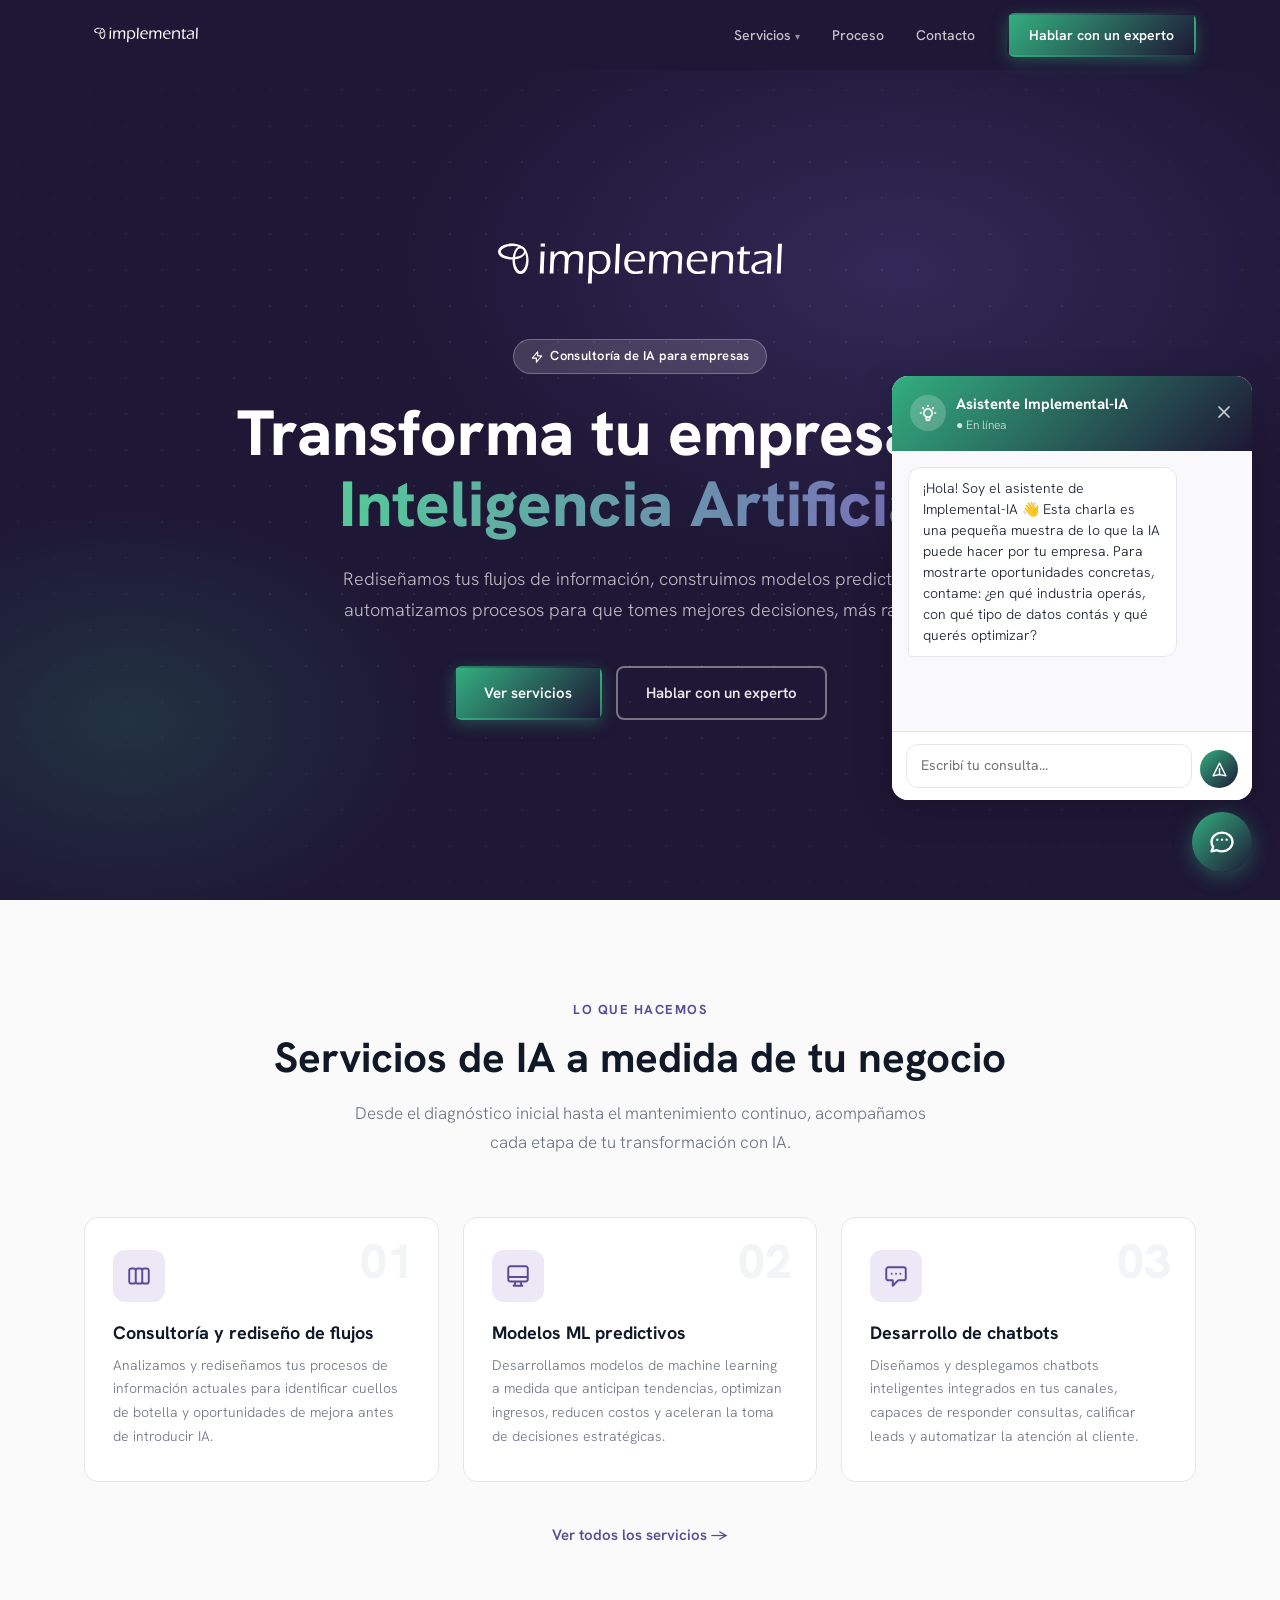
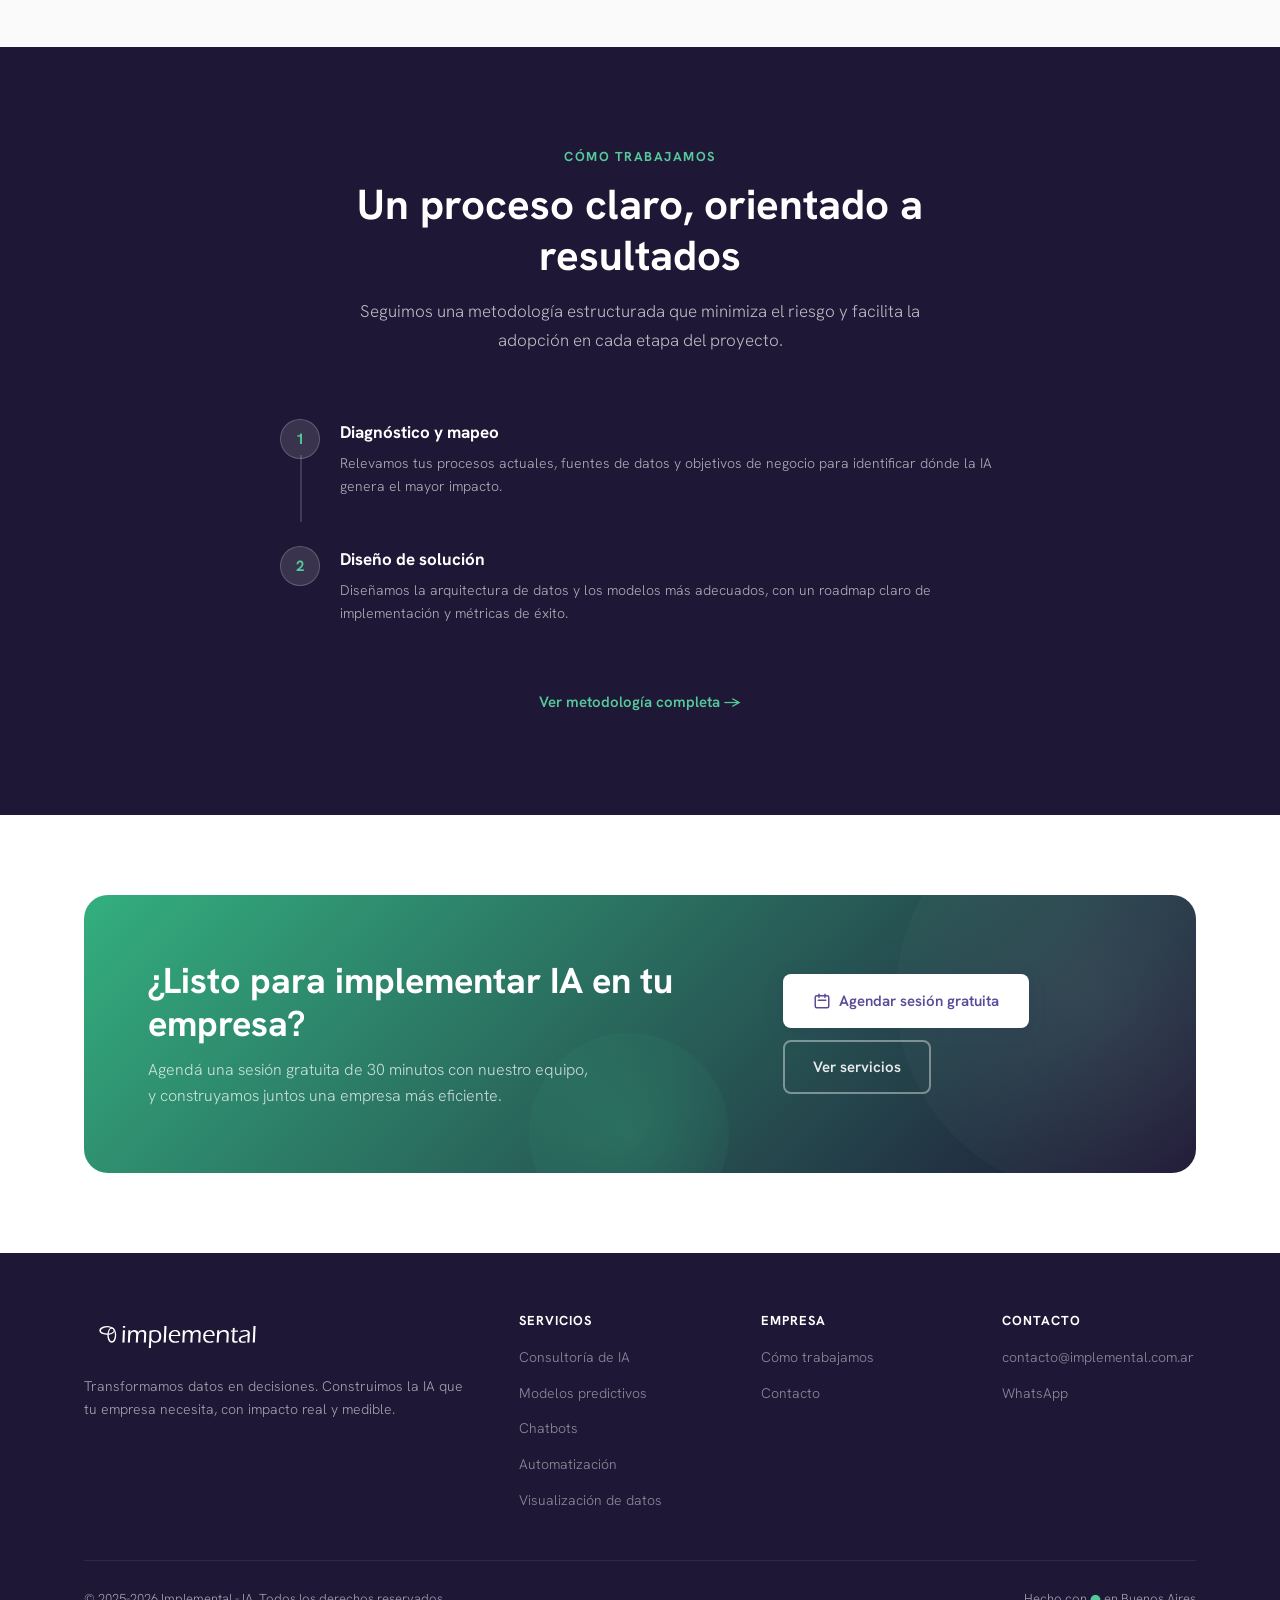
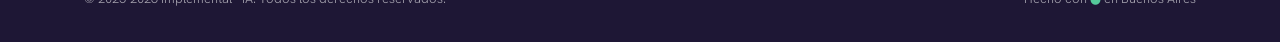
<file: index.html>
<!DOCTYPE html>
<html lang="es">
<head>
  <meta charset="UTF-8" />
  <meta name="viewport" content="width=device-width, initial-scale=1.0" />
  <title>Implemental - IA | Inteligencia Artificial para tu Empresa</title>

  <!-- SEO -->
  <meta name="description" content="Consultora de Inteligencia Artificial en Buenos Aires. Automatizamos procesos, construimos modelos predictivos y rediseñamos flujos de información para empresas que quieren tomar mejores decisiones, más rápido." />
  <meta name="robots" content="index, follow" />
  <link rel="canonical" href="https://implemental.com.ar/" />

  <!-- Open Graph -->
  <meta property="og:type" content="website" />
  <meta property="og:url" content="https://implemental.com.ar/" />
  <meta property="og:title" content="Implemental — Inteligencia Artificial para tu Empresa" />
  <meta property="og:description" content="Automatizamos procesos, construimos modelos predictivos y rediseñamos flujos de información. Consultora de IA en Buenos Aires." />
  <meta property="og:locale" content="es_AR" />
  <meta property="og:site_name" content="Implemental IA" />

  <!-- Twitter Card -->
  <meta name="twitter:card" content="summary_large_image" />
  <meta name="twitter:title" content="Implemental — Inteligencia Artificial para tu Empresa" />
  <meta name="twitter:description" content="Consultora de IA en Buenos Aires. Automatización, modelos predictivos y optimización de procesos para empresas." />

  <!-- JSON-LD -->
  <script type="application/ld+json">
  {
    "@context": "https://schema.org",
    "@type": "Organization",
    "name": "Implemental IA",
    "url": "https://implemental.com.ar",
    "description": "Consultora de Inteligencia Artificial para empresas en Buenos Aires. Automatización de procesos, modelos predictivos y optimización de flujos de información.",
    "address": {
      "@type": "PostalAddress",
      "addressLocality": "Buenos Aires",
      "addressCountry": "AR"
    },
    "sameAs": [],
    "serviceType": ["Consultoría de Inteligencia Artificial", "Automatización de procesos", "Modelos predictivos", "Chatbots empresariales"]
  }
  </script>

  <!-- GA4 -->
  <script async src="https://www.googletagmanager.com/gtag/js?id=G-WNLGPR5VN7"></script>
  <script>
    window.dataLayer = window.dataLayer || [];
    function gtag(){dataLayer.push(arguments);}
    gtag('js', new Date());
    gtag('config', 'G-WNLGPR5VN7');
  </script>

  <link rel="preconnect" href="https://fonts.googleapis.com" />
  <link rel="preconnect" href="https://fonts.gstatic.com" crossorigin />
  <link href="https://fonts.googleapis.com/css2?family=Hanken+Grotesk:wght@300;400;500;600;700;800&display=swap" rel="stylesheet" />
  <link rel="stylesheet" href="styles.css" />

  <style>
    /* ─── HOME: Hero ─── */
    .hero-dark {
      text-align: center;
    }
    .hero-dark-content {
      position: relative;
      z-index: 1;
      max-width: 820px;
      margin: 0 auto;
    }
    .hero-logo {
      display: flex;
      justify-content: center;
      margin-bottom: 32px;
    }
    .hero-badge {
      margin-bottom: 24px;
    }
    .hero-title {
      font-size: clamp(38px, 5.5vw, 64px);
      font-weight: 800;
      color: var(--white);
      line-height: 1.1;
      margin-bottom: 24px;
    }
    .hero-title .accent {
      background: linear-gradient(90deg, #55C99A, #7A6AB9);
      -webkit-background-clip: text;
      -webkit-text-fill-color: transparent;
      background-clip: text;
    }
    .hero-desc {
      font-size: 18px;
      font-weight: 300;
      color: rgba(255,255,255,.72);
      line-height: 1.75;
      margin: 0 auto 40px;
      max-width: 600px;
    }
    .hero-actions {
      display: flex;
      gap: 14px;
      flex-wrap: wrap;
      justify-content: center;
    }

    /* ─── HOME: Services Preview ─── */
    .services-preview {
      padding: 100px 0;
      background: var(--bg-subtle);
    }
    .services-header {
      text-align: center;
      margin-bottom: 60px;
    }
    .services-link {
      text-align: center;
      margin-top: 40px;
    }
    .services-link a {
      font-size: 15px;
      font-weight: 600;
      color: var(--violet);
      transition: color .2s;
    }
    .services-link a:hover { color: var(--violet-dark); }

    /* ─── HOME: Process Preview (dark) ─── */
    .process-preview {
      padding: 100px 0;
      background: var(--dark);
    }
    .process-preview-inner {
      max-width: 720px;
      margin: 0 auto;
    }
    .process-preview-header {
      text-align: center;
      margin-bottom: 16px;
    }
    .process-preview-header .section-sub-white {
      margin: 0 auto;
    }
    .process-link {
      text-align: center;
      margin-top: 40px;
    }
    .process-link a {
      font-size: 15px;
      font-weight: 600;
      color: var(--green-light);
      transition: color .2s;
    }
    .process-link a:hover { color: var(--white); }
  </style>
</head>
<body>

<!-- ══ NAV ══ -->
<nav id="navbar">
  <div class="container">
    <div class="nav-inner">
      <a href="index.html" class="logo">
        <img src="logo_implemental_oficial.svg" alt="Implemental - IA" style="height:32px;width:auto;filter:brightness(0) invert(1);" />
      </a>
      <ul class="nav-links">
        <li class="nav-item has-dropdown">
          <a href="servicios.html">Servicios</a>
          <div class="nav-dropdown">
            <a href="servicios/consultoria-flujos.html"><span class="dd-num">01</span>Consultoría y rediseño de flujos</a>
            <a href="servicios/modelos-predictivos.html"><span class="dd-num">02</span>Modelos ML predictivos</a>
            <a href="servicios/chatbots.html"><span class="dd-num">03</span>Desarrollo de chatbots</a>
            <a href="servicios/automatizacion.html"><span class="dd-num">04</span>Automatización de procesos</a>
            <a href="servicios/mantenimiento.html"><span class="dd-num">05</span>Mantenimiento y mejora continua</a>
            <a href="servicios/visualizacion-datos.html"><span class="dd-num">06</span>Visualización de datos</a>
            <a href="servicios/marketing.html"><span class="dd-num">07</span>Marketing</a>
            <a href="servicios/ecommerce-growth.html"><span class="dd-num">08</span>E-commerce Growth</a>
            <a href="servicios/agentes.html"><span class="dd-num">09</span>Configuración y entrenamiento de Agentes</a>
          </div>
        </li>
        <li><a href="proceso.html">Proceso</a></li>
        <li><a href="contacto.html">Contacto</a></li>
      </ul>
      <div class="nav-cta">
        <a href="contacto.html" class="btn btn-primary btn-sm">Hablar con un experto</a>
      </div>
      <div class="hamburger" id="hamburger" onclick="toggleMenu()">
        <span></span><span></span><span></span>
      </div>
    </div>
  </div>
</nav>

<!-- Mobile menu -->
<div class="mobile-menu" id="mobileMenu" onclick="closeMenu(event)">
  <div class="mobile-menu-panel">
    <a href="servicios.html" onclick="closeMenuDirect()">Servicios</a>
    <a href="servicios/consultoria-flujos.html" onclick="closeMenuDirect()" style="font-size:14px;padding-left:16px;opacity:.8;">01 · Consultoría y rediseño de flujos</a>
    <a href="servicios/modelos-predictivos.html" onclick="closeMenuDirect()" style="font-size:14px;padding-left:16px;opacity:.8;">02 · Modelos ML predictivos</a>
    <a href="servicios/chatbots.html" onclick="closeMenuDirect()" style="font-size:14px;padding-left:16px;opacity:.8;">03 · Desarrollo de chatbots</a>
    <a href="servicios/automatizacion.html" onclick="closeMenuDirect()" style="font-size:14px;padding-left:16px;opacity:.8;">04 · Automatización de procesos</a>
    <a href="servicios/mantenimiento.html" onclick="closeMenuDirect()" style="font-size:14px;padding-left:16px;opacity:.8;">05 · Mantenimiento y mejora continua</a>
    <a href="servicios/visualizacion-datos.html" onclick="closeMenuDirect()" style="font-size:14px;padding-left:16px;opacity:.8;">06 · Visualización de datos</a>
    <a href="servicios/marketing.html" onclick="closeMenuDirect()" style="font-size:14px;padding-left:16px;opacity:.8;">07 · Marketing</a>
    <a href="servicios/ecommerce-growth.html" onclick="closeMenuDirect()" style="font-size:14px;padding-left:16px;opacity:.8;">08 · E-commerce Growth</a>
    <a href="servicios/agentes.html" onclick="closeMenuDirect()" style="font-size:14px;padding-left:16px;opacity:.8;">09 · Configuración y entrenamiento de Agentes</a>
    <a href="proceso.html" onclick="closeMenuDirect()">Proceso</a>
    <a href="contacto.html" onclick="closeMenuDirect()">Contacto</a>
    <a href="contacto.html" class="btn btn-primary" onclick="closeMenuDirect()" style="justify-content:center;margin-top:16px;">Hablar con un experto</a>
  </div>
</div>

<!-- ══ HERO ══ -->
<section class="hero-dark">
  <div class="hero-dark-bg"></div>
  <div class="container">
    <div class="hero-dark-content">
      <div class="hero-logo">
        <img src="logo_implemental_oficial.svg" alt="Implemental - IA" style="width:min(340px,65vw);height:auto;filter:brightness(0) invert(1);" />
      </div>
      <div class="hero-badge">
        <span class="badge">
          <svg fill="none" stroke="currentColor" stroke-width="2" viewBox="0 0 24 24" aria-hidden="true"><path stroke-linecap="round" stroke-linejoin="round" d="M13 10V3L4 14h7v7l9-11h-7z"/></svg>
          Consultoría de IA para empresas
        </span>
      </div>
      <h1 class="hero-title">
        Transforma tu empresa con <span class="accent">Inteligencia Artificial</span>
      </h1>
      <p class="hero-desc">
        Rediseñamos tus flujos de información, construimos modelos predictivos y automatizamos procesos para que tomes mejores decisiones, más rápido.
      </p>
      <div class="hero-actions">
        <a href="servicios.html" class="btn btn-primary">Ver servicios</a>
        <a href="contacto.html" class="btn btn-ghost">Hablar con un experto</a>
      </div>
    </div>
  </div>
</section>

<!-- ══ SERVICES PREVIEW ══ -->
<section class="services-preview">
  <div class="container">
    <div class="services-header reveal">
      <span class="section-label">Lo que hacemos</span>
      <h2 class="section-title">Servicios de IA a medida de tu negocio</h2>
      <p class="section-sub" style="margin:0 auto;">Desde el diagnóstico inicial hasta el mantenimiento continuo, acompañamos cada etapa de tu transformación con IA.</p>
    </div>

    <div class="services-grid">
      <!-- 01 -->
      <div class="service-card reveal">
        <span class="service-num">01</span>
        <div class="service-icon">
          <svg fill="none" stroke="currentColor" stroke-width="1.8" viewBox="0 0 24 24" aria-hidden="true">
            <path stroke-linecap="round" stroke-linejoin="round" d="M9 17V7m0 10a2 2 0 01-2 2H5a2 2 0 01-2-2V7a2 2 0 012-2h2a2 2 0 012 2m0 10a2 2 0 002 2h2a2 2 0 002-2M9 7a2 2 0 012-2h2a2 2 0 012 2m0 10V7m0 10a2 2 0 002 2h2a2 2 0 002-2V7a2 2 0 00-2-2h-2a2 2 0 00-2 2"/>
          </svg>
        </div>
        <h3 class="service-title">Consultoría y rediseño de flujos</h3>
        <p class="service-desc">Analizamos y rediseñamos tus procesos de información actuales para identificar cuellos de botella y oportunidades de mejora antes de introducir IA.</p>
      </div>

      <!-- 02 -->
      <div class="service-card reveal">
        <span class="service-num">02</span>
        <div class="service-icon">
          <svg fill="none" stroke="currentColor" stroke-width="1.8" viewBox="0 0 24 24" aria-hidden="true">
            <path stroke-linecap="round" stroke-linejoin="round" d="M9.75 17L9 20l-1 1h8l-1-1-.75-3M3 13h18M5 17h14a2 2 0 002-2V5a2 2 0 00-2-2H5a2 2 0 00-2 2v10a2 2 0 002 2z"/>
          </svg>
        </div>
        <h3 class="service-title">Modelos ML predictivos</h3>
        <p class="service-desc">Desarrollamos modelos de machine learning a medida que anticipan tendencias, optimizan ingresos, reducen costos y aceleran la toma de decisiones estratégicas.</p>
      </div>

      <!-- 03 -->
      <div class="service-card reveal">
        <span class="service-num">03</span>
        <div class="service-icon">
          <svg fill="none" stroke="currentColor" stroke-width="1.8" viewBox="0 0 24 24" aria-hidden="true">
            <path stroke-linecap="round" stroke-linejoin="round" d="M8 10h.01M12 10h.01M16 10h.01M9 16H5a2 2 0 01-2-2V6a2 2 0 012-2h14a2 2 0 012 2v8a2 2 0 01-2 2h-5l-5 5v-5z"/>
          </svg>
        </div>
        <h3 class="service-title">Desarrollo de chatbots</h3>
        <p class="service-desc">Diseñamos y desplegamos chatbots inteligentes integrados en tus canales, capaces de responder consultas, calificar leads y automatizar la atención al cliente.</p>
      </div>
    </div>

    <div class="services-link reveal">
      <a href="servicios.html">Ver todos los servicios →</a>
    </div>
  </div>
</section>

<!-- ══ PROCESS PREVIEW ══ -->
<section class="process-preview">
  <div class="container">
    <div class="process-preview-inner">
      <div class="process-preview-header reveal">
        <span class="section-label-light">Cómo trabajamos</span>
        <h2 class="section-title-white">Un proceso claro, orientado a resultados</h2>
        <p class="section-sub-white">Seguimos una metodología estructurada que minimiza el riesgo y facilita la adopción en cada etapa del proyecto.</p>
      </div>

      <div class="process-steps reveal">
        <div class="step">
          <div class="step-num">1</div>
          <div class="step-content">
            <div class="step-title">Diagnóstico y mapeo</div>
            <div class="step-desc">Relevamos tus procesos actuales, fuentes de datos y objetivos de negocio para identificar dónde la IA genera el mayor impacto.</div>
          </div>
        </div>
        <div class="step">
          <div class="step-num">2</div>
          <div class="step-content">
            <div class="step-title">Diseño de solución</div>
            <div class="step-desc">Diseñamos la arquitectura de datos y los modelos más adecuados, con un roadmap claro de implementación y métricas de éxito.</div>
          </div>
        </div>
      </div>

      <div class="process-link reveal">
        <a href="proceso.html">Ver metodología completa →</a>
      </div>
    </div>
  </div>
</section>

<!-- ══ CTA BANNER ══ -->
<section class="cta-banner">
  <div class="container">
    <div class="cta-inner reveal">
      <div class="cta-text">
        <h2 class="cta-title">¿Listo para implementar IA en tu empresa?</h2>
        <p class="cta-desc">Agendá una sesión gratuita de 30 minutos con nuestro equipo, y construyamos juntos una empresa más eficiente.</p>
      </div>
      <div class="cta-actions">
        <a href="contacto.html" class="btn btn-white">
          <svg width="18" height="18" fill="none" stroke="currentColor" stroke-width="2" viewBox="0 0 24 24" aria-hidden="true"><path stroke-linecap="round" stroke-linejoin="round" d="M8 7V3m8 4V3m-9 8h10M5 21h14a2 2 0 002-2V7a2 2 0 00-2-2H5a2 2 0 00-2 2v12a2 2 0 002 2z"/></svg>
          Agendar sesión gratuita
        </a>
        <a href="servicios.html" class="btn btn-ghost">Ver servicios</a>
      </div>
    </div>
  </div>
</section>

<!-- ══ FOOTER ══ -->
<footer>
  <div class="container">
    <div class="footer-inner">
      <div class="footer-brand">
        <a href="index.html" class="logo">
          <img src="logo_implemental_oficial.svg" alt="Implemental - IA" style="height:48px;width:auto;filter:brightness(0) invert(1);" />
        </a>
        <p>Transformamos datos en decisiones. Construimos la IA que tu empresa necesita, con impacto real y medible.</p>
      </div>
      <div class="footer-col">
        <h4>Servicios</h4>
        <ul>
          <li><a href="servicios.html">Consultoría de IA</a></li>
          <li><a href="servicios.html">Modelos predictivos</a></li>
          <li><a href="servicios.html">Chatbots</a></li>
          <li><a href="servicios.html">Automatización</a></li>
          <li><a href="servicios.html">Visualización de datos</a></li>
        </ul>
      </div>
      <div class="footer-col">
        <h4>Empresa</h4>
        <ul>
          <li><a href="proceso.html">Cómo trabajamos</a></li>
          <li><a href="contacto.html">Contacto</a></li>
        </ul>
      </div>
      <div class="footer-col">
        <h4>Contacto</h4>
        <ul>
          <li><a href="mailto:contacto@implemental.com.ar">contacto@implemental.com.ar</a></li>
          <li><a href="https://wa.me/5491166465651" target="_blank" rel="noopener noreferrer">WhatsApp</a></li>
        </ul>
      </div>
    </div>
    <div class="footer-bottom">
      <p>&copy; 2025-2026 Implemental - IA. Todos los derechos reservados.</p>
      <p>Hecho con <span class="green-dot">&#9679;</span> en Buenos Aires</p>
    </div>
  </div>
</footer>

<!-- ══ CHATBOT ══ -->
<button id="chat-btn" aria-label="Abrir chat">
  <svg fill="none" stroke="currentColor" stroke-width="2" viewBox="0 0 24 24" aria-hidden="true">
    <path stroke-linecap="round" stroke-linejoin="round" d="M8 10h.01M12 10h.01M16 10h.01M21 12c0 4.418-4.03 8-9 8a9.863 9.863 0 01-4.255-.949L3 20l1.395-3.72C3.512 15.042 3 13.574 3 12c0-4.418 4.03-8 9-8s9 3.582 9 8z"/>
  </svg>
</button>

<div id="chat-window">
  <div id="chat-header">
    <div class="chat-avatar">
      <svg fill="none" stroke="currentColor" stroke-width="2" viewBox="0 0 24 24" aria-hidden="true">
        <path stroke-linecap="round" stroke-linejoin="round" d="M9.663 17h4.673M12 3v1m6.364 1.636l-.707.707M21 12h-1M4 12H3m3.343-5.657l-.707-.707m2.828 9.9a5 5 0 117.072 0l-.548.547A3.374 3.374 0 0014 18.469V19a2 2 0 11-4 0v-.531c0-.895-.356-1.754-.988-2.386l-.548-.547z"/>
      </svg>
    </div>
    <div class="chat-info">
      <div class="chat-name">Asistente Implemental-IA</div>
      <div class="chat-status">● En línea</div>
    </div>
    <button id="chat-close" aria-label="Cerrar chat">
      <svg width="20" height="20" fill="none" stroke="currentColor" stroke-width="2" viewBox="0 0 24 24" aria-hidden="true">
        <path stroke-linecap="round" stroke-linejoin="round" d="M6 18L18 6M6 6l12 12"/>
      </svg>
    </button>
  </div>
  <div id="chat-messages">
    <div class="chat-msg bot">¡Hola! Soy el asistente de Implemental-IA 👋 Esta charla es una pequeña muestra de lo que la IA puede hacer por tu empresa. Para mostrarte oportunidades concretas, contame: ¿en qué industria operás, con qué tipo de datos contás y qué querés optimizar?</div>
  </div>
  <div id="chat-input-row">
    <textarea id="chat-input" placeholder="Escribí tu consulta..." autocomplete="off" rows="1"></textarea>
    <button id="chat-send" aria-label="Enviar">
      <svg fill="none" stroke="currentColor" stroke-width="2" viewBox="0 0 24 24" aria-hidden="true">
        <path stroke-linecap="round" stroke-linejoin="round" d="M12 19l9 2-9-18-9 18 9-2zm0 0v-8"/>
      </svg>
    </button>
  </div>
</div>

<!-- ══ JS ══ -->
<script>
  // Navbar scroll
  const navbar = document.getElementById('navbar');
  window.addEventListener('scroll', () => {
    navbar.classList.toggle('scrolled', window.scrollY > 20);
  });

  // Scroll reveal
  const revealEls = document.querySelectorAll('.reveal');
  const observer = new IntersectionObserver((entries) => {
    entries.forEach((entry, i) => {
      if (entry.isIntersecting) {
        setTimeout(() => entry.target.classList.add('visible'), i * 60);
        observer.unobserve(entry.target);
      }
    });
  }, { threshold: 0.1, rootMargin: '0px 0px -40px 0px' });
  revealEls.forEach(el => observer.observe(el));

  // Mobile menu
  function toggleMenu() {
    document.getElementById('mobileMenu').classList.toggle('open');
  }
  function closeMenu(e) {
    if (e.target === document.getElementById('mobileMenu')) {
      document.getElementById('mobileMenu').classList.remove('open');
    }
  }
  function closeMenuDirect() {
    document.getElementById('mobileMenu').classList.remove('open');
  }

  function gaEvent(name, params) {
    if (typeof gtag !== 'undefined') gtag('event', name, params || {});
  }

  // WhatsApp & email tracking
  document.querySelectorAll('a[href*="wa.me"]').forEach(el => {
    el.addEventListener('click', () => gaEvent('whatsapp_click', { location: el.closest('section')?.id || 'page' }));
  });
  document.querySelectorAll('a[href^="mailto"]').forEach(el => {
    el.addEventListener('click', () => gaEvent('email_click'));
  });

  // Chatbot
  const chatBtn = document.getElementById('chat-btn');
  const chatWindow = document.getElementById('chat-window');
  const chatClose = document.getElementById('chat-close');
  const chatInput = document.getElementById('chat-input');
  const chatSend = document.getElementById('chat-send');
  const chatMessages = document.getElementById('chat-messages');

  let chatHistory = [];
  let chatMessageCount = 0;
  let chatOpened = false;

  if (!localStorage.getItem('chatAutoOpened')) {
    localStorage.setItem('chatAutoOpened', '1');
    setTimeout(() => {
      if (!localStorage.getItem('chatClosed')) {
        chatWindow.classList.add('open');
        if (!chatOpened) {
          chatOpened = true;
          gaEvent('chatbot_auto_open');
        }
      }
    }, 1200);
  }

  chatBtn.addEventListener('click', () => {
    const isOpening = !chatWindow.classList.contains('open');
    chatWindow.classList.toggle('open');
    if (isOpening && !chatOpened) {
      chatOpened = true;
      gaEvent('chatbot_open', { method: 'button' });
    }
  });
  chatClose.addEventListener('click', () => {
    chatWindow.classList.remove('open');
    localStorage.setItem('chatClosed', '1');
    gaEvent('chatbot_close', { messages_sent: chatMessageCount });
  });

  chatInput.addEventListener('input', () => {
    chatInput.style.height = 'auto';
    chatInput.style.height = Math.min(chatInput.scrollHeight, 120) + 'px';
  });
  chatInput.addEventListener('keydown', (e) => {
    if (e.key === 'Enter' && !e.shiftKey) { e.preventDefault(); sendMessage(); }
  });
  chatSend.addEventListener('click', sendMessage);

  function addMsg(text, role) {
    const div = document.createElement('div');
    div.className = 'chat-msg ' + role;
    div.textContent = text;
    chatMessages.appendChild(div);
    chatMessages.scrollTop = chatMessages.scrollHeight;
    return div;
  }

  function showTyping() {
    const div = document.createElement('div');
    div.className = 'chat-msg bot chat-typing';
    div.innerHTML = '<span></span><span></span><span></span>';
    chatMessages.appendChild(div);
    chatMessages.scrollTop = chatMessages.scrollHeight;
    return div;
  }

  async function sendMessage() {
    const text = chatInput.value.trim();
    if (!text) return;
    chatInput.value = '';
    chatInput.style.height = 'auto';
    chatInput.disabled = true;
    chatSend.disabled = true;

    addMsg(text, 'user');
    chatHistory.push({ role: 'user', content: text });
    chatMessageCount++;
    gaEvent('chatbot_message_sent', { message_number: chatMessageCount });

    const typing = showTyping();

    try {
      const res = await fetch('/.netlify/functions/chat', {
        method: 'POST',
        headers: { 'Content-Type': 'application/json' },
        body: JSON.stringify({ messages: chatHistory }),
      });
      const data = await res.json();
      typing.remove();
      const reply = data.message || 'Hubo un error, intenta de nuevo.';
      addMsg(reply, 'bot');
      chatHistory.push({ role: 'assistant', content: reply });
      if (chatMessageCount >= 4) {
        gaEvent('chatbot_handoff', { messages_sent: chatMessageCount });
      }
    } catch {
      typing.remove();
      addMsg('Error de conexión. Intenta de nuevo.', 'bot');
    }

    chatInput.disabled = false;
    chatSend.disabled = false;
    chatInput.focus();
  }
</script>

</body>
</html>
</file>
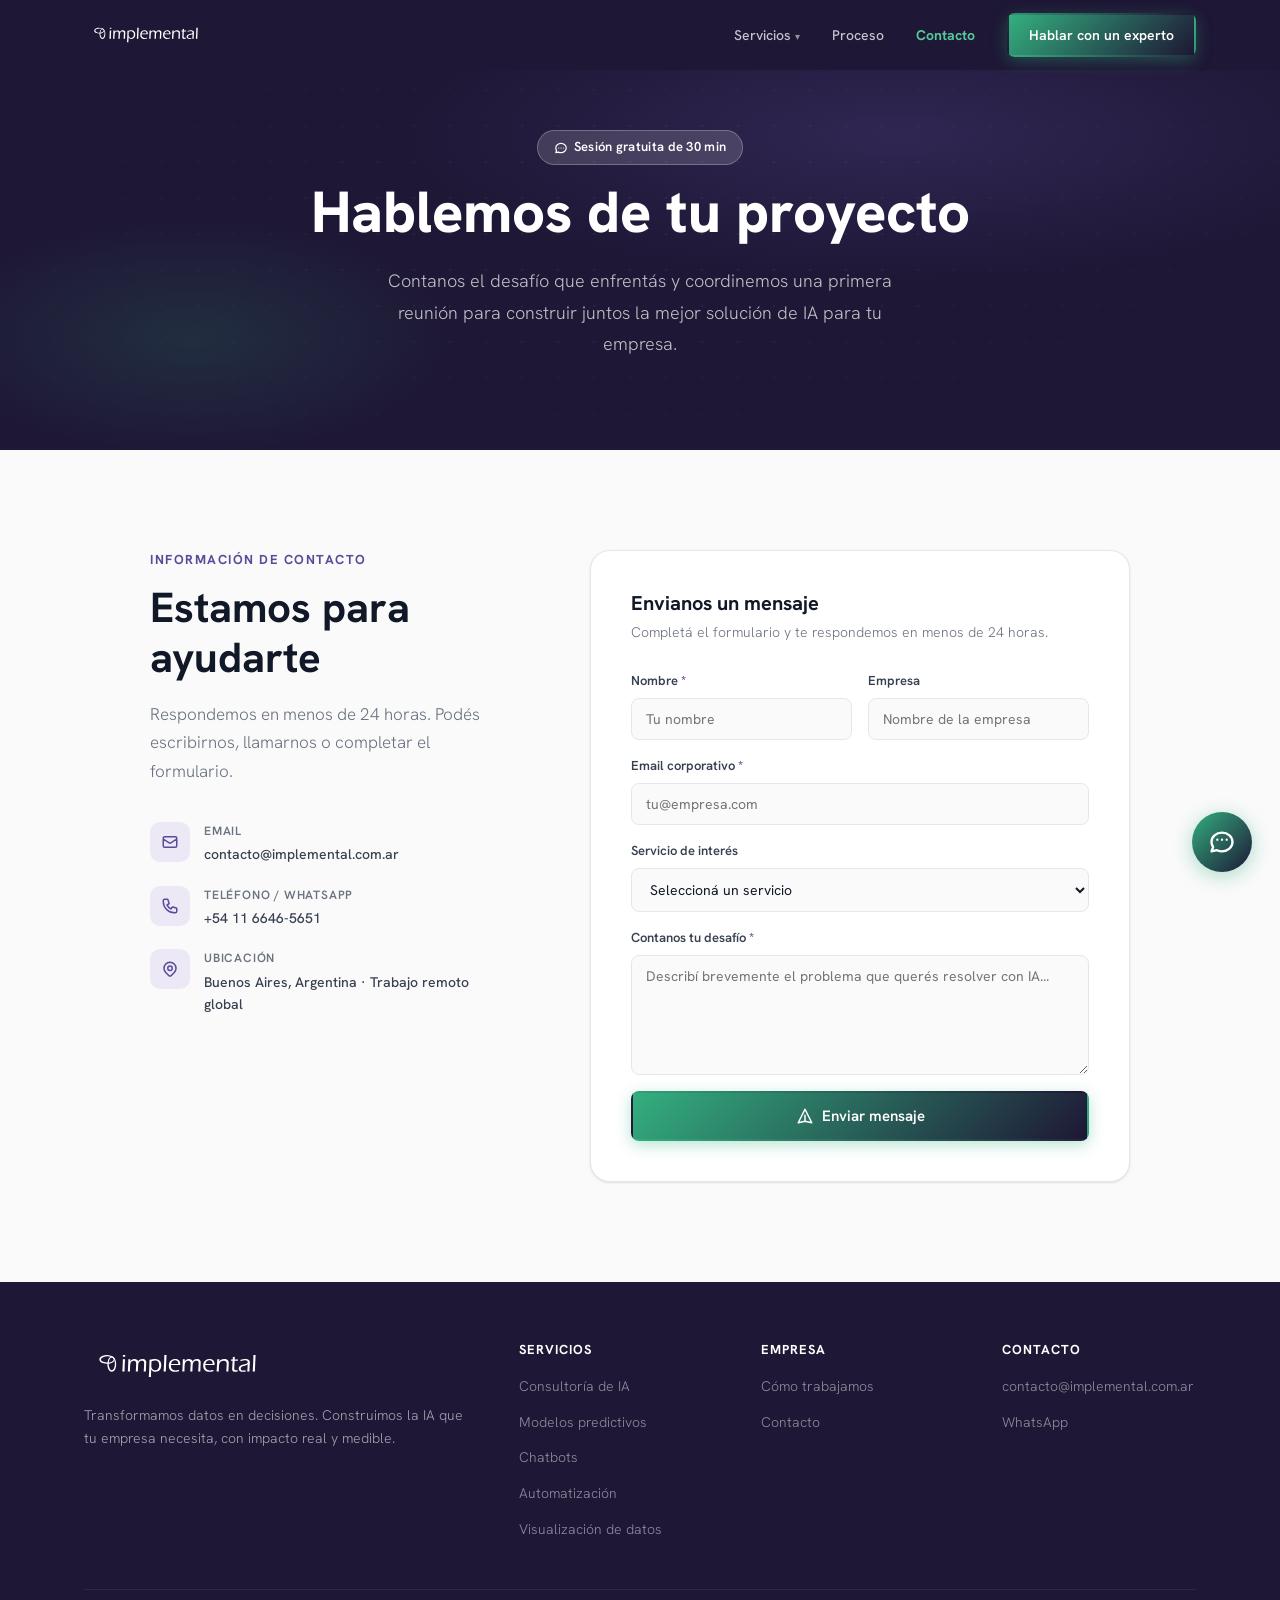
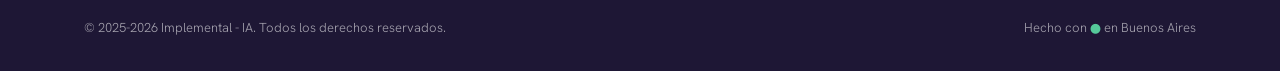
<file: contacto.html>
<!DOCTYPE html>
<html lang="es">
<head>
  <meta charset="UTF-8" />
  <meta name="viewport" content="width=device-width, initial-scale=1.0" />
  <title>Contacto | Implemental - IA</title>

  <!-- SEO -->
  <meta name="description" content="Contactá a Implemental-IA para hablar sobre tu proyecto de inteligencia artificial. Email, WhatsApp y formulario de contacto. Buenos Aires, Argentina." />
  <meta name="robots" content="index, follow" />
  <link rel="canonical" href="https://implemental.com.ar/contacto" />

  <!-- Open Graph -->
  <meta property="og:type" content="website" />
  <meta property="og:url" content="https://implemental.com.ar/contacto" />
  <meta property="og:title" content="Hablemos de tu proyecto de IA — Implemental" />
  <meta property="og:description" content="Agendá una sesión gratuita de 30 minutos. Contanos tu desafío y construimos juntos la mejor solución de IA para tu empresa." />
  <meta property="og:locale" content="es_AR" />
  <meta property="og:site_name" content="Implemental IA" />

  <!-- Twitter Card -->
  <meta name="twitter:card" content="summary_large_image" />
  <meta name="twitter:title" content="Hablemos de tu proyecto de IA — Implemental" />
  <meta name="twitter:description" content="Agendá una sesión gratuita de 30 minutos con el equipo de Implemental-IA." />

  <!-- JSON-LD -->
  <script type="application/ld+json">
  {
    "@context": "https://schema.org",
    "@type": "ContactPage",
    "name": "Contacto — Implemental IA",
    "url": "https://implemental.com.ar/contacto",
    "description": "Página de contacto de Implemental IA. Sesión gratuita de diagnóstico de 30 minutos.",
    "isPartOf": {
      "@type": "WebSite",
      "name": "Implemental IA",
      "url": "https://implemental.com.ar"
    },
    "mainEntity": {
      "@type": "Organization",
      "name": "Implemental IA",
      "email": "contacto@implemental.com.ar",
      "telephone": "+54-11-6646-5651",
      "address": {
        "@type": "PostalAddress",
        "addressLocality": "Buenos Aires",
        "addressCountry": "AR"
      }
    }
  }
  </script>

  <!-- GA4 -->
  <script async src="https://www.googletagmanager.com/gtag/js?id=G-WNLGPR5VN7"></script>
  <script>
    window.dataLayer = window.dataLayer || [];
    function gtag(){dataLayer.push(arguments);}
    gtag('js', new Date());
    gtag('config', 'G-WNLGPR5VN7');
  </script>

  <link rel="preconnect" href="https://fonts.googleapis.com" />
  <link rel="preconnect" href="https://fonts.gstatic.com" crossorigin />
  <link href="https://fonts.googleapis.com/css2?family=Hanken+Grotesk:wght@300;400;500;600;700;800&display=swap" rel="stylesheet" />
  <link rel="stylesheet" href="styles.css" />

  <style>
    /* ─── Contact section ─── */
    .contact-section {
      padding: 100px 0;
      background: var(--bg-subtle);
    }
    .contact-inner {
      display: grid;
      grid-template-columns: 1fr 1.5fr;
      gap: 80px;
      align-items: start;
      max-width: 980px;
      margin: 0 auto;
    }

    /* Info side */
    .contact-info {}
    .contact-items {
      margin-top: 36px;
      display: flex;
      flex-direction: column;
      gap: 20px;
    }
    .contact-item {
      display: flex;
      align-items: flex-start;
      gap: 14px;
    }
    .contact-item-icon {
      width: 40px; height: 40px; min-width: 40px;
      border-radius: 10px;
      background: var(--violet-pale);
      display: flex; align-items: center; justify-content: center;
    }
    .contact-item-icon svg { width: 18px; height: 18px; color: var(--violet); }
    .contact-item-label {
      font-size: 12px;
      font-weight: 600;
      color: var(--gray-500);
      text-transform: uppercase;
      letter-spacing: .8px;
      margin-bottom: 2px;
    }
    .contact-item-val {
      font-size: 14px;
      font-weight: 500;
      color: var(--gray-700);
    }

    /* Form side */
    .contact-form {
      background: var(--white);
      border: 1px solid var(--gray-200);
      border-radius: 20px;
      padding: 40px;
      box-shadow: var(--shadow-sm);
    }
    .contact-form h3 {
      font-size: 20px;
      font-weight: 700;
      color: var(--gray-900);
      margin-bottom: 6px;
    }
    .contact-form .form-intro {
      font-size: 14px;
      color: var(--gray-500);
      margin-bottom: 28px;
    }

    @media (max-width: 900px) {
      .contact-inner {
        grid-template-columns: 1fr;
        gap: 48px;
      }
    }
  </style>
</head>
<body>

<!-- ══ NAV ══ -->
<nav id="navbar">
  <div class="container">
    <div class="nav-inner">
      <a href="index.html" class="logo">
        <img src="logo_implemental_oficial.svg" alt="Implemental - IA" style="height:32px;width:auto;filter:brightness(0) invert(1);" />
      </a>
      <ul class="nav-links">
        <li class="nav-item has-dropdown">
          <a href="servicios.html">Servicios</a>
          <div class="nav-dropdown">
            <a href="servicios/consultoria-flujos.html"><span class="dd-num">01</span>Consultoría y rediseño de flujos</a>
            <a href="servicios/modelos-predictivos.html"><span class="dd-num">02</span>Modelos ML predictivos</a>
            <a href="servicios/chatbots.html"><span class="dd-num">03</span>Desarrollo de chatbots</a>
            <a href="servicios/automatizacion.html"><span class="dd-num">04</span>Automatización de procesos</a>
            <a href="servicios/mantenimiento.html"><span class="dd-num">05</span>Mantenimiento y mejora continua</a>
            <a href="servicios/visualizacion-datos.html"><span class="dd-num">06</span>Visualización de datos</a>
            <a href="servicios/marketing.html"><span class="dd-num">07</span>Marketing</a>
            <a href="servicios/ecommerce-growth.html"><span class="dd-num">08</span>E-commerce Growth</a>
            <a href="servicios/agentes.html"><span class="dd-num">09</span>Configuración y entrenamiento de Agentes</a>
          </div>
        </li>
        <li><a href="proceso.html">Proceso</a></li>
        <li><a href="contacto.html" class="active">Contacto</a></li>
      </ul>
      <div class="nav-cta">
        <a href="contacto.html" class="btn btn-primary btn-sm">Hablar con un experto</a>
      </div>
      <div class="hamburger" id="hamburger" onclick="toggleMenu()">
        <span></span><span></span><span></span>
      </div>
    </div>
  </div>
</nav>

<!-- Mobile menu -->
<div class="mobile-menu" id="mobileMenu" onclick="closeMenu(event)">
  <div class="mobile-menu-panel">
    <a href="servicios.html" onclick="closeMenuDirect()">Servicios</a>
    <a href="servicios/consultoria-flujos.html" onclick="closeMenuDirect()" style="font-size:14px;padding-left:16px;opacity:.8;">01 · Consultoría y rediseño de flujos</a>
    <a href="servicios/modelos-predictivos.html" onclick="closeMenuDirect()" style="font-size:14px;padding-left:16px;opacity:.8;">02 · Modelos ML predictivos</a>
    <a href="servicios/chatbots.html" onclick="closeMenuDirect()" style="font-size:14px;padding-left:16px;opacity:.8;">03 · Desarrollo de chatbots</a>
    <a href="servicios/automatizacion.html" onclick="closeMenuDirect()" style="font-size:14px;padding-left:16px;opacity:.8;">04 · Automatización de procesos</a>
    <a href="servicios/mantenimiento.html" onclick="closeMenuDirect()" style="font-size:14px;padding-left:16px;opacity:.8;">05 · Mantenimiento y mejora continua</a>
    <a href="servicios/visualizacion-datos.html" onclick="closeMenuDirect()" style="font-size:14px;padding-left:16px;opacity:.8;">06 · Visualización de datos</a>
    <a href="servicios/marketing.html" onclick="closeMenuDirect()" style="font-size:14px;padding-left:16px;opacity:.8;">07 · Marketing</a>
    <a href="servicios/ecommerce-growth.html" onclick="closeMenuDirect()" style="font-size:14px;padding-left:16px;opacity:.8;">08 · E-commerce Growth</a>
    <a href="servicios/agentes.html" onclick="closeMenuDirect()" style="font-size:14px;padding-left:16px;opacity:.8;">09 · Configuración y entrenamiento de Agentes</a>
    <a href="proceso.html" onclick="closeMenuDirect()">Proceso</a>
    <a href="contacto.html" class="active" onclick="closeMenuDirect()">Contacto</a>
    <a href="contacto.html" class="btn btn-primary" onclick="closeMenuDirect()" style="justify-content:center;margin-top:16px;">Hablar con un experto</a>
  </div>
</div>

<!-- ══ PAGE HERO ══ -->
<section class="page-hero" style="min-height:50vh;">
  <div class="page-hero-bg"></div>
  <div class="container">
    <div class="page-hero-content">
      <span class="badge">
        <svg fill="none" stroke="currentColor" stroke-width="2" viewBox="0 0 24 24" aria-hidden="true"><path stroke-linecap="round" stroke-linejoin="round" d="M8 12h.01M12 12h.01M16 12h.01M21 12c0 4.418-4.03 8-9 8a9.863 9.863 0 01-4.255-.949L3 20l1.395-3.72C3.512 15.042 3 13.574 3 12c0-4.418 4.03-8 9-8s9 3.582 9 8z"/></svg>
        Sesión gratuita de 30 min
      </span>
      <h1>Hablemos de tu proyecto</h1>
      <p>Contanos el desafío que enfrentás y coordinemos una primera reunión para construir juntos la mejor solución de IA para tu empresa.</p>
    </div>
  </div>
</section>

<!-- ══ CONTACT SECTION ══ -->
<section class="contact-section">
  <div class="container">
    <div class="contact-inner">

      <!-- Info -->
      <div class="contact-info">
        <span class="section-label reveal">Información de contacto</span>
        <h2 class="section-title reveal">Estamos para ayudarte</h2>
        <p class="section-sub reveal">Respondemos en menos de 24 horas. Podés escribirnos, llamarnos o completar el formulario.</p>

        <div class="contact-items">
          <div class="contact-item reveal">
            <div class="contact-item-icon">
              <svg fill="none" stroke="currentColor" stroke-width="2" viewBox="0 0 24 24" aria-hidden="true"><path stroke-linecap="round" stroke-linejoin="round" d="M3 8l7.89 5.26a2 2 0 002.22 0L21 8M5 19h14a2 2 0 002-2V7a2 2 0 00-2-2H5a2 2 0 00-2 2v10a2 2 0 002 2z"/></svg>
            </div>
            <div>
              <div class="contact-item-label">Email</div>
              <div class="contact-item-val"><a href="mailto:contacto@implemental.com.ar" style="color:inherit;">contacto@implemental.com.ar</a></div>
            </div>
          </div>

          <div class="contact-item reveal">
            <div class="contact-item-icon">
              <svg fill="none" stroke="currentColor" stroke-width="2" viewBox="0 0 24 24" aria-hidden="true"><path stroke-linecap="round" stroke-linejoin="round" d="M3 5a2 2 0 012-2h3.28a1 1 0 01.948.684l1.498 4.493a1 1 0 01-.502 1.21l-2.257 1.13a11.042 11.042 0 005.516 5.516l1.13-2.257a1 1 0 011.21-.502l4.493 1.498a1 1 0 01.684.949V19a2 2 0 01-2 2h-1C9.716 21 3 14.284 3 6V5z"/></svg>
            </div>
            <div>
              <div class="contact-item-label">Teléfono / WhatsApp</div>
              <div class="contact-item-val"><a href="https://wa.me/5491166465651" target="_blank" rel="noopener noreferrer" style="color:inherit;">+54 11 6646-5651</a></div>
            </div>
          </div>

          <div class="contact-item reveal">
            <div class="contact-item-icon">
              <svg fill="none" stroke="currentColor" stroke-width="2" viewBox="0 0 24 24" aria-hidden="true"><path stroke-linecap="round" stroke-linejoin="round" d="M17.657 16.657L13.414 20.9a1.998 1.998 0 01-2.827 0l-4.244-4.243a8 8 0 1111.314 0z"/><path stroke-linecap="round" stroke-linejoin="round" d="M15 11a3 3 0 11-6 0 3 3 0 016 0z"/></svg>
            </div>
            <div>
              <div class="contact-item-label">Ubicación</div>
              <div class="contact-item-val">Buenos Aires, Argentina · Trabajo remoto global</div>
            </div>
          </div>
        </div>
      </div>

      <!-- Form -->
      <form id="contact-form" class="contact-form reveal" name="contacto" data-netlify="true" netlify-honeypot="bot-field" onsubmit="handleSubmit(event)">
        <input type="hidden" name="form-name" value="contacto" />
        <input type="hidden" name="bot-field" />
        <input type="hidden" name="chat_historial" id="chat_historial" />
        <input type="hidden" name="como_nos_encontro" id="como_nos_encontro" />

        <h3>Envianos un mensaje</h3>
        <p class="form-intro">Completá el formulario y te respondemos en menos de 24 horas.</p>

        <div class="form-row">
          <div class="form-group">
            <label for="nombre">Nombre <span aria-hidden="true" style="color:var(--violet);">*</span></label>
            <input type="text" id="nombre" name="nombre" placeholder="Tu nombre" required aria-required="true" autocomplete="name" />
          </div>
          <div class="form-group">
            <label for="empresa">Empresa</label>
            <input type="text" id="empresa" name="empresa" placeholder="Nombre de la empresa" autocomplete="organization" />
          </div>
        </div>
        <div class="form-group">
          <label for="email">Email corporativo <span aria-hidden="true" style="color:var(--violet);">*</span></label>
          <input type="email" id="email" name="email" placeholder="tu@empresa.com" required aria-required="true" autocomplete="email" />
        </div>
        <div class="form-group">
          <label for="servicio">Servicio de interés</label>
          <select id="servicio" name="servicio" autocomplete="off">
            <option value="" disabled selected>Seleccioná un servicio</option>
            <option>Consultoría y rediseño de flujos</option>
            <option>Modelos ML predictivos</option>
            <option>Desarrollo de chatbots</option>
            <option>Automatización de procesos</option>
            <option>Mantenimiento y mejora continua</option>
            <option>Visualización de datos</option>
            <option>No sé, necesito orientación</option>
          </select>
        </div>
        <div class="form-group">
          <label for="mensaje">Contanos tu desafío <span aria-hidden="true" style="color:var(--violet);">*</span></label>
          <textarea id="mensaje" name="mensaje" placeholder="Describí brevemente el problema que querés resolver con IA..." required aria-required="true"></textarea>
        </div>
        <button type="submit" class="btn btn-primary form-submit">
          <svg width="18" height="18" fill="none" stroke="currentColor" stroke-width="2" viewBox="0 0 24 24" aria-hidden="true"><path stroke-linecap="round" stroke-linejoin="round" d="M12 19l9 2-9-18-9 18 9-2zm0 0v-8"/></svg>
          Enviar mensaje
        </button>
      </form>

    </div>
  </div>
</section>

<!-- ══ FOOTER ══ -->
<footer>
  <div class="container">
    <div class="footer-inner">
      <div class="footer-brand">
        <a href="index.html" class="logo">
          <img src="logo_implemental_oficial.svg" alt="Implemental - IA" style="height:48px;width:auto;filter:brightness(0) invert(1);" />
        </a>
        <p>Transformamos datos en decisiones. Construimos la IA que tu empresa necesita, con impacto real y medible.</p>
      </div>
      <div class="footer-col">
        <h4>Servicios</h4>
        <ul>
          <li><a href="servicios.html">Consultoría de IA</a></li>
          <li><a href="servicios.html">Modelos predictivos</a></li>
          <li><a href="servicios.html">Chatbots</a></li>
          <li><a href="servicios.html">Automatización</a></li>
          <li><a href="servicios.html">Visualización de datos</a></li>
        </ul>
      </div>
      <div class="footer-col">
        <h4>Empresa</h4>
        <ul>
          <li><a href="proceso.html">Cómo trabajamos</a></li>
          <li><a href="contacto.html">Contacto</a></li>
        </ul>
      </div>
      <div class="footer-col">
        <h4>Contacto</h4>
        <ul>
          <li><a href="mailto:contacto@implemental.com.ar">contacto@implemental.com.ar</a></li>
          <li><a href="https://wa.me/5491166465651" target="_blank" rel="noopener noreferrer">WhatsApp</a></li>
        </ul>
      </div>
    </div>
    <div class="footer-bottom">
      <p>&copy; 2025-2026 Implemental - IA. Todos los derechos reservados.</p>
      <p>Hecho con <span class="green-dot">&#9679;</span> en Buenos Aires</p>
    </div>
  </div>
</footer>

<!-- ══ CHATBOT ══ -->
<button id="chat-btn" aria-label="Abrir chat">
  <svg fill="none" stroke="currentColor" stroke-width="2" viewBox="0 0 24 24" aria-hidden="true">
    <path stroke-linecap="round" stroke-linejoin="round" d="M8 10h.01M12 10h.01M16 10h.01M21 12c0 4.418-4.03 8-9 8a9.863 9.863 0 01-4.255-.949L3 20l1.395-3.72C3.512 15.042 3 13.574 3 12c0-4.418 4.03-8 9-8s9 3.582 9 8z"/>
  </svg>
</button>

<div id="chat-window">
  <div id="chat-header">
    <div class="chat-avatar">
      <svg fill="none" stroke="currentColor" stroke-width="2" viewBox="0 0 24 24" aria-hidden="true">
        <path stroke-linecap="round" stroke-linejoin="round" d="M9.663 17h4.673M12 3v1m6.364 1.636l-.707.707M21 12h-1M4 12H3m3.343-5.657l-.707-.707m2.828 9.9a5 5 0 117.072 0l-.548.547A3.374 3.374 0 0014 18.469V19a2 2 0 11-4 0v-.531c0-.895-.356-1.754-.988-2.386l-.548-.547z"/>
      </svg>
    </div>
    <div class="chat-info">
      <div class="chat-name">Asistente Implemental-IA</div>
      <div class="chat-status">● En línea</div>
    </div>
    <button id="chat-close" aria-label="Cerrar chat">
      <svg width="20" height="20" fill="none" stroke="currentColor" stroke-width="2" viewBox="0 0 24 24" aria-hidden="true">
        <path stroke-linecap="round" stroke-linejoin="round" d="M6 18L18 6M6 6l12 12"/>
      </svg>
    </button>
  </div>
  <div id="chat-messages">
    <div class="chat-msg bot">¡Hola! Soy el asistente de Implemental-IA 👋 Esta charla es una pequeña muestra de lo que la IA puede hacer por tu empresa. Para mostrarte oportunidades concretas, contame: ¿en qué industria operás, con qué tipo de datos contás y qué querés optimizar?</div>
  </div>
  <div id="chat-input-row">
    <textarea id="chat-input" placeholder="Escribí tu consulta..." autocomplete="off" rows="1"></textarea>
    <button id="chat-send" aria-label="Enviar">
      <svg fill="none" stroke="currentColor" stroke-width="2" viewBox="0 0 24 24" aria-hidden="true">
        <path stroke-linecap="round" stroke-linejoin="round" d="M12 19l9 2-9-18-9 18 9-2zm0 0v-8"/>
      </svg>
    </button>
  </div>
</div>

<!-- ══ JS ══ -->
<script>
  const navbar = document.getElementById('navbar');
  window.addEventListener('scroll', () => {
    navbar.classList.toggle('scrolled', window.scrollY > 20);
  });

  const revealEls = document.querySelectorAll('.reveal');
  const observer = new IntersectionObserver((entries) => {
    entries.forEach((entry, i) => {
      if (entry.isIntersecting) {
        setTimeout(() => entry.target.classList.add('visible'), i * 60);
        observer.unobserve(entry.target);
      }
    });
  }, { threshold: 0.1, rootMargin: '0px 0px -40px 0px' });
  revealEls.forEach(el => observer.observe(el));

  function toggleMenu() {
    document.getElementById('mobileMenu').classList.toggle('open');
  }
  function closeMenu(e) {
    if (e.target === document.getElementById('mobileMenu')) {
      document.getElementById('mobileMenu').classList.remove('open');
    }
  }
  function closeMenuDirect() {
    document.getElementById('mobileMenu').classList.remove('open');
  }

  function gaEvent(name, params) {
    if (typeof gtag !== 'undefined') gtag('event', name, params || {});
  }

  document.querySelectorAll('a[href*="wa.me"]').forEach(el => {
    el.addEventListener('click', () => gaEvent('whatsapp_click', { location: el.closest('section')?.id || 'page' }));
  });
  document.querySelectorAll('a[href^="mailto"]').forEach(el => {
    el.addEventListener('click', () => gaEvent('email_click'));
  });

  // Capturar referrer
  document.getElementById('como_nos_encontro').value = document.referrer || 'Acceso directo';

  // Form submit
  async function handleSubmit(e) {
    e.preventDefault();
    const btn = e.target.querySelector('button[type="submit"]');

    // Incluir historial del chat
    if (typeof chatHistory !== 'undefined' && chatHistory.length > 0) {
      const historialTexto = chatHistory.map(m =>
        (m.role === 'user' ? 'Usuario: ' : 'Bot: ') + m.content
      ).join('\n');
      document.getElementById('chat_historial').value = historialTexto;
    } else {
      document.getElementById('chat_historial').value = 'No hubo conversación con el chatbot.';
    }

    const formData = new FormData(e.target);

    try {
      await fetch('/', { method: 'POST', headers: { 'Content-Type': 'application/x-www-form-urlencoded' },
        body: new URLSearchParams(formData).toString() });

      btn.textContent = '¡Mensaje enviado!';
      btn.style.background = 'var(--green)';
      btn.style.boxShadow = '0 4px 16px rgba(16,185,129,.35)';
      e.target.reset();

      gaEvent('form_submit', {
        servicio: formData.get('servicio') || 'no especificado',
        chatbot_usado: chatHistory && chatHistory.length > 0,
        mensajes_chat: chatHistory ? Math.floor(chatHistory.length / 2) : 0
      });

      setTimeout(() => {
        btn.innerHTML = `<svg width="18" height="18" fill="none" stroke="currentColor" stroke-width="2" viewBox="0 0 24 24" aria-hidden="true"><path stroke-linecap="round" stroke-linejoin="round" d="M12 19l9 2-9-18-9 18 9-2zm0 0v-8"/></svg> Enviar mensaje`;
        btn.style.background = '';
        btn.style.boxShadow = '';
      }, 3000);
    } catch {
      btn.textContent = 'Error al enviar. Intentá de nuevo.';
      setTimeout(() => {
        btn.innerHTML = `<svg width="18" height="18" fill="none" stroke="currentColor" stroke-width="2" viewBox="0 0 24 24" aria-hidden="true"><path stroke-linecap="round" stroke-linejoin="round" d="M12 19l9 2-9-18-9 18 9-2zm0 0v-8"/></svg> Enviar mensaje`;
      }, 3000);
    }
  }

  // Chatbot
  const chatBtn = document.getElementById('chat-btn');
  const chatWindow = document.getElementById('chat-window');
  const chatClose = document.getElementById('chat-close');
  const chatInput = document.getElementById('chat-input');
  const chatSend = document.getElementById('chat-send');
  const chatMessages = document.getElementById('chat-messages');

  let chatHistory = [];
  let chatMessageCount = 0;
  let chatOpened = false;

if (!localStorage.getItem('chatAutoOpened')) {
    localStorage.setItem('chatAutoOpened', '1');
    setTimeout(() => {
      if (!localStorage.getItem('chatClosed')) {
        chatWindow.classList.add('open');
        if (!chatOpened) { chatOpened = true; gaEvent('chatbot_auto_open'); }
      }
    }, 1200);
  }

  chatBtn.addEventListener('click', () => {
    const isOpening = !chatWindow.classList.contains('open');
    chatWindow.classList.toggle('open');
    if (isOpening && !chatOpened) {
      chatOpened = true;
      gaEvent('chatbot_open', { method: 'button' });
    }
  });
  chatClose.addEventListener('click', () => {
    chatWindow.classList.remove('open');
    localStorage.setItem('chatClosed', '1');
    gaEvent('chatbot_close', { messages_sent: chatMessageCount });
  });

  chatInput.addEventListener('input', () => {
    chatInput.style.height = 'auto';
    chatInput.style.height = Math.min(chatInput.scrollHeight, 120) + 'px';
  });
  chatInput.addEventListener('keydown', (e) => {
    if (e.key === 'Enter' && !e.shiftKey) { e.preventDefault(); sendMessage(); }
  });
  chatSend.addEventListener('click', sendMessage);

  function addMsg(text, role) {
    const div = document.createElement('div');
    div.className = 'chat-msg ' + role;
    div.textContent = text;
    chatMessages.appendChild(div);
    chatMessages.scrollTop = chatMessages.scrollHeight;
    return div;
  }

  function showTyping() {
    const div = document.createElement('div');
    div.className = 'chat-msg bot chat-typing';
    div.innerHTML = '<span></span><span></span><span></span>';
    chatMessages.appendChild(div);
    chatMessages.scrollTop = chatMessages.scrollHeight;
    return div;
  }

  async function sendMessage() {
    const text = chatInput.value.trim();
    if (!text) return;
    chatInput.value = '';
    chatInput.style.height = 'auto';
    chatInput.disabled = true;
    chatSend.disabled = true;

    addMsg(text, 'user');
    chatHistory.push({ role: 'user', content: text });
    chatMessageCount++;
    gaEvent('chatbot_message_sent', { message_number: chatMessageCount });

    const typing = showTyping();

    try {
      const res = await fetch('/.netlify/functions/chat', {
        method: 'POST',
        headers: { 'Content-Type': 'application/json' },
        body: JSON.stringify({ messages: chatHistory }),
      });
      const data = await res.json();
      typing.remove();
      const reply = data.message || 'Hubo un error, intenta de nuevo.';
      addMsg(reply, 'bot');
      chatHistory.push({ role: 'assistant', content: reply });
      if (chatMessageCount >= 4) {
        gaEvent('chatbot_handoff', { messages_sent: chatMessageCount });
      }
    } catch {
      typing.remove();
      addMsg('Error de conexión. Intenta de nuevo.', 'bot');
    }

    chatInput.disabled = false;
    chatSend.disabled = false;
    chatInput.focus();
  }
</script>

</body>
</html>
</file>
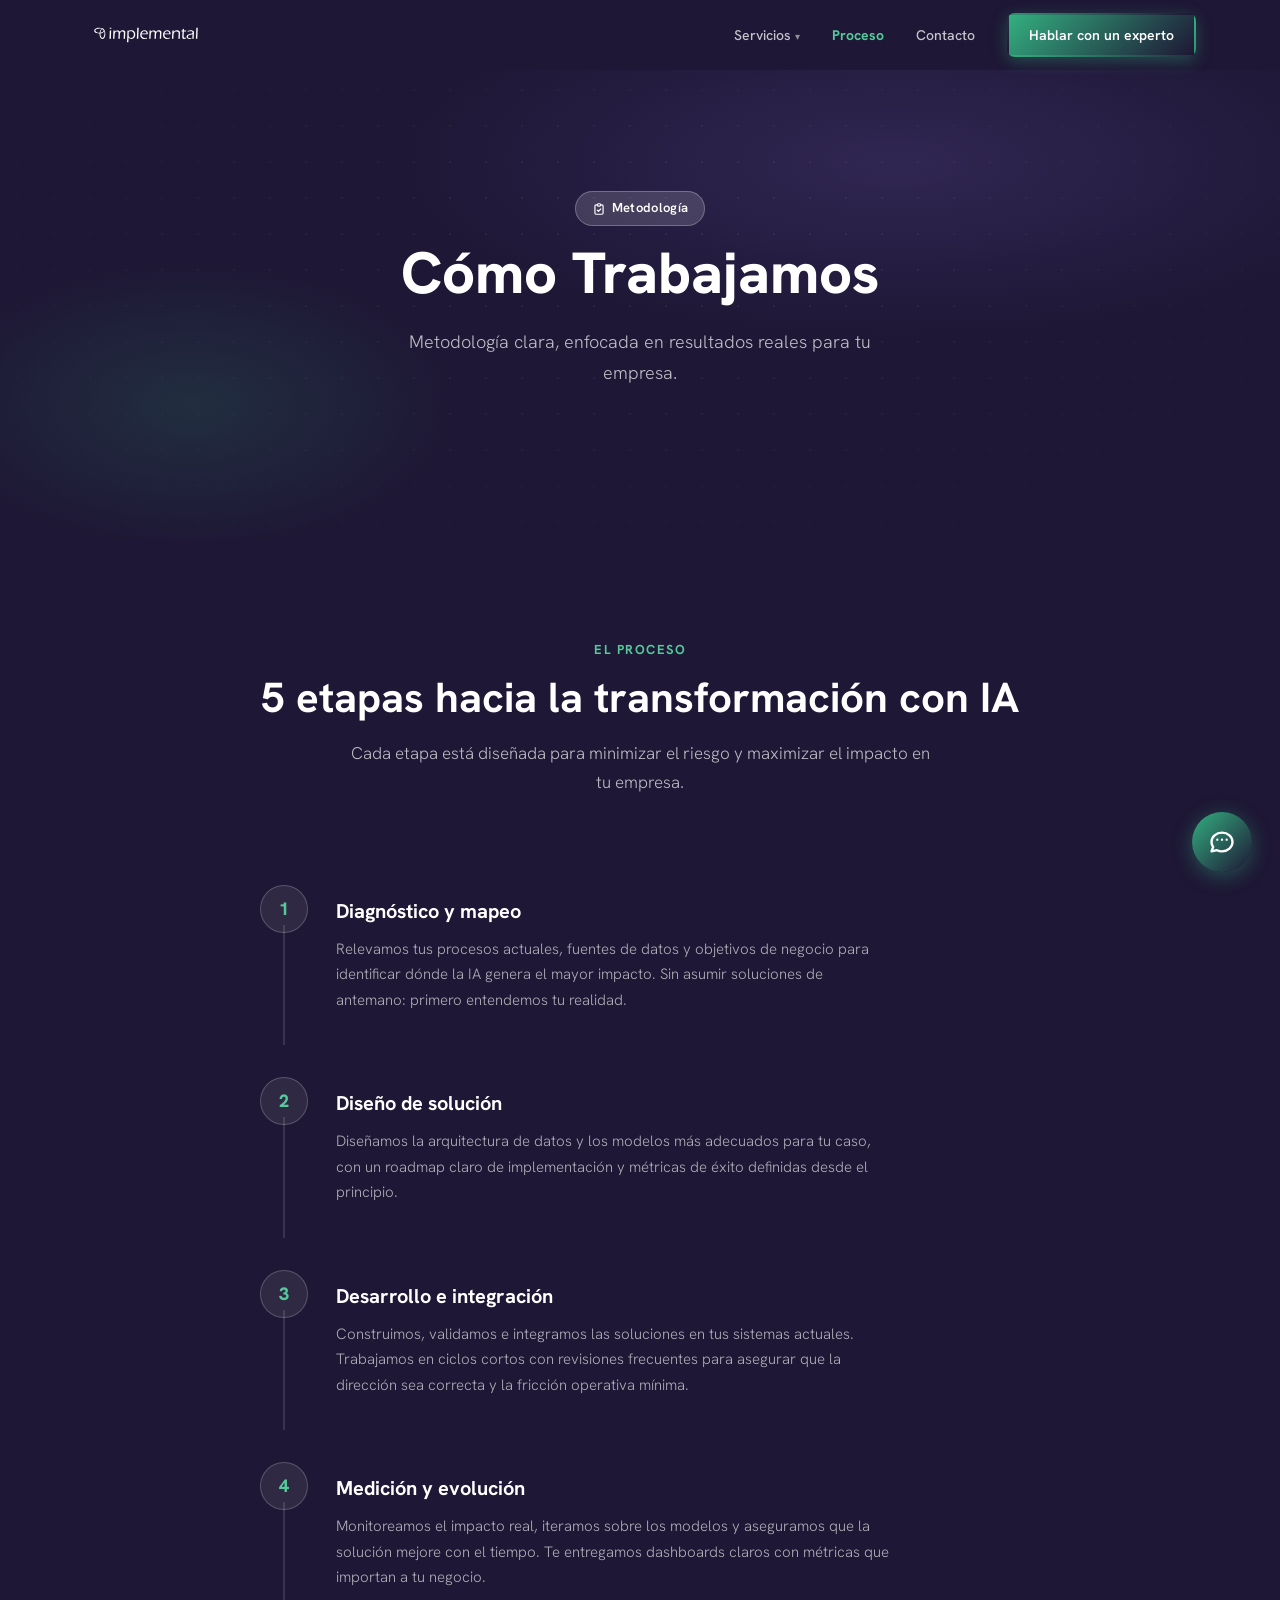
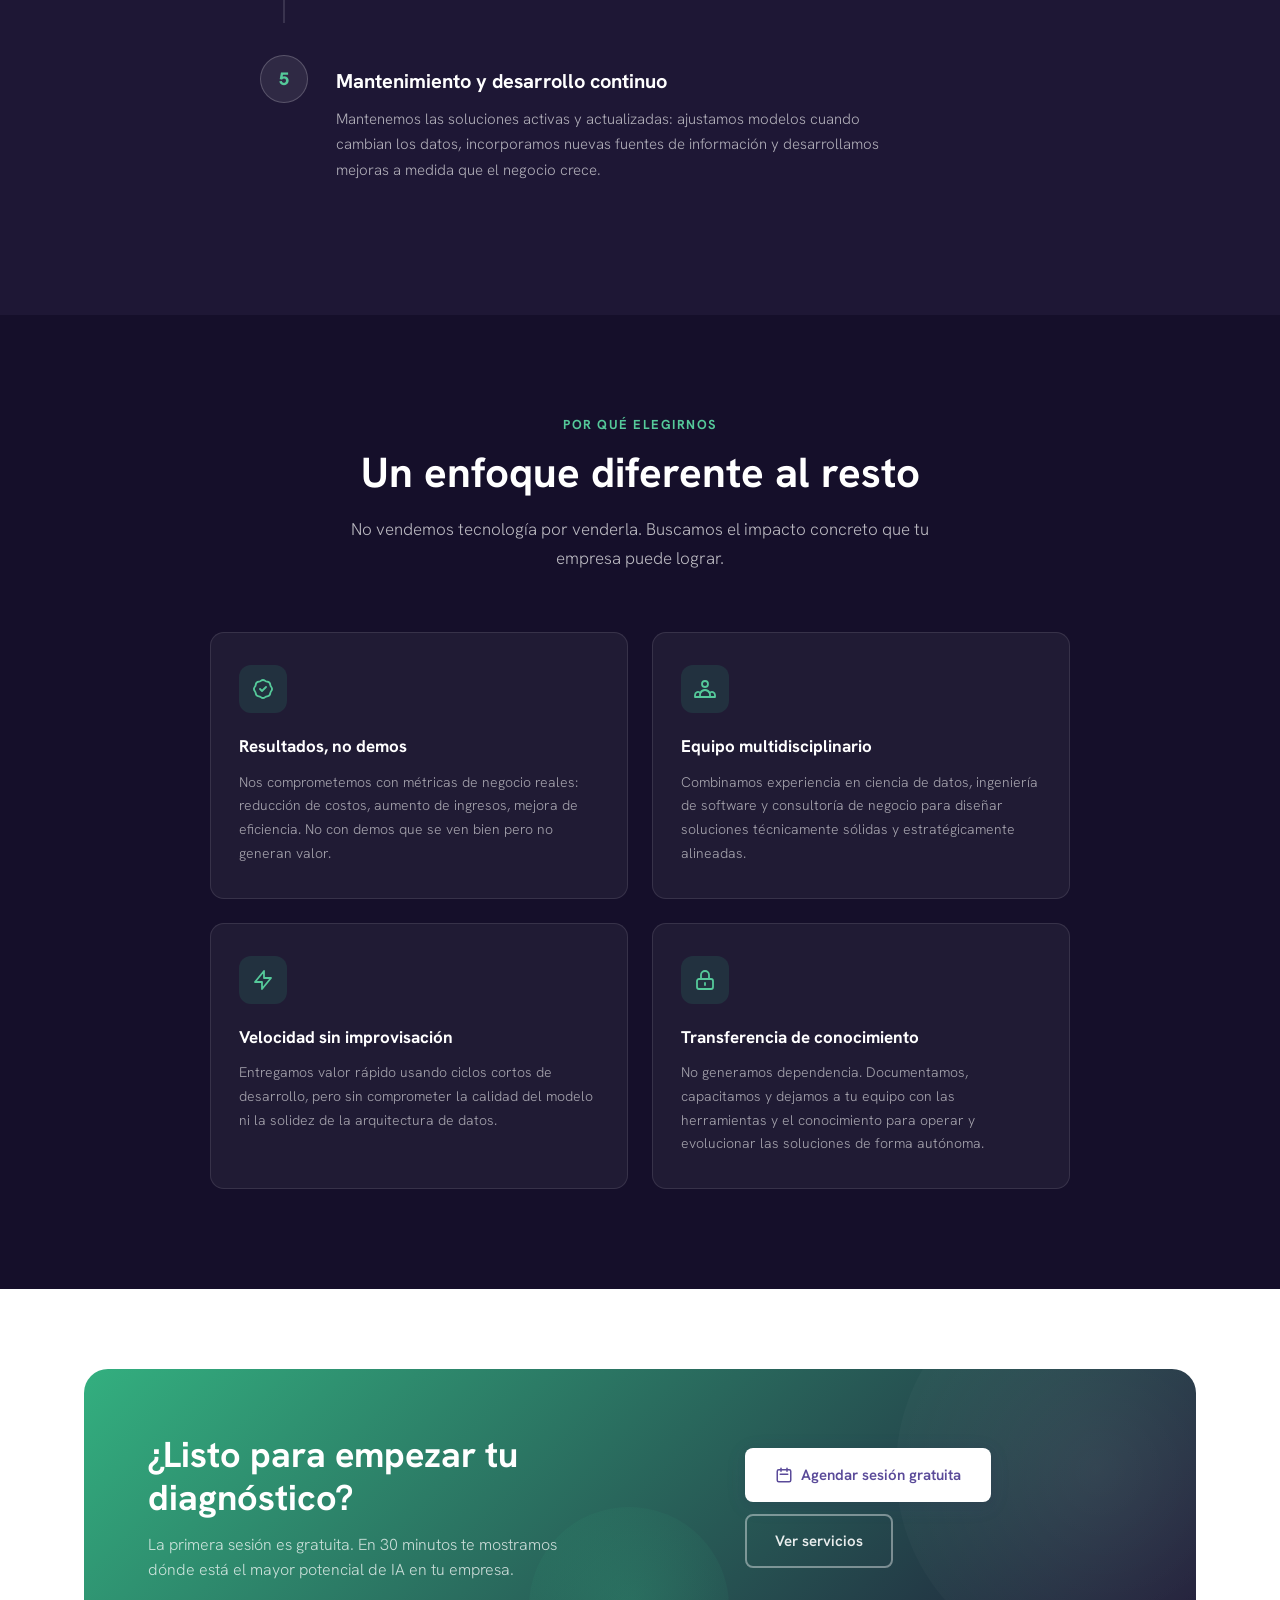
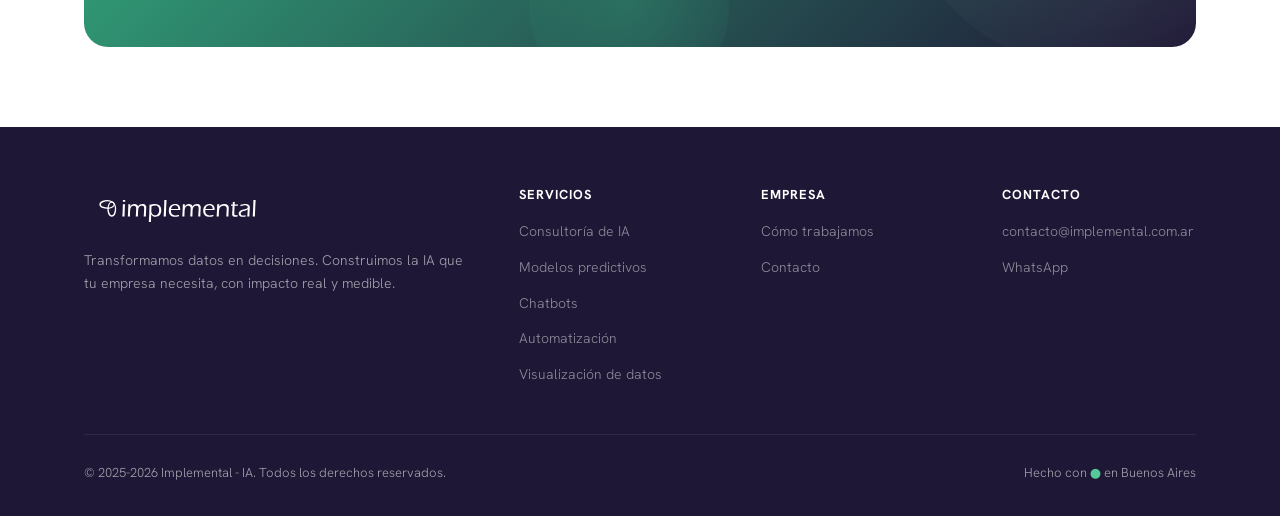
<file: proceso.html>
<!DOCTYPE html>
<html lang="es">
<head>
  <meta charset="UTF-8" />
  <meta name="viewport" content="width=device-width, initial-scale=1.0" />
  <title>Cómo Trabajamos | Implemental - IA</title>

  <!-- SEO -->
  <meta name="description" content="Conocé la metodología de trabajo de Implemental-IA: diagnóstico, diseño de solución, desarrollo e integración, y mejora continua. Un proceso claro orientado a resultados reales." />
  <meta name="robots" content="index, follow" />
  <link rel="canonical" href="https://implemental.com.ar/proceso" />

  <!-- Open Graph -->
  <meta property="og:type" content="website" />
  <meta property="og:url" content="https://implemental.com.ar/proceso" />
  <meta property="og:title" content="Cómo Trabajamos — Metodología de IA | Implemental" />
  <meta property="og:description" content="Nuestra metodología estructurada de 4 pasos para implementar IA en tu empresa: diagnóstico, diseño, desarrollo y medición continua." />
  <meta property="og:locale" content="es_AR" />
  <meta property="og:site_name" content="Implemental IA" />

  <!-- Twitter Card -->
  <meta name="twitter:card" content="summary_large_image" />
  <meta name="twitter:title" content="Cómo Trabajamos — Metodología de IA | Implemental" />
  <meta name="twitter:description" content="Metodología clara de 4 pasos para implementar IA en tu empresa con resultados medibles." />

  <!-- JSON-LD -->
  <script type="application/ld+json">
  {
    "@context": "https://schema.org",
    "@type": "WebPage",
    "name": "Metodología de trabajo — Implemental IA",
    "url": "https://implemental.com.ar/proceso",
    "description": "Proceso de 5 pasos para implementar Inteligencia Artificial: diagnóstico, diseño, desarrollo e integración, medición y evolución.",
    "isPartOf": {
      "@type": "WebSite",
      "name": "Implemental IA",
      "url": "https://implemental.com.ar"
    }
  }
  </script>

  <!-- GA4 -->
  <script async src="https://www.googletagmanager.com/gtag/js?id=G-WNLGPR5VN7"></script>
  <script>
    window.dataLayer = window.dataLayer || [];
    function gtag(){dataLayer.push(arguments);}
    gtag('js', new Date());
    gtag('config', 'G-WNLGPR5VN7');
  </script>

  <link rel="preconnect" href="https://fonts.googleapis.com" />
  <link rel="preconnect" href="https://fonts.gstatic.com" crossorigin />
  <link href="https://fonts.googleapis.com/css2?family=Hanken+Grotesk:wght@300;400;500;600;700;800&display=swap" rel="stylesheet" />
  <link rel="stylesheet" href="styles.css" />

  <style>
    /* ─── Process steps section (dark) ─── */
    .process-section {
      padding: 100px 0;
      background: var(--dark);
    }
    .process-section-inner {
      max-width: 760px;
      margin: 0 auto;
      text-align: center;
    }
    .process-section-header {
      margin-bottom: 16px;
    }

    /* ─── Full timeline steps ─── */
    .timeline {
      display: flex;
      flex-direction: column;
      gap: 0;
      text-align: left;
      margin-top: 56px;
    }
    .timeline-item {
      display: flex;
      gap: 28px;
      padding: 32px 0;
      position: relative;
    }
    .timeline-item:not(:last-child)::after {
      content: '';
      position: absolute;
      left: 23px;
      top: 72px;
      bottom: 0;
      width: 2px;
      background: rgba(255,255,255,.12);
    }
    .timeline-num {
      width: 48px; height: 48px;
      min-width: 48px;
      border-radius: 50%;
      background: rgba(255,255,255,.08);
      border: 1.5px solid rgba(255,255,255,.2);
      color: var(--green-light);
      font-family: 'Hanken Grotesk', sans-serif;
      font-weight: 800;
      font-size: 18px;
      display: flex; align-items: center; justify-content: center;
      z-index: 1;
      transition: all .3s;
      flex-shrink: 0;
    }
    .timeline-item:hover .timeline-num {
      background: var(--green);
      border-color: var(--green);
      color: var(--white);
    }
    .timeline-content {
      padding-top: 10px;
    }
    .timeline-title {
      font-size: 20px;
      font-weight: 700;
      color: var(--white);
      margin-bottom: 10px;
    }
    .timeline-desc {
      font-size: 15px;
      color: rgba(255,255,255,.65);
      line-height: 1.7;
      max-width: 560px;
    }

    /* ─── Why us (dark section) ─── */
    .whyus-section {
      padding: 100px 0;
      background: #150F2A;
    }
    .whyus-section-header {
      text-align: center;
      margin-bottom: 60px;
    }
    .whyus-grid {
      display: grid;
      grid-template-columns: repeat(2, 1fr);
      gap: 24px;
      max-width: 860px;
      margin: 0 auto;
    }
    .whyus-card {
      background: rgba(255,255,255,.05);
      border: 1px solid rgba(255,255,255,.1);
      border-radius: var(--radius);
      padding: 32px 28px;
      transition: all .3s;
    }
    .whyus-card:hover {
      background: rgba(255,255,255,.08);
      border-color: rgba(51,175,127,.4);
      transform: translateY(-4px);
    }
    .whyus-icon {
      width: 48px; height: 48px;
      border-radius: 12px;
      background: rgba(51,175,127,.15);
      display: flex; align-items: center; justify-content: center;
      margin-bottom: 20px;
    }
    .whyus-icon svg { width: 24px; height: 24px; color: var(--green-light); }
    .whyus-card-title {
      font-size: 17px;
      font-weight: 700;
      color: var(--white);
      margin-bottom: 10px;
    }
    .whyus-card-desc {
      font-size: 14px;
      color: rgba(255,255,255,.6);
      line-height: 1.7;
    }

    @media (max-width: 700px) {
      .whyus-grid { grid-template-columns: 1fr; }
    }
  </style>
</head>
<body>

<!-- ══ NAV ══ -->
<nav id="navbar">
  <div class="container">
    <div class="nav-inner">
      <a href="index.html" class="logo">
        <img src="logo_implemental_oficial.svg" alt="Implemental - IA" style="height:32px;width:auto;filter:brightness(0) invert(1);" />
      </a>
      <ul class="nav-links">
        <li class="nav-item has-dropdown">
          <a href="servicios.html">Servicios</a>
          <div class="nav-dropdown">
            <a href="servicios/consultoria-flujos.html"><span class="dd-num">01</span>Consultoría y rediseño de flujos</a>
            <a href="servicios/modelos-predictivos.html"><span class="dd-num">02</span>Modelos ML predictivos</a>
            <a href="servicios/chatbots.html"><span class="dd-num">03</span>Desarrollo de chatbots</a>
            <a href="servicios/automatizacion.html"><span class="dd-num">04</span>Automatización de procesos</a>
            <a href="servicios/mantenimiento.html"><span class="dd-num">05</span>Mantenimiento y mejora continua</a>
            <a href="servicios/visualizacion-datos.html"><span class="dd-num">06</span>Visualización de datos</a>
            <a href="servicios/marketing.html"><span class="dd-num">07</span>Marketing</a>
            <a href="servicios/ecommerce-growth.html"><span class="dd-num">08</span>E-commerce Growth</a>
            <a href="servicios/agentes.html"><span class="dd-num">09</span>Configuración y entrenamiento de Agentes</a>
          </div>
        </li>
        <li><a href="proceso.html" class="active">Proceso</a></li>
        <li><a href="contacto.html">Contacto</a></li>
      </ul>
      <div class="nav-cta">
        <a href="contacto.html" class="btn btn-primary btn-sm">Hablar con un experto</a>
      </div>
      <div class="hamburger" id="hamburger" onclick="toggleMenu()">
        <span></span><span></span><span></span>
      </div>
    </div>
  </div>
</nav>

<!-- Mobile menu -->
<div class="mobile-menu" id="mobileMenu" onclick="closeMenu(event)">
  <div class="mobile-menu-panel">
    <a href="servicios.html" onclick="closeMenuDirect()">Servicios</a>
    <a href="servicios/consultoria-flujos.html" onclick="closeMenuDirect()" style="font-size:14px;padding-left:16px;opacity:.8;">01 · Consultoría y rediseño de flujos</a>
    <a href="servicios/modelos-predictivos.html" onclick="closeMenuDirect()" style="font-size:14px;padding-left:16px;opacity:.8;">02 · Modelos ML predictivos</a>
    <a href="servicios/chatbots.html" onclick="closeMenuDirect()" style="font-size:14px;padding-left:16px;opacity:.8;">03 · Desarrollo de chatbots</a>
    <a href="servicios/automatizacion.html" onclick="closeMenuDirect()" style="font-size:14px;padding-left:16px;opacity:.8;">04 · Automatización de procesos</a>
    <a href="servicios/mantenimiento.html" onclick="closeMenuDirect()" style="font-size:14px;padding-left:16px;opacity:.8;">05 · Mantenimiento y mejora continua</a>
    <a href="servicios/visualizacion-datos.html" onclick="closeMenuDirect()" style="font-size:14px;padding-left:16px;opacity:.8;">06 · Visualización de datos</a>
    <a href="servicios/marketing.html" onclick="closeMenuDirect()" style="font-size:14px;padding-left:16px;opacity:.8;">07 · Marketing</a>
    <a href="servicios/ecommerce-growth.html" onclick="closeMenuDirect()" style="font-size:14px;padding-left:16px;opacity:.8;">08 · E-commerce Growth</a>
    <a href="servicios/agentes.html" onclick="closeMenuDirect()" style="font-size:14px;padding-left:16px;opacity:.8;">09 · Configuración y entrenamiento de Agentes</a>
    <a href="proceso.html" class="active" onclick="closeMenuDirect()">Proceso</a>
    <a href="contacto.html" onclick="closeMenuDirect()">Contacto</a>
    <a href="contacto.html" class="btn btn-primary" onclick="closeMenuDirect()" style="justify-content:center;margin-top:16px;">Hablar con un experto</a>
  </div>
</div>

<!-- ══ PAGE HERO ══ -->
<section class="page-hero">
  <div class="page-hero-bg"></div>
  <div class="container">
    <div class="page-hero-content">
      <span class="badge">
        <svg fill="none" stroke="currentColor" stroke-width="2" viewBox="0 0 24 24" aria-hidden="true"><path stroke-linecap="round" stroke-linejoin="round" d="M9 5H7a2 2 0 00-2 2v12a2 2 0 002 2h10a2 2 0 002-2V7a2 2 0 00-2-2h-2M9 5a2 2 0 002 2h2a2 2 0 002-2M9 5a2 2 0 012-2h2a2 2 0 012 2m-6 9l2 2 4-4"/></svg>
        Metodología
      </span>
      <h1>Cómo Trabajamos</h1>
      <p>Metodología clara, enfocada en resultados reales para tu empresa.</p>
    </div>
  </div>
</section>

<!-- ══ PROCESS STEPS ══ -->
<section class="process-section">
  <div class="container">
    <div class="process-section-inner">
      <div class="process-section-header reveal">
        <span class="section-label-light">El proceso</span>
        <h2 class="section-title-white">5 etapas hacia la transformación con IA</h2>
        <p class="section-sub-white" style="margin:0 auto;">Cada etapa está diseñada para minimizar el riesgo y maximizar el impacto en tu empresa.</p>
      </div>

      <div class="timeline reveal">

        <div class="timeline-item">
          <div class="timeline-num">1</div>
          <div class="timeline-content">
            <div class="timeline-title">Diagnóstico y mapeo</div>
            <div class="timeline-desc">Relevamos tus procesos actuales, fuentes de datos y objetivos de negocio para identificar dónde la IA genera el mayor impacto. Sin asumir soluciones de antemano: primero entendemos tu realidad.</div>
          </div>
        </div>

        <div class="timeline-item">
          <div class="timeline-num">2</div>
          <div class="timeline-content">
            <div class="timeline-title">Diseño de solución</div>
            <div class="timeline-desc">Diseñamos la arquitectura de datos y los modelos más adecuados para tu caso, con un roadmap claro de implementación y métricas de éxito definidas desde el principio.</div>
          </div>
        </div>

        <div class="timeline-item">
          <div class="timeline-num">3</div>
          <div class="timeline-content">
            <div class="timeline-title">Desarrollo e integración</div>
            <div class="timeline-desc">Construimos, validamos e integramos las soluciones en tus sistemas actuales. Trabajamos en ciclos cortos con revisiones frecuentes para asegurar que la dirección sea correcta y la fricción operativa mínima.</div>
          </div>
        </div>

        <div class="timeline-item">
          <div class="timeline-num">4</div>
          <div class="timeline-content">
            <div class="timeline-title">Medición y evolución</div>
            <div class="timeline-desc">Monitoreamos el impacto real, iteramos sobre los modelos y aseguramos que la solución mejore con el tiempo. Te entregamos dashboards claros con métricas que importan a tu negocio.</div>
          </div>
        </div>

        <div class="timeline-item">
          <div class="timeline-num">5</div>
          <div class="timeline-content">
            <div class="timeline-title">Mantenimiento y desarrollo continuo</div>
            <div class="timeline-desc">Mantenemos las soluciones activas y actualizadas: ajustamos modelos cuando cambian los datos, incorporamos nuevas fuentes de información y desarrollamos mejoras a medida que el negocio crece.</div>
          </div>
        </div>

      </div>
    </div>
  </div>
</section>

<!-- ══ WHY US ══ -->
<section class="whyus-section">
  <div class="container">
    <div class="whyus-section-header reveal">
      <span class="section-label-light">Por qué elegirnos</span>
      <h2 class="section-title-white">Un enfoque diferente al resto</h2>
      <p class="section-sub-white" style="margin:0 auto;">No vendemos tecnología por venderla. Buscamos el impacto concreto que tu empresa puede lograr.</p>
    </div>

    <div class="whyus-grid">

      <div class="whyus-card reveal">
        <div class="whyus-icon">
          <svg fill="none" stroke="currentColor" stroke-width="1.8" viewBox="0 0 24 24" aria-hidden="true">
            <path stroke-linecap="round" stroke-linejoin="round" d="M9 12l2 2 4-4M7.835 4.697a3.42 3.42 0 001.946-.806 3.42 3.42 0 014.438 0 3.42 3.42 0 001.946.806 3.42 3.42 0 013.138 3.138 3.42 3.42 0 00.806 1.946 3.42 3.42 0 010 4.438 3.42 3.42 0 00-.806 1.946 3.42 3.42 0 01-3.138 3.138 3.42 3.42 0 00-1.946.806 3.42 3.42 0 01-4.438 0 3.42 3.42 0 00-1.946-.806 3.42 3.42 0 01-3.138-3.138 3.42 3.42 0 00-.806-1.946 3.42 3.42 0 010-4.438 3.42 3.42 0 00.806-1.946 3.42 3.42 0 013.138-3.138z"/>
          </svg>
        </div>
        <div class="whyus-card-title">Resultados, no demos</div>
        <div class="whyus-card-desc">Nos comprometemos con métricas de negocio reales: reducción de costos, aumento de ingresos, mejora de eficiencia. No con demos que se ven bien pero no generan valor.</div>
      </div>

      <div class="whyus-card reveal">
        <div class="whyus-icon">
          <svg fill="none" stroke="currentColor" stroke-width="1.8" viewBox="0 0 24 24" aria-hidden="true">
            <path stroke-linecap="round" stroke-linejoin="round" d="M17 20h5v-2a3 3 0 00-5.356-1.857M17 20H7m10 0v-2c0-.656-.126-1.283-.356-1.857M7 20H2v-2a3 3 0 015.356-1.857M7 20v-2c0-.656.126-1.283.356-1.857m0 0a5.002 5.002 0 019.288 0M15 7a3 3 0 11-6 0 3 3 0 016 0z"/>
          </svg>
        </div>
        <div class="whyus-card-title">Equipo multidisciplinario</div>
        <div class="whyus-card-desc">Combinamos experiencia en ciencia de datos, ingeniería de software y consultoría de negocio para diseñar soluciones técnicamente sólidas y estratégicamente alineadas.</div>
      </div>

      <div class="whyus-card reveal">
        <div class="whyus-icon">
          <svg fill="none" stroke="currentColor" stroke-width="1.8" viewBox="0 0 24 24" aria-hidden="true">
            <path stroke-linecap="round" stroke-linejoin="round" d="M13 10V3L4 14h7v7l9-11h-7z"/>
          </svg>
        </div>
        <div class="whyus-card-title">Velocidad sin improvisación</div>
        <div class="whyus-card-desc">Entregamos valor rápido usando ciclos cortos de desarrollo, pero sin comprometer la calidad del modelo ni la solidez de la arquitectura de datos.</div>
      </div>

      <div class="whyus-card reveal">
        <div class="whyus-icon">
          <svg fill="none" stroke="currentColor" stroke-width="1.8" viewBox="0 0 24 24" aria-hidden="true">
            <path stroke-linecap="round" stroke-linejoin="round" d="M12 15v2m-6 4h12a2 2 0 002-2v-6a2 2 0 00-2-2H6a2 2 0 00-2 2v6a2 2 0 002 2zm10-10V7a4 4 0 00-8 0v4h8z"/>
          </svg>
        </div>
        <div class="whyus-card-title">Transferencia de conocimiento</div>
        <div class="whyus-card-desc">No generamos dependencia. Documentamos, capacitamos y dejamos a tu equipo con las herramientas y el conocimiento para operar y evolucionar las soluciones de forma autónoma.</div>
      </div>

    </div>
  </div>
</section>

<!-- ══ CTA BANNER ══ -->
<section class="cta-banner">
  <div class="container">
    <div class="cta-inner reveal">
      <div class="cta-text">
        <h2 class="cta-title">¿Listo para empezar tu diagnóstico?</h2>
        <p class="cta-desc">La primera sesión es gratuita. En 30 minutos te mostramos dónde está el mayor potencial de IA en tu empresa.</p>
      </div>
      <div class="cta-actions">
        <a href="contacto.html" class="btn btn-white">
          <svg width="18" height="18" fill="none" stroke="currentColor" stroke-width="2" viewBox="0 0 24 24" aria-hidden="true"><path stroke-linecap="round" stroke-linejoin="round" d="M8 7V3m8 4V3m-9 8h10M5 21h14a2 2 0 002-2V7a2 2 0 00-2-2H5a2 2 0 00-2 2v12a2 2 0 002 2z"/></svg>
          Agendar sesión gratuita
        </a>
        <a href="servicios.html" class="btn btn-ghost">Ver servicios</a>
      </div>
    </div>
  </div>
</section>

<!-- ══ FOOTER ══ -->
<footer>
  <div class="container">
    <div class="footer-inner">
      <div class="footer-brand">
        <a href="index.html" class="logo">
          <img src="logo_implemental_oficial.svg" alt="Implemental - IA" style="height:48px;width:auto;filter:brightness(0) invert(1);" />
        </a>
        <p>Transformamos datos en decisiones. Construimos la IA que tu empresa necesita, con impacto real y medible.</p>
      </div>
      <div class="footer-col">
        <h4>Servicios</h4>
        <ul>
          <li><a href="servicios.html">Consultoría de IA</a></li>
          <li><a href="servicios.html">Modelos predictivos</a></li>
          <li><a href="servicios.html">Chatbots</a></li>
          <li><a href="servicios.html">Automatización</a></li>
          <li><a href="servicios.html">Visualización de datos</a></li>
        </ul>
      </div>
      <div class="footer-col">
        <h4>Empresa</h4>
        <ul>
          <li><a href="proceso.html">Cómo trabajamos</a></li>
          <li><a href="contacto.html">Contacto</a></li>
        </ul>
      </div>
      <div class="footer-col">
        <h4>Contacto</h4>
        <ul>
          <li><a href="mailto:contacto@implemental.com.ar">contacto@implemental.com.ar</a></li>
          <li><a href="https://wa.me/5491166465651" target="_blank" rel="noopener noreferrer">WhatsApp</a></li>
        </ul>
      </div>
    </div>
    <div class="footer-bottom">
      <p>&copy; 2025-2026 Implemental - IA. Todos los derechos reservados.</p>
      <p>Hecho con <span class="green-dot">&#9679;</span> en Buenos Aires</p>
    </div>
  </div>
</footer>

<!-- ══ CHATBOT ══ -->
<button id="chat-btn" aria-label="Abrir chat">
  <svg fill="none" stroke="currentColor" stroke-width="2" viewBox="0 0 24 24" aria-hidden="true">
    <path stroke-linecap="round" stroke-linejoin="round" d="M8 10h.01M12 10h.01M16 10h.01M21 12c0 4.418-4.03 8-9 8a9.863 9.863 0 01-4.255-.949L3 20l1.395-3.72C3.512 15.042 3 13.574 3 12c0-4.418 4.03-8 9-8s9 3.582 9 8z"/>
  </svg>
</button>

<div id="chat-window">
  <div id="chat-header">
    <div class="chat-avatar">
      <svg fill="none" stroke="currentColor" stroke-width="2" viewBox="0 0 24 24" aria-hidden="true">
        <path stroke-linecap="round" stroke-linejoin="round" d="M9.663 17h4.673M12 3v1m6.364 1.636l-.707.707M21 12h-1M4 12H3m3.343-5.657l-.707-.707m2.828 9.9a5 5 0 117.072 0l-.548.547A3.374 3.374 0 0014 18.469V19a2 2 0 11-4 0v-.531c0-.895-.356-1.754-.988-2.386l-.548-.547z"/>
      </svg>
    </div>
    <div class="chat-info">
      <div class="chat-name">Asistente Implemental-IA</div>
      <div class="chat-status">● En línea</div>
    </div>
    <button id="chat-close" aria-label="Cerrar chat">
      <svg width="20" height="20" fill="none" stroke="currentColor" stroke-width="2" viewBox="0 0 24 24" aria-hidden="true">
        <path stroke-linecap="round" stroke-linejoin="round" d="M6 18L18 6M6 6l12 12"/>
      </svg>
    </button>
  </div>
  <div id="chat-messages">
    <div class="chat-msg bot">¡Hola! Soy el asistente de Implemental-IA 👋 Esta charla es una pequeña muestra de lo que la IA puede hacer por tu empresa. Para mostrarte oportunidades concretas, contame: ¿en qué industria operás, con qué tipo de datos contás y qué querés optimizar?</div>
  </div>
  <div id="chat-input-row">
    <textarea id="chat-input" placeholder="Escribí tu consulta..." autocomplete="off" rows="1"></textarea>
    <button id="chat-send" aria-label="Enviar">
      <svg fill="none" stroke="currentColor" stroke-width="2" viewBox="0 0 24 24" aria-hidden="true">
        <path stroke-linecap="round" stroke-linejoin="round" d="M12 19l9 2-9-18-9 18 9-2zm0 0v-8"/>
      </svg>
    </button>
  </div>
</div>

<!-- ══ JS ══ -->
<script>
  const navbar = document.getElementById('navbar');
  window.addEventListener('scroll', () => {
    navbar.classList.toggle('scrolled', window.scrollY > 20);
  });

  const revealEls = document.querySelectorAll('.reveal');
  const observer = new IntersectionObserver((entries) => {
    entries.forEach((entry, i) => {
      if (entry.isIntersecting) {
        setTimeout(() => entry.target.classList.add('visible'), i * 60);
        observer.unobserve(entry.target);
      }
    });
  }, { threshold: 0.1, rootMargin: '0px 0px -40px 0px' });
  revealEls.forEach(el => observer.observe(el));

  function toggleMenu() {
    document.getElementById('mobileMenu').classList.toggle('open');
  }
  function closeMenu(e) {
    if (e.target === document.getElementById('mobileMenu')) {
      document.getElementById('mobileMenu').classList.remove('open');
    }
  }
  function closeMenuDirect() {
    document.getElementById('mobileMenu').classList.remove('open');
  }

  function gaEvent(name, params) {
    if (typeof gtag !== 'undefined') gtag('event', name, params || {});
  }

  document.querySelectorAll('a[href*="wa.me"]').forEach(el => {
    el.addEventListener('click', () => gaEvent('whatsapp_click', { location: el.closest('section')?.id || 'page' }));
  });
  document.querySelectorAll('a[href^="mailto"]').forEach(el => {
    el.addEventListener('click', () => gaEvent('email_click'));
  });

  // Chatbot
  const chatBtn = document.getElementById('chat-btn');
  const chatWindow = document.getElementById('chat-window');
  const chatClose = document.getElementById('chat-close');
  const chatInput = document.getElementById('chat-input');
  const chatSend = document.getElementById('chat-send');
  const chatMessages = document.getElementById('chat-messages');

  let chatHistory = [];
  let chatMessageCount = 0;
  let chatOpened = false;

if (!localStorage.getItem('chatAutoOpened')) {
    localStorage.setItem('chatAutoOpened', '1');
    setTimeout(() => {
      if (!localStorage.getItem('chatClosed')) {
        chatWindow.classList.add('open');
        if (!chatOpened) { chatOpened = true; gaEvent('chatbot_auto_open'); }
      }
    }, 1200);
  }

  chatBtn.addEventListener('click', () => {
    const isOpening = !chatWindow.classList.contains('open');
    chatWindow.classList.toggle('open');
    if (isOpening && !chatOpened) {
      chatOpened = true;
      gaEvent('chatbot_open', { method: 'button' });
    }
  });
  chatClose.addEventListener('click', () => {
    chatWindow.classList.remove('open');
    localStorage.setItem('chatClosed', '1');
    gaEvent('chatbot_close', { messages_sent: chatMessageCount });
  });

  chatInput.addEventListener('input', () => {
    chatInput.style.height = 'auto';
    chatInput.style.height = Math.min(chatInput.scrollHeight, 120) + 'px';
  });
  chatInput.addEventListener('keydown', (e) => {
    if (e.key === 'Enter' && !e.shiftKey) { e.preventDefault(); sendMessage(); }
  });
  chatSend.addEventListener('click', sendMessage);

  function addMsg(text, role) {
    const div = document.createElement('div');
    div.className = 'chat-msg ' + role;
    div.textContent = text;
    chatMessages.appendChild(div);
    chatMessages.scrollTop = chatMessages.scrollHeight;
    return div;
  }

  function showTyping() {
    const div = document.createElement('div');
    div.className = 'chat-msg bot chat-typing';
    div.innerHTML = '<span></span><span></span><span></span>';
    chatMessages.appendChild(div);
    chatMessages.scrollTop = chatMessages.scrollHeight;
    return div;
  }

  async function sendMessage() {
    const text = chatInput.value.trim();
    if (!text) return;
    chatInput.value = '';
    chatInput.style.height = 'auto';
    chatInput.disabled = true;
    chatSend.disabled = true;

    addMsg(text, 'user');
    chatHistory.push({ role: 'user', content: text });
    chatMessageCount++;
    gaEvent('chatbot_message_sent', { message_number: chatMessageCount });

    const typing = showTyping();

    try {
      const res = await fetch('/.netlify/functions/chat', {
        method: 'POST',
        headers: { 'Content-Type': 'application/json' },
        body: JSON.stringify({ messages: chatHistory }),
      });
      const data = await res.json();
      typing.remove();
      const reply = data.message || 'Hubo un error, intenta de nuevo.';
      addMsg(reply, 'bot');
      chatHistory.push({ role: 'assistant', content: reply });
      if (chatMessageCount >= 4) {
        gaEvent('chatbot_handoff', { messages_sent: chatMessageCount });
      }
    } catch {
      typing.remove();
      addMsg('Error de conexión. Intenta de nuevo.', 'bot');
    }

    chatInput.disabled = false;
    chatSend.disabled = false;
    chatInput.focus();
  }
</script>

</body>
</html>
</file>
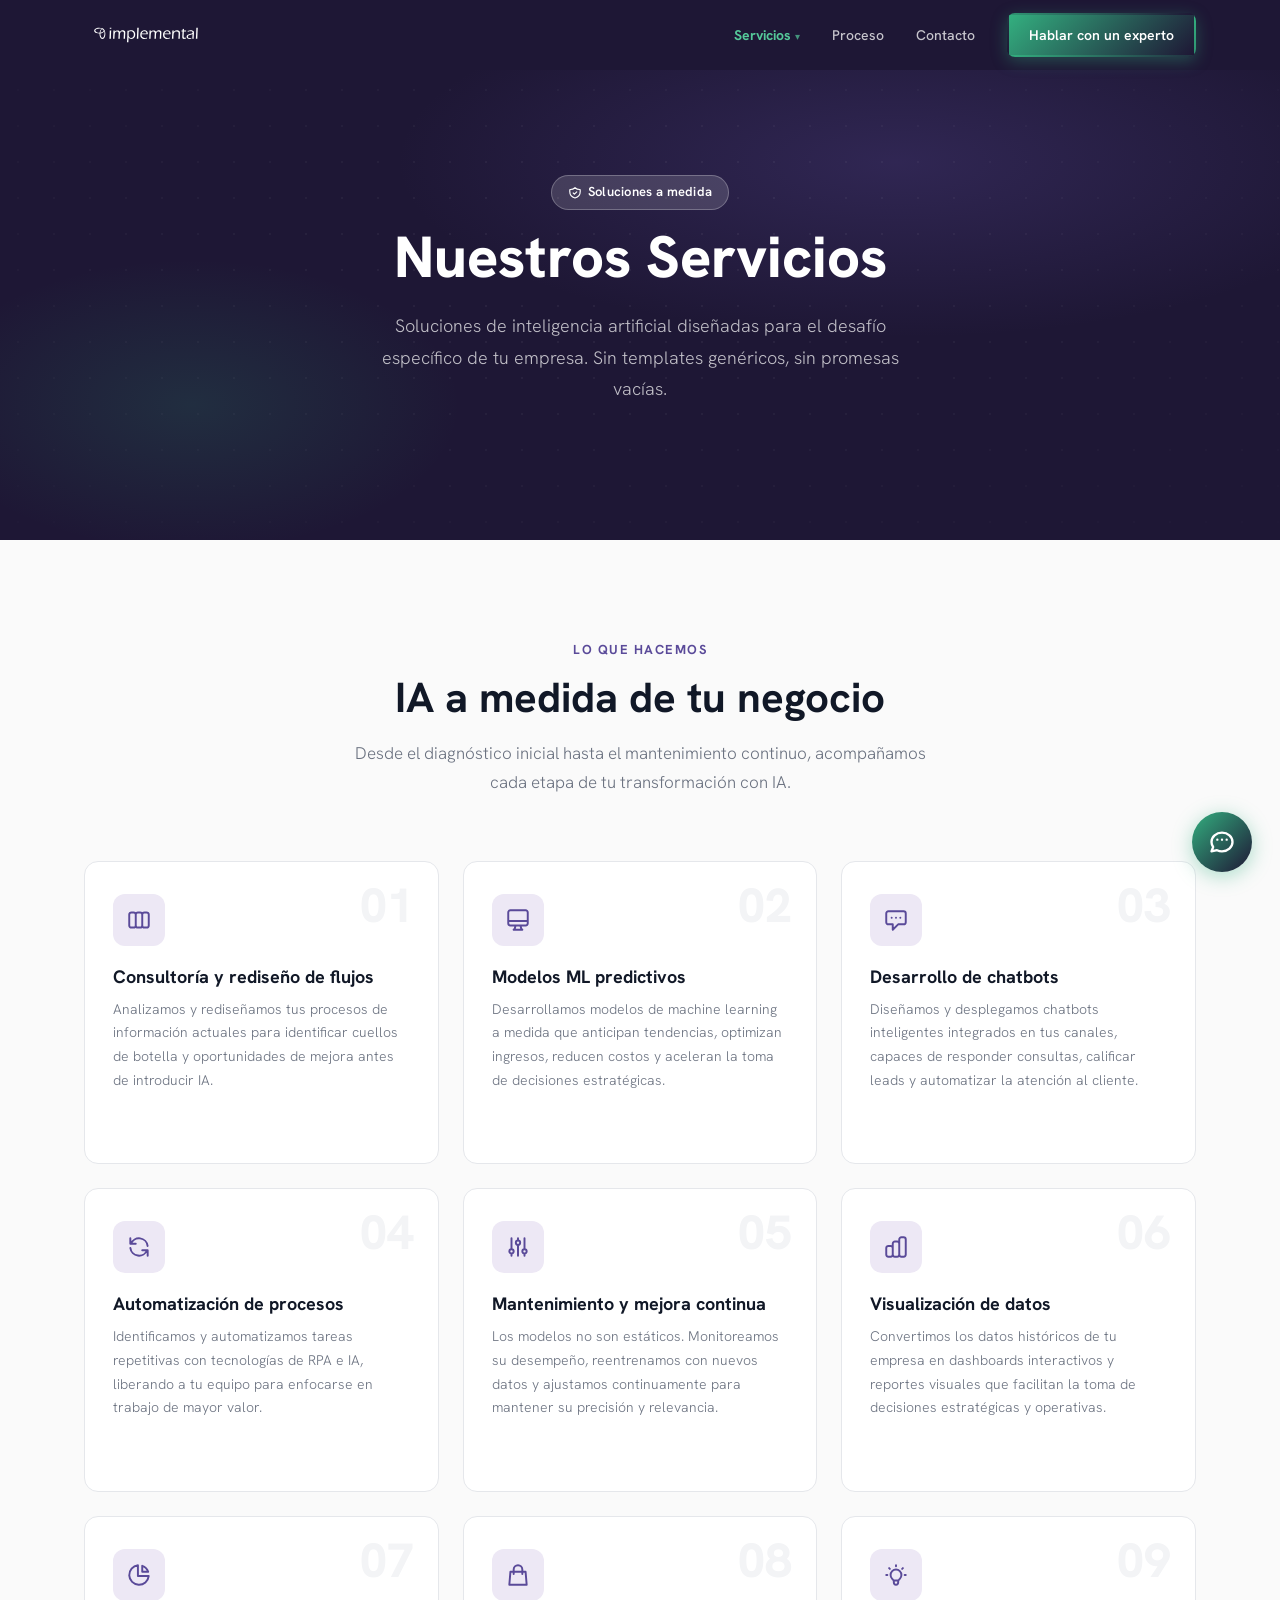
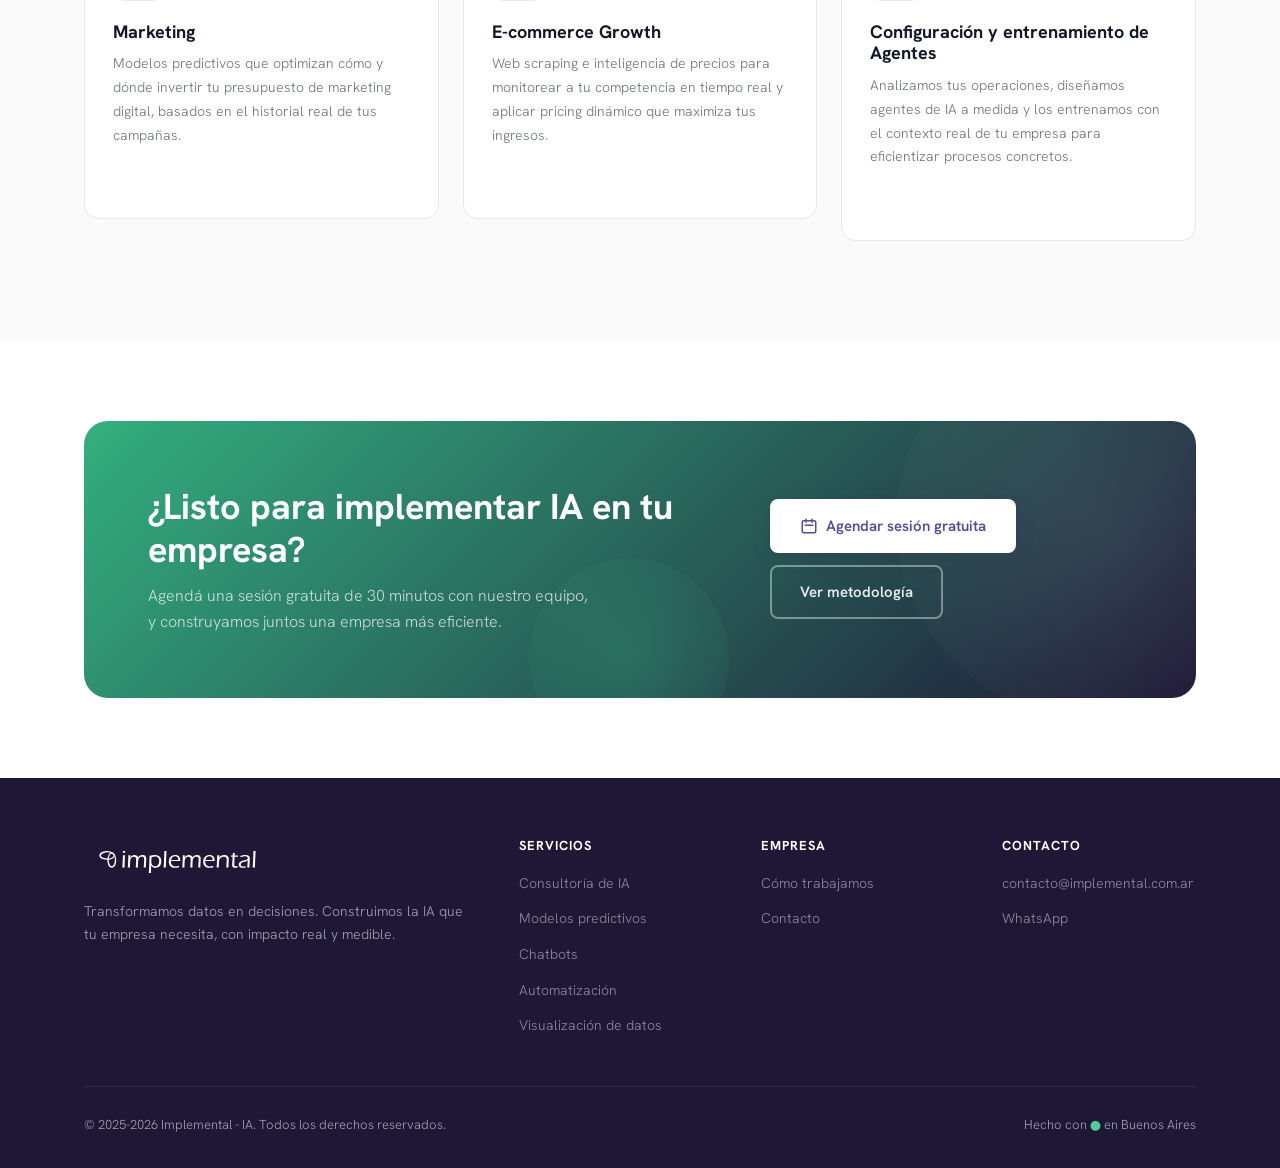
<file: servicios.html>
<!DOCTYPE html>
<html lang="es">
<head>
  <meta charset="UTF-8" />
  <meta name="viewport" content="width=device-width, initial-scale=1.0" />
  <title>Servicios de IA | Implemental - IA</title>

  <!-- SEO -->
  <meta name="description" content="Conocé todos los servicios de Inteligencia Artificial de Implemental: consultoría, modelos predictivos, chatbots, automatización, mantenimiento y análisis de impacto." />
  <meta name="robots" content="index, follow" />
  <link rel="canonical" href="https://implemental.com.ar/servicios" />

  <!-- Open Graph -->
  <meta property="og:type" content="website" />
  <meta property="og:url" content="https://implemental.com.ar/servicios" />
  <meta property="og:title" content="Servicios de IA a medida — Implemental" />
  <meta property="og:description" content="Consultoría de IA, modelos predictivos, chatbots, automatización de procesos y más. Soluciones de IA a medida para tu empresa." />
  <meta property="og:locale" content="es_AR" />
  <meta property="og:site_name" content="Implemental IA" />

  <!-- Twitter Card -->
  <meta name="twitter:card" content="summary_large_image" />
  <meta name="twitter:title" content="Servicios de IA a medida — Implemental" />
  <meta name="twitter:description" content="Consultoría de IA, modelos predictivos, chatbots y automatización de procesos para empresas en Argentina." />

  <!-- JSON-LD -->
  <script type="application/ld+json">
  {
    "@context": "https://schema.org",
    "@type": "Service",
    "name": "Servicios de Inteligencia Artificial",
    "provider": {
      "@type": "Organization",
      "name": "Implemental IA",
      "url": "https://implemental.com.ar"
    },
    "description": "Consultoría de IA, modelos predictivos, chatbots, automatización de procesos y análisis de impacto para empresas.",
    "areaServed": "Argentina"
  }
  </script>

  <!-- GA4 -->
  <script async src="https://www.googletagmanager.com/gtag/js?id=G-WNLGPR5VN7"></script>
  <script>
    window.dataLayer = window.dataLayer || [];
    function gtag(){dataLayer.push(arguments);}
    gtag('js', new Date());
    gtag('config', 'G-WNLGPR5VN7');
  </script>

  <link rel="preconnect" href="https://fonts.googleapis.com" />
  <link rel="preconnect" href="https://fonts.gstatic.com" crossorigin />
  <link href="https://fonts.googleapis.com/css2?family=Hanken+Grotesk:wght@300;400;500;600;700;800&display=swap" rel="stylesheet" />
  <link rel="stylesheet" href="styles.css" />

  <style>
    .services-section {
      padding: 100px 0;
      background: var(--bg-subtle);
    }
    .services-section-header {
      text-align: center;
      margin-bottom: 64px;
    }
  </style>
</head>
<body>

<!-- ══ NAV ══ -->
<nav id="navbar">
  <div class="container">
    <div class="nav-inner">
      <a href="index.html" class="logo">
        <img src="logo_implemental_oficial.svg" alt="Implemental - IA" style="height:32px;width:auto;filter:brightness(0) invert(1);" />
      </a>
      <ul class="nav-links">
        <li class="nav-item has-dropdown">
          <a href="servicios.html" class="active">Servicios</a>
          <div class="nav-dropdown">
            <a href="servicios/consultoria-flujos.html"><span class="dd-num">01</span>Consultoría y rediseño de flujos</a>
            <a href="servicios/modelos-predictivos.html"><span class="dd-num">02</span>Modelos ML predictivos</a>
            <a href="servicios/chatbots.html"><span class="dd-num">03</span>Desarrollo de chatbots</a>
            <a href="servicios/automatizacion.html"><span class="dd-num">04</span>Automatización de procesos</a>
            <a href="servicios/mantenimiento.html"><span class="dd-num">05</span>Mantenimiento y mejora continua</a>
            <a href="servicios/visualizacion-datos.html"><span class="dd-num">06</span>Visualización de datos</a>
            <a href="servicios/marketing.html"><span class="dd-num">07</span>Marketing</a>
            <a href="servicios/ecommerce-growth.html"><span class="dd-num">08</span>E-commerce Growth</a>
            <a href="servicios/agentes.html"><span class="dd-num">09</span>Configuración y entrenamiento de Agentes</a>
          </div>
        </li>
        <li><a href="proceso.html">Proceso</a></li>
        <li><a href="contacto.html">Contacto</a></li>
      </ul>
      <div class="nav-cta">
        <a href="contacto.html" class="btn btn-primary btn-sm">Hablar con un experto</a>
      </div>
      <div class="hamburger" id="hamburger" onclick="toggleMenu()">
        <span></span><span></span><span></span>
      </div>
    </div>
  </div>
</nav>

<!-- Mobile menu -->
<div class="mobile-menu" id="mobileMenu" onclick="closeMenu(event)">
  <div class="mobile-menu-panel">
    <a href="servicios.html" class="active" onclick="closeMenuDirect()">Servicios</a>
    <a href="servicios/consultoria-flujos.html" onclick="closeMenuDirect()" style="font-size:14px;padding-left:16px;opacity:.8;">01 · Consultoría y rediseño de flujos</a>
    <a href="servicios/modelos-predictivos.html" onclick="closeMenuDirect()" style="font-size:14px;padding-left:16px;opacity:.8;">02 · Modelos ML predictivos</a>
    <a href="servicios/chatbots.html" onclick="closeMenuDirect()" style="font-size:14px;padding-left:16px;opacity:.8;">03 · Desarrollo de chatbots</a>
    <a href="servicios/automatizacion.html" onclick="closeMenuDirect()" style="font-size:14px;padding-left:16px;opacity:.8;">04 · Automatización de procesos</a>
    <a href="servicios/mantenimiento.html" onclick="closeMenuDirect()" style="font-size:14px;padding-left:16px;opacity:.8;">05 · Mantenimiento y mejora continua</a>
    <a href="servicios/visualizacion-datos.html" onclick="closeMenuDirect()" style="font-size:14px;padding-left:16px;opacity:.8;">06 · Visualización de datos</a>
    <a href="servicios/marketing.html" onclick="closeMenuDirect()" style="font-size:14px;padding-left:16px;opacity:.8;">07 · Marketing</a>
    <a href="servicios/ecommerce-growth.html" onclick="closeMenuDirect()" style="font-size:14px;padding-left:16px;opacity:.8;">08 · E-commerce Growth</a>
    <a href="servicios/agentes.html" onclick="closeMenuDirect()" style="font-size:14px;padding-left:16px;opacity:.8;">09 · Configuración y entrenamiento de Agentes</a>
    <a href="proceso.html" onclick="closeMenuDirect()">Proceso</a>
    <a href="contacto.html" onclick="closeMenuDirect()">Contacto</a>
    <a href="contacto.html" class="btn btn-primary" onclick="closeMenuDirect()" style="justify-content:center;margin-top:16px;">Hablar con un experto</a>
  </div>
</div>

<!-- ══ PAGE HERO ══ -->
<section class="page-hero">
  <div class="page-hero-bg"></div>
  <div class="container">
    <div class="page-hero-content">
      <span class="badge">
        <svg fill="none" stroke="currentColor" stroke-width="2" viewBox="0 0 24 24" aria-hidden="true"><path stroke-linecap="round" stroke-linejoin="round" d="M9 12l2 2 4-4m5.618-4.016A11.955 11.955 0 0112 2.944a11.955 11.955 0 01-8.618 3.04A12.02 12.02 0 003 9c0 5.591 3.824 10.29 9 11.622 5.176-1.332 9-6.03 9-11.622 0-1.042-.133-2.052-.382-3.016z"/></svg>
        Soluciones a medida
      </span>
      <h1>Nuestros Servicios</h1>
      <p>Soluciones de inteligencia artificial diseñadas para el desafío específico de tu empresa. Sin templates genéricos, sin promesas vacías.</p>
    </div>
  </div>
</section>

<!-- ══ ALL SERVICES ══ -->
<section class="services-section">
  <div class="container">
    <div class="services-section-header reveal">
      <span class="section-label">Lo que hacemos</span>
      <h2 class="section-title">IA a medida de tu negocio</h2>
      <p class="section-sub" style="margin:0 auto;">Desde el diagnóstico inicial hasta el mantenimiento continuo, acompañamos cada etapa de tu transformación con IA.</p>
    </div>

    <div class="services-grid">

      <!-- 01 -->
      <a href="servicios/consultoria-flujos.html" class="service-card-link reveal">
      <div class="service-card">
        <span class="service-num">01</span>
        <div class="service-icon">
          <svg fill="none" stroke="currentColor" stroke-width="1.8" viewBox="0 0 24 24" aria-hidden="true">
            <path stroke-linecap="round" stroke-linejoin="round" d="M9 17V7m0 10a2 2 0 01-2 2H5a2 2 0 01-2-2V7a2 2 0 012-2h2a2 2 0 012 2m0 10a2 2 0 002 2h2a2 2 0 002-2M9 7a2 2 0 012-2h2a2 2 0 012 2m0 10V7m0 10a2 2 0 002 2h2a2 2 0 002-2V7a2 2 0 00-2-2h-2a2 2 0 00-2 2"/>
          </svg>
        </div>
        <h3 class="service-title">Consultoría y rediseño de flujos</h3>
        <p class="service-desc">Analizamos y rediseñamos tus procesos de información actuales para identificar cuellos de botella y oportunidades de mejora antes de introducir IA.</p>
        <span class="service-card-arrow">Ver más →</span>
      </div>
      </a>

      <!-- 02 -->
      <a href="servicios/modelos-predictivos.html" class="service-card-link reveal">
      <div class="service-card">
        <span class="service-num">02</span>
        <div class="service-icon">
          <svg fill="none" stroke="currentColor" stroke-width="1.8" viewBox="0 0 24 24" aria-hidden="true">
            <path stroke-linecap="round" stroke-linejoin="round" d="M9.75 17L9 20l-1 1h8l-1-1-.75-3M3 13h18M5 17h14a2 2 0 002-2V5a2 2 0 00-2-2H5a2 2 0 00-2 2v10a2 2 0 002 2z"/>
          </svg>
        </div>
        <h3 class="service-title">Modelos ML predictivos</h3>
        <p class="service-desc">Desarrollamos modelos de machine learning a medida que anticipan tendencias, optimizan ingresos, reducen costos y aceleran la toma de decisiones estratégicas.</p>
        <span class="service-card-arrow">Ver más →</span>
      </div>
      </a>

      <!-- 03 -->
      <a href="servicios/chatbots.html" class="service-card-link reveal">
      <div class="service-card">
        <span class="service-num">03</span>
        <div class="service-icon">
          <svg fill="none" stroke="currentColor" stroke-width="1.8" viewBox="0 0 24 24" aria-hidden="true">
            <path stroke-linecap="round" stroke-linejoin="round" d="M8 10h.01M12 10h.01M16 10h.01M9 16H5a2 2 0 01-2-2V6a2 2 0 012-2h14a2 2 0 012 2v8a2 2 0 01-2 2h-5l-5 5v-5z"/>
          </svg>
        </div>
        <h3 class="service-title">Desarrollo de chatbots</h3>
        <p class="service-desc">Diseñamos y desplegamos chatbots inteligentes integrados en tus canales, capaces de responder consultas, calificar leads y automatizar la atención al cliente.</p>
        <span class="service-card-arrow">Ver más →</span>
      </div>
      </a>

      <!-- 04 -->
      <a href="servicios/automatizacion.html" class="service-card-link reveal">
      <div class="service-card">
        <span class="service-num">04</span>
        <div class="service-icon">
          <svg fill="none" stroke="currentColor" stroke-width="1.8" viewBox="0 0 24 24" aria-hidden="true">
            <path stroke-linecap="round" stroke-linejoin="round" d="M4 4v5h.582m15.356 2A8.001 8.001 0 004.582 9m0 0H9m11 11v-5h-.581m0 0a8.003 8.003 0 01-15.357-2m15.357 2H15"/>
          </svg>
        </div>
        <h3 class="service-title">Automatización de procesos</h3>
        <p class="service-desc">Identificamos y automatizamos tareas repetitivas con tecnologías de RPA e IA, liberando a tu equipo para enfocarse en trabajo de mayor valor.</p>
        <span class="service-card-arrow">Ver más →</span>
      </div>
      </a>

      <!-- 05 -->
      <a href="servicios/mantenimiento.html" class="service-card-link reveal">
      <div class="service-card">
        <span class="service-num">05</span>
        <div class="service-icon">
          <svg fill="none" stroke="currentColor" stroke-width="1.8" viewBox="0 0 24 24" aria-hidden="true">
            <path stroke-linecap="round" stroke-linejoin="round" d="M12 6V4m0 2a2 2 0 100 4m0-4a2 2 0 110 4m-6 8a2 2 0 100-4m0 4a2 2 0 110-4m0 4v2m0-6V4m6 6v10m6-2a2 2 0 100-4m0 4a2 2 0 110-4m0 4v2m0-6V4"/>
          </svg>
        </div>
        <h3 class="service-title">Mantenimiento y mejora continua</h3>
        <p class="service-desc">Los modelos no son estáticos. Monitoreamos su desempeño, reentrenamos con nuevos datos y ajustamos continuamente para mantener su precisión y relevancia.</p>
        <span class="service-card-arrow">Ver más →</span>
      </div>
      </a>

      <!-- 06 -->
      <a href="servicios/visualizacion-datos.html" class="service-card-link reveal">
      <div class="service-card">
        <span class="service-num">06</span>
        <div class="service-icon">
          <svg fill="none" stroke="currentColor" stroke-width="1.8" viewBox="0 0 24 24" aria-hidden="true">
            <path stroke-linecap="round" stroke-linejoin="round" d="M9 19v-6a2 2 0 00-2-2H5a2 2 0 00-2 2v6a2 2 0 002 2h2a2 2 0 002-2zm0 0V9a2 2 0 012-2h2a2 2 0 012 2v10m-6 0a2 2 0 002 2h2a2 2 0 002-2m0 0V5a2 2 0 012-2h2a2 2 0 012 2v14a2 2 0 01-2 2h-2a2 2 0 01-2-2z"/>
          </svg>
        </div>
        <h3 class="service-title">Visualización de datos</h3>
        <p class="service-desc">Convertimos los datos históricos de tu empresa en dashboards interactivos y reportes visuales que facilitan la toma de decisiones estratégicas y operativas.</p>
        <span class="service-card-arrow">Ver más →</span>
      </div>
      </a>

      <a href="servicios/marketing.html" class="service-card-link reveal">
      <div class="service-card">
        <span class="service-num">07</span>
        <div class="service-icon">
          <svg fill="none" stroke="currentColor" stroke-width="1.8" viewBox="0 0 24 24" aria-hidden="true">
            <path stroke-linecap="round" stroke-linejoin="round" d="M11 3.055A9.001 9.001 0 1020.945 13H11V3.055z"/><path stroke-linecap="round" stroke-linejoin="round" d="M20.488 9H15V3.512A9.025 9.025 0 0120.488 9z"/>
          </svg>
        </div>
        <h3 class="service-title">Marketing</h3>
        <p class="service-desc">Modelos predictivos que optimizan cómo y dónde invertir tu presupuesto de marketing digital, basados en el historial real de tus campañas.</p>
        <span class="service-card-arrow">Ver más →</span>
      </div>
      </a>

      <a href="servicios/ecommerce-growth.html" class="service-card-link reveal">
      <div class="service-card">
        <span class="service-num">08</span>
        <div class="service-icon">
          <svg fill="none" stroke="currentColor" stroke-width="1.8" viewBox="0 0 24 24" aria-hidden="true">
            <path stroke-linecap="round" stroke-linejoin="round" d="M16 11V7a4 4 0 00-8 0v4M5 9h14l1 12H4L5 9z"/>
          </svg>
        </div>
        <h3 class="service-title">E-commerce Growth</h3>
        <p class="service-desc">Web scraping e inteligencia de precios para monitorear a tu competencia en tiempo real y aplicar pricing dinámico que maximiza tus ingresos.</p>
        <span class="service-card-arrow">Ver más →</span>
      </div>
      </a>

      <!-- 09 -->
      <a href="servicios/agentes.html" class="service-card-link reveal">
      <div class="service-card">
        <span class="service-num">09</span>
        <div class="service-icon">
          <svg fill="none" stroke="currentColor" stroke-width="1.8" viewBox="0 0 24 24" aria-hidden="true">
            <path stroke-linecap="round" stroke-linejoin="round" d="M9.663 17h4.673M12 3v1m6.364 1.636l-.707.707M21 12h-1M4 12H3m3.343-5.657l-.707-.707m2.828 9.9a5 5 0 117.072 0l-.548.547A3.374 3.374 0 0014 18.469V19a2 2 0 11-4 0v-.531c0-.895-.356-1.754-.988-2.386l-.548-.547z"/>
          </svg>
        </div>
        <h3 class="service-title">Configuración y entrenamiento de Agentes</h3>
        <p class="service-desc">Analizamos tus operaciones, diseñamos agentes de IA a medida y los entrenamos con el contexto real de tu empresa para eficientizar procesos concretos.</p>
        <span class="service-card-arrow">Ver más →</span>
      </div>
      </a>

    </div>
  </div>
</section>

<!-- ══ CTA BANNER ══ -->
<section class="cta-banner">
  <div class="container">
    <div class="cta-inner reveal">
      <div class="cta-text">
        <h2 class="cta-title">¿Listo para implementar IA en tu empresa?</h2>
        <p class="cta-desc">Agendá una sesión gratuita de 30 minutos con nuestro equipo, y construyamos juntos una empresa más eficiente.</p>
      </div>
      <div class="cta-actions">
        <a href="contacto.html" class="btn btn-white">
          <svg width="18" height="18" fill="none" stroke="currentColor" stroke-width="2" viewBox="0 0 24 24" aria-hidden="true"><path stroke-linecap="round" stroke-linejoin="round" d="M8 7V3m8 4V3m-9 8h10M5 21h14a2 2 0 002-2V7a2 2 0 00-2-2H5a2 2 0 00-2 2v12a2 2 0 002 2z"/></svg>
          Agendar sesión gratuita
        </a>
        <a href="proceso.html" class="btn btn-ghost">Ver metodología</a>
      </div>
    </div>
  </div>
</section>

<!-- ══ FOOTER ══ -->
<footer>
  <div class="container">
    <div class="footer-inner">
      <div class="footer-brand">
        <a href="index.html" class="logo">
          <img src="logo_implemental_oficial.svg" alt="Implemental - IA" style="height:48px;width:auto;filter:brightness(0) invert(1);" />
        </a>
        <p>Transformamos datos en decisiones. Construimos la IA que tu empresa necesita, con impacto real y medible.</p>
      </div>
      <div class="footer-col">
        <h4>Servicios</h4>
        <ul>
          <li><a href="servicios.html">Consultoría de IA</a></li>
          <li><a href="servicios.html">Modelos predictivos</a></li>
          <li><a href="servicios.html">Chatbots</a></li>
          <li><a href="servicios.html">Automatización</a></li>
          <li><a href="servicios.html">Visualización de datos</a></li>
        </ul>
      </div>
      <div class="footer-col">
        <h4>Empresa</h4>
        <ul>
          <li><a href="proceso.html">Cómo trabajamos</a></li>
          <li><a href="contacto.html">Contacto</a></li>
        </ul>
      </div>
      <div class="footer-col">
        <h4>Contacto</h4>
        <ul>
          <li><a href="mailto:contacto@implemental.com.ar">contacto@implemental.com.ar</a></li>
          <li><a href="https://wa.me/5491166465651" target="_blank" rel="noopener noreferrer">WhatsApp</a></li>
        </ul>
      </div>
    </div>
    <div class="footer-bottom">
      <p>&copy; 2025-2026 Implemental - IA. Todos los derechos reservados.</p>
      <p>Hecho con <span class="green-dot">&#9679;</span> en Buenos Aires</p>
    </div>
  </div>
</footer>

<!-- ══ CHATBOT ══ -->
<button id="chat-btn" aria-label="Abrir chat">
  <svg fill="none" stroke="currentColor" stroke-width="2" viewBox="0 0 24 24" aria-hidden="true">
    <path stroke-linecap="round" stroke-linejoin="round" d="M8 10h.01M12 10h.01M16 10h.01M21 12c0 4.418-4.03 8-9 8a9.863 9.863 0 01-4.255-.949L3 20l1.395-3.72C3.512 15.042 3 13.574 3 12c0-4.418 4.03-8 9-8s9 3.582 9 8z"/>
  </svg>
</button>

<div id="chat-window">
  <div id="chat-header">
    <div class="chat-avatar">
      <svg fill="none" stroke="currentColor" stroke-width="2" viewBox="0 0 24 24" aria-hidden="true">
        <path stroke-linecap="round" stroke-linejoin="round" d="M9.663 17h4.673M12 3v1m6.364 1.636l-.707.707M21 12h-1M4 12H3m3.343-5.657l-.707-.707m2.828 9.9a5 5 0 117.072 0l-.548.547A3.374 3.374 0 0014 18.469V19a2 2 0 11-4 0v-.531c0-.895-.356-1.754-.988-2.386l-.548-.547z"/>
      </svg>
    </div>
    <div class="chat-info">
      <div class="chat-name">Asistente Implemental-IA</div>
      <div class="chat-status">● En línea</div>
    </div>
    <button id="chat-close" aria-label="Cerrar chat">
      <svg width="20" height="20" fill="none" stroke="currentColor" stroke-width="2" viewBox="0 0 24 24" aria-hidden="true">
        <path stroke-linecap="round" stroke-linejoin="round" d="M6 18L18 6M6 6l12 12"/>
      </svg>
    </button>
  </div>
  <div id="chat-messages">
    <div class="chat-msg bot">¡Hola! Soy el asistente de Implemental-IA 👋 Esta charla es una pequeña muestra de lo que la IA puede hacer por tu empresa. Para mostrarte oportunidades concretas, contame: ¿en qué industria operás, con qué tipo de datos contás y qué querés optimizar?</div>
  </div>
  <div id="chat-input-row">
    <textarea id="chat-input" placeholder="Escribí tu consulta..." autocomplete="off" rows="1"></textarea>
    <button id="chat-send" aria-label="Enviar">
      <svg fill="none" stroke="currentColor" stroke-width="2" viewBox="0 0 24 24" aria-hidden="true">
        <path stroke-linecap="round" stroke-linejoin="round" d="M12 19l9 2-9-18-9 18 9-2zm0 0v-8"/>
      </svg>
    </button>
  </div>
</div>

<!-- ══ JS ══ -->
<script>
  const navbar = document.getElementById('navbar');
  window.addEventListener('scroll', () => {
    navbar.classList.toggle('scrolled', window.scrollY > 20);
  });

  const revealEls = document.querySelectorAll('.reveal');
  const observer = new IntersectionObserver((entries) => {
    entries.forEach((entry, i) => {
      if (entry.isIntersecting) {
        setTimeout(() => entry.target.classList.add('visible'), i * 60);
        observer.unobserve(entry.target);
      }
    });
  }, { threshold: 0.1, rootMargin: '0px 0px -40px 0px' });
  revealEls.forEach(el => observer.observe(el));

  function toggleMenu() {
    document.getElementById('mobileMenu').classList.toggle('open');
  }
  function closeMenu(e) {
    if (e.target === document.getElementById('mobileMenu')) {
      document.getElementById('mobileMenu').classList.remove('open');
    }
  }
  function closeMenuDirect() {
    document.getElementById('mobileMenu').classList.remove('open');
  }

  function gaEvent(name, params) {
    if (typeof gtag !== 'undefined') gtag('event', name, params || {});
  }

  document.querySelectorAll('a[href*="wa.me"]').forEach(el => {
    el.addEventListener('click', () => gaEvent('whatsapp_click', { location: el.closest('section')?.id || 'page' }));
  });
  document.querySelectorAll('a[href^="mailto"]').forEach(el => {
    el.addEventListener('click', () => gaEvent('email_click'));
  });

  // Chatbot
  const chatBtn = document.getElementById('chat-btn');
  const chatWindow = document.getElementById('chat-window');
  const chatClose = document.getElementById('chat-close');
  const chatInput = document.getElementById('chat-input');
  const chatSend = document.getElementById('chat-send');
  const chatMessages = document.getElementById('chat-messages');

  let chatHistory = [];
  let chatMessageCount = 0;
  let chatOpened = false;

if (!localStorage.getItem('chatAutoOpened')) {
    localStorage.setItem('chatAutoOpened', '1');
    setTimeout(() => {
      if (!localStorage.getItem('chatClosed')) {
        chatWindow.classList.add('open');
        if (!chatOpened) { chatOpened = true; gaEvent('chatbot_auto_open'); }
      }
    }, 1200);
  }

  chatBtn.addEventListener('click', () => {
    const isOpening = !chatWindow.classList.contains('open');
    chatWindow.classList.toggle('open');
    if (isOpening && !chatOpened) {
      chatOpened = true;
      gaEvent('chatbot_open', { method: 'button' });
    }
  });
  chatClose.addEventListener('click', () => {
    chatWindow.classList.remove('open');
    localStorage.setItem('chatClosed', '1');
    gaEvent('chatbot_close', { messages_sent: chatMessageCount });
  });

  chatInput.addEventListener('input', () => {
    chatInput.style.height = 'auto';
    chatInput.style.height = Math.min(chatInput.scrollHeight, 120) + 'px';
  });
  chatInput.addEventListener('keydown', (e) => {
    if (e.key === 'Enter' && !e.shiftKey) { e.preventDefault(); sendMessage(); }
  });
  chatSend.addEventListener('click', sendMessage);

  function addMsg(text, role) {
    const div = document.createElement('div');
    div.className = 'chat-msg ' + role;
    div.textContent = text;
    chatMessages.appendChild(div);
    chatMessages.scrollTop = chatMessages.scrollHeight;
    return div;
  }

  function showTyping() {
    const div = document.createElement('div');
    div.className = 'chat-msg bot chat-typing';
    div.innerHTML = '<span></span><span></span><span></span>';
    chatMessages.appendChild(div);
    chatMessages.scrollTop = chatMessages.scrollHeight;
    return div;
  }

  async function sendMessage() {
    const text = chatInput.value.trim();
    if (!text) return;
    chatInput.value = '';
    chatInput.style.height = 'auto';
    chatInput.disabled = true;
    chatSend.disabled = true;

    addMsg(text, 'user');
    chatHistory.push({ role: 'user', content: text });
    chatMessageCount++;
    gaEvent('chatbot_message_sent', { message_number: chatMessageCount });

    const typing = showTyping();

    try {
      const res = await fetch('/.netlify/functions/chat', {
        method: 'POST',
        headers: { 'Content-Type': 'application/json' },
        body: JSON.stringify({ messages: chatHistory }),
      });
      const data = await res.json();
      typing.remove();
      const reply = data.message || 'Hubo un error, intenta de nuevo.';
      addMsg(reply, 'bot');
      chatHistory.push({ role: 'assistant', content: reply });
      if (chatMessageCount >= 4) {
        gaEvent('chatbot_handoff', { messages_sent: chatMessageCount });
      }
    } catch {
      typing.remove();
      addMsg('Error de conexión. Intenta de nuevo.', 'bot');
    }

    chatInput.disabled = false;
    chatSend.disabled = false;
    chatInput.focus();
  }
</script>

</body>
</html>
</file>
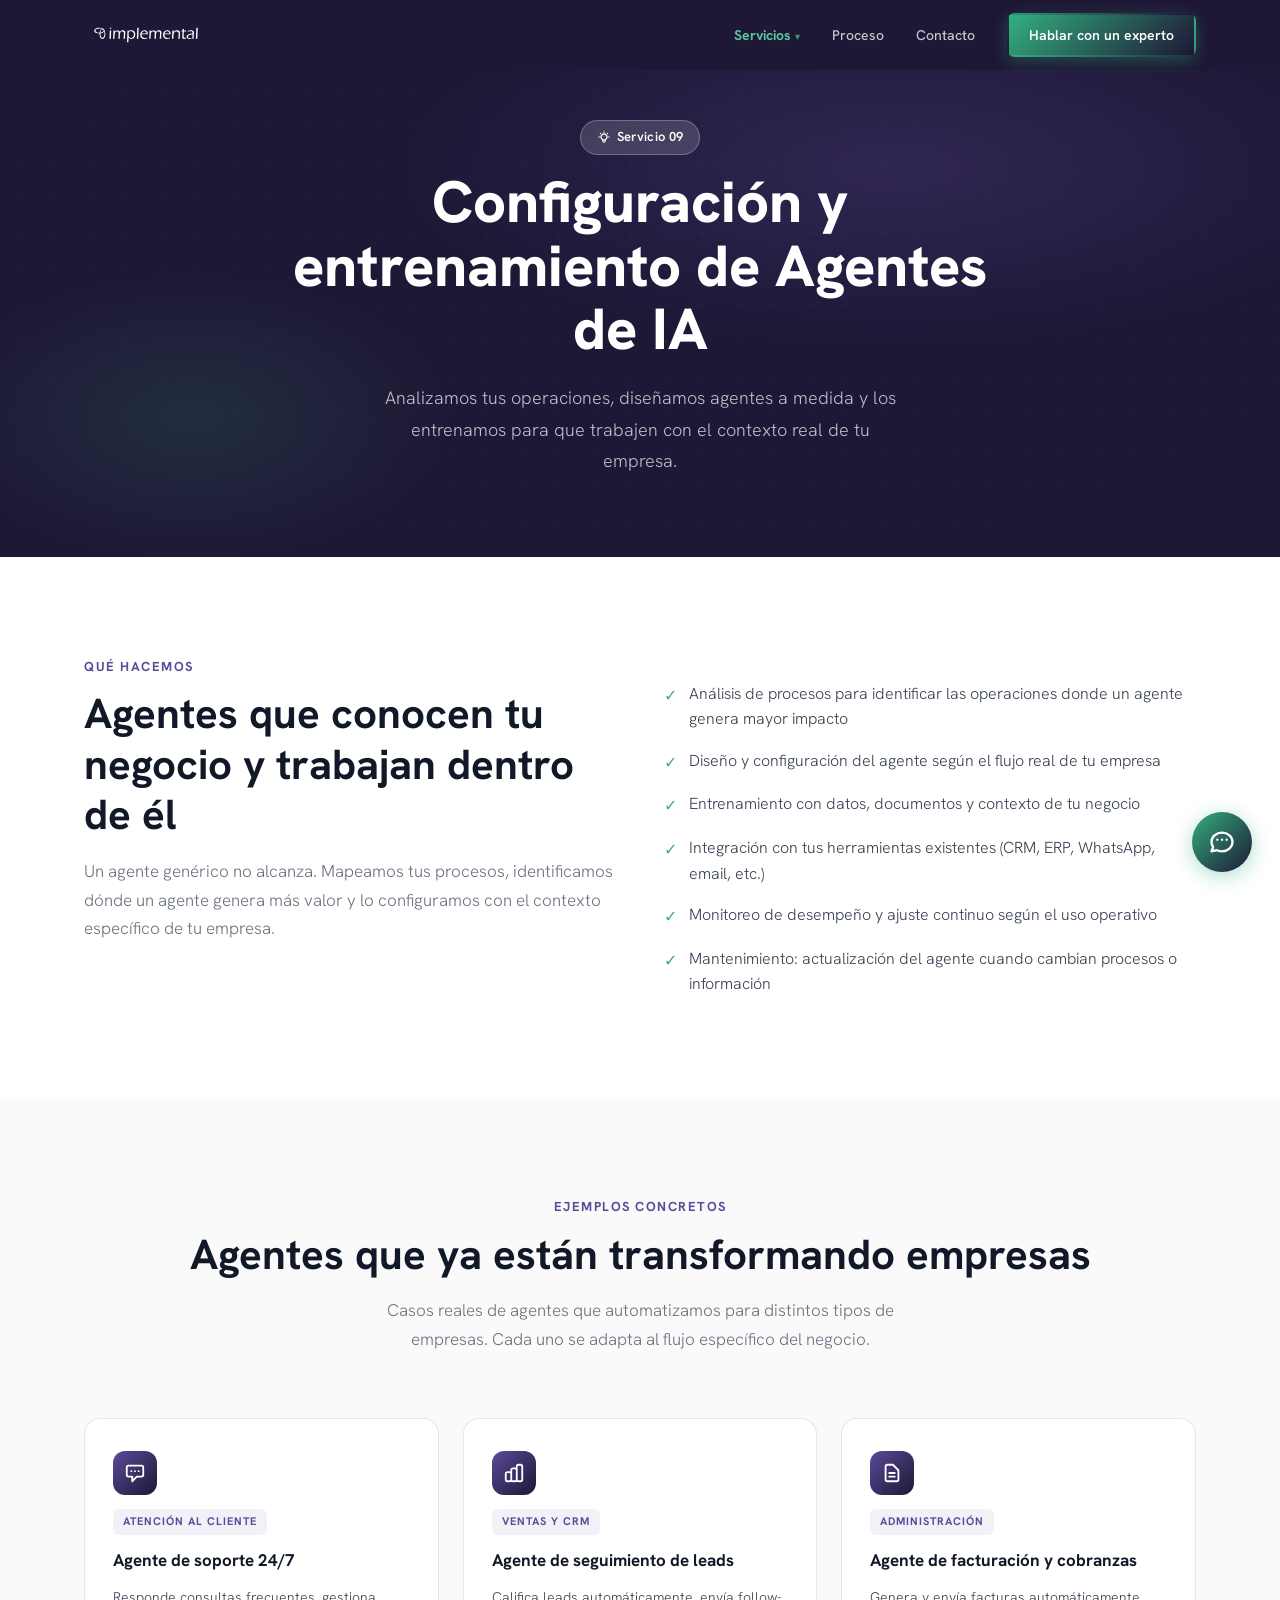
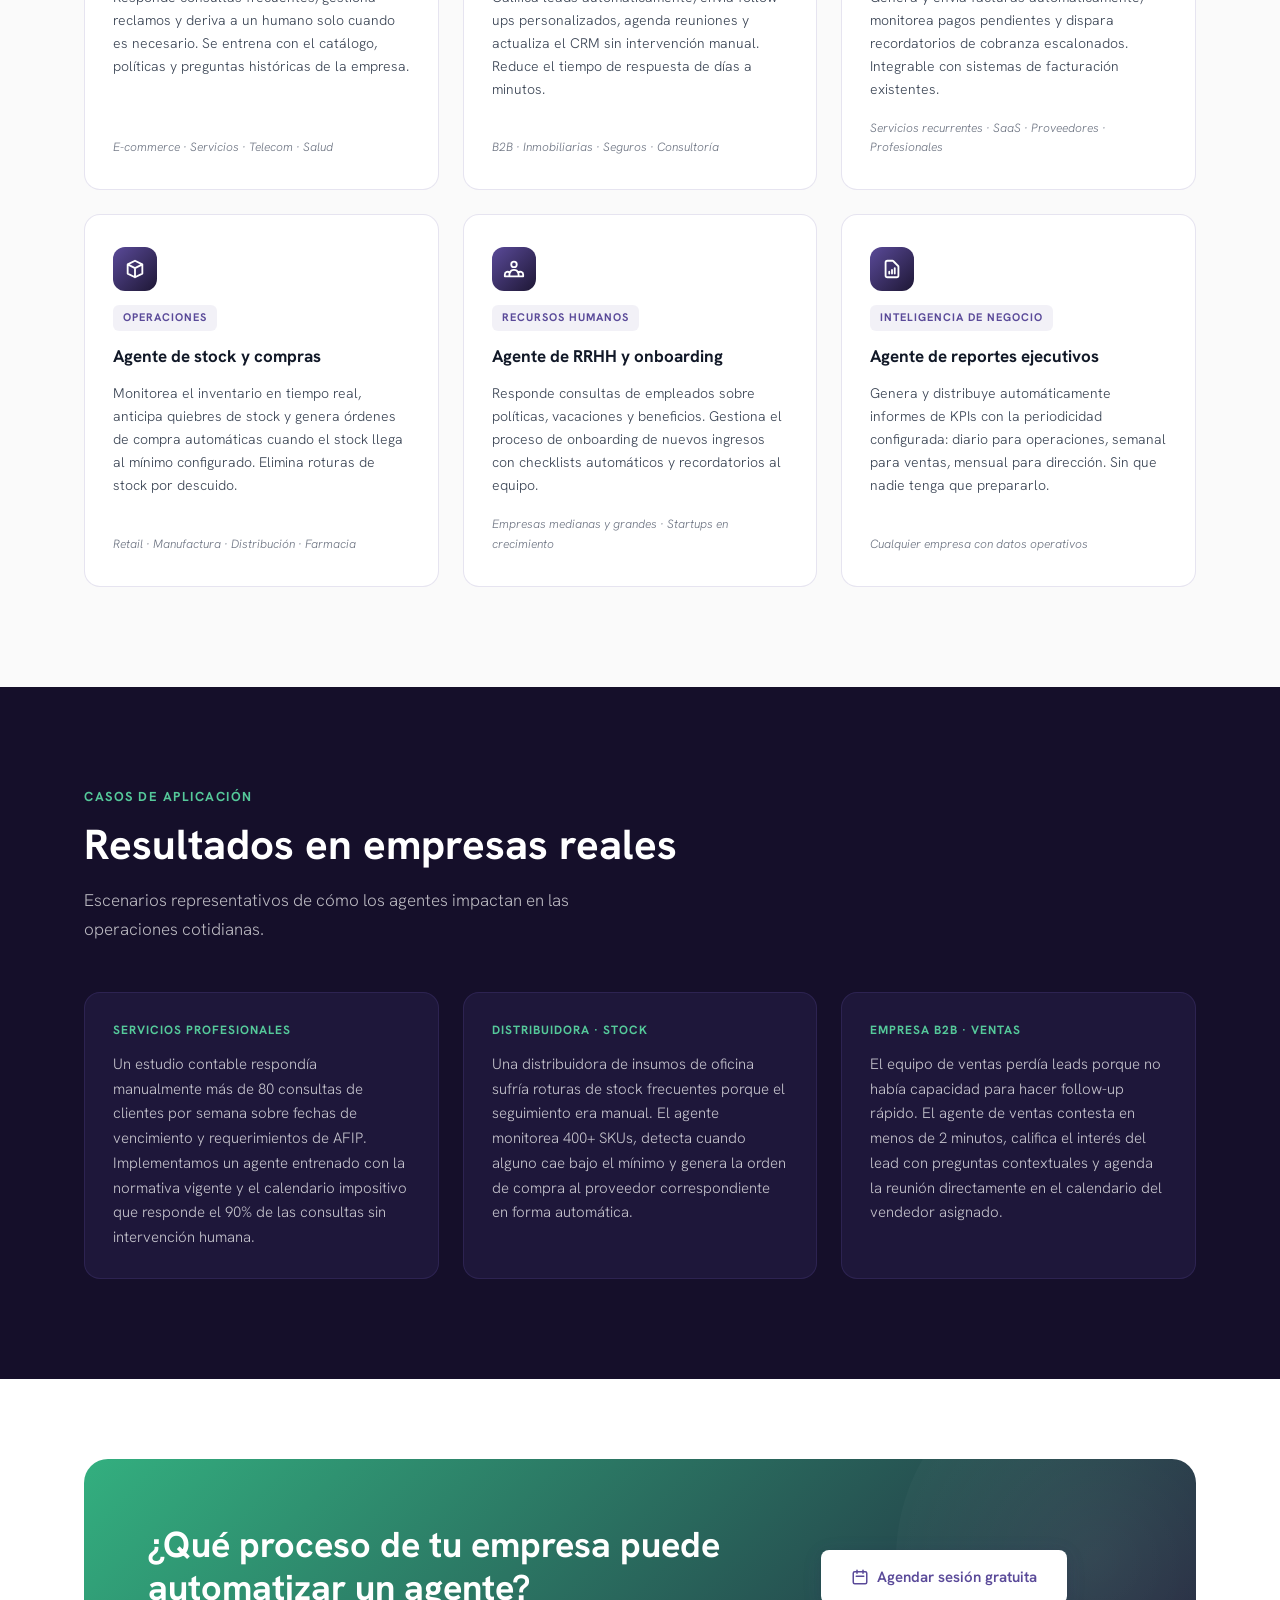
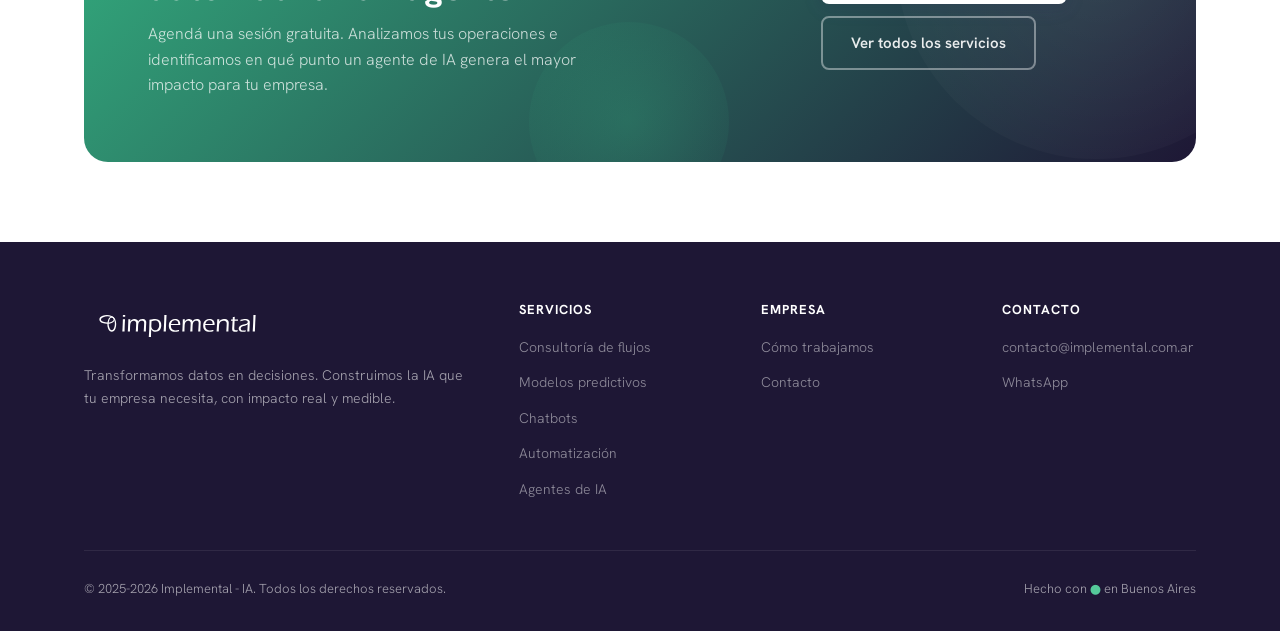
<file: servicios/agentes.html>
<!DOCTYPE html>
<html lang="es">
<head>
  <meta charset="UTF-8" />
  <meta name="viewport" content="width=device-width, initial-scale=1.0" />
  <title>Configuración y Entrenamiento de Agentes de IA | Implemental - IA</title>

  <!-- SEO -->
  <meta name="description" content="Diseñamos, configuramos y entrenamos agentes de IA a medida para eficientizar las operaciones de tu empresa. Análisis de procesos, entrenamiento y mantenimiento continuo." />
  <meta name="robots" content="index, follow" />
  <link rel="canonical" href="https://implemental.com.ar/servicios/agentes" />

  <!-- Open Graph -->
  <meta property="og:type" content="website" />
  <meta property="og:url" content="https://implemental.com.ar/servicios/agentes" />
  <meta property="og:title" content="Configuración y Entrenamiento de Agentes de IA — Implemental" />
  <meta property="og:description" content="Agentes de IA a medida para eficientizar las operaciones de tu empresa. Análisis, configuración, entrenamiento y mantenimiento." />
  <meta property="og:locale" content="es_AR" />
  <meta property="og:site_name" content="Implemental IA" />

  <!-- Twitter Card -->
  <meta name="twitter:card" content="summary_large_image" />
  <meta name="twitter:title" content="Configuración y Entrenamiento de Agentes de IA — Implemental" />
  <meta name="twitter:description" content="Diseñamos y entrenamos agentes de IA a medida que eficientan las operaciones de tu empresa de forma concreta y medible." />

  <!-- GA4 -->
  <script async src="https://www.googletagmanager.com/gtag/js?id=G-WNLGPR5VN7"></script>
  <script>
    window.dataLayer = window.dataLayer || [];
    function gtag(){dataLayer.push(arguments);}
    gtag('js', new Date());
    gtag('config', 'G-WNLGPR5VN7');
  </script>

  <link rel="preconnect" href="https://fonts.googleapis.com" />
  <link rel="preconnect" href="https://fonts.gstatic.com" crossorigin />
  <link href="https://fonts.googleapis.com/css2?family=Hanken+Grotesk:wght@300;400;500;600;700;800&display=swap" rel="stylesheet" />
  <link rel="stylesheet" href="../styles.css" />

  <style>
    .what-we-do { padding: 100px 0; background: var(--white); }
    .what-we-do-grid { display: grid; grid-template-columns: 1fr 1fr; gap: 48px; align-items: start; }
    .feature-list { list-style: none; display: flex; flex-direction: column; gap: 16px; margin-top: 24px; }
    .feature-list li { display: flex; gap: 12px; align-items: flex-start; font-size: 16px; color: var(--gray-700); }
    .feature-list li::before { content: '✓'; color: var(--green); font-weight: 700; flex-shrink: 0; margin-top: 2px; }

    .agents-section { padding: 100px 0; background: var(--bg-subtle); }
    .agents-section-header { text-align: center; margin-bottom: 64px; }
    .agents-grid { display: grid; grid-template-columns: repeat(3, 1fr); gap: 24px; }
    .agent-card {
      background: var(--white);
      border: 1px solid rgba(90,74,153,0.15);
      border-radius: 16px;
      padding: 32px 28px;
      display: flex;
      flex-direction: column;
      gap: 14px;
    }
    .agent-tag {
      display: inline-block;
      font-size: 11px;
      font-weight: 700;
      text-transform: uppercase;
      letter-spacing: 1px;
      color: var(--violet);
      background: rgba(90,74,153,0.08);
      border-radius: 6px;
      padding: 4px 10px;
      width: fit-content;
    }
    .agent-icon {
      width: 44px; height: 44px;
      background: linear-gradient(135deg, var(--violet), var(--violet-dark));
      border-radius: 12px;
      display: flex; align-items: center; justify-content: center;
    }
    .agent-icon svg { width: 22px; height: 22px; color: #fff; }
    .agent-card h3 { font-size: 17px; font-weight: 700; color: var(--gray-900); line-height: 1.35; }
    .agent-card p { font-size: 14px; color: var(--gray-600); line-height: 1.65; flex: 1; }
    .agent-industries { font-size: 12px; color: var(--gray-500); font-style: italic; margin-top: 4px; }

    .cases-section { padding: 100px 0; background: #150F2A; }
    .cases-grid { display: grid; grid-template-columns: repeat(3, 1fr); gap: 24px; margin-top: 48px; }
    .case-card { background: rgba(90,74,153,0.15); border: 1px solid rgba(90,74,153,0.25); border-radius: 16px; padding: 28px; }
    .case-industry { font-size: 12px; font-weight: 700; text-transform: uppercase; letter-spacing: 1px; color: var(--green-light); margin-bottom: 12px; }
    .case-desc { font-size: 15px; color: rgba(255,255,255,0.75); line-height: 1.65; }

    @media (max-width: 1024px) { .agents-grid { grid-template-columns: repeat(2, 1fr); } }
    @media (max-width: 900px) { .what-we-do-grid { grid-template-columns: 1fr; } .cases-grid { grid-template-columns: 1fr; } }
    @media (max-width: 600px) { .agents-grid { grid-template-columns: 1fr; } }
  </style>
</head>
<body>

<!-- ══ NAV ══ -->
<nav id="navbar">
  <div class="container">
    <div class="nav-inner">
      <a href="../index.html" class="logo">
        <img src="../logo_implemental_oficial.svg" alt="Implemental - IA" style="height:32px;width:auto;filter:brightness(0) invert(1);" />
      </a>
      <ul class="nav-links">
        <li class="nav-item has-dropdown">
          <a href="../servicios.html" class="active">Servicios</a>
          <div class="nav-dropdown">
            <a href="consultoria-flujos.html"><span class="dd-num">01</span>Consultoría y rediseño de flujos</a>
            <a href="modelos-predictivos.html"><span class="dd-num">02</span>Modelos ML predictivos</a>
            <a href="chatbots.html"><span class="dd-num">03</span>Desarrollo de chatbots</a>
            <a href="automatizacion.html"><span class="dd-num">04</span>Automatización de procesos</a>
            <a href="mantenimiento.html"><span class="dd-num">05</span>Mantenimiento y mejora continua</a>
            <a href="visualizacion-datos.html"><span class="dd-num">06</span>Visualización de datos</a>
            <a href="marketing.html"><span class="dd-num">07</span>Marketing</a>
            <a href="ecommerce-growth.html"><span class="dd-num">08</span>E-commerce Growth</a>
            <a href="agentes.html"><span class="dd-num">09</span>Configuración y entrenamiento de Agentes</a>
          </div>
        </li>
        <li><a href="../proceso.html">Proceso</a></li>
        <li><a href="../contacto.html">Contacto</a></li>
      </ul>
      <div class="nav-cta">
        <a href="../contacto.html" class="btn btn-primary btn-sm">Hablar con un experto</a>
      </div>
      <div class="hamburger" id="hamburger" onclick="toggleMenu()">
        <span></span><span></span><span></span>
      </div>
    </div>
  </div>
</nav>

<!-- Mobile menu -->
<div class="mobile-menu" id="mobileMenu" onclick="closeMenu(event)">
  <div class="mobile-menu-panel">
    <a href="../servicios.html" class="active" onclick="closeMenuDirect()">Servicios</a>
    <a href="consultoria-flujos.html" onclick="closeMenuDirect()" style="font-size:14px;padding-left:16px;opacity:.8;">01 · Consultoría y rediseño de flujos</a>
    <a href="modelos-predictivos.html" onclick="closeMenuDirect()" style="font-size:14px;padding-left:16px;opacity:.8;">02 · Modelos ML predictivos</a>
    <a href="chatbots.html" onclick="closeMenuDirect()" style="font-size:14px;padding-left:16px;opacity:.8;">03 · Desarrollo de chatbots</a>
    <a href="automatizacion.html" onclick="closeMenuDirect()" style="font-size:14px;padding-left:16px;opacity:.8;">04 · Automatización de procesos</a>
    <a href="mantenimiento.html" onclick="closeMenuDirect()" style="font-size:14px;padding-left:16px;opacity:.8;">05 · Mantenimiento y mejora continua</a>
    <a href="visualizacion-datos.html" onclick="closeMenuDirect()" style="font-size:14px;padding-left:16px;opacity:.8;">06 · Visualización de datos</a>
    <a href="marketing.html" onclick="closeMenuDirect()" style="font-size:14px;padding-left:16px;opacity:.8;">07 · Marketing</a>
    <a href="ecommerce-growth.html" onclick="closeMenuDirect()" style="font-size:14px;padding-left:16px;opacity:.8;">08 · E-commerce Growth</a>
    <a href="agentes.html" onclick="closeMenuDirect()" style="font-size:14px;padding-left:16px;opacity:.8;">09 · Configuración y entrenamiento de Agentes</a>
    <a href="../proceso.html" onclick="closeMenuDirect()">Proceso</a>
    <a href="../contacto.html" onclick="closeMenuDirect()">Contacto</a>
    <a href="../contacto.html" class="btn btn-primary" onclick="closeMenuDirect()" style="justify-content:center;margin-top:16px;">Hablar con un experto</a>
  </div>
</div>

<!-- ══ PAGE HERO ══ -->
<section class="page-hero">
  <div class="page-hero-bg"></div>
  <div class="container">
    <div class="page-hero-content">
      <span class="badge">
        <svg fill="none" stroke="currentColor" stroke-width="2" viewBox="0 0 24 24" aria-hidden="true"><path stroke-linecap="round" stroke-linejoin="round" d="M9.663 17h4.673M12 3v1m6.364 1.636l-.707.707M21 12h-1M4 12H3m3.343-5.657l-.707-.707m2.828 9.9a5 5 0 117.072 0l-.548.547A3.374 3.374 0 0014 18.469V19a2 2 0 11-4 0v-.531c0-.895-.356-1.754-.988-2.386l-.548-.547z"/></svg>
        Servicio 09
      </span>
      <h1>Configuración y entrenamiento de Agentes de IA</h1>
      <p>Analizamos tus operaciones, diseñamos agentes a medida y los entrenamos para que trabajen con el contexto real de tu empresa.</p>
    </div>
  </div>
</section>

<!-- ══ QUÉ HACEMOS ══ -->
<section class="what-we-do">
  <div class="container">
    <div class="what-we-do-grid">
      <div class="reveal">
        <span class="section-label">Qué hacemos</span>
        <h2 class="section-title">Agentes que conocen tu negocio y trabajan dentro de él</h2>
        <p class="section-sub">Un agente genérico no alcanza. Mapeamos tus procesos, identificamos dónde un agente genera más valor y lo configuramos con el contexto específico de tu empresa.</p>
      </div>
      <div class="reveal">
        <ul class="feature-list">
          <li>Análisis de procesos para identificar las operaciones donde un agente genera mayor impacto</li>
          <li>Diseño y configuración del agente según el flujo real de tu empresa</li>
          <li>Entrenamiento con datos, documentos y contexto de tu negocio</li>
          <li>Integración con tus herramientas existentes (CRM, ERP, WhatsApp, email, etc.)</li>
          <li>Monitoreo de desempeño y ajuste continuo según el uso operativo</li>
          <li>Mantenimiento: actualización del agente cuando cambian procesos o información</li>
        </ul>
      </div>
    </div>
  </div>
</section>

<!-- ══ EJEMPLOS DE AGENTES ══ -->
<section class="agents-section">
  <div class="container">
    <div class="agents-section-header reveal">
      <span class="section-label">Ejemplos concretos</span>
      <h2 class="section-title">Agentes que ya están transformando empresas</h2>
      <p class="section-sub" style="margin:0 auto;">Casos reales de agentes que automatizamos para distintos tipos de empresas. Cada uno se adapta al flujo específico del negocio.</p>
    </div>
    <div class="agents-grid">

      <!-- Atención al cliente -->
      <div class="agent-card reveal">
        <div class="agent-icon">
          <svg fill="none" stroke="currentColor" stroke-width="2" viewBox="0 0 24 24" aria-hidden="true">
            <path stroke-linecap="round" stroke-linejoin="round" d="M8 10h.01M12 10h.01M16 10h.01M9 16H5a2 2 0 01-2-2V6a2 2 0 012-2h14a2 2 0 012 2v8a2 2 0 01-2 2h-5l-5 5v-5z"/>
          </svg>
        </div>
        <span class="agent-tag">Atención al cliente</span>
        <h3>Agente de soporte 24/7</h3>
        <p>Responde consultas frecuentes, gestiona reclamos y deriva a un humano solo cuando es necesario. Se entrena con el catálogo, políticas y preguntas históricas de la empresa.</p>
        <span class="agent-industries">E-commerce · Servicios · Telecom · Salud</span>
      </div>

      <!-- Ventas -->
      <div class="agent-card reveal">
        <div class="agent-icon">
          <svg fill="none" stroke="currentColor" stroke-width="2" viewBox="0 0 24 24" aria-hidden="true">
            <path stroke-linecap="round" stroke-linejoin="round" d="M9 19v-6a2 2 0 00-2-2H5a2 2 0 00-2 2v6a2 2 0 002 2h2a2 2 0 002-2zm0 0V9a2 2 0 012-2h2a2 2 0 012 2v10m-6 0a2 2 0 002 2h2a2 2 0 002-2m0 0V5a2 2 0 012-2h2a2 2 0 012 2v14a2 2 0 01-2 2h-2a2 2 0 01-2-2z"/>
          </svg>
        </div>
        <span class="agent-tag">Ventas y CRM</span>
        <h3>Agente de seguimiento de leads</h3>
        <p>Califica leads automáticamente, envía follow-ups personalizados, agenda reuniones y actualiza el CRM sin intervención manual. Reduce el tiempo de respuesta de días a minutos.</p>
        <span class="agent-industries">B2B · Inmobiliarias · Seguros · Consultoría</span>
      </div>

      <!-- Facturación -->
      <div class="agent-card reveal">
        <div class="agent-icon">
          <svg fill="none" stroke="currentColor" stroke-width="2" viewBox="0 0 24 24" aria-hidden="true">
            <path stroke-linecap="round" stroke-linejoin="round" d="M9 12h6m-6 4h6m2 5H7a2 2 0 01-2-2V5a2 2 0 012-2h5.586a1 1 0 01.707.293l5.414 5.414a1 1 0 01.293.707V19a2 2 0 01-2 2z"/>
          </svg>
        </div>
        <span class="agent-tag">Administración</span>
        <h3>Agente de facturación y cobranzas</h3>
        <p>Genera y envía facturas automáticamente, monitorea pagos pendientes y dispara recordatorios de cobranza escalonados. Integrable con sistemas de facturación existentes.</p>
        <span class="agent-industries">Servicios recurrentes · SaaS · Proveedores · Profesionales</span>
      </div>

      <!-- Stock y compras -->
      <div class="agent-card reveal">
        <div class="agent-icon">
          <svg fill="none" stroke="currentColor" stroke-width="2" viewBox="0 0 24 24" aria-hidden="true">
            <path stroke-linecap="round" stroke-linejoin="round" d="M20 7l-8-4-8 4m16 0l-8 4m8-4v10l-8 4m0-10L4 7m8 4v10M4 7v10l8 4"/>
          </svg>
        </div>
        <span class="agent-tag">Operaciones</span>
        <h3>Agente de stock y compras</h3>
        <p>Monitorea el inventario en tiempo real, anticipa quiebres de stock y genera órdenes de compra automáticas cuando el stock llega al mínimo configurado. Elimina roturas de stock por descuido.</p>
        <span class="agent-industries">Retail · Manufactura · Distribución · Farmacia</span>
      </div>

      <!-- RRHH -->
      <div class="agent-card reveal">
        <div class="agent-icon">
          <svg fill="none" stroke="currentColor" stroke-width="2" viewBox="0 0 24 24" aria-hidden="true">
            <path stroke-linecap="round" stroke-linejoin="round" d="M17 20h5v-2a3 3 0 00-5.356-1.857M17 20H7m10 0v-2c0-.656-.126-1.283-.356-1.857M7 20H2v-2a3 3 0 015.356-1.857M7 20v-2c0-.656.126-1.283.356-1.857m0 0a5.002 5.002 0 019.288 0M15 7a3 3 0 11-6 0 3 3 0 016 0z"/>
          </svg>
        </div>
        <span class="agent-tag">Recursos Humanos</span>
        <h3>Agente de RRHH y onboarding</h3>
        <p>Responde consultas de empleados sobre políticas, vacaciones y beneficios. Gestiona el proceso de onboarding de nuevos ingresos con checklists automáticos y recordatorios al equipo.</p>
        <span class="agent-industries">Empresas medianas y grandes · Startups en crecimiento</span>
      </div>

      <!-- Reportes -->
      <div class="agent-card reveal">
        <div class="agent-icon">
          <svg fill="none" stroke="currentColor" stroke-width="2" viewBox="0 0 24 24" aria-hidden="true">
            <path stroke-linecap="round" stroke-linejoin="round" d="M9 17v-2m3 2v-4m3 4v-6m2 10H7a2 2 0 01-2-2V5a2 2 0 012-2h5.586a1 1 0 01.707.293l5.414 5.414a1 1 0 01.293.707V19a2 2 0 01-2 2z"/>
          </svg>
        </div>
        <span class="agent-tag">Inteligencia de negocio</span>
        <h3>Agente de reportes ejecutivos</h3>
        <p>Genera y distribuye automáticamente informes de KPIs con la periodicidad configurada: diario para operaciones, semanal para ventas, mensual para dirección. Sin que nadie tenga que prepararlo.</p>
        <span class="agent-industries">Cualquier empresa con datos operativos</span>
      </div>

    </div>
  </div>
</section>

<!-- ══ CASOS DE APLICACIÓN ══ -->
<section class="cases-section">
  <div class="container">
    <div class="reveal">
      <span class="section-label-light">Casos de aplicación</span>
      <h2 class="section-title-white">Resultados en empresas reales</h2>
      <p class="section-sub-white">Escenarios representativos de cómo los agentes impactan en las operaciones cotidianas.</p>
    </div>
    <div class="cases-grid">
      <div class="case-card reveal">
        <div class="case-industry">Servicios profesionales</div>
        <p class="case-desc">Un estudio contable respondía manualmente más de 80 consultas de clientes por semana sobre fechas de vencimiento y requerimientos de AFIP. Implementamos un agente entrenado con la normativa vigente y el calendario impositivo que responde el 90% de las consultas sin intervención humana.</p>
      </div>
      <div class="case-card reveal">
        <div class="case-industry">Distribuidora · Stock</div>
        <p class="case-desc">Una distribuidora de insumos de oficina sufría roturas de stock frecuentes porque el seguimiento era manual. El agente monitorea 400+ SKUs, detecta cuando alguno cae bajo el mínimo y genera la orden de compra al proveedor correspondiente en forma automática.</p>
      </div>
      <div class="case-card reveal">
        <div class="case-industry">Empresa B2B · Ventas</div>
        <p class="case-desc">El equipo de ventas perdía leads porque no había capacidad para hacer follow-up rápido. El agente de ventas contesta en menos de 2 minutos, califica el interés del lead con preguntas contextuales y agenda la reunión directamente en el calendario del vendedor asignado.</p>
      </div>
    </div>
  </div>
</section>

<!-- ══ CTA BANNER ══ -->
<section class="cta-banner">
  <div class="container">
    <div class="cta-inner reveal">
      <div class="cta-text">
        <h2 class="cta-title">¿Qué proceso de tu empresa puede automatizar un agente?</h2>
        <p class="cta-desc">Agendá una sesión gratuita. Analizamos tus operaciones e identificamos en qué punto un agente de IA genera el mayor impacto para tu empresa.</p>
      </div>
      <div class="cta-actions">
        <a href="../contacto.html" class="btn btn-white">
          <svg width="18" height="18" fill="none" stroke="currentColor" stroke-width="2" viewBox="0 0 24 24" aria-hidden="true"><path stroke-linecap="round" stroke-linejoin="round" d="M8 7V3m8 4V3m-9 8h10M5 21h14a2 2 0 002-2V7a2 2 0 00-2-2H5a2 2 0 00-2 2v12a2 2 0 002 2z"/></svg>
          Agendar sesión gratuita
        </a>
        <a href="../servicios.html" class="btn btn-ghost">Ver todos los servicios</a>
      </div>
    </div>
  </div>
</section>

<!-- ══ FOOTER ══ -->
<footer>
  <div class="container">
    <div class="footer-inner">
      <div class="footer-brand">
        <a href="../index.html" class="logo">
          <img src="../logo_implemental_oficial.svg" alt="Implemental - IA" style="height:48px;width:auto;filter:brightness(0) invert(1);" />
        </a>
        <p>Transformamos datos en decisiones. Construimos la IA que tu empresa necesita, con impacto real y medible.</p>
      </div>
      <div class="footer-col">
        <h4>Servicios</h4>
        <ul>
          <li><a href="consultoria-flujos.html">Consultoría de flujos</a></li>
          <li><a href="modelos-predictivos.html">Modelos predictivos</a></li>
          <li><a href="chatbots.html">Chatbots</a></li>
          <li><a href="automatizacion.html">Automatización</a></li>
          <li><a href="agentes.html">Agentes de IA</a></li>
        </ul>
      </div>
      <div class="footer-col">
        <h4>Empresa</h4>
        <ul>
          <li><a href="../proceso.html">Cómo trabajamos</a></li>
          <li><a href="../contacto.html">Contacto</a></li>
        </ul>
      </div>
      <div class="footer-col">
        <h4>Contacto</h4>
        <ul>
          <li><a href="mailto:contacto@implemental.com.ar">contacto@implemental.com.ar</a></li>
          <li><a href="https://wa.me/5491166465651" target="_blank" rel="noopener noreferrer">WhatsApp</a></li>
        </ul>
      </div>
    </div>
    <div class="footer-bottom">
      <p>&copy; 2025-2026 Implemental - IA. Todos los derechos reservados.</p>
      <p>Hecho con <span class="green-dot">&#9679;</span> en Buenos Aires</p>
    </div>
  </div>
</footer>

<!-- ══ CHATBOT ══ -->
<button id="chat-btn" aria-label="Abrir chat">
  <svg fill="none" stroke="currentColor" stroke-width="2" viewBox="0 0 24 24" aria-hidden="true">
    <path stroke-linecap="round" stroke-linejoin="round" d="M8 10h.01M12 10h.01M16 10h.01M21 12c0 4.418-4.03 8-9 8a9.863 9.863 0 01-4.255-.949L3 20l1.395-3.72C3.512 15.042 3 13.574 3 12c0-4.418 4.03-8 9-8s9 3.582 9 8z"/>
  </svg>
</button>

<div id="chat-window">
  <div id="chat-header">
    <div class="chat-avatar">
      <svg fill="none" stroke="currentColor" stroke-width="2" viewBox="0 0 24 24" aria-hidden="true">
        <path stroke-linecap="round" stroke-linejoin="round" d="M9.663 17h4.673M12 3v1m6.364 1.636l-.707.707M21 12h-1M4 12H3m3.343-5.657l-.707-.707m2.828 9.9a5 5 0 117.072 0l-.548.547A3.374 3.374 0 0014 18.469V19a2 2 0 11-4 0v-.531c0-.895-.356-1.754-.988-2.386l-.548-.547z"/>
      </svg>
    </div>
    <div class="chat-info">
      <div class="chat-name">Asistente Implemental-IA</div>
      <div class="chat-status">● En línea</div>
    </div>
    <button id="chat-close" aria-label="Cerrar chat">
      <svg width="20" height="20" fill="none" stroke="currentColor" stroke-width="2" viewBox="0 0 24 24" aria-hidden="true">
        <path stroke-linecap="round" stroke-linejoin="round" d="M6 18L18 6M6 6l12 12"/>
      </svg>
    </button>
  </div>
  <div id="chat-messages">
    <div class="chat-msg bot">¡Hola! Soy el asistente de Implemental-IA 👋 Esta charla es una pequeña muestra de lo que la IA puede hacer por tu empresa. Para mostrarte oportunidades concretas, contame: ¿en qué industria operás, con qué tipo de datos contás y qué querés optimizar?</div>
  </div>
  <div id="chat-input-row">
    <textarea id="chat-input" placeholder="Escribí tu consulta..." autocomplete="off" rows="1"></textarea>
    <button id="chat-send" aria-label="Enviar">
      <svg fill="none" stroke="currentColor" stroke-width="2" viewBox="0 0 24 24" aria-hidden="true">
        <path stroke-linecap="round" stroke-linejoin="round" d="M12 19l9 2-9-18-9 18 9-2zm0 0v-8"/>
      </svg>
    </button>
  </div>
</div>

<!-- ══ JS ══ -->
<script>
  const navbar = document.getElementById('navbar');
  window.addEventListener('scroll', () => { navbar.classList.toggle('scrolled', window.scrollY > 20); });
  const revealEls = document.querySelectorAll('.reveal');
  const observer = new IntersectionObserver((entries) => { entries.forEach((entry, i) => { if (entry.isIntersecting) { setTimeout(() => entry.target.classList.add('visible'), i * 60); observer.unobserve(entry.target); } }); }, { threshold: 0.1, rootMargin: '0px 0px -40px 0px' });
  revealEls.forEach(el => observer.observe(el));
  function toggleMenu() { document.getElementById('mobileMenu').classList.toggle('open'); }
  function closeMenu(e) { if (e.target === document.getElementById('mobileMenu')) document.getElementById('mobileMenu').classList.remove('open'); }
  function closeMenuDirect() { document.getElementById('mobileMenu').classList.remove('open'); }
  function gaEvent(name, params) { if (typeof gtag !== 'undefined') gtag('event', name, params || {}); }
  document.querySelectorAll('a[href*="wa.me"]').forEach(el => { el.addEventListener('click', () => gaEvent('whatsapp_click', { location: el.closest('section')?.id || 'page' })); });
  document.querySelectorAll('a[href^="mailto"]').forEach(el => { el.addEventListener('click', () => gaEvent('email_click')); });
  const chatBtn = document.getElementById('chat-btn'), chatWindow = document.getElementById('chat-window'), chatClose = document.getElementById('chat-close'), chatInput = document.getElementById('chat-input'), chatSend = document.getElementById('chat-send'), chatMessages = document.getElementById('chat-messages');
  let chatHistory = [], chatMessageCount = 0, chatOpened = false;
  if (!localStorage.getItem('chatAutoOpened')) {
    localStorage.setItem('chatAutoOpened', '1');
    setTimeout(() => {
      if (!localStorage.getItem('chatClosed')) {
        chatWindow.classList.add('open');
        if (!chatOpened) { chatOpened = true; gaEvent('chatbot_auto_open'); }
      }
    }, 1200);
  }
  chatBtn.addEventListener('click', () => { const isOpening = !chatWindow.classList.contains('open'); chatWindow.classList.toggle('open'); if (isOpening && !chatOpened) { chatOpened = true; gaEvent('chatbot_open', { method: 'button' }); } });
  chatClose.addEventListener('click', () => { chatWindow.classList.remove('open'); localStorage.setItem('chatClosed', '1'); gaEvent('chatbot_close', { messages_sent: chatMessageCount }); });
  chatInput.addEventListener('input', () => { chatInput.style.height = 'auto'; chatInput.style.height = Math.min(chatInput.scrollHeight, 120) + 'px'; });
  chatInput.addEventListener('keydown', (e) => { if (e.key === 'Enter' && !e.shiftKey) { e.preventDefault(); sendMessage(); } });
  chatSend.addEventListener('click', sendMessage);
  function addMsg(text, role) { const div = document.createElement('div'); div.className = 'chat-msg ' + role; div.textContent = text; chatMessages.appendChild(div); chatMessages.scrollTop = chatMessages.scrollHeight; return div; }
  function showTyping() { const div = document.createElement('div'); div.className = 'chat-msg bot chat-typing'; div.innerHTML = '<span></span><span></span><span></span>'; chatMessages.appendChild(div); chatMessages.scrollTop = chatMessages.scrollHeight; return div; }
  async function sendMessage() {
    const text = chatInput.value.trim(); if (!text) return;
    chatInput.value = ''; chatInput.style.height = 'auto'; chatInput.disabled = true; chatSend.disabled = true;
    addMsg(text, 'user'); chatHistory.push({ role: 'user', content: text }); chatMessageCount++; gaEvent('chatbot_message_sent', { message_number: chatMessageCount });
    const typing = showTyping();
    try { const res = await fetch('/.netlify/functions/chat', { method: 'POST', headers: { 'Content-Type': 'application/json' }, body: JSON.stringify({ messages: chatHistory }) }); const data = await res.json(); typing.remove(); const reply = data.message || 'Hubo un error, intenta de nuevo.'; addMsg(reply, 'bot'); chatHistory.push({ role: 'assistant', content: reply }); if (chatMessageCount >= 4) gaEvent('chatbot_handoff', { messages_sent: chatMessageCount }); }
    catch { typing.remove(); addMsg('Error de conexión. Intenta de nuevo.', 'bot'); }
    chatInput.disabled = false; chatSend.disabled = false; chatInput.focus();
  }
</script>

</body>
</html>
</file>
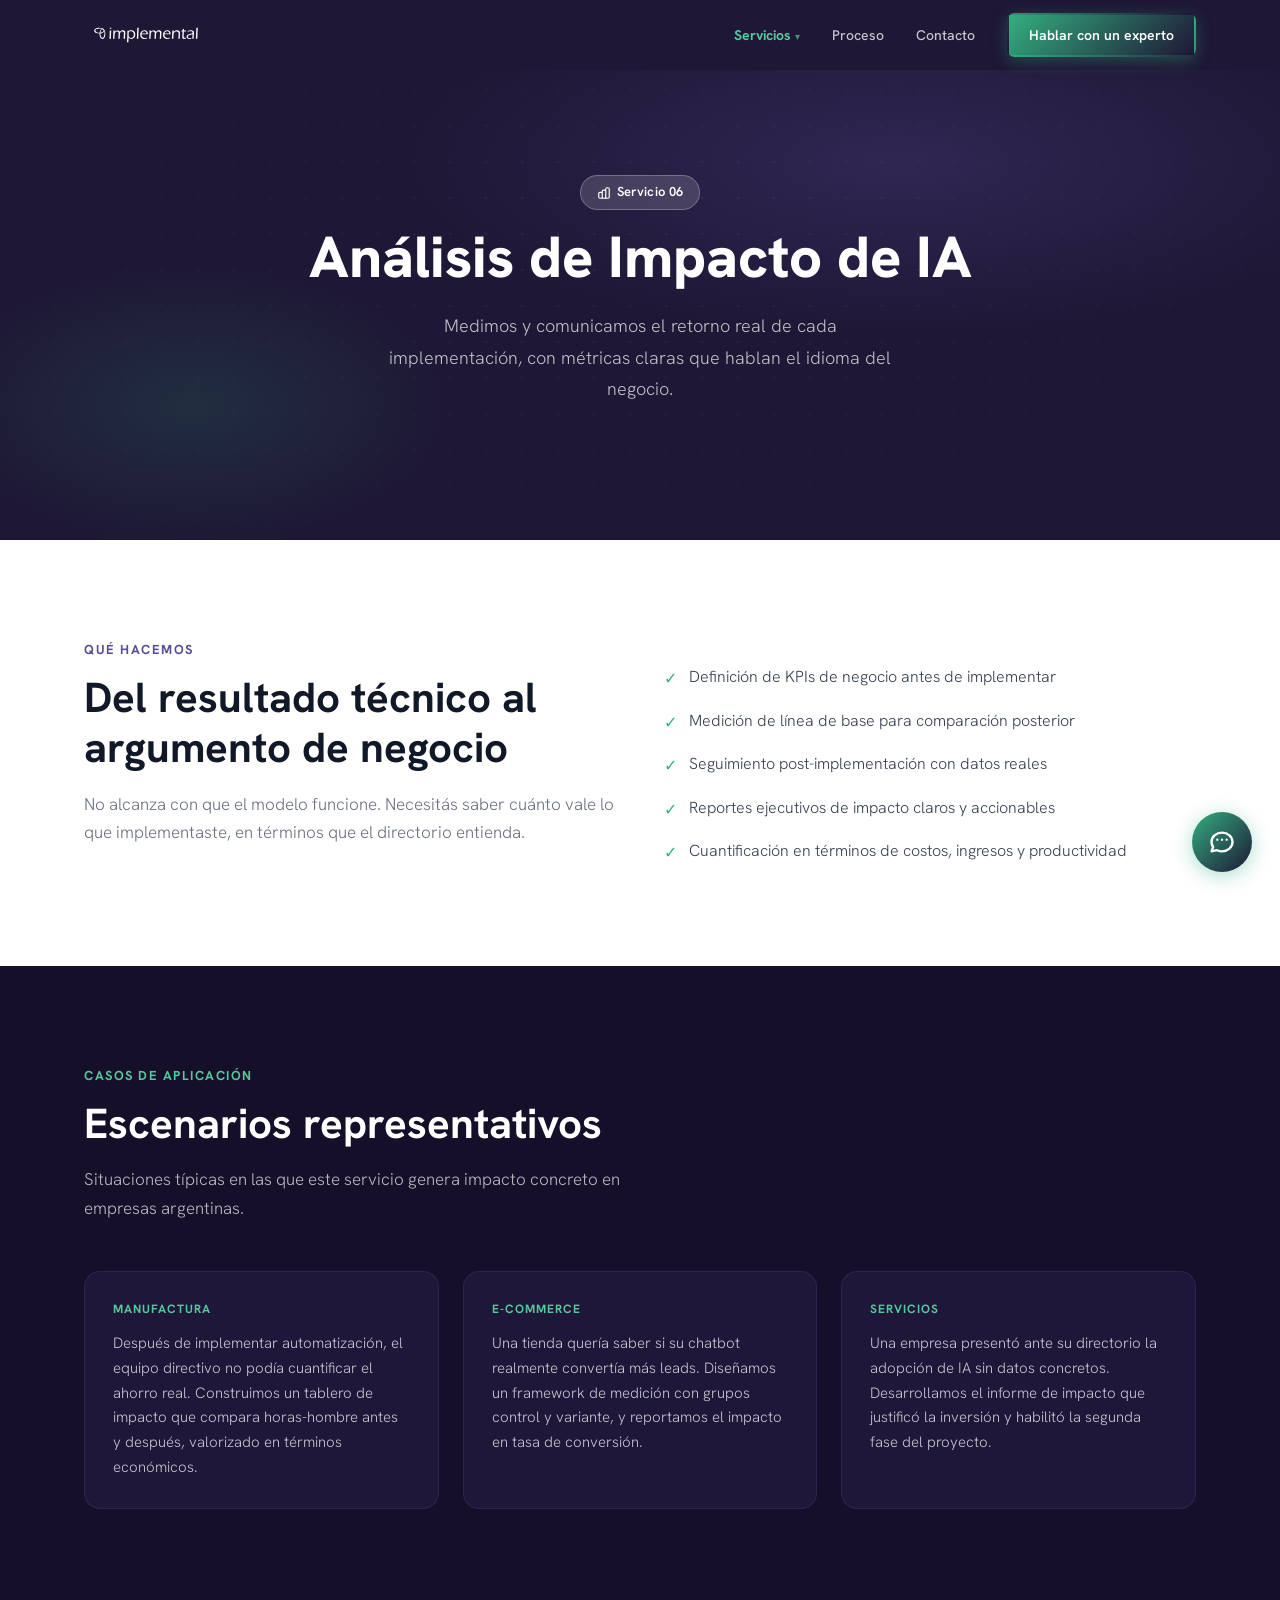
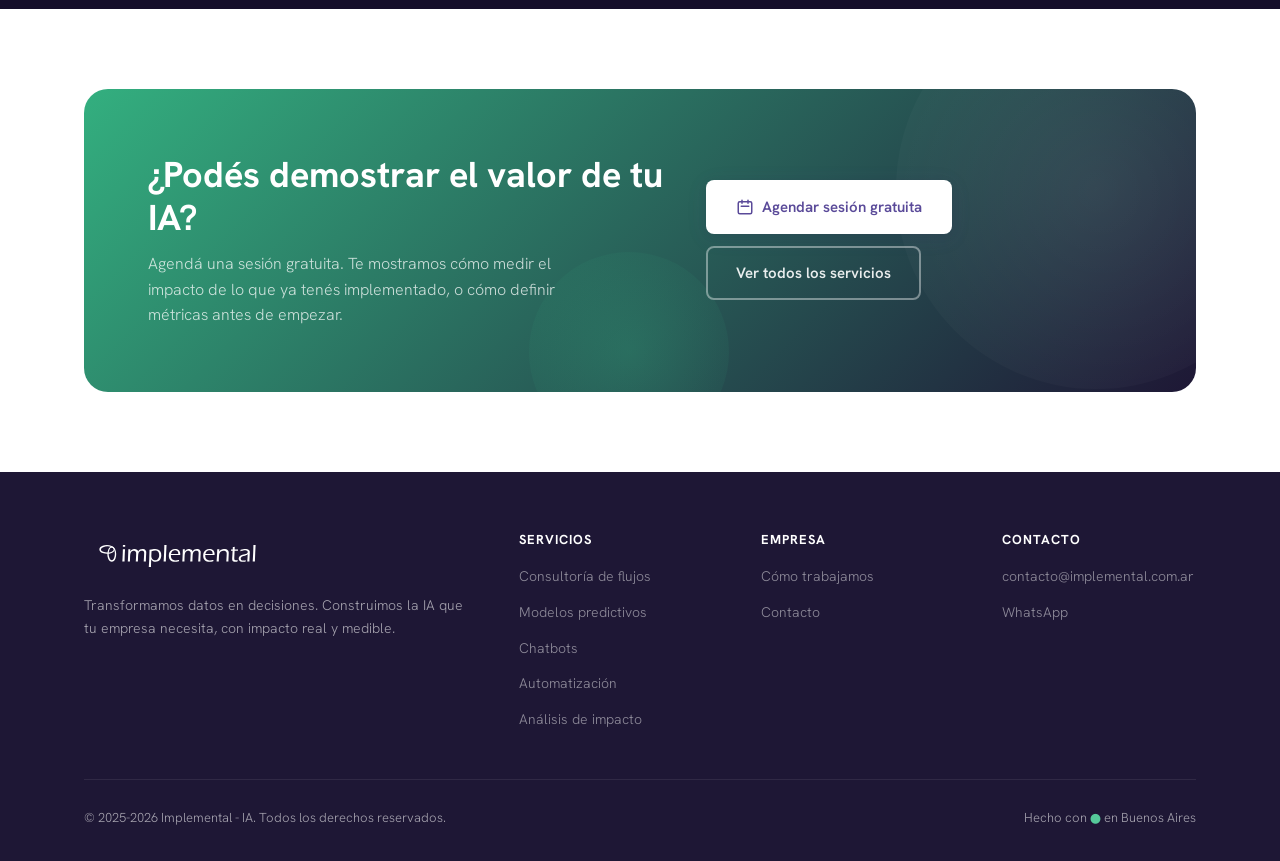
<file: servicios/analisis-impacto.html>
<!DOCTYPE html>
<html lang="es">
<head>
  <meta charset="UTF-8" />
  <meta name="viewport" content="width=device-width, initial-scale=1.0" />
  <title>Análisis de Impacto de IA | Implemental - IA</title>

  <!-- SEO -->
  <meta name="description" content="Medimos y comunicamos el retorno real de cada implementación de IA, con métricas claras que hablan el idioma del negocio: costos, ingresos y productividad." />
  <meta name="robots" content="index, follow" />
  <link rel="canonical" href="https://implemental.com.ar/servicios/analisis-impacto" />

  <!-- Open Graph -->
  <meta property="og:type" content="website" />
  <meta property="og:url" content="https://implemental.com.ar/servicios/analisis-impacto" />
  <meta property="og:title" content="Análisis de Impacto de IA — Implemental IA" />
  <meta property="og:description" content="Medimos el retorno real de tu implementación de IA con KPIs claros, reportes ejecutivos y cuantificación en términos de negocio." />
  <meta property="og:locale" content="es_AR" />
  <meta property="og:site_name" content="Implemental IA" />

  <!-- Twitter Card -->
  <meta name="twitter:card" content="summary_large_image" />
  <meta name="twitter:title" content="Análisis de Impacto de IA — Implemental IA" />
  <meta name="twitter:description" content="Reportes de impacto de IA con métricas de negocio reales. Para justificar inversiones y planificar siguientes fases." />

  <!-- GA4 -->
  <script async src="https://www.googletagmanager.com/gtag/js?id=G-WNLGPR5VN7"></script>
  <script>
    window.dataLayer = window.dataLayer || [];
    function gtag(){dataLayer.push(arguments);}
    gtag('js', new Date());
    gtag('config', 'G-WNLGPR5VN7');
  </script>

  <link rel="preconnect" href="https://fonts.googleapis.com" />
  <link rel="preconnect" href="https://fonts.gstatic.com" crossorigin />
  <link href="https://fonts.googleapis.com/css2?family=Hanken+Grotesk:wght@300;400;500;600;700;800&display=swap" rel="stylesheet" />
  <link rel="stylesheet" href="../styles.css" />

  <style>
    .what-we-do { padding: 100px 0; background: var(--white); }
    .what-we-do-grid { display: grid; grid-template-columns: 1fr 1fr; gap: 48px; align-items: start; }
    .feature-list { list-style: none; display: flex; flex-direction: column; gap: 16px; margin-top: 24px; }
    .feature-list li { display: flex; gap: 12px; align-items: flex-start; font-size: 16px; color: var(--gray-700); }
    .feature-list li::before { content: '✓'; color: var(--green); font-weight: 700; flex-shrink: 0; margin-top: 2px; }
    .cases-section { padding: 100px 0; background: #150F2A; }
    .cases-grid { display: grid; grid-template-columns: repeat(3, 1fr); gap: 24px; margin-top: 48px; }
    .case-card { background: rgba(90,74,153,0.15); border: 1px solid rgba(90,74,153,0.25); border-radius: 16px; padding: 28px; }
    .case-industry { font-size: 12px; font-weight: 700; text-transform: uppercase; letter-spacing: 1px; color: var(--green-light); margin-bottom: 12px; }
    .case-desc { font-size: 15px; color: rgba(255,255,255,0.75); line-height: 1.65; }
    @media (max-width: 900px) { .what-we-do-grid { grid-template-columns: 1fr; } .cases-grid { grid-template-columns: 1fr; } }
    @media (max-width: 600px) { .cases-grid { grid-template-columns: 1fr; } }
  </style>
</head>
<body>

<!-- ══ NAV ══ -->
<nav id="navbar">
  <div class="container">
    <div class="nav-inner">
      <a href="../index.html" class="logo">
        <img src="../logo_implemental_oficial.svg" alt="Implemental - IA" style="height:32px;width:auto;filter:brightness(0) invert(1);" />
      </a>
      <ul class="nav-links">
        <li class="nav-item has-dropdown">
          <a href="../servicios.html" class="active">Servicios</a>
          <div class="nav-dropdown">
            <a href="consultoria-flujos.html"><span class="dd-num">01</span>Consultoría y rediseño de flujos</a>
            <a href="modelos-predictivos.html"><span class="dd-num">02</span>Modelos ML predictivos</a>
            <a href="chatbots.html"><span class="dd-num">03</span>Desarrollo de chatbots</a>
            <a href="automatizacion.html"><span class="dd-num">04</span>Automatización de procesos</a>
            <a href="mantenimiento.html"><span class="dd-num">05</span>Mantenimiento y mejora continua</a>
            <a href="analisis-impacto.html"><span class="dd-num">06</span>Análisis de impacto de IA</a>
            <a href="marketing.html"><span class="dd-num">07</span>Marketing</a>
            <a href="ecommerce-growth.html"><span class="dd-num">08</span>E-commerce Growth</a>
          </div>
        </li>
        <li><a href="../proceso.html">Proceso</a></li>
        <li><a href="../contacto.html">Contacto</a></li>
      </ul>
      <div class="nav-cta">
        <a href="../contacto.html" class="btn btn-primary btn-sm">Hablar con un experto</a>
      </div>
      <div class="hamburger" id="hamburger" onclick="toggleMenu()">
        <span></span><span></span><span></span>
      </div>
    </div>
  </div>
</nav>

<!-- Mobile menu -->
<div class="mobile-menu" id="mobileMenu" onclick="closeMenu(event)">
  <div class="mobile-menu-panel">
    <a href="../servicios.html" class="active" onclick="closeMenuDirect()">Servicios</a>
    <a href="consultoria-flujos.html" onclick="closeMenuDirect()" style="font-size:14px;padding-left:16px;opacity:.8;">01 · Consultoría y rediseño de flujos</a>
    <a href="modelos-predictivos.html" onclick="closeMenuDirect()" style="font-size:14px;padding-left:16px;opacity:.8;">02 · Modelos ML predictivos</a>
    <a href="chatbots.html" onclick="closeMenuDirect()" style="font-size:14px;padding-left:16px;opacity:.8;">03 · Desarrollo de chatbots</a>
    <a href="automatizacion.html" onclick="closeMenuDirect()" style="font-size:14px;padding-left:16px;opacity:.8;">04 · Automatización de procesos</a>
    <a href="mantenimiento.html" onclick="closeMenuDirect()" style="font-size:14px;padding-left:16px;opacity:.8;">05 · Mantenimiento y mejora continua</a>
    <a href="analisis-impacto.html" onclick="closeMenuDirect()" style="font-size:14px;padding-left:16px;opacity:.8;">06 · Análisis de impacto de IA</a>
    <a href="marketing.html" onclick="closeMenuDirect()" style="font-size:14px;padding-left:16px;opacity:.8;">07 · Marketing</a>
    <a href="ecommerce-growth.html" onclick="closeMenuDirect()" style="font-size:14px;padding-left:16px;opacity:.8;">08 · E-commerce Growth</a>
    <a href="../proceso.html" onclick="closeMenuDirect()">Proceso</a>
    <a href="../contacto.html" onclick="closeMenuDirect()">Contacto</a>
    <a href="../contacto.html" class="btn btn-primary" onclick="closeMenuDirect()" style="justify-content:center;margin-top:16px;">Hablar con un experto</a>
  </div>
</div>

<!-- ══ PAGE HERO ══ -->
<section class="page-hero">
  <div class="page-hero-bg"></div>
  <div class="container">
    <div class="page-hero-content">
      <span class="badge">
        <svg fill="none" stroke="currentColor" stroke-width="2" viewBox="0 0 24 24" aria-hidden="true"><path stroke-linecap="round" stroke-linejoin="round" d="M9 19v-6a2 2 0 00-2-2H5a2 2 0 00-2 2v6a2 2 0 002 2h2a2 2 0 002-2zm0 0V9a2 2 0 012-2h2a2 2 0 012 2v10m-6 0a2 2 0 002 2h2a2 2 0 002-2m0 0V5a2 2 0 012-2h2a2 2 0 012 2v14a2 2 0 01-2 2h-2a2 2 0 01-2-2z"/></svg>
        Servicio 06
      </span>
      <h1>Análisis de Impacto de IA</h1>
      <p>Medimos y comunicamos el retorno real de cada implementación, con métricas claras que hablan el idioma del negocio.</p>
    </div>
  </div>
</section>

<!-- ══ QUÉ HACEMOS ══ -->
<section class="what-we-do">
  <div class="container">
    <div class="what-we-do-grid">
      <div class="reveal">
        <span class="section-label">Qué hacemos</span>
        <h2 class="section-title">Del resultado técnico al argumento de negocio</h2>
        <p class="section-sub">No alcanza con que el modelo funcione. Necesitás saber cuánto vale lo que implementaste, en términos que el directorio entienda.</p>
      </div>
      <div class="reveal">
        <ul class="feature-list">
          <li>Definición de KPIs de negocio antes de implementar</li>
          <li>Medición de línea de base para comparación posterior</li>
          <li>Seguimiento post-implementación con datos reales</li>
          <li>Reportes ejecutivos de impacto claros y accionables</li>
          <li>Cuantificación en términos de costos, ingresos y productividad</li>
        </ul>
      </div>
    </div>
  </div>
</section>

<!-- ══ CASOS DE APLICACIÓN ══ -->
<section class="cases-section">
  <div class="container">
    <div class="reveal">
      <span class="section-label-light">Casos de aplicación</span>
      <h2 class="section-title-white">Escenarios representativos</h2>
      <p class="section-sub-white">Situaciones típicas en las que este servicio genera impacto concreto en empresas argentinas.</p>
    </div>
    <div class="cases-grid">
      <div class="case-card reveal">
        <div class="case-industry">Manufactura</div>
        <p class="case-desc">Después de implementar automatización, el equipo directivo no podía cuantificar el ahorro real. Construimos un tablero de impacto que compara horas-hombre antes y después, valorizado en términos económicos.</p>
      </div>
      <div class="case-card reveal">
        <div class="case-industry">E-commerce</div>
        <p class="case-desc">Una tienda quería saber si su chatbot realmente convertía más leads. Diseñamos un framework de medición con grupos control y variante, y reportamos el impacto en tasa de conversión.</p>
      </div>
      <div class="case-card reveal">
        <div class="case-industry">Servicios</div>
        <p class="case-desc">Una empresa presentó ante su directorio la adopción de IA sin datos concretos. Desarrollamos el informe de impacto que justificó la inversión y habilitó la segunda fase del proyecto.</p>
      </div>
    </div>
  </div>
</section>

<!-- ══ CTA BANNER ══ -->
<section class="cta-banner">
  <div class="container">
    <div class="cta-inner reveal">
      <div class="cta-text">
        <h2 class="cta-title">¿Podés demostrar el valor de tu IA?</h2>
        <p class="cta-desc">Agendá una sesión gratuita. Te mostramos cómo medir el impacto de lo que ya tenés implementado, o cómo definir métricas antes de empezar.</p>
      </div>
      <div class="cta-actions">
        <a href="../contacto.html" class="btn btn-white">
          <svg width="18" height="18" fill="none" stroke="currentColor" stroke-width="2" viewBox="0 0 24 24" aria-hidden="true"><path stroke-linecap="round" stroke-linejoin="round" d="M8 7V3m8 4V3m-9 8h10M5 21h14a2 2 0 002-2V7a2 2 0 00-2-2H5a2 2 0 00-2 2v12a2 2 0 002 2z"/></svg>
          Agendar sesión gratuita
        </a>
        <a href="../servicios.html" class="btn btn-ghost">Ver todos los servicios</a>
      </div>
    </div>
  </div>
</section>

<!-- ══ FOOTER ══ -->
<footer>
  <div class="container">
    <div class="footer-inner">
      <div class="footer-brand">
        <a href="../index.html" class="logo">
          <img src="../logo_implemental_oficial.svg" alt="Implemental - IA" style="height:48px;width:auto;filter:brightness(0) invert(1);" />
        </a>
        <p>Transformamos datos en decisiones. Construimos la IA que tu empresa necesita, con impacto real y medible.</p>
      </div>
      <div class="footer-col">
        <h4>Servicios</h4>
        <ul>
          <li><a href="consultoria-flujos.html">Consultoría de flujos</a></li>
          <li><a href="modelos-predictivos.html">Modelos predictivos</a></li>
          <li><a href="chatbots.html">Chatbots</a></li>
          <li><a href="automatizacion.html">Automatización</a></li>
          <li><a href="analisis-impacto.html">Análisis de impacto</a></li>
        </ul>
      </div>
      <div class="footer-col">
        <h4>Empresa</h4>
        <ul>
          <li><a href="../proceso.html">Cómo trabajamos</a></li>
          <li><a href="../contacto.html">Contacto</a></li>
        </ul>
      </div>
      <div class="footer-col">
        <h4>Contacto</h4>
        <ul>
          <li><a href="mailto:contacto@implemental.com.ar">contacto@implemental.com.ar</a></li>
          <li><a href="https://wa.me/5491166465651" target="_blank" rel="noopener noreferrer">WhatsApp</a></li>
        </ul>
      </div>
    </div>
    <div class="footer-bottom">
      <p>&copy; 2025-2026 Implemental - IA. Todos los derechos reservados.</p>
      <p>Hecho con <span class="green-dot">&#9679;</span> en Buenos Aires</p>
    </div>
  </div>
</footer>

<!-- ══ CHATBOT ══ -->
<button id="chat-btn" aria-label="Abrir chat">
  <svg fill="none" stroke="currentColor" stroke-width="2" viewBox="0 0 24 24" aria-hidden="true">
    <path stroke-linecap="round" stroke-linejoin="round" d="M8 10h.01M12 10h.01M16 10h.01M21 12c0 4.418-4.03 8-9 8a9.863 9.863 0 01-4.255-.949L3 20l1.395-3.72C3.512 15.042 3 13.574 3 12c0-4.418 4.03-8 9-8s9 3.582 9 8z"/>
  </svg>
</button>

<div id="chat-window">
  <div id="chat-header">
    <div class="chat-avatar">
      <svg fill="none" stroke="currentColor" stroke-width="2" viewBox="0 0 24 24" aria-hidden="true">
        <path stroke-linecap="round" stroke-linejoin="round" d="M9.663 17h4.673M12 3v1m6.364 1.636l-.707.707M21 12h-1M4 12H3m3.343-5.657l-.707-.707m2.828 9.9a5 5 0 117.072 0l-.548.547A3.374 3.374 0 0014 18.469V19a2 2 0 11-4 0v-.531c0-.895-.356-1.754-.988-2.386l-.548-.547z"/>
      </svg>
    </div>
    <div class="chat-info">
      <div class="chat-name">Asistente Implemental-IA</div>
      <div class="chat-status">● En línea</div>
    </div>
    <button id="chat-close" aria-label="Cerrar chat">
      <svg width="20" height="20" fill="none" stroke="currentColor" stroke-width="2" viewBox="0 0 24 24" aria-hidden="true">
        <path stroke-linecap="round" stroke-linejoin="round" d="M6 18L18 6M6 6l12 12"/>
      </svg>
    </button>
  </div>
  <div id="chat-messages">
    <div class="chat-msg bot">¡Hola! Soy el asistente de Implemental-IA 👋 Esta charla es una pequeña muestra de lo que la IA puede hacer por tu empresa. Para mostrarte oportunidades concretas, contame: ¿en qué industria operás, con qué tipo de datos contás y qué querés optimizar?</div>
  </div>
  <div id="chat-input-row">
    <textarea id="chat-input" placeholder="Escribí tu consulta..." autocomplete="off" rows="1"></textarea>
    <button id="chat-send" aria-label="Enviar">
      <svg fill="none" stroke="currentColor" stroke-width="2" viewBox="0 0 24 24" aria-hidden="true">
        <path stroke-linecap="round" stroke-linejoin="round" d="M12 19l9 2-9-18-9 18 9-2zm0 0v-8"/>
      </svg>
    </button>
  </div>
</div>

<!-- ══ JS ══ -->
<script>
  const navbar = document.getElementById('navbar');
  window.addEventListener('scroll', () => { navbar.classList.toggle('scrolled', window.scrollY > 20); });
  const revealEls = document.querySelectorAll('.reveal');
  const observer = new IntersectionObserver((entries) => { entries.forEach((entry, i) => { if (entry.isIntersecting) { setTimeout(() => entry.target.classList.add('visible'), i * 60); observer.unobserve(entry.target); } }); }, { threshold: 0.1, rootMargin: '0px 0px -40px 0px' });
  revealEls.forEach(el => observer.observe(el));
  function toggleMenu() { document.getElementById('mobileMenu').classList.toggle('open'); }
  function closeMenu(e) { if (e.target === document.getElementById('mobileMenu')) document.getElementById('mobileMenu').classList.remove('open'); }
  function closeMenuDirect() { document.getElementById('mobileMenu').classList.remove('open'); }
  function gaEvent(name, params) { if (typeof gtag !== 'undefined') gtag('event', name, params || {}); }
  document.querySelectorAll('a[href*="wa.me"]').forEach(el => { el.addEventListener('click', () => gaEvent('whatsapp_click', { location: el.closest('section')?.id || 'page' })); });
  document.querySelectorAll('a[href^="mailto"]').forEach(el => { el.addEventListener('click', () => gaEvent('email_click')); });
  const chatBtn = document.getElementById('chat-btn'), chatWindow = document.getElementById('chat-window'), chatClose = document.getElementById('chat-close'), chatInput = document.getElementById('chat-input'), chatSend = document.getElementById('chat-send'), chatMessages = document.getElementById('chat-messages');
  let chatHistory = [], chatMessageCount = 0, chatOpened = false;
  if (!localStorage.getItem('chatAutoOpened')) {
    localStorage.setItem('chatAutoOpened', '1');
    setTimeout(() => {
      if (!localStorage.getItem('chatClosed')) {
        chatWindow.classList.add('open');
        if (!chatOpened) { chatOpened = true; gaEvent('chatbot_auto_open'); }
      }
    }, 1200);
  }
  chatBtn.addEventListener('click', () => { const isOpening = !chatWindow.classList.contains('open'); chatWindow.classList.toggle('open'); if (isOpening && !chatOpened) { chatOpened = true; gaEvent('chatbot_open', { method: 'button' }); } });
  chatClose.addEventListener('click', () => { chatWindow.classList.remove('open'); localStorage.setItem('chatClosed', '1'); gaEvent('chatbot_close', { messages_sent: chatMessageCount }); });
  chatInput.addEventListener('input', () => { chatInput.style.height = 'auto'; chatInput.style.height = Math.min(chatInput.scrollHeight, 120) + 'px'; });
  chatInput.addEventListener('keydown', (e) => { if (e.key === 'Enter' && !e.shiftKey) { e.preventDefault(); sendMessage(); } });
  chatSend.addEventListener('click', sendMessage);
  function addMsg(text, role) { const div = document.createElement('div'); div.className = 'chat-msg ' + role; div.textContent = text; chatMessages.appendChild(div); chatMessages.scrollTop = chatMessages.scrollHeight; return div; }
  function showTyping() { const div = document.createElement('div'); div.className = 'chat-msg bot chat-typing'; div.innerHTML = '<span></span><span></span><span></span>'; chatMessages.appendChild(div); chatMessages.scrollTop = chatMessages.scrollHeight; return div; }
  async function sendMessage() {
    const text = chatInput.value.trim(); if (!text) return;
    chatInput.value = ''; chatInput.style.height = 'auto'; chatInput.disabled = true; chatSend.disabled = true;
    addMsg(text, 'user'); chatHistory.push({ role: 'user', content: text }); chatMessageCount++; gaEvent('chatbot_message_sent', { message_number: chatMessageCount });
    const typing = showTyping();
    try { const res = await fetch('/.netlify/functions/chat', { method: 'POST', headers: { 'Content-Type': 'application/json' }, body: JSON.stringify({ messages: chatHistory }) }); const data = await res.json(); typing.remove(); const reply = data.message || 'Hubo un error, intenta de nuevo.'; addMsg(reply, 'bot'); chatHistory.push({ role: 'assistant', content: reply }); if (chatMessageCount >= 4) gaEvent('chatbot_handoff', { messages_sent: chatMessageCount }); }
    catch { typing.remove(); addMsg('Error de conexión. Intenta de nuevo.', 'bot'); }
    chatInput.disabled = false; chatSend.disabled = false; chatInput.focus();
  }
</script>

</body>
</html>
</file>
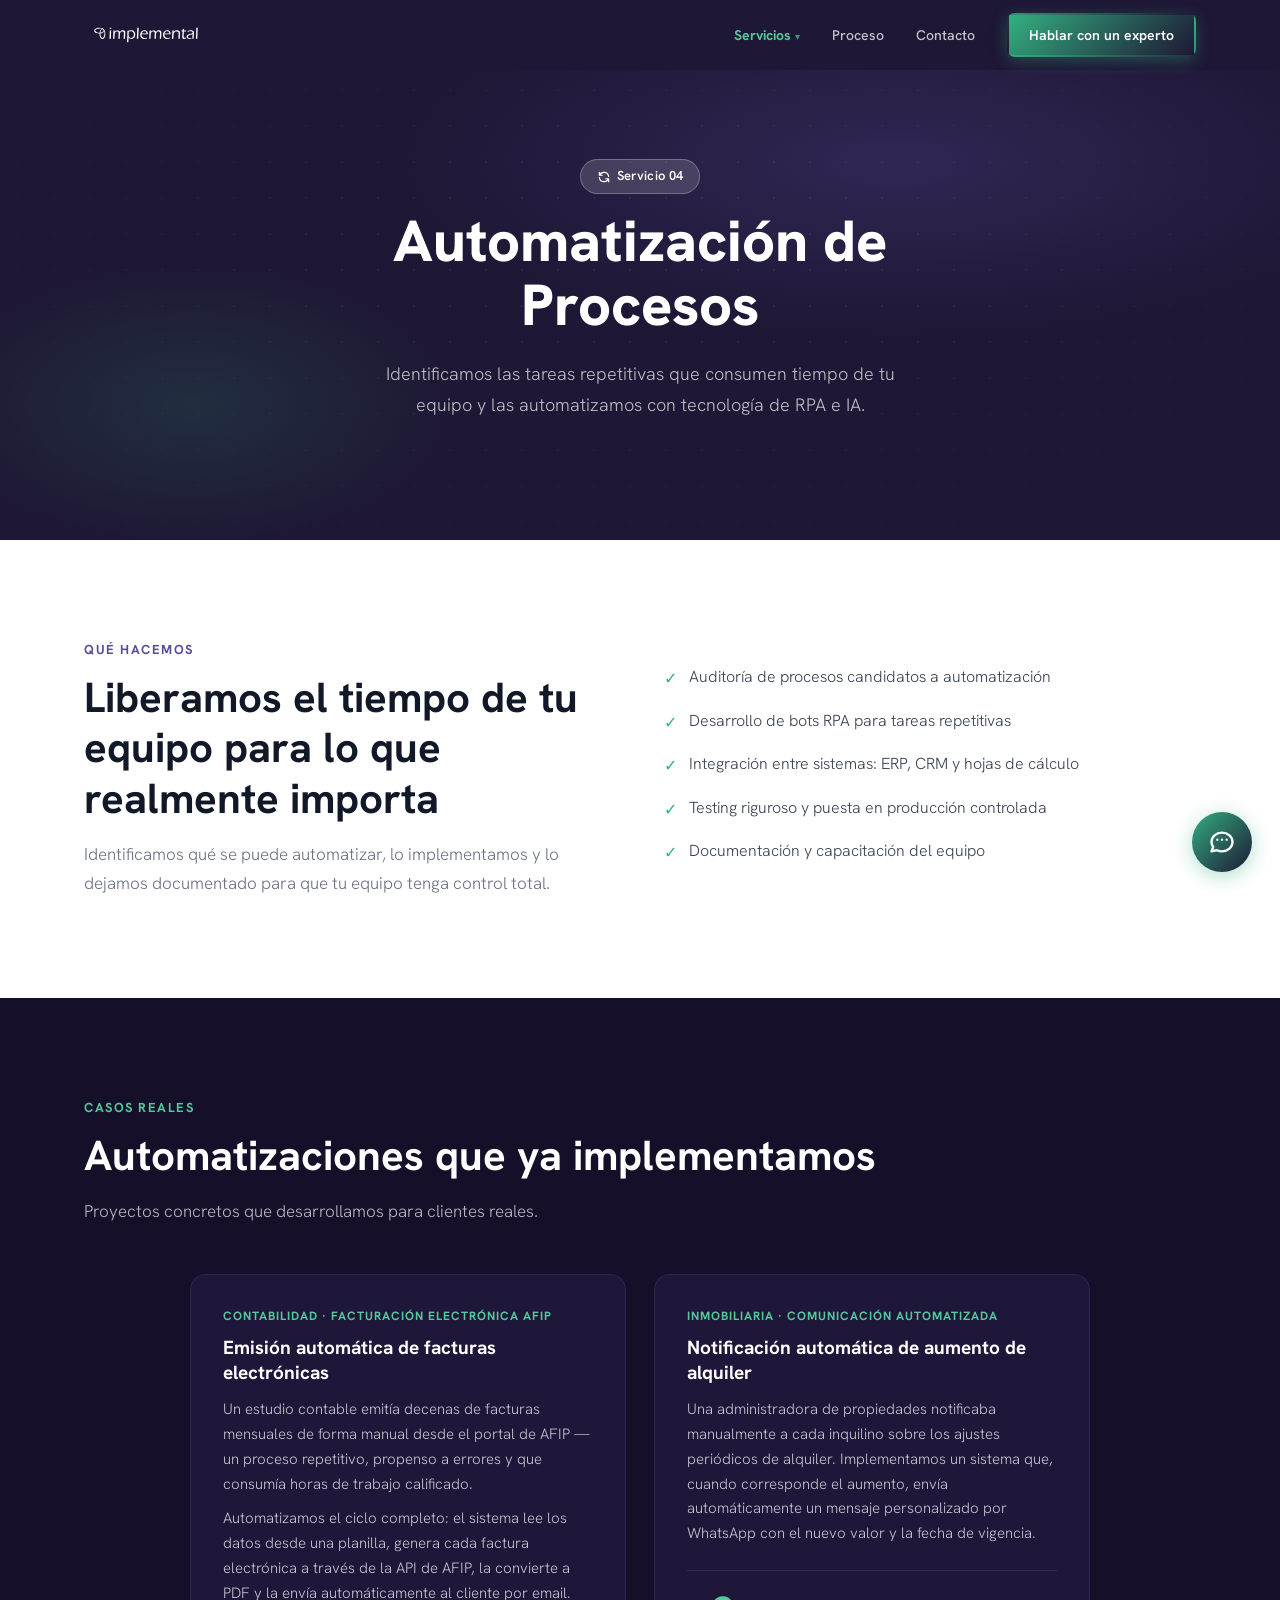
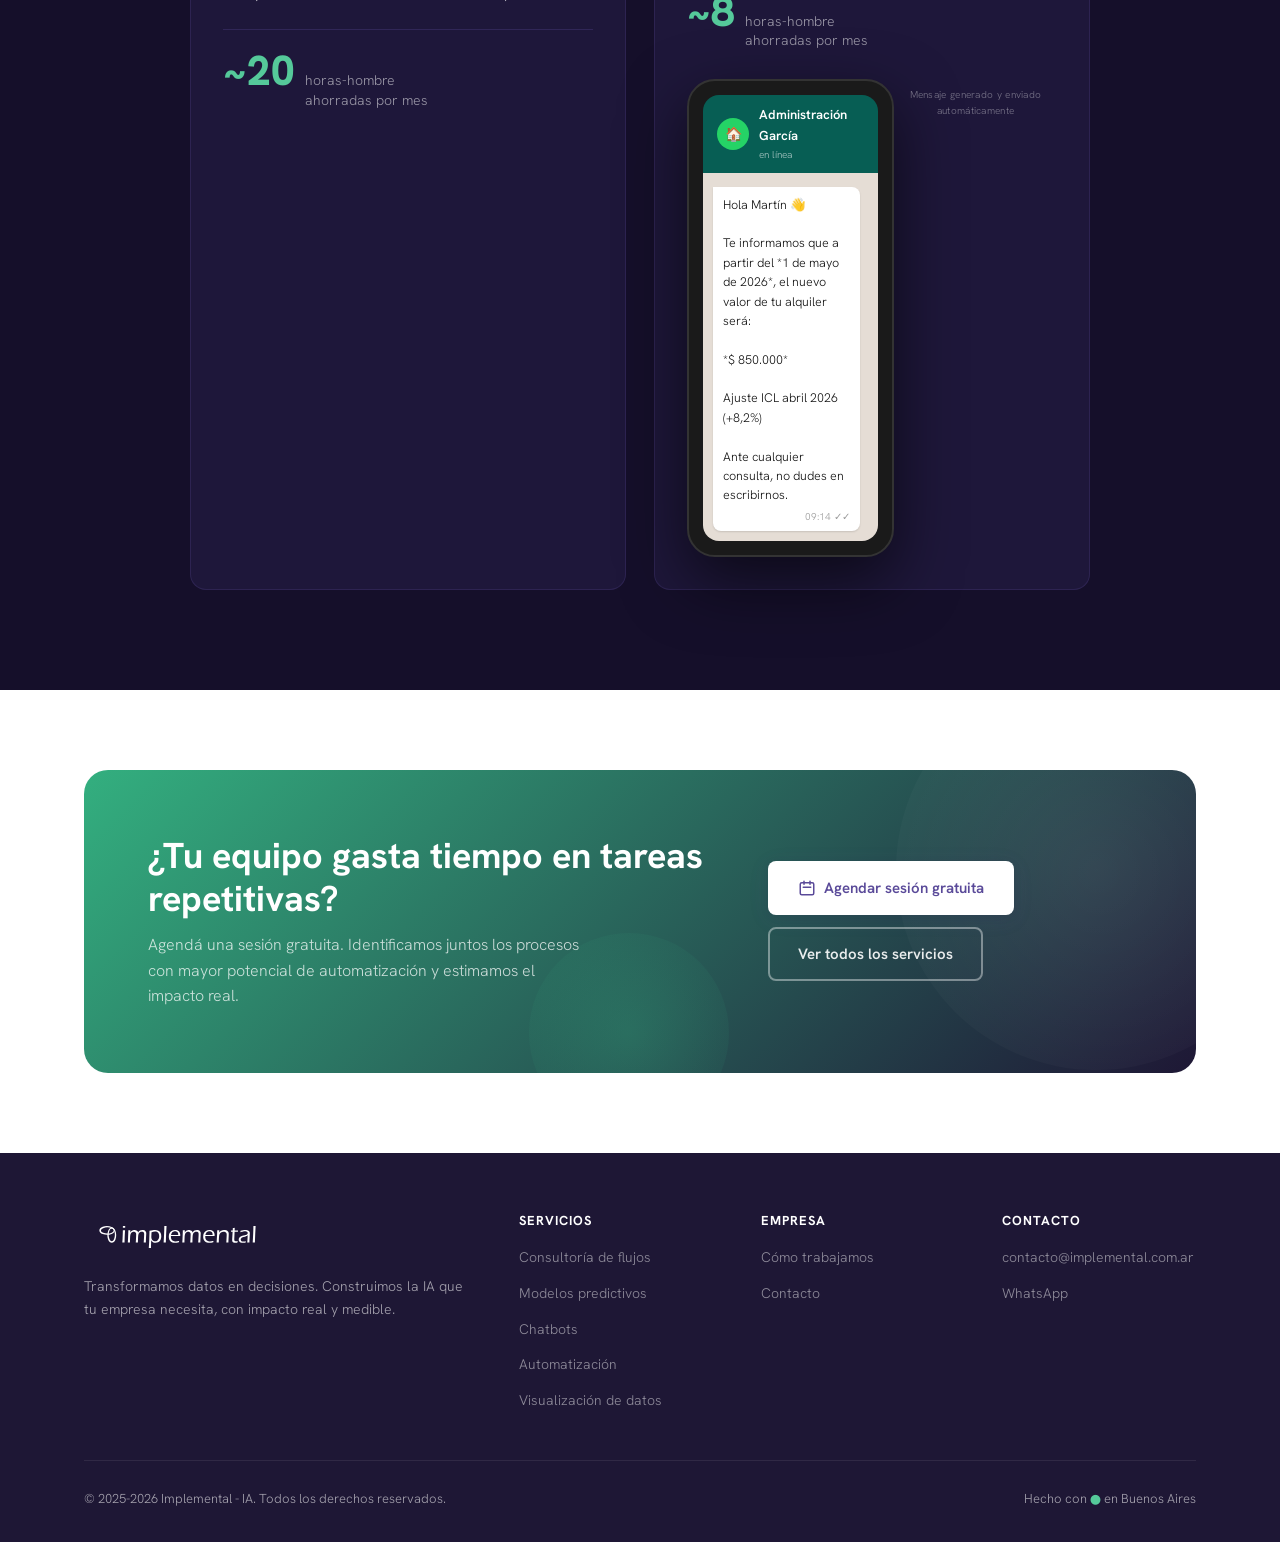
<file: servicios/automatizacion.html>
<!DOCTYPE html>
<html lang="es">
<head>
  <meta charset="UTF-8" />
  <meta name="viewport" content="width=device-width, initial-scale=1.0" />
  <title>Automatización de Procesos | Implemental - IA</title>

  <!-- SEO -->
  <meta name="description" content="Identificamos las tareas repetitivas que consumen tiempo de tu equipo y las automatizamos con tecnología de RPA e IA. Auditoría, desarrollo e integración." />
  <meta name="robots" content="index, follow" />
  <link rel="canonical" href="https://implemental.com.ar/servicios/automatizacion" />

  <!-- Open Graph -->
  <meta property="og:type" content="website" />
  <meta property="og:url" content="https://implemental.com.ar/servicios/automatizacion" />
  <meta property="og:title" content="Automatización de Procesos — Implemental IA" />
  <meta property="og:description" content="RPA e IA para eliminar tareas repetitivas y liberar el tiempo de tu equipo para trabajo de mayor valor." />
  <meta property="og:locale" content="es_AR" />
  <meta property="og:site_name" content="Implemental IA" />

  <!-- Twitter Card -->
  <meta name="twitter:card" content="summary_large_image" />
  <meta name="twitter:title" content="Automatización de Procesos — Implemental IA" />
  <meta name="twitter:description" content="Automatización con RPA e IA para empresas argentinas. Liberamos el tiempo de tu equipo." />

  <!-- GA4 -->
  <script async src="https://www.googletagmanager.com/gtag/js?id=G-WNLGPR5VN7"></script>
  <script>
    window.dataLayer = window.dataLayer || [];
    function gtag(){dataLayer.push(arguments);}
    gtag('js', new Date());
    gtag('config', 'G-WNLGPR5VN7');
  </script>

  <link rel="preconnect" href="https://fonts.googleapis.com" />
  <link rel="preconnect" href="https://fonts.gstatic.com" crossorigin />
  <link href="https://fonts.googleapis.com/css2?family=Hanken+Grotesk:wght@300;400;500;600;700;800&display=swap" rel="stylesheet" />
  <link rel="stylesheet" href="../styles.css" />

  <style>
    .what-we-do { padding: 100px 0; background: var(--white); }
    .what-we-do-grid { display: grid; grid-template-columns: 1fr 1fr; gap: 48px; align-items: start; }
    .feature-list { list-style: none; display: flex; flex-direction: column; gap: 16px; margin-top: 24px; }
    .feature-list li { display: flex; gap: 12px; align-items: flex-start; font-size: 16px; color: var(--gray-700); }
    .feature-list li::before { content: '✓'; color: var(--green); font-weight: 700; flex-shrink: 0; margin-top: 2px; }
    .cases-section { padding: 100px 0; background: #150F2A; }
    .cases-grid { display: grid; grid-template-columns: 1fr 1fr; gap: 28px; margin-top: 48px; max-width: 900px; margin-left: auto; margin-right: auto; }
    .case-card { background: rgba(90,74,153,0.15); border: 1px solid rgba(90,74,153,0.25); border-radius: 16px; padding: 32px; }
    .case-industry { font-size: 12px; font-weight: 700; text-transform: uppercase; letter-spacing: 1px; color: var(--green-light); margin-bottom: 10px; }
    .case-card h3 { font-size: 19px; font-weight: 700; color: #fff; margin-bottom: 12px; line-height: 1.3; }
    .case-desc { font-size: 15px; color: rgba(255,255,255,0.75); line-height: 1.65; }
    .case-metric { display: flex; align-items: baseline; gap: 10px; margin-top: 24px; padding-top: 20px; border-top: 1px solid rgba(90,74,153,0.3); }
    .metric-num { font-size: 42px; font-weight: 800; color: var(--green-light); line-height: 1; }
    .metric-label { font-size: 14px; color: rgba(255,255,255,0.55); line-height: 1.4; max-width: 160px; }

    /* WhatsApp mockup */
    .wa-mockup { margin-top: 28px; display: flex; justify-content: center; }
    .wa-phone { background: #1a1a1a; border-radius: 28px; padding: 14px; width: 260px; box-shadow: 0 24px 64px rgba(0,0,0,0.6); border: 2px solid #333; }
    .wa-header { background: #075E54; border-radius: 16px 16px 0 0; padding: 10px 14px; display: flex; align-items: center; gap: 10px; }
    .wa-avatar { width: 32px; height: 32px; background: #25D366; border-radius: 50%; display: flex; align-items: center; justify-content: center; flex-shrink: 0; font-size: 14px; }
    .wa-contact { flex: 1; }
    .wa-contact-name { font-size: 13px; font-weight: 600; color: #fff; font-family: 'Hanken Grotesk', sans-serif; }
    .wa-contact-status { font-size: 10px; color: rgba(255,255,255,0.65); font-family: 'Hanken Grotesk', sans-serif; }
    .wa-body { background: #e5ddd5; border-radius: 0 0 16px 16px; padding: 14px 10px 10px; min-height: 160px; position: relative; }
    .wa-body::before { content: ''; position: absolute; inset: 0; background-image: url("data:image/svg+xml,%3Csvg width='40' height='40' xmlns='http://www.w3.org/2000/svg'%3E%3C/svg%3E"); opacity: 0.05; border-radius: 0 0 16px 16px; }
    .wa-bubble { background: #fff; border-radius: 0 8px 8px 8px; padding: 8px 10px 6px; max-width: 95%; box-shadow: 0 1px 2px rgba(0,0,0,0.13); position: relative; }
    .wa-bubble-text { font-size: 12.5px; line-height: 1.55; color: #111; font-family: 'Hanken Grotesk', sans-serif; white-space: pre-line; }
    .wa-bubble-text strong { font-weight: 700; }
    .wa-time { font-size: 10px; color: #999; text-align: right; margin-top: 4px; font-family: 'Hanken Grotesk', sans-serif; }
    .wa-label { font-size: 10px; color: rgba(255,255,255,0.4); text-align: center; margin-top: 8px; font-family: 'Hanken Grotesk', sans-serif; letter-spacing: 0.3px; }

    @media (max-width: 900px) { .what-we-do-grid { grid-template-columns: 1fr; } }
    @media (max-width: 600px) { .cases-grid { grid-template-columns: 1fr; } }
  </style>
</head>
<body>

<!-- ══ NAV ══ -->
<nav id="navbar">
  <div class="container">
    <div class="nav-inner">
      <a href="../index.html" class="logo">
        <img src="../logo_implemental_oficial.svg" alt="Implemental - IA" style="height:32px;width:auto;filter:brightness(0) invert(1);" />
      </a>
      <ul class="nav-links">
        <li class="nav-item has-dropdown">
          <a href="../servicios.html" class="active">Servicios</a>
          <div class="nav-dropdown">
            <a href="consultoria-flujos.html"><span class="dd-num">01</span>Consultoría y rediseño de flujos</a>
            <a href="modelos-predictivos.html"><span class="dd-num">02</span>Modelos ML predictivos</a>
            <a href="chatbots.html"><span class="dd-num">03</span>Desarrollo de chatbots</a>
            <a href="automatizacion.html"><span class="dd-num">04</span>Automatización de procesos</a>
            <a href="mantenimiento.html"><span class="dd-num">05</span>Mantenimiento y mejora continua</a>
            <a href="visualizacion-datos.html"><span class="dd-num">06</span>Visualización de datos</a>
            <a href="marketing.html"><span class="dd-num">07</span>Marketing</a>
            <a href="ecommerce-growth.html"><span class="dd-num">08</span>E-commerce Growth</a>
            <a href="agentes.html"><span class="dd-num">09</span>Configuración y entrenamiento de Agentes</a>
          </div>
        </li>
        <li><a href="../proceso.html">Proceso</a></li>
        <li><a href="../contacto.html">Contacto</a></li>
      </ul>
      <div class="nav-cta">
        <a href="../contacto.html" class="btn btn-primary btn-sm">Hablar con un experto</a>
      </div>
      <div class="hamburger" id="hamburger" onclick="toggleMenu()">
        <span></span><span></span><span></span>
      </div>
    </div>
  </div>
</nav>

<!-- Mobile menu -->
<div class="mobile-menu" id="mobileMenu" onclick="closeMenu(event)">
  <div class="mobile-menu-panel">
    <a href="../servicios.html" class="active" onclick="closeMenuDirect()">Servicios</a>
    <a href="consultoria-flujos.html" onclick="closeMenuDirect()" style="font-size:14px;padding-left:16px;opacity:.8;">01 · Consultoría y rediseño de flujos</a>
    <a href="modelos-predictivos.html" onclick="closeMenuDirect()" style="font-size:14px;padding-left:16px;opacity:.8;">02 · Modelos ML predictivos</a>
    <a href="chatbots.html" onclick="closeMenuDirect()" style="font-size:14px;padding-left:16px;opacity:.8;">03 · Desarrollo de chatbots</a>
    <a href="automatizacion.html" onclick="closeMenuDirect()" style="font-size:14px;padding-left:16px;opacity:.8;">04 · Automatización de procesos</a>
    <a href="mantenimiento.html" onclick="closeMenuDirect()" style="font-size:14px;padding-left:16px;opacity:.8;">05 · Mantenimiento y mejora continua</a>
    <a href="visualizacion-datos.html" onclick="closeMenuDirect()" style="font-size:14px;padding-left:16px;opacity:.8;">06 · Visualización de datos</a>
    <a href="marketing.html" onclick="closeMenuDirect()" style="font-size:14px;padding-left:16px;opacity:.8;">07 · Marketing</a>
    <a href="ecommerce-growth.html" onclick="closeMenuDirect()" style="font-size:14px;padding-left:16px;opacity:.8;">08 · E-commerce Growth</a>
    <a href="agentes.html" onclick="closeMenuDirect()" style="font-size:14px;padding-left:16px;opacity:.8;">09 · Configuración y entrenamiento de Agentes</a>
    <a href="../proceso.html" onclick="closeMenuDirect()">Proceso</a>
    <a href="../contacto.html" onclick="closeMenuDirect()">Contacto</a>
    <a href="../contacto.html" class="btn btn-primary" onclick="closeMenuDirect()" style="justify-content:center;margin-top:16px;">Hablar con un experto</a>
  </div>
</div>

<!-- ══ PAGE HERO ══ -->
<section class="page-hero">
  <div class="page-hero-bg"></div>
  <div class="container">
    <div class="page-hero-content">
      <span class="badge">
        <svg fill="none" stroke="currentColor" stroke-width="2" viewBox="0 0 24 24" aria-hidden="true"><path stroke-linecap="round" stroke-linejoin="round" d="M4 4v5h.582m15.356 2A8.001 8.001 0 004.582 9m0 0H9m11 11v-5h-.581m0 0a8.003 8.003 0 01-15.357-2m15.357 2H15"/></svg>
        Servicio 04
      </span>
      <h1>Automatización de Procesos</h1>
      <p>Identificamos las tareas repetitivas que consumen tiempo de tu equipo y las automatizamos con tecnología de RPA e IA.</p>
    </div>
  </div>
</section>

<!-- ══ QUÉ HACEMOS ══ -->
<section class="what-we-do">
  <div class="container">
    <div class="what-we-do-grid">
      <div class="reveal">
        <span class="section-label">Qué hacemos</span>
        <h2 class="section-title">Liberamos el tiempo de tu equipo para lo que realmente importa</h2>
        <p class="section-sub">Identificamos qué se puede automatizar, lo implementamos y lo dejamos documentado para que tu equipo tenga control total.</p>
      </div>
      <div class="reveal">
        <ul class="feature-list">
          <li>Auditoría de procesos candidatos a automatización</li>
          <li>Desarrollo de bots RPA para tareas repetitivas</li>
          <li>Integración entre sistemas: ERP, CRM y hojas de cálculo</li>
          <li>Testing riguroso y puesta en producción controlada</li>
          <li>Documentación y capacitación del equipo</li>
        </ul>
      </div>
    </div>
  </div>
</section>

<!-- ══ CASOS REALES ══ -->
<section class="cases-section">
  <div class="container">
    <div class="reveal">
      <span class="section-label-light">Casos reales</span>
      <h2 class="section-title-white">Automatizaciones que ya implementamos</h2>
      <p class="section-sub-white">Proyectos concretos que desarrollamos para clientes reales.</p>
    </div>
    <div class="cases-grid">

      <!-- Caso 1: AFIP -->
      <div class="case-card reveal">
        <div class="case-industry">Contabilidad · Facturación electrónica AFIP</div>
        <h3>Emisión automática de facturas electrónicas</h3>
        <p class="case-desc">Un estudio contable emitía decenas de facturas mensuales de forma manual desde el portal de AFIP — un proceso repetitivo, propenso a errores y que consumía horas de trabajo calificado.</p>
        <p class="case-desc" style="margin-top:10px;">Automatizamos el ciclo completo: el sistema lee los datos desde una planilla, genera cada factura electrónica a través de la API de AFIP, la convierte a PDF y la envía automáticamente al cliente por email.</p>
        <div class="case-metric">
          <span class="metric-num">~20</span>
          <span class="metric-label">horas-hombre ahorradas por mes</span>
        </div>
      </div>

      <!-- Caso 2: WhatsApp alquiler -->
      <div class="case-card reveal">
        <div class="case-industry">Inmobiliaria · Comunicación automatizada</div>
        <h3>Notificación automática de aumento de alquiler</h3>
        <p class="case-desc">Una administradora de propiedades notificaba manualmente a cada inquilino sobre los ajustes periódicos de alquiler. Implementamos un sistema que, cuando corresponde el aumento, envía automáticamente un mensaje personalizado por WhatsApp con el nuevo valor y la fecha de vigencia.</p>
        <div class="case-metric">
          <span class="metric-num">~8</span>
          <span class="metric-label">horas-hombre ahorradas por mes</span>
        </div>
        <div class="wa-mockup">
          <div class="wa-phone">
            <div class="wa-header">
              <div class="wa-avatar">🏠</div>
              <div class="wa-contact">
                <div class="wa-contact-name">Administración García</div>
                <div class="wa-contact-status">en línea</div>
              </div>
            </div>
            <div class="wa-body">
              <div class="wa-bubble">
                <div class="wa-bubble-text">Hola Martín 👋

Te informamos que a partir del *1 de mayo de 2026*, el nuevo valor de tu alquiler será:

*$ 850.000*

Ajuste ICL abril 2026 (+8,2%)

Ante cualquier consulta, no dudes en escribirnos.</div>
                <div class="wa-time">09:14 ✓✓</div>
              </div>
            </div>
          </div>
          <p class="wa-label">Mensaje generado y enviado automáticamente</p>
        </div>
      </div>



    </div>
  </div>
</section>

<!-- ══ CTA BANNER ══ -->
<section class="cta-banner">
  <div class="container">
    <div class="cta-inner reveal">
      <div class="cta-text">
        <h2 class="cta-title">¿Tu equipo gasta tiempo en tareas repetitivas?</h2>
        <p class="cta-desc">Agendá una sesión gratuita. Identificamos juntos los procesos con mayor potencial de automatización y estimamos el impacto real.</p>
      </div>
      <div class="cta-actions">
        <a href="../contacto.html" class="btn btn-white">
          <svg width="18" height="18" fill="none" stroke="currentColor" stroke-width="2" viewBox="0 0 24 24" aria-hidden="true"><path stroke-linecap="round" stroke-linejoin="round" d="M8 7V3m8 4V3m-9 8h10M5 21h14a2 2 0 002-2V7a2 2 0 00-2-2H5a2 2 0 00-2 2v12a2 2 0 002 2z"/></svg>
          Agendar sesión gratuita
        </a>
        <a href="../servicios.html" class="btn btn-ghost">Ver todos los servicios</a>
      </div>
    </div>
  </div>
</section>

<!-- ══ FOOTER ══ -->
<footer>
  <div class="container">
    <div class="footer-inner">
      <div class="footer-brand">
        <a href="../index.html" class="logo">
          <img src="../logo_implemental_oficial.svg" alt="Implemental - IA" style="height:48px;width:auto;filter:brightness(0) invert(1);" />
        </a>
        <p>Transformamos datos en decisiones. Construimos la IA que tu empresa necesita, con impacto real y medible.</p>
      </div>
      <div class="footer-col">
        <h4>Servicios</h4>
        <ul>
          <li><a href="consultoria-flujos.html">Consultoría de flujos</a></li>
          <li><a href="modelos-predictivos.html">Modelos predictivos</a></li>
          <li><a href="chatbots.html">Chatbots</a></li>
          <li><a href="automatizacion.html">Automatización</a></li>
          <li><a href="visualizacion-datos.html">Visualización de datos</a></li>
        </ul>
      </div>
      <div class="footer-col">
        <h4>Empresa</h4>
        <ul>
          <li><a href="../proceso.html">Cómo trabajamos</a></li>
          <li><a href="../contacto.html">Contacto</a></li>
        </ul>
      </div>
      <div class="footer-col">
        <h4>Contacto</h4>
        <ul>
          <li><a href="mailto:contacto@implemental.com.ar">contacto@implemental.com.ar</a></li>
          <li><a href="https://wa.me/5491166465651" target="_blank" rel="noopener noreferrer">WhatsApp</a></li>
        </ul>
      </div>
    </div>
    <div class="footer-bottom">
      <p>&copy; 2025-2026 Implemental - IA. Todos los derechos reservados.</p>
      <p>Hecho con <span class="green-dot">&#9679;</span> en Buenos Aires</p>
    </div>
  </div>
</footer>

<!-- ══ CHATBOT ══ -->
<button id="chat-btn" aria-label="Abrir chat">
  <svg fill="none" stroke="currentColor" stroke-width="2" viewBox="0 0 24 24" aria-hidden="true">
    <path stroke-linecap="round" stroke-linejoin="round" d="M8 10h.01M12 10h.01M16 10h.01M21 12c0 4.418-4.03 8-9 8a9.863 9.863 0 01-4.255-.949L3 20l1.395-3.72C3.512 15.042 3 13.574 3 12c0-4.418 4.03-8 9-8s9 3.582 9 8z"/>
  </svg>
</button>

<div id="chat-window">
  <div id="chat-header">
    <div class="chat-avatar">
      <svg fill="none" stroke="currentColor" stroke-width="2" viewBox="0 0 24 24" aria-hidden="true">
        <path stroke-linecap="round" stroke-linejoin="round" d="M9.663 17h4.673M12 3v1m6.364 1.636l-.707.707M21 12h-1M4 12H3m3.343-5.657l-.707-.707m2.828 9.9a5 5 0 117.072 0l-.548.547A3.374 3.374 0 0014 18.469V19a2 2 0 11-4 0v-.531c0-.895-.356-1.754-.988-2.386l-.548-.547z"/>
      </svg>
    </div>
    <div class="chat-info">
      <div class="chat-name">Asistente Implemental-IA</div>
      <div class="chat-status">● En línea</div>
    </div>
    <button id="chat-close" aria-label="Cerrar chat">
      <svg width="20" height="20" fill="none" stroke="currentColor" stroke-width="2" viewBox="0 0 24 24" aria-hidden="true">
        <path stroke-linecap="round" stroke-linejoin="round" d="M6 18L18 6M6 6l12 12"/>
      </svg>
    </button>
  </div>
  <div id="chat-messages">
    <div class="chat-msg bot">¡Hola! Soy el asistente de Implemental-IA 👋 Esta charla es una pequeña muestra de lo que la IA puede hacer por tu empresa. Para mostrarte oportunidades concretas, contame: ¿en qué industria operás, con qué tipo de datos contás y qué querés optimizar?</div>
  </div>
  <div id="chat-input-row">
    <textarea id="chat-input" placeholder="Escribí tu consulta..." autocomplete="off" rows="1"></textarea>
    <button id="chat-send" aria-label="Enviar">
      <svg fill="none" stroke="currentColor" stroke-width="2" viewBox="0 0 24 24" aria-hidden="true">
        <path stroke-linecap="round" stroke-linejoin="round" d="M12 19l9 2-9-18-9 18 9-2zm0 0v-8"/>
      </svg>
    </button>
  </div>
</div>

<!-- ══ JS ══ -->
<script>
  const navbar = document.getElementById('navbar');
  window.addEventListener('scroll', () => { navbar.classList.toggle('scrolled', window.scrollY > 20); });
  const revealEls = document.querySelectorAll('.reveal');
  const observer = new IntersectionObserver((entries) => { entries.forEach((entry, i) => { if (entry.isIntersecting) { setTimeout(() => entry.target.classList.add('visible'), i * 60); observer.unobserve(entry.target); } }); }, { threshold: 0.1, rootMargin: '0px 0px -40px 0px' });
  revealEls.forEach(el => observer.observe(el));
  function toggleMenu() { document.getElementById('mobileMenu').classList.toggle('open'); }
  function closeMenu(e) { if (e.target === document.getElementById('mobileMenu')) document.getElementById('mobileMenu').classList.remove('open'); }
  function closeMenuDirect() { document.getElementById('mobileMenu').classList.remove('open'); }
  function gaEvent(name, params) { if (typeof gtag !== 'undefined') gtag('event', name, params || {}); }
  document.querySelectorAll('a[href*="wa.me"]').forEach(el => { el.addEventListener('click', () => gaEvent('whatsapp_click', { location: el.closest('section')?.id || 'page' })); });
  document.querySelectorAll('a[href^="mailto"]').forEach(el => { el.addEventListener('click', () => gaEvent('email_click')); });
  const chatBtn = document.getElementById('chat-btn'), chatWindow = document.getElementById('chat-window'), chatClose = document.getElementById('chat-close'), chatInput = document.getElementById('chat-input'), chatSend = document.getElementById('chat-send'), chatMessages = document.getElementById('chat-messages');
  let chatHistory = [], chatMessageCount = 0, chatOpened = false;
  if (!localStorage.getItem('chatAutoOpened')) {
    localStorage.setItem('chatAutoOpened', '1');
    setTimeout(() => {
      if (!localStorage.getItem('chatClosed')) {
        chatWindow.classList.add('open');
        if (!chatOpened) { chatOpened = true; gaEvent('chatbot_auto_open'); }
      }
    }, 1200);
  }
  chatBtn.addEventListener('click', () => { const isOpening = !chatWindow.classList.contains('open'); chatWindow.classList.toggle('open'); if (isOpening && !chatOpened) { chatOpened = true; gaEvent('chatbot_open', { method: 'button' }); } });
  chatClose.addEventListener('click', () => { chatWindow.classList.remove('open'); localStorage.setItem('chatClosed', '1'); gaEvent('chatbot_close', { messages_sent: chatMessageCount }); });
  chatInput.addEventListener('input', () => { chatInput.style.height = 'auto'; chatInput.style.height = Math.min(chatInput.scrollHeight, 120) + 'px'; });
  chatInput.addEventListener('keydown', (e) => { if (e.key === 'Enter' && !e.shiftKey) { e.preventDefault(); sendMessage(); } });
  chatSend.addEventListener('click', sendMessage);
  function addMsg(text, role) { const div = document.createElement('div'); div.className = 'chat-msg ' + role; div.textContent = text; chatMessages.appendChild(div); chatMessages.scrollTop = chatMessages.scrollHeight; return div; }
  function showTyping() { const div = document.createElement('div'); div.className = 'chat-msg bot chat-typing'; div.innerHTML = '<span></span><span></span><span></span>'; chatMessages.appendChild(div); chatMessages.scrollTop = chatMessages.scrollHeight; return div; }
  async function sendMessage() {
    const text = chatInput.value.trim(); if (!text) return;
    chatInput.value = ''; chatInput.style.height = 'auto'; chatInput.disabled = true; chatSend.disabled = true;
    addMsg(text, 'user'); chatHistory.push({ role: 'user', content: text }); chatMessageCount++; gaEvent('chatbot_message_sent', { message_number: chatMessageCount });
    const typing = showTyping();
    try { const res = await fetch('/.netlify/functions/chat', { method: 'POST', headers: { 'Content-Type': 'application/json' }, body: JSON.stringify({ messages: chatHistory }) }); const data = await res.json(); typing.remove(); const reply = data.message || 'Hubo un error, intenta de nuevo.'; addMsg(reply, 'bot'); chatHistory.push({ role: 'assistant', content: reply }); if (chatMessageCount >= 4) gaEvent('chatbot_handoff', { messages_sent: chatMessageCount }); }
    catch { typing.remove(); addMsg('Error de conexión. Intenta de nuevo.', 'bot'); }
    chatInput.disabled = false; chatSend.disabled = false; chatInput.focus();
  }
</script>

</body>
</html>
</file>
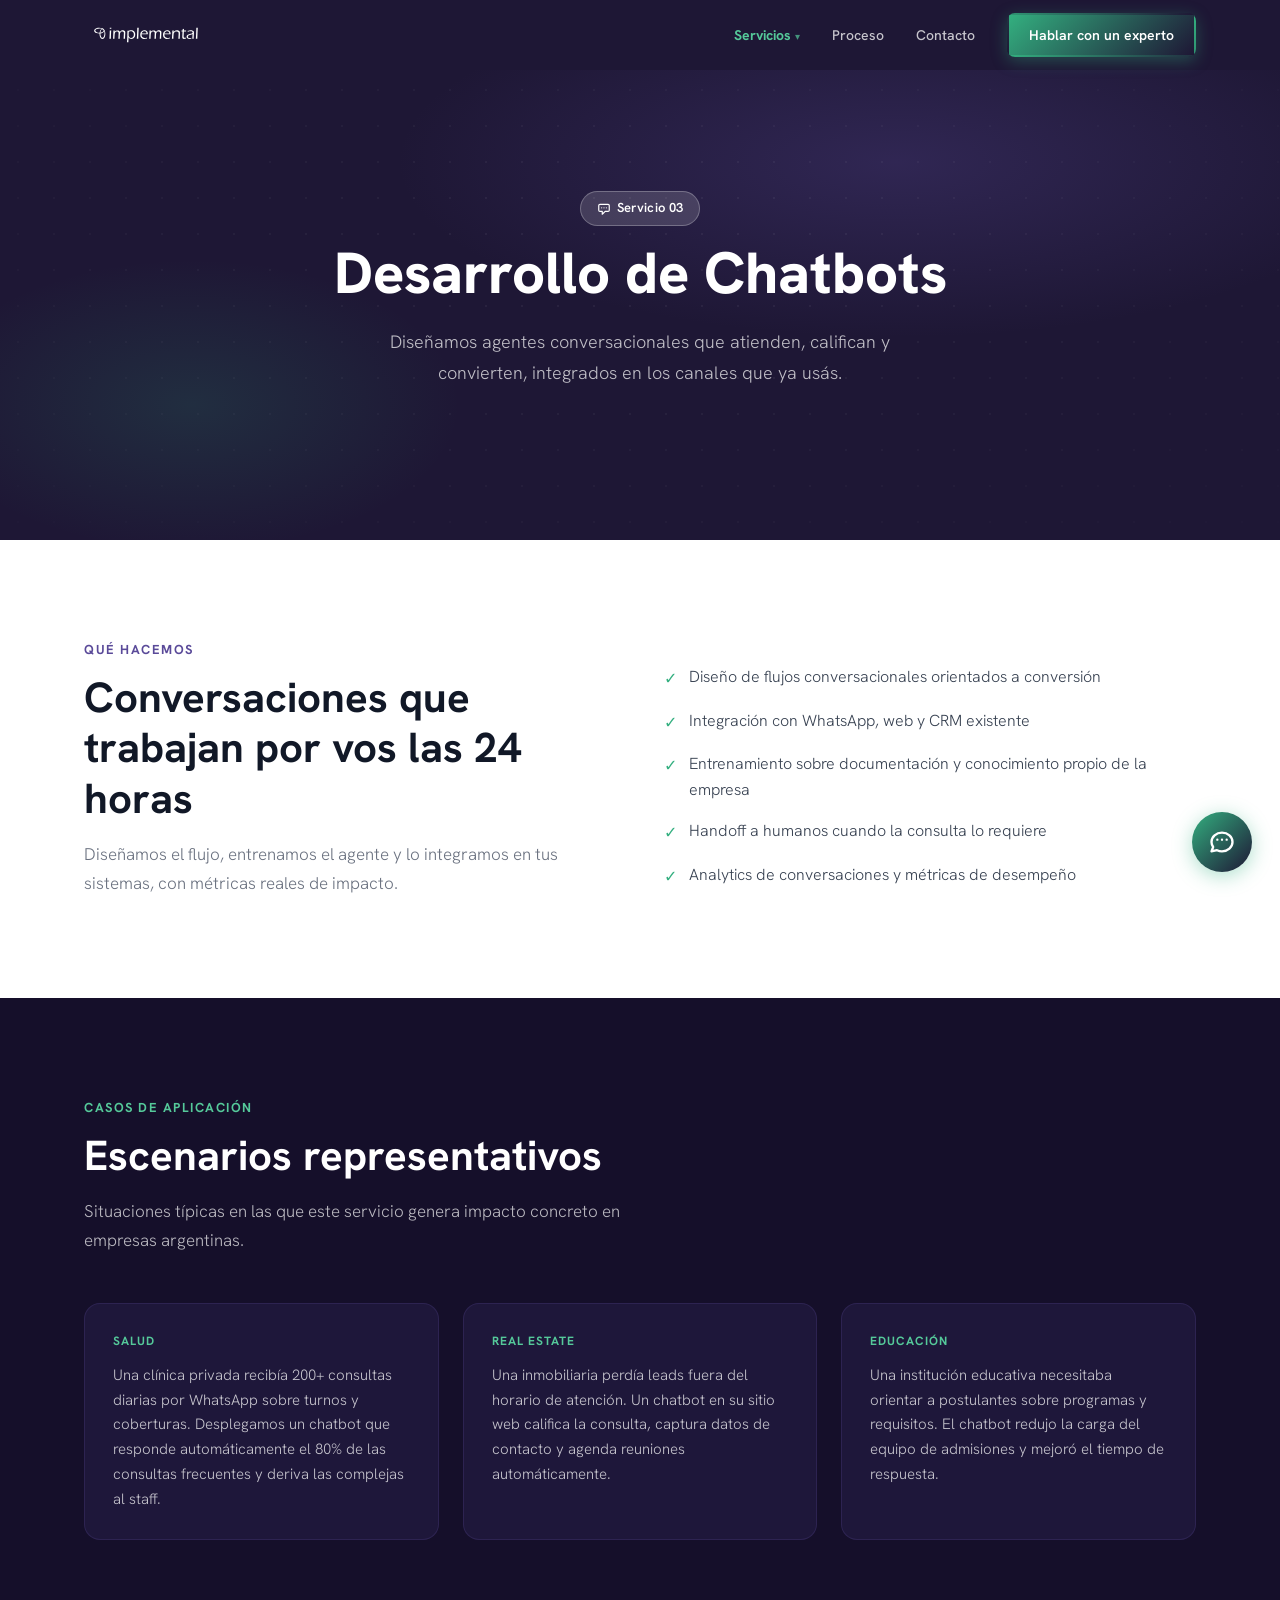
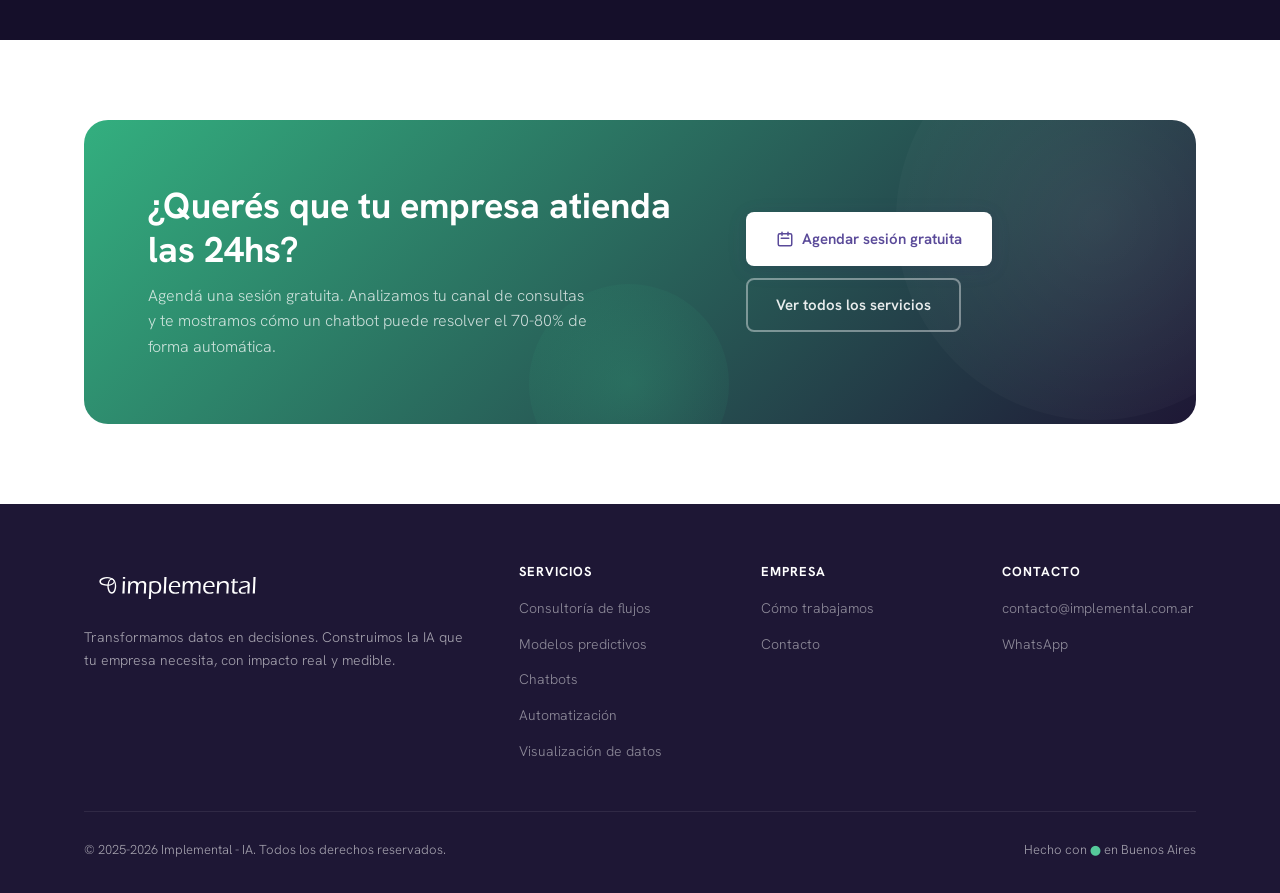
<file: servicios/chatbots.html>
<!DOCTYPE html>
<html lang="es">
<head>
  <meta charset="UTF-8" />
  <meta name="viewport" content="width=device-width, initial-scale=1.0" />
  <title>Desarrollo de Chatbots | Implemental - IA</title>

  <!-- SEO -->
  <meta name="description" content="Diseñamos agentes conversacionales que atienden, califican y convierten, integrados en WhatsApp, web y CRM. Chatbots con handoff humano y analytics." />
  <meta name="robots" content="index, follow" />
  <link rel="canonical" href="https://implemental.com.ar/servicios/chatbots" />

  <!-- Open Graph -->
  <meta property="og:type" content="website" />
  <meta property="og:url" content="https://implemental.com.ar/servicios/chatbots" />
  <meta property="og:title" content="Desarrollo de Chatbots — Implemental IA" />
  <meta property="og:description" content="Agentes conversacionales que atienden, califican y convierten, integrados en los canales que ya usás." />
  <meta property="og:locale" content="es_AR" />
  <meta property="og:site_name" content="Implemental IA" />

  <!-- Twitter Card -->
  <meta name="twitter:card" content="summary_large_image" />
  <meta name="twitter:title" content="Desarrollo de Chatbots — Implemental IA" />
  <meta name="twitter:description" content="Chatbots para WhatsApp, web y CRM. Atención automatizada con handoff humano para empresas argentinas." />

  <!-- GA4 -->
  <script async src="https://www.googletagmanager.com/gtag/js?id=G-WNLGPR5VN7"></script>
  <script>
    window.dataLayer = window.dataLayer || [];
    function gtag(){dataLayer.push(arguments);}
    gtag('js', new Date());
    gtag('config', 'G-WNLGPR5VN7');
  </script>

  <link rel="preconnect" href="https://fonts.googleapis.com" />
  <link rel="preconnect" href="https://fonts.gstatic.com" crossorigin />
  <link href="https://fonts.googleapis.com/css2?family=Hanken+Grotesk:wght@300;400;500;600;700;800&display=swap" rel="stylesheet" />
  <link rel="stylesheet" href="../styles.css" />

  <style>
    .what-we-do { padding: 100px 0; background: var(--white); }
    .what-we-do-grid { display: grid; grid-template-columns: 1fr 1fr; gap: 48px; align-items: start; }
    .feature-list { list-style: none; display: flex; flex-direction: column; gap: 16px; margin-top: 24px; }
    .feature-list li { display: flex; gap: 12px; align-items: flex-start; font-size: 16px; color: var(--gray-700); }
    .feature-list li::before { content: '✓'; color: var(--green); font-weight: 700; flex-shrink: 0; margin-top: 2px; }
    .cases-section { padding: 100px 0; background: #150F2A; }
    .cases-grid { display: grid; grid-template-columns: repeat(3, 1fr); gap: 24px; margin-top: 48px; }
    .case-card { background: rgba(90,74,153,0.15); border: 1px solid rgba(90,74,153,0.25); border-radius: 16px; padding: 28px; }
    .case-industry { font-size: 12px; font-weight: 700; text-transform: uppercase; letter-spacing: 1px; color: var(--green-light); margin-bottom: 12px; }
    .case-desc { font-size: 15px; color: rgba(255,255,255,0.75); line-height: 1.65; }
    @media (max-width: 900px) { .what-we-do-grid { grid-template-columns: 1fr; } .cases-grid { grid-template-columns: 1fr; } }
    @media (max-width: 600px) { .cases-grid { grid-template-columns: 1fr; } }
  </style>
</head>
<body>

<!-- ══ NAV ══ -->
<nav id="navbar">
  <div class="container">
    <div class="nav-inner">
      <a href="../index.html" class="logo">
        <img src="../logo_implemental_oficial.svg" alt="Implemental - IA" style="height:32px;width:auto;filter:brightness(0) invert(1);" />
      </a>
      <ul class="nav-links">
        <li class="nav-item has-dropdown">
          <a href="../servicios.html" class="active">Servicios</a>
          <div class="nav-dropdown">
            <a href="consultoria-flujos.html"><span class="dd-num">01</span>Consultoría y rediseño de flujos</a>
            <a href="modelos-predictivos.html"><span class="dd-num">02</span>Modelos ML predictivos</a>
            <a href="chatbots.html"><span class="dd-num">03</span>Desarrollo de chatbots</a>
            <a href="automatizacion.html"><span class="dd-num">04</span>Automatización de procesos</a>
            <a href="mantenimiento.html"><span class="dd-num">05</span>Mantenimiento y mejora continua</a>
            <a href="visualizacion-datos.html"><span class="dd-num">06</span>Visualización de datos</a>
            <a href="marketing.html"><span class="dd-num">07</span>Marketing</a>
            <a href="ecommerce-growth.html"><span class="dd-num">08</span>E-commerce Growth</a>
            <a href="agentes.html"><span class="dd-num">09</span>Configuración y entrenamiento de Agentes</a>
          </div>
        </li>
        <li><a href="../proceso.html">Proceso</a></li>
        <li><a href="../contacto.html">Contacto</a></li>
      </ul>
      <div class="nav-cta">
        <a href="../contacto.html" class="btn btn-primary btn-sm">Hablar con un experto</a>
      </div>
      <div class="hamburger" id="hamburger" onclick="toggleMenu()">
        <span></span><span></span><span></span>
      </div>
    </div>
  </div>
</nav>

<!-- Mobile menu -->
<div class="mobile-menu" id="mobileMenu" onclick="closeMenu(event)">
  <div class="mobile-menu-panel">
    <a href="../servicios.html" class="active" onclick="closeMenuDirect()">Servicios</a>
    <a href="consultoria-flujos.html" onclick="closeMenuDirect()" style="font-size:14px;padding-left:16px;opacity:.8;">01 · Consultoría y rediseño de flujos</a>
    <a href="modelos-predictivos.html" onclick="closeMenuDirect()" style="font-size:14px;padding-left:16px;opacity:.8;">02 · Modelos ML predictivos</a>
    <a href="chatbots.html" onclick="closeMenuDirect()" style="font-size:14px;padding-left:16px;opacity:.8;">03 · Desarrollo de chatbots</a>
    <a href="automatizacion.html" onclick="closeMenuDirect()" style="font-size:14px;padding-left:16px;opacity:.8;">04 · Automatización de procesos</a>
    <a href="mantenimiento.html" onclick="closeMenuDirect()" style="font-size:14px;padding-left:16px;opacity:.8;">05 · Mantenimiento y mejora continua</a>
    <a href="visualizacion-datos.html" onclick="closeMenuDirect()" style="font-size:14px;padding-left:16px;opacity:.8;">06 · Visualización de datos</a>
    <a href="marketing.html" onclick="closeMenuDirect()" style="font-size:14px;padding-left:16px;opacity:.8;">07 · Marketing</a>
    <a href="ecommerce-growth.html" onclick="closeMenuDirect()" style="font-size:14px;padding-left:16px;opacity:.8;">08 · E-commerce Growth</a>
    <a href="agentes.html" onclick="closeMenuDirect()" style="font-size:14px;padding-left:16px;opacity:.8;">09 · Configuración y entrenamiento de Agentes</a>
    <a href="../proceso.html" onclick="closeMenuDirect()">Proceso</a>
    <a href="../contacto.html" onclick="closeMenuDirect()">Contacto</a>
    <a href="../contacto.html" class="btn btn-primary" onclick="closeMenuDirect()" style="justify-content:center;margin-top:16px;">Hablar con un experto</a>
  </div>
</div>

<!-- ══ PAGE HERO ══ -->
<section class="page-hero">
  <div class="page-hero-bg"></div>
  <div class="container">
    <div class="page-hero-content">
      <span class="badge">
        <svg fill="none" stroke="currentColor" stroke-width="2" viewBox="0 0 24 24" aria-hidden="true"><path stroke-linecap="round" stroke-linejoin="round" d="M8 10h.01M12 10h.01M16 10h.01M9 16H5a2 2 0 01-2-2V6a2 2 0 012-2h14a2 2 0 012 2v8a2 2 0 01-2 2h-5l-5 5v-5z"/></svg>
        Servicio 03
      </span>
      <h1>Desarrollo de Chatbots</h1>
      <p>Diseñamos agentes conversacionales que atienden, califican y convierten, integrados en los canales que ya usás.</p>
    </div>
  </div>
</section>

<!-- ══ QUÉ HACEMOS ══ -->
<section class="what-we-do">
  <div class="container">
    <div class="what-we-do-grid">
      <div class="reveal">
        <span class="section-label">Qué hacemos</span>
        <h2 class="section-title">Conversaciones que trabajan por vos las 24 horas</h2>
        <p class="section-sub">Diseñamos el flujo, entrenamos el agente y lo integramos en tus sistemas, con métricas reales de impacto.</p>
      </div>
      <div class="reveal">
        <ul class="feature-list">
          <li>Diseño de flujos conversacionales orientados a conversión</li>
          <li>Integración con WhatsApp, web y CRM existente</li>
          <li>Entrenamiento sobre documentación y conocimiento propio de la empresa</li>
          <li>Handoff a humanos cuando la consulta lo requiere</li>
          <li>Analytics de conversaciones y métricas de desempeño</li>
        </ul>
      </div>
    </div>
  </div>
</section>

<!-- ══ CASOS DE APLICACIÓN ══ -->
<section class="cases-section">
  <div class="container">
    <div class="reveal">
      <span class="section-label-light">Casos de aplicación</span>
      <h2 class="section-title-white">Escenarios representativos</h2>
      <p class="section-sub-white">Situaciones típicas en las que este servicio genera impacto concreto en empresas argentinas.</p>
    </div>
    <div class="cases-grid">
      <div class="case-card reveal">
        <div class="case-industry">Salud</div>
        <p class="case-desc">Una clínica privada recibía 200+ consultas diarias por WhatsApp sobre turnos y coberturas. Desplegamos un chatbot que responde automáticamente el 80% de las consultas frecuentes y deriva las complejas al staff.</p>
      </div>
      <div class="case-card reveal">
        <div class="case-industry">Real estate</div>
        <p class="case-desc">Una inmobiliaria perdía leads fuera del horario de atención. Un chatbot en su sitio web califica la consulta, captura datos de contacto y agenda reuniones automáticamente.</p>
      </div>
      <div class="case-card reveal">
        <div class="case-industry">Educación</div>
        <p class="case-desc">Una institución educativa necesitaba orientar a postulantes sobre programas y requisitos. El chatbot redujo la carga del equipo de admisiones y mejoró el tiempo de respuesta.</p>
      </div>
    </div>
  </div>
</section>

<!-- ══ CTA BANNER ══ -->
<section class="cta-banner">
  <div class="container">
    <div class="cta-inner reveal">
      <div class="cta-text">
        <h2 class="cta-title">¿Querés que tu empresa atienda las 24hs?</h2>
        <p class="cta-desc">Agendá una sesión gratuita. Analizamos tu canal de consultas y te mostramos cómo un chatbot puede resolver el 70-80% de forma automática.</p>
      </div>
      <div class="cta-actions">
        <a href="../contacto.html" class="btn btn-white">
          <svg width="18" height="18" fill="none" stroke="currentColor" stroke-width="2" viewBox="0 0 24 24" aria-hidden="true"><path stroke-linecap="round" stroke-linejoin="round" d="M8 7V3m8 4V3m-9 8h10M5 21h14a2 2 0 002-2V7a2 2 0 00-2-2H5a2 2 0 00-2 2v12a2 2 0 002 2z"/></svg>
          Agendar sesión gratuita
        </a>
        <a href="../servicios.html" class="btn btn-ghost">Ver todos los servicios</a>
      </div>
    </div>
  </div>
</section>

<!-- ══ FOOTER ══ -->
<footer>
  <div class="container">
    <div class="footer-inner">
      <div class="footer-brand">
        <a href="../index.html" class="logo">
          <img src="../logo_implemental_oficial.svg" alt="Implemental - IA" style="height:48px;width:auto;filter:brightness(0) invert(1);" />
        </a>
        <p>Transformamos datos en decisiones. Construimos la IA que tu empresa necesita, con impacto real y medible.</p>
      </div>
      <div class="footer-col">
        <h4>Servicios</h4>
        <ul>
          <li><a href="consultoria-flujos.html">Consultoría de flujos</a></li>
          <li><a href="modelos-predictivos.html">Modelos predictivos</a></li>
          <li><a href="chatbots.html">Chatbots</a></li>
          <li><a href="automatizacion.html">Automatización</a></li>
          <li><a href="visualizacion-datos.html">Visualización de datos</a></li>
        </ul>
      </div>
      <div class="footer-col">
        <h4>Empresa</h4>
        <ul>
          <li><a href="../proceso.html">Cómo trabajamos</a></li>
          <li><a href="../contacto.html">Contacto</a></li>
        </ul>
      </div>
      <div class="footer-col">
        <h4>Contacto</h4>
        <ul>
          <li><a href="mailto:contacto@implemental.com.ar">contacto@implemental.com.ar</a></li>
          <li><a href="https://wa.me/5491166465651" target="_blank" rel="noopener noreferrer">WhatsApp</a></li>
        </ul>
      </div>
    </div>
    <div class="footer-bottom">
      <p>&copy; 2025-2026 Implemental - IA. Todos los derechos reservados.</p>
      <p>Hecho con <span class="green-dot">&#9679;</span> en Buenos Aires</p>
    </div>
  </div>
</footer>

<!-- ══ CHATBOT ══ -->
<button id="chat-btn" aria-label="Abrir chat">
  <svg fill="none" stroke="currentColor" stroke-width="2" viewBox="0 0 24 24" aria-hidden="true">
    <path stroke-linecap="round" stroke-linejoin="round" d="M8 10h.01M12 10h.01M16 10h.01M21 12c0 4.418-4.03 8-9 8a9.863 9.863 0 01-4.255-.949L3 20l1.395-3.72C3.512 15.042 3 13.574 3 12c0-4.418 4.03-8 9-8s9 3.582 9 8z"/>
  </svg>
</button>

<div id="chat-window">
  <div id="chat-header">
    <div class="chat-avatar">
      <svg fill="none" stroke="currentColor" stroke-width="2" viewBox="0 0 24 24" aria-hidden="true">
        <path stroke-linecap="round" stroke-linejoin="round" d="M9.663 17h4.673M12 3v1m6.364 1.636l-.707.707M21 12h-1M4 12H3m3.343-5.657l-.707-.707m2.828 9.9a5 5 0 117.072 0l-.548.547A3.374 3.374 0 0014 18.469V19a2 2 0 11-4 0v-.531c0-.895-.356-1.754-.988-2.386l-.548-.547z"/>
      </svg>
    </div>
    <div class="chat-info">
      <div class="chat-name">Asistente Implemental-IA</div>
      <div class="chat-status">● En línea</div>
    </div>
    <button id="chat-close" aria-label="Cerrar chat">
      <svg width="20" height="20" fill="none" stroke="currentColor" stroke-width="2" viewBox="0 0 24 24" aria-hidden="true">
        <path stroke-linecap="round" stroke-linejoin="round" d="M6 18L18 6M6 6l12 12"/>
      </svg>
    </button>
  </div>
  <div id="chat-messages">
    <div class="chat-msg bot">¡Hola! Soy el asistente de Implemental-IA 👋 Esta charla es una pequeña muestra de lo que la IA puede hacer por tu empresa. Para mostrarte oportunidades concretas, contame: ¿en qué industria operás, con qué tipo de datos contás y qué querés optimizar?</div>
  </div>
  <div id="chat-input-row">
    <textarea id="chat-input" placeholder="Escribí tu consulta..." autocomplete="off" rows="1"></textarea>
    <button id="chat-send" aria-label="Enviar">
      <svg fill="none" stroke="currentColor" stroke-width="2" viewBox="0 0 24 24" aria-hidden="true">
        <path stroke-linecap="round" stroke-linejoin="round" d="M12 19l9 2-9-18-9 18 9-2zm0 0v-8"/>
      </svg>
    </button>
  </div>
</div>

<!-- ══ JS ══ -->
<script>
  const navbar = document.getElementById('navbar');
  window.addEventListener('scroll', () => { navbar.classList.toggle('scrolled', window.scrollY > 20); });
  const revealEls = document.querySelectorAll('.reveal');
  const observer = new IntersectionObserver((entries) => { entries.forEach((entry, i) => { if (entry.isIntersecting) { setTimeout(() => entry.target.classList.add('visible'), i * 60); observer.unobserve(entry.target); } }); }, { threshold: 0.1, rootMargin: '0px 0px -40px 0px' });
  revealEls.forEach(el => observer.observe(el));
  function toggleMenu() { document.getElementById('mobileMenu').classList.toggle('open'); }
  function closeMenu(e) { if (e.target === document.getElementById('mobileMenu')) document.getElementById('mobileMenu').classList.remove('open'); }
  function closeMenuDirect() { document.getElementById('mobileMenu').classList.remove('open'); }
  function gaEvent(name, params) { if (typeof gtag !== 'undefined') gtag('event', name, params || {}); }
  document.querySelectorAll('a[href*="wa.me"]').forEach(el => { el.addEventListener('click', () => gaEvent('whatsapp_click', { location: el.closest('section')?.id || 'page' })); });
  document.querySelectorAll('a[href^="mailto"]').forEach(el => { el.addEventListener('click', () => gaEvent('email_click')); });
  const chatBtn = document.getElementById('chat-btn'), chatWindow = document.getElementById('chat-window'), chatClose = document.getElementById('chat-close'), chatInput = document.getElementById('chat-input'), chatSend = document.getElementById('chat-send'), chatMessages = document.getElementById('chat-messages');
  let chatHistory = [], chatMessageCount = 0, chatOpened = false;
  if (!localStorage.getItem('chatAutoOpened')) {
    localStorage.setItem('chatAutoOpened', '1');
    setTimeout(() => {
      if (!localStorage.getItem('chatClosed')) {
        chatWindow.classList.add('open');
        if (!chatOpened) { chatOpened = true; gaEvent('chatbot_auto_open'); }
      }
    }, 1200);
  }
  chatBtn.addEventListener('click', () => { const isOpening = !chatWindow.classList.contains('open'); chatWindow.classList.toggle('open'); if (isOpening && !chatOpened) { chatOpened = true; gaEvent('chatbot_open', { method: 'button' }); } });
  chatClose.addEventListener('click', () => { chatWindow.classList.remove('open'); localStorage.setItem('chatClosed', '1'); gaEvent('chatbot_close', { messages_sent: chatMessageCount }); });
  chatInput.addEventListener('input', () => { chatInput.style.height = 'auto'; chatInput.style.height = Math.min(chatInput.scrollHeight, 120) + 'px'; });
  chatInput.addEventListener('keydown', (e) => { if (e.key === 'Enter' && !e.shiftKey) { e.preventDefault(); sendMessage(); } });
  chatSend.addEventListener('click', sendMessage);
  function addMsg(text, role) { const div = document.createElement('div'); div.className = 'chat-msg ' + role; div.textContent = text; chatMessages.appendChild(div); chatMessages.scrollTop = chatMessages.scrollHeight; return div; }
  function showTyping() { const div = document.createElement('div'); div.className = 'chat-msg bot chat-typing'; div.innerHTML = '<span></span><span></span><span></span>'; chatMessages.appendChild(div); chatMessages.scrollTop = chatMessages.scrollHeight; return div; }
  async function sendMessage() {
    const text = chatInput.value.trim(); if (!text) return;
    chatInput.value = ''; chatInput.style.height = 'auto'; chatInput.disabled = true; chatSend.disabled = true;
    addMsg(text, 'user'); chatHistory.push({ role: 'user', content: text }); chatMessageCount++; gaEvent('chatbot_message_sent', { message_number: chatMessageCount });
    const typing = showTyping();
    try { const res = await fetch('/.netlify/functions/chat', { method: 'POST', headers: { 'Content-Type': 'application/json' }, body: JSON.stringify({ messages: chatHistory }) }); const data = await res.json(); typing.remove(); const reply = data.message || 'Hubo un error, intenta de nuevo.'; addMsg(reply, 'bot'); chatHistory.push({ role: 'assistant', content: reply }); if (chatMessageCount >= 4) gaEvent('chatbot_handoff', { messages_sent: chatMessageCount }); }
    catch { typing.remove(); addMsg('Error de conexión. Intenta de nuevo.', 'bot'); }
    chatInput.disabled = false; chatSend.disabled = false; chatInput.focus();
  }
</script>

</body>
</html>
</file>
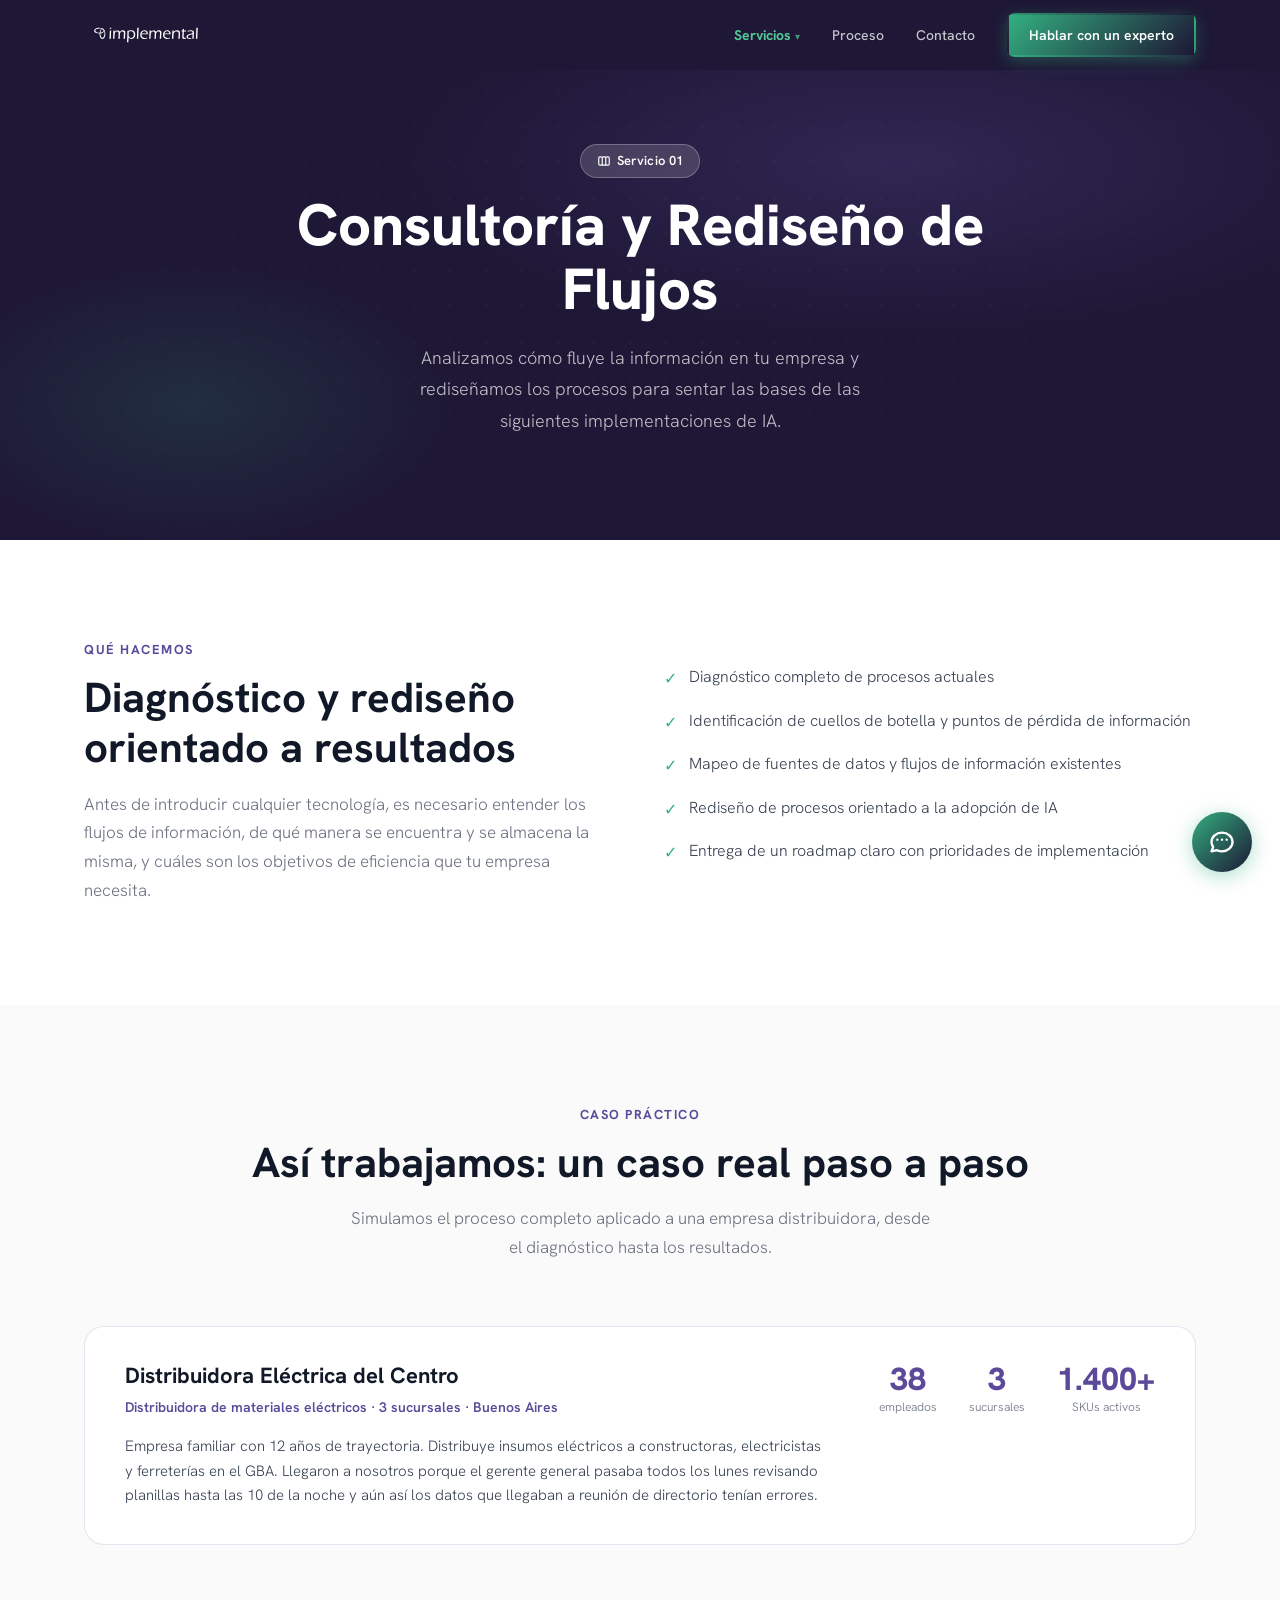
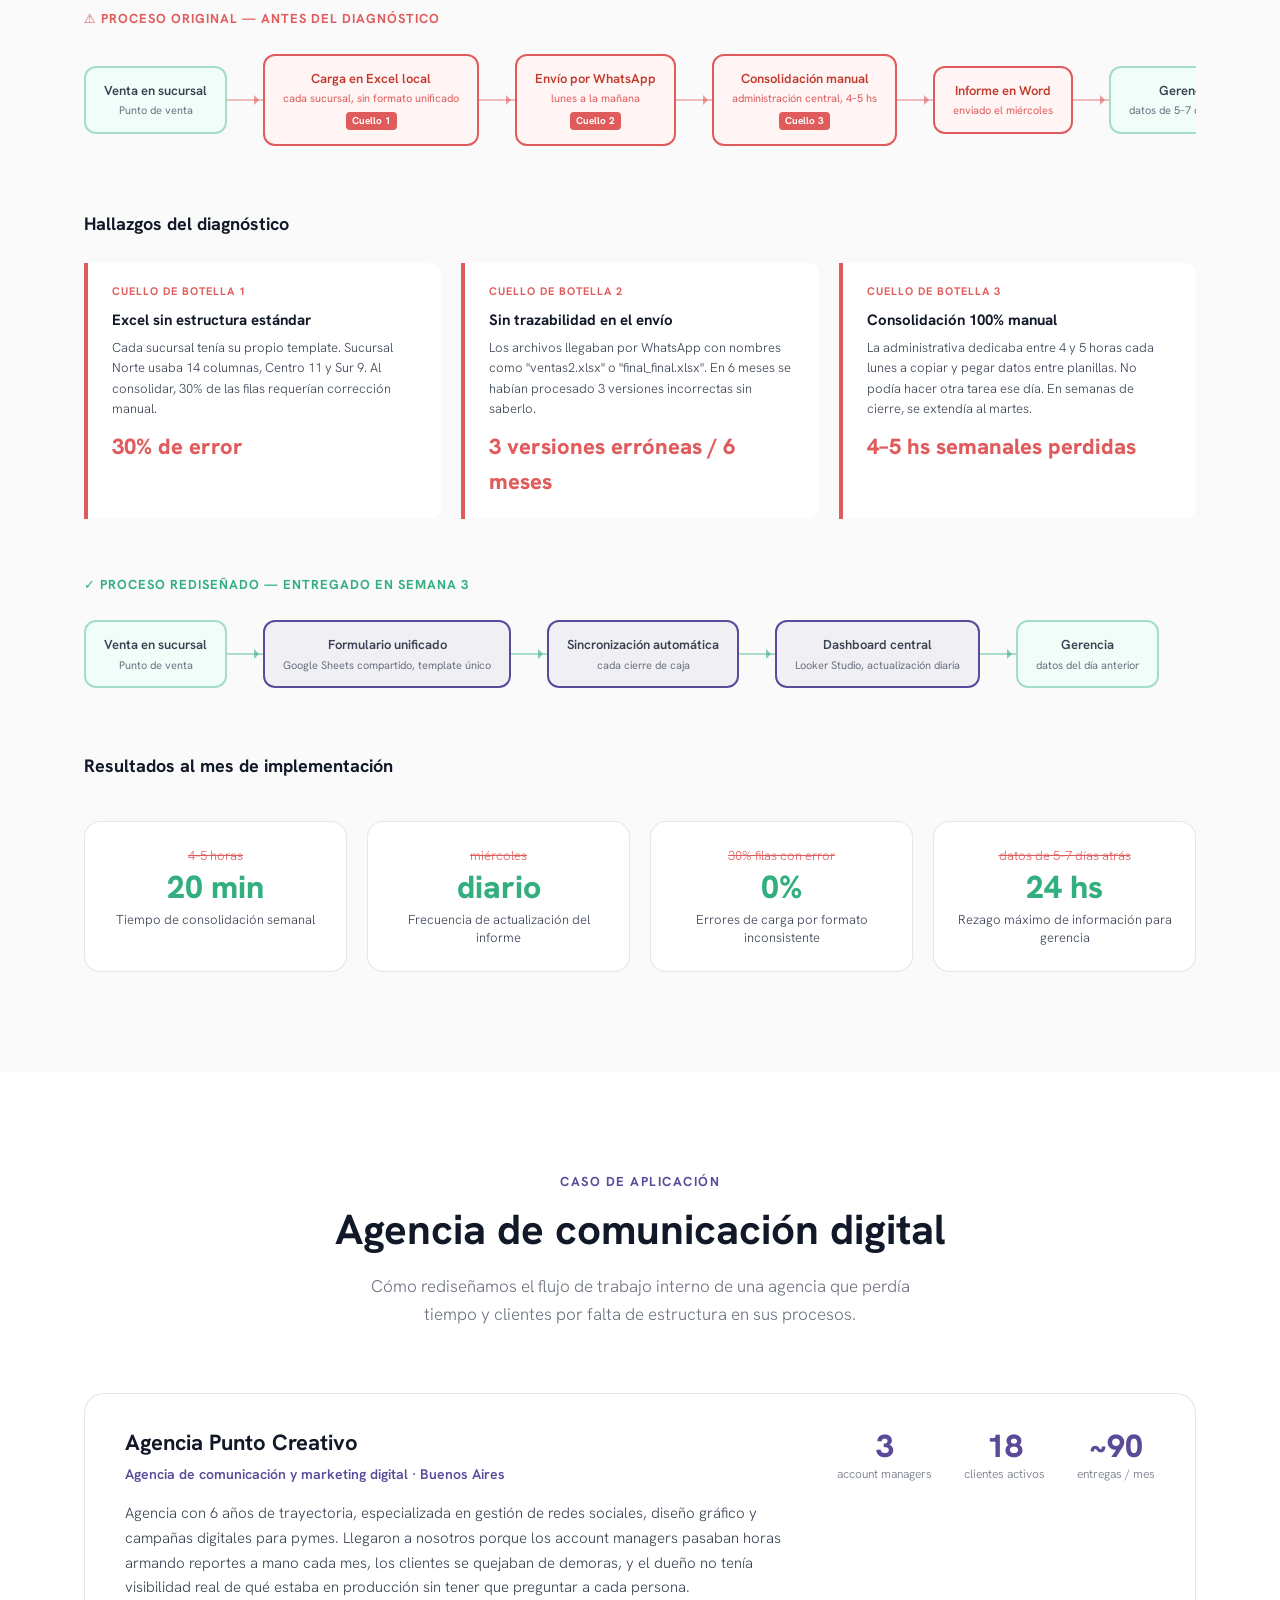
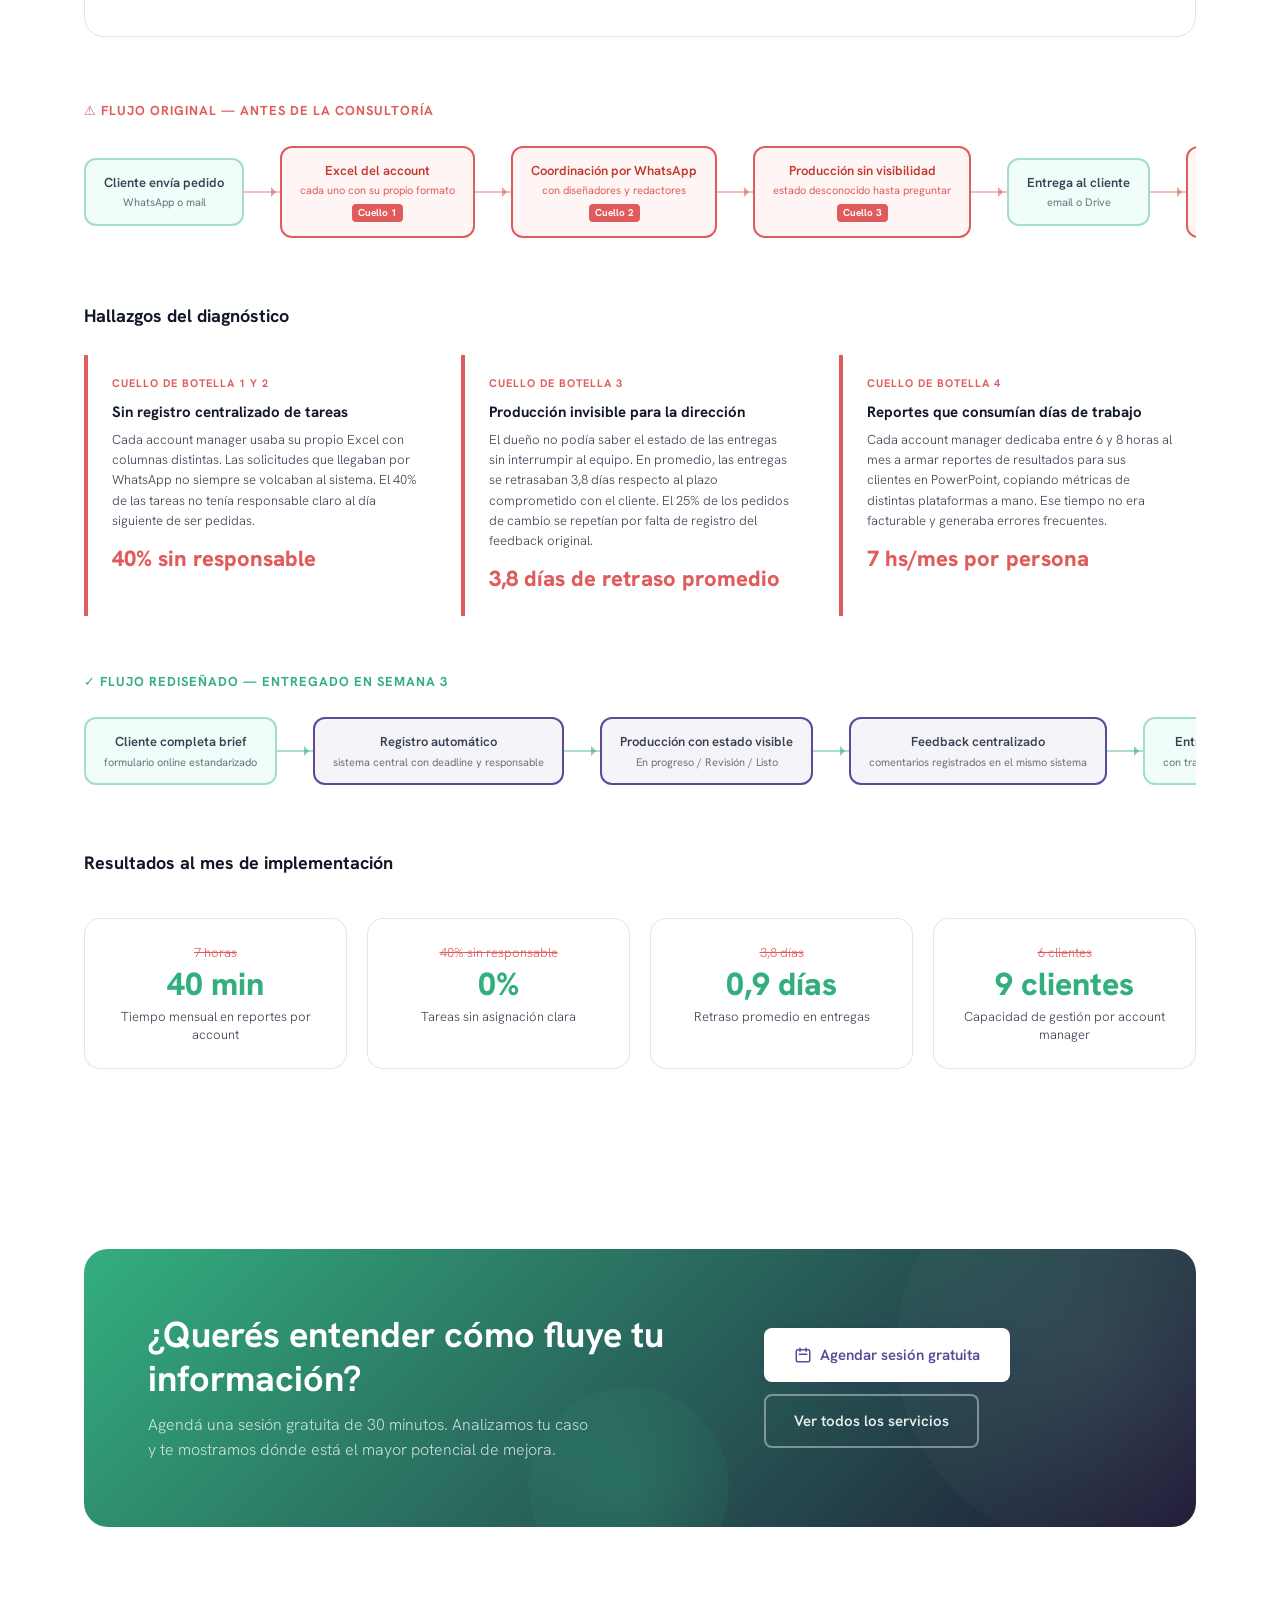
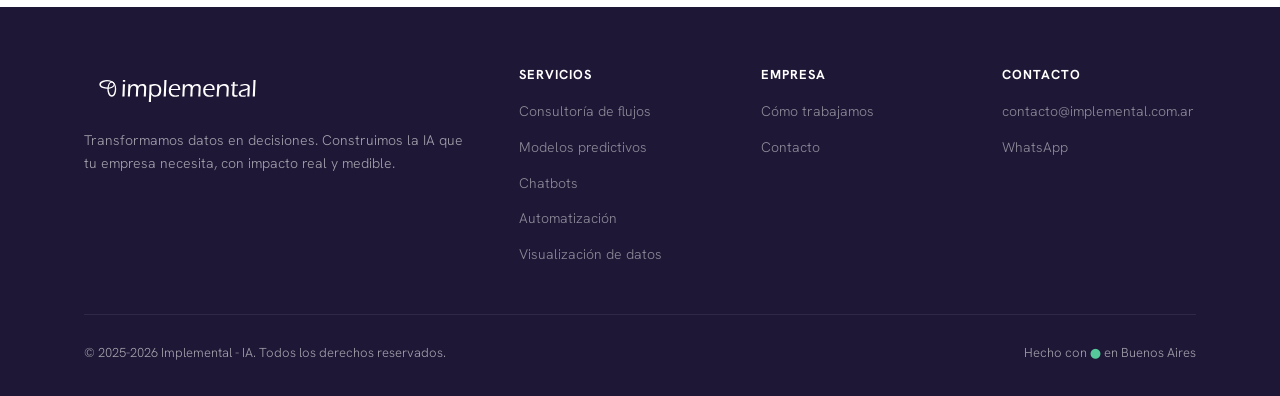
<file: servicios/consultoria-flujos.html>
<!DOCTYPE html>
<html lang="es">
<head>
  <meta charset="UTF-8" />
  <meta name="viewport" content="width=device-width, initial-scale=1.0" />
  <title>Consultoría y Rediseño de Flujos | Implemental - IA</title>

  <!-- SEO -->
  <meta name="description" content="Diagnóstico completo de procesos, identificación de cuellos de botella y rediseño orientado a la adopción de IA. Entregamos un roadmap claro con prioridades de implementación." />
  <meta name="robots" content="index, follow" />
  <link rel="canonical" href="https://implemental.com.ar/servicios/consultoria-flujos" />

  <!-- Open Graph -->
  <meta property="og:type" content="website" />
  <meta property="og:url" content="https://implemental.com.ar/servicios/consultoria-flujos" />
  <meta property="og:title" content="Consultoría y Rediseño de Flujos — Implemental IA" />
  <meta property="og:description" content="Analizamos cómo fluye la información en tu empresa y rediseñamos los procesos para sentar las bases de las siguientes implementaciones de IA." />
  <meta property="og:locale" content="es_AR" />
  <meta property="og:site_name" content="Implemental IA" />

  <!-- Twitter Card -->
  <meta name="twitter:card" content="summary_large_image" />
  <meta name="twitter:title" content="Consultoría y Rediseño de Flujos — Implemental IA" />
  <meta name="twitter:description" content="Diagnóstico de procesos, mapeo de datos y roadmap de IA para tu empresa." />

  <!-- GA4 -->
  <script async src="https://www.googletagmanager.com/gtag/js?id=G-WNLGPR5VN7"></script>
  <script>
    window.dataLayer = window.dataLayer || [];
    function gtag(){dataLayer.push(arguments);}
    gtag('js', new Date());
    gtag('config', 'G-WNLGPR5VN7');
  </script>

  <link rel="preconnect" href="https://fonts.googleapis.com" />
  <link rel="preconnect" href="https://fonts.gstatic.com" crossorigin />
  <link href="https://fonts.googleapis.com/css2?family=Hanken+Grotesk:wght@300;400;500;600;700;800&display=swap" rel="stylesheet" />
  <link rel="stylesheet" href="../styles.css" />

  <style>
    .what-we-do { padding: 100px 0; background: var(--white); }
    .what-we-do-grid { display: grid; grid-template-columns: 1fr 1fr; gap: 48px; align-items: start; }
    .feature-list { list-style: none; display: flex; flex-direction: column; gap: 16px; margin-top: 24px; }
    .feature-list li { display: flex; gap: 12px; align-items: flex-start; font-size: 16px; color: var(--gray-700); }
    .feature-list li::before { content: '✓'; color: var(--green); font-weight: 700; flex-shrink: 0; margin-top: 2px; }

    /* ── CASO PRÁCTICO ── */
    .case-study { padding: 100px 0; background: var(--bg-subtle); }
    .case-study-header { text-align: center; margin-bottom: 64px; }

    .company-card {
      background: var(--white);
      border: 1px solid rgba(90,74,153,0.15);
      border-radius: 20px;
      padding: 36px 40px;
      display: flex; gap: 48px; align-items: flex-start;
      margin-bottom: 64px;
    }
    .company-profile { flex: 1; }
    .company-profile h3 { font-size: 22px; font-weight: 700; color: var(--gray-900); margin-bottom: 6px; }
    .company-profile .company-type { font-size: 14px; color: var(--violet); font-weight: 600; margin-bottom: 16px; }
    .company-profile p { font-size: 15px; color: var(--gray-600); line-height: 1.65; }
    .company-stats { display: flex; gap: 32px; flex-shrink: 0; }
    .company-stat { text-align: center; }
    .company-stat .stat-num { font-size: 32px; font-weight: 800; color: var(--violet); line-height: 1; }
    .company-stat .stat-label { font-size: 12px; color: var(--gray-500); margin-top: 4px; line-height: 1.4; }

    /* Flow diagrams */
    .flow-section { margin-bottom: 56px; }
    .flow-label { font-size: 13px; font-weight: 700; text-transform: uppercase; letter-spacing: 1px; margin-bottom: 24px; }
    .flow-label.bad { color: #e05c5c; }
    .flow-label.good { color: var(--green); }
    .flow-diagram { display: flex; align-items: center; gap: 0; flex-wrap: nowrap; overflow-x: auto; padding-bottom: 8px; }
    .flow-node {
      background: var(--white);
      border: 2px solid rgba(90,74,153,0.2);
      border-radius: 12px;
      padding: 14px 18px;
      font-size: 13px;
      font-weight: 600;
      color: var(--gray-800);
      text-align: center;
      min-width: 120px;
      flex-shrink: 0;
      line-height: 1.35;
    }
    .flow-node.problem { border-color: #e05c5c; background: #fff5f5; color: #c0392b; }
    .flow-node.ok { border-color: rgba(51,175,127,0.4); background: #f0fdf8; }
    .flow-node.highlight { border-color: var(--violet); background: rgba(90,74,153,0.06); }
    .flow-node .node-sub { font-size: 11px; font-weight: 400; color: var(--gray-500); margin-top: 4px; }
    .flow-node.problem .node-sub { color: #e05c5c; }
    .flow-arrow {
      flex-shrink: 0;
      width: 36px; height: 2px;
      background: rgba(90,74,153,0.25);
      position: relative;
    }
    .flow-arrow::after {
      content: '';
      position: absolute; right: -1px; top: -4px;
      border: 5px solid transparent;
      border-left-color: rgba(90,74,153,0.4);
    }
    .flow-arrow.bad { background: rgba(224,92,92,0.4); }
    .flow-arrow.bad::after { border-left-color: rgba(224,92,92,0.6); }
    .flow-arrow.good { background: rgba(51,175,127,0.4); }
    .flow-arrow.good::after { border-left-color: rgba(51,175,127,0.6); }

    .flow-problem-tag {
      display: inline-block;
      background: #e05c5c;
      color: #fff;
      font-size: 10px;
      font-weight: 700;
      border-radius: 4px;
      padding: 2px 6px;
      margin-top: 6px;
    }

    /* Hallazgos */
    .findings-section { margin-bottom: 56px; }
    .findings-title { font-size: 18px; font-weight: 700; color: var(--gray-900); margin-bottom: 24px; }
    .findings-grid { display: grid; grid-template-columns: repeat(3, 1fr); gap: 20px; }
    .finding-card {
      background: var(--white);
      border-left: 4px solid #e05c5c;
      border-radius: 0 12px 12px 0;
      padding: 20px 24px;
    }
    .finding-num { font-size: 11px; font-weight: 700; text-transform: uppercase; letter-spacing: 1px; color: #e05c5c; margin-bottom: 8px; }
    .finding-title { font-size: 15px; font-weight: 700; color: var(--gray-900); margin-bottom: 6px; }
    .finding-desc { font-size: 13px; color: var(--gray-600); line-height: 1.55; }
    .finding-data { font-size: 22px; font-weight: 800; color: #e05c5c; margin-top: 10px; }

    /* Resultados */
    .results-grid { display: grid; grid-template-columns: repeat(4, 1fr); gap: 20px; margin-top: 40px; }
    .result-card {
      background: var(--white);
      border: 1px solid rgba(90,74,153,0.15);
      border-radius: 16px;
      padding: 24px 20px;
      text-align: center;
    }
    .result-before { font-size: 13px; color: #e05c5c; text-decoration: line-through; margin-bottom: 4px; }
    .result-after { font-size: 32px; font-weight: 800; color: var(--green); line-height: 1; }
    .result-label { font-size: 13px; color: var(--gray-600); margin-top: 8px; line-height: 1.4; }

    .cases-section { padding: 100px 0; background: #150F2A; }
    .cases-grid { display: grid; grid-template-columns: repeat(3, 1fr); gap: 24px; margin-top: 48px; }
    .case-card { background: rgba(90,74,153,0.15); border: 1px solid rgba(90,74,153,0.25); border-radius: 16px; padding: 28px; }
    .case-industry { font-size: 12px; font-weight: 700; text-transform: uppercase; letter-spacing: 1px; color: var(--green-light); margin-bottom: 12px; }
    .case-desc { font-size: 15px; color: rgba(255,255,255,0.75); line-height: 1.65; }

    @media (max-width: 900px) {
      .what-we-do-grid { grid-template-columns: 1fr; }
      .cases-grid { grid-template-columns: 1fr; }
      .company-card { flex-direction: column; gap: 24px; }
      .company-stats { justify-content: flex-start; }
      .findings-grid { grid-template-columns: 1fr; }
      .results-grid { grid-template-columns: repeat(2, 1fr); }
    }
    @media (max-width: 600px) {
      .cases-grid { grid-template-columns: 1fr; }
      .results-grid { grid-template-columns: 1fr; }
    }
  </style>
</head>
<body>

<!-- ══ NAV ══ -->
<nav id="navbar">
  <div class="container">
    <div class="nav-inner">
      <a href="../index.html" class="logo">
        <img src="../logo_implemental_oficial.svg" alt="Implemental - IA" style="height:32px;width:auto;filter:brightness(0) invert(1);" />
      </a>
      <ul class="nav-links">
        <li class="nav-item has-dropdown">
          <a href="../servicios.html" class="active">Servicios</a>
          <div class="nav-dropdown">
            <a href="consultoria-flujos.html"><span class="dd-num">01</span>Consultoría y rediseño de flujos</a>
            <a href="modelos-predictivos.html"><span class="dd-num">02</span>Modelos ML predictivos</a>
            <a href="chatbots.html"><span class="dd-num">03</span>Desarrollo de chatbots</a>
            <a href="automatizacion.html"><span class="dd-num">04</span>Automatización de procesos</a>
            <a href="mantenimiento.html"><span class="dd-num">05</span>Mantenimiento y mejora continua</a>
            <a href="visualizacion-datos.html"><span class="dd-num">06</span>Visualización de datos</a>
            <a href="marketing.html"><span class="dd-num">07</span>Marketing</a>
            <a href="ecommerce-growth.html"><span class="dd-num">08</span>E-commerce Growth</a>
            <a href="agentes.html"><span class="dd-num">09</span>Configuración y entrenamiento de Agentes</a>
          </div>
        </li>
        <li><a href="../proceso.html">Proceso</a></li>
        <li><a href="../contacto.html">Contacto</a></li>
      </ul>
      <div class="nav-cta">
        <a href="../contacto.html" class="btn btn-primary btn-sm">Hablar con un experto</a>
      </div>
      <div class="hamburger" id="hamburger" onclick="toggleMenu()">
        <span></span><span></span><span></span>
      </div>
    </div>
  </div>
</nav>

<!-- Mobile menu -->
<div class="mobile-menu" id="mobileMenu" onclick="closeMenu(event)">
  <div class="mobile-menu-panel">
    <a href="../servicios.html" class="active" onclick="closeMenuDirect()">Servicios</a>
    <a href="consultoria-flujos.html" onclick="closeMenuDirect()" style="font-size:14px;padding-left:16px;opacity:.8;">01 · Consultoría y rediseño de flujos</a>
    <a href="modelos-predictivos.html" onclick="closeMenuDirect()" style="font-size:14px;padding-left:16px;opacity:.8;">02 · Modelos ML predictivos</a>
    <a href="chatbots.html" onclick="closeMenuDirect()" style="font-size:14px;padding-left:16px;opacity:.8;">03 · Desarrollo de chatbots</a>
    <a href="automatizacion.html" onclick="closeMenuDirect()" style="font-size:14px;padding-left:16px;opacity:.8;">04 · Automatización de procesos</a>
    <a href="mantenimiento.html" onclick="closeMenuDirect()" style="font-size:14px;padding-left:16px;opacity:.8;">05 · Mantenimiento y mejora continua</a>
    <a href="visualizacion-datos.html" onclick="closeMenuDirect()" style="font-size:14px;padding-left:16px;opacity:.8;">06 · Visualización de datos</a>
    <a href="marketing.html" onclick="closeMenuDirect()" style="font-size:14px;padding-left:16px;opacity:.8;">07 · Marketing</a>
    <a href="ecommerce-growth.html" onclick="closeMenuDirect()" style="font-size:14px;padding-left:16px;opacity:.8;">08 · E-commerce Growth</a>
    <a href="agentes.html" onclick="closeMenuDirect()" style="font-size:14px;padding-left:16px;opacity:.8;">09 · Configuración y entrenamiento de Agentes</a>
    <a href="../proceso.html" onclick="closeMenuDirect()">Proceso</a>
    <a href="../contacto.html" onclick="closeMenuDirect()">Contacto</a>
    <a href="../contacto.html" class="btn btn-primary" onclick="closeMenuDirect()" style="justify-content:center;margin-top:16px;">Hablar con un experto</a>
  </div>
</div>

<!-- ══ PAGE HERO ══ -->
<section class="page-hero">
  <div class="page-hero-bg"></div>
  <div class="container">
    <div class="page-hero-content">
      <span class="badge">
        <svg fill="none" stroke="currentColor" stroke-width="2" viewBox="0 0 24 24" aria-hidden="true"><path stroke-linecap="round" stroke-linejoin="round" d="M9 17V7m0 10a2 2 0 01-2 2H5a2 2 0 01-2-2V7a2 2 0 012-2h2a2 2 0 012 2m0 10a2 2 0 002 2h2a2 2 0 002-2M9 7a2 2 0 012-2h2a2 2 0 012 2m0 10V7m0 10a2 2 0 002 2h2a2 2 0 002-2V7a2 2 0 00-2-2h-2a2 2 0 00-2 2"/></svg>
        Servicio 01
      </span>
      <h1>Consultoría y Rediseño de Flujos</h1>
      <p>Analizamos cómo fluye la información en tu empresa y rediseñamos los procesos para sentar las bases de las siguientes implementaciones de IA.</p>
    </div>
  </div>
</section>

<!-- ══ QUÉ HACEMOS ══ -->
<section class="what-we-do">
  <div class="container">
    <div class="what-we-do-grid">
      <div class="reveal">
        <span class="section-label">Qué hacemos</span>
        <h2 class="section-title">Diagnóstico y rediseño orientado a resultados</h2>
        <p class="section-sub">Antes de introducir cualquier tecnología, es necesario entender los flujos de información, de qué manera se encuentra y se almacena la misma, y cuáles son los objetivos de eficiencia que tu empresa necesita.</p>
      </div>
      <div class="reveal">
        <ul class="feature-list">
          <li>Diagnóstico completo de procesos actuales</li>
          <li>Identificación de cuellos de botella y puntos de pérdida de información</li>
          <li>Mapeo de fuentes de datos y flujos de información existentes</li>
          <li>Rediseño de procesos orientado a la adopción de IA</li>
          <li>Entrega de un roadmap claro con prioridades de implementación</li>
        </ul>
      </div>
    </div>
  </div>
</section>

<!-- ══ CASO PRÁCTICO ══ -->
<section class="case-study">
  <div class="container">
    <div class="case-study-header reveal">
      <span class="section-label">Caso práctico</span>
      <h2 class="section-title">Así trabajamos: un caso real paso a paso</h2>
      <p class="section-sub" style="margin:0 auto;">Simulamos el proceso completo aplicado a una empresa distribuidora, desde el diagnóstico hasta los resultados.</p>
    </div>

    <!-- Perfil de empresa -->
    <div class="company-card reveal">
      <div class="company-profile">
        <h3>Distribuidora Eléctrica del Centro</h3>
        <div class="company-type">Distribuidora de materiales eléctricos · 3 sucursales · Buenos Aires</div>
        <p>Empresa familiar con 12 años de trayectoria. Distribuye insumos eléctricos a constructoras, electricistas y ferreterías en el GBA. Llegaron a nosotros porque el gerente general pasaba todos los lunes revisando planillas hasta las 10 de la noche y aún así los datos que llegaban a reunión de directorio tenían errores.</p>
      </div>
      <div class="company-stats">
        <div class="company-stat">
          <div class="stat-num">38</div>
          <div class="stat-label">empleados</div>
        </div>
        <div class="company-stat">
          <div class="stat-num">3</div>
          <div class="stat-label">sucursales</div>
        </div>
        <div class="company-stat">
          <div class="stat-num">1.400+</div>
          <div class="stat-label">SKUs activos</div>
        </div>
      </div>
    </div>

    <!-- Flujo ANTES -->
    <div class="flow-section reveal">
      <div class="flow-label bad">⚠ Proceso original — antes del diagnóstico</div>
      <div class="flow-diagram">
        <div class="flow-node ok">Venta en sucursal<div class="node-sub">Punto de venta</div></div>
        <div class="flow-arrow bad"></div>
        <div class="flow-node problem">Carga en Excel local<div class="node-sub">cada sucursal, sin formato unificado</div><span class="flow-problem-tag">Cuello 1</span></div>
        <div class="flow-arrow bad"></div>
        <div class="flow-node problem">Envío por WhatsApp<div class="node-sub">lunes a la mañana</div><span class="flow-problem-tag">Cuello 2</span></div>
        <div class="flow-arrow bad"></div>
        <div class="flow-node problem">Consolidación manual<div class="node-sub">administración central, 4–5 hs</div><span class="flow-problem-tag">Cuello 3</span></div>
        <div class="flow-arrow bad"></div>
        <div class="flow-node problem">Informe en Word<div class="node-sub">enviado el miércoles</div></div>
        <div class="flow-arrow bad"></div>
        <div class="flow-node ok">Gerencia<div class="node-sub">datos de 5–7 días atrás</div></div>
      </div>
    </div>

    <!-- Hallazgos -->
    <div class="findings-section reveal">
      <div class="findings-title">Hallazgos del diagnóstico</div>
      <div class="findings-grid">
        <div class="finding-card">
          <div class="finding-num">Cuello de botella 1</div>
          <div class="finding-title">Excel sin estructura estándar</div>
          <div class="finding-desc">Cada sucursal tenía su propio template. Sucursal Norte usaba 14 columnas, Centro 11 y Sur 9. Al consolidar, 30% de las filas requerían corrección manual.</div>
          <div class="finding-data">30% de error</div>
        </div>
        <div class="finding-card">
          <div class="finding-num">Cuello de botella 2</div>
          <div class="finding-title">Sin trazabilidad en el envío</div>
          <div class="finding-desc">Los archivos llegaban por WhatsApp con nombres como "ventas2.xlsx" o "final_final.xlsx". En 6 meses se habían procesado 3 versiones incorrectas sin saberlo.</div>
          <div class="finding-data">3 versiones erróneas / 6 meses</div>
        </div>
        <div class="finding-card">
          <div class="finding-num">Cuello de botella 3</div>
          <div class="finding-title">Consolidación 100% manual</div>
          <div class="finding-desc">La administrativa dedicaba entre 4 y 5 horas cada lunes a copiar y pegar datos entre planillas. No podía hacer otra tarea ese día. En semanas de cierre, se extendía al martes.</div>
          <div class="finding-data">4–5 hs semanales perdidas</div>
        </div>
      </div>
    </div>

    <!-- Flujo DESPUÉS -->
    <div class="flow-section reveal">
      <div class="flow-label good">✓ Proceso rediseñado — entregado en semana 3</div>
      <div class="flow-diagram">
        <div class="flow-node ok">Venta en sucursal<div class="node-sub">Punto de venta</div></div>
        <div class="flow-arrow good"></div>
        <div class="flow-node highlight">Formulario unificado<div class="node-sub">Google Sheets compartido, template único</div></div>
        <div class="flow-arrow good"></div>
        <div class="flow-node highlight">Sincronización automática<div class="node-sub">cada cierre de caja</div></div>
        <div class="flow-arrow good"></div>
        <div class="flow-node highlight">Dashboard central<div class="node-sub">Looker Studio, actualización diaria</div></div>
        <div class="flow-arrow good"></div>
        <div class="flow-node ok">Gerencia<div class="node-sub">datos del día anterior</div></div>
      </div>
    </div>

    <!-- Resultados -->
    <div class="reveal">
      <div class="findings-title">Resultados al mes de implementación</div>
      <div class="results-grid">
        <div class="result-card">
          <div class="result-before">4–5 horas</div>
          <div class="result-after">20 min</div>
          <div class="result-label">Tiempo de consolidación semanal</div>
        </div>
        <div class="result-card">
          <div class="result-before">miércoles</div>
          <div class="result-after">diario</div>
          <div class="result-label">Frecuencia de actualización del informe</div>
        </div>
        <div class="result-card">
          <div class="result-before">30% filas con error</div>
          <div class="result-after">0%</div>
          <div class="result-label">Errores de carga por formato inconsistente</div>
        </div>
        <div class="result-card">
          <div class="result-before">datos de 5–7 días atrás</div>
          <div class="result-after">24 hs</div>
          <div class="result-label">Rezago máximo de información para gerencia</div>
        </div>
      </div>
    </div>

  </div>
</section>

<!-- ══ CASO AGENCIA ══ -->
<section class="case-study" style="background: #fff;">
  <div class="container">
    <div class="case-study-header reveal">
      <span class="section-label">Caso de aplicación</span>
      <h2 class="section-title">Agencia de comunicación digital</h2>
      <p class="section-sub" style="margin:0 auto;">Cómo rediseñamos el flujo de trabajo interno de una agencia que perdía tiempo y clientes por falta de estructura en sus procesos.</p>
    </div>

    <!-- Perfil -->
    <div class="company-card reveal">
      <div class="company-profile">
        <h3>Agencia Punto Creativo</h3>
        <div class="company-type">Agencia de comunicación y marketing digital · Buenos Aires</div>
        <p>Agencia con 6 años de trayectoria, especializada en gestión de redes sociales, diseño gráfico y campañas digitales para pymes. Llegaron a nosotros porque los account managers pasaban horas armando reportes a mano cada mes, los clientes se quejaban de demoras, y el dueño no tenía visibilidad real de qué estaba en producción sin tener que preguntar a cada persona.</p>
      </div>
      <div class="company-stats">
        <div class="company-stat">
          <div class="stat-num">3</div>
          <div class="stat-label">account managers</div>
        </div>
        <div class="company-stat">
          <div class="stat-num">18</div>
          <div class="stat-label">clientes activos</div>
        </div>
        <div class="company-stat">
          <div class="stat-num">~90</div>
          <div class="stat-label">entregas / mes</div>
        </div>
      </div>
    </div>

    <!-- Flujo ANTES -->
    <div class="flow-section reveal">
      <div class="flow-label bad">⚠ Flujo original — antes de la consultoría</div>
      <div class="flow-diagram">
        <div class="flow-node ok">Cliente envía pedido<div class="node-sub">WhatsApp o mail</div></div>
        <div class="flow-arrow bad"></div>
        <div class="flow-node problem">Excel del account<div class="node-sub">cada uno con su propio formato</div><span class="flow-problem-tag">Cuello 1</span></div>
        <div class="flow-arrow bad"></div>
        <div class="flow-node problem">Coordinación por WhatsApp<div class="node-sub">con diseñadores y redactores</div><span class="flow-problem-tag">Cuello 2</span></div>
        <div class="flow-arrow bad"></div>
        <div class="flow-node problem">Producción sin visibilidad<div class="node-sub">estado desconocido hasta preguntar</div><span class="flow-problem-tag">Cuello 3</span></div>
        <div class="flow-arrow bad"></div>
        <div class="flow-node ok">Entrega al cliente<div class="node-sub">email o Drive</div></div>
        <div class="flow-arrow bad"></div>
        <div class="flow-node problem">Reporte mensual manual<div class="node-sub">PowerPoint armado a mano</div><span class="flow-problem-tag">Cuello 4</span></div>
      </div>
    </div>

    <!-- Hallazgos -->
    <div class="findings-section reveal">
      <div class="findings-title">Hallazgos del diagnóstico</div>
      <div class="findings-grid">
        <div class="finding-card">
          <div class="finding-num">Cuello de botella 1 y 2</div>
          <div class="finding-title">Sin registro centralizado de tareas</div>
          <div class="finding-desc">Cada account manager usaba su propio Excel con columnas distintas. Las solicitudes que llegaban por WhatsApp no siempre se volcaban al sistema. El 40% de las tareas no tenía responsable claro al día siguiente de ser pedidas.</div>
          <div class="finding-data">40% sin responsable</div>
        </div>
        <div class="finding-card">
          <div class="finding-num">Cuello de botella 3</div>
          <div class="finding-title">Producción invisible para la dirección</div>
          <div class="finding-desc">El dueño no podía saber el estado de las entregas sin interrumpir al equipo. En promedio, las entregas se retrasaban 3,8 días respecto al plazo comprometido con el cliente. El 25% de los pedidos de cambio se repetían por falta de registro del feedback original.</div>
          <div class="finding-data">3,8 días de retraso promedio</div>
        </div>
        <div class="finding-card">
          <div class="finding-num">Cuello de botella 4</div>
          <div class="finding-title">Reportes que consumían días de trabajo</div>
          <div class="finding-desc">Cada account manager dedicaba entre 6 y 8 horas al mes a armar reportes de resultados para sus clientes en PowerPoint, copiando métricas de distintas plataformas a mano. Ese tiempo no era facturable y generaba errores frecuentes.</div>
          <div class="finding-data">7 hs/mes por persona</div>
        </div>
      </div>
    </div>

    <!-- Flujo DESPUÉS -->
    <div class="flow-section reveal">
      <div class="flow-label good">✓ Flujo rediseñado — entregado en semana 3</div>
      <div class="flow-diagram">
        <div class="flow-node ok">Cliente completa brief<div class="node-sub">formulario online estandarizado</div></div>
        <div class="flow-arrow good"></div>
        <div class="flow-node highlight">Registro automático<div class="node-sub">sistema central con deadline y responsable</div></div>
        <div class="flow-arrow good"></div>
        <div class="flow-node highlight">Producción con estado visible<div class="node-sub">En progreso / Revisión / Listo</div></div>
        <div class="flow-arrow good"></div>
        <div class="flow-node highlight">Feedback centralizado<div class="node-sub">comentarios registrados en el mismo sistema</div></div>
        <div class="flow-arrow good"></div>
        <div class="flow-node ok">Entrega al cliente<div class="node-sub">con trazabilidad completa</div></div>
        <div class="flow-arrow good"></div>
        <div class="flow-node highlight">Reporte automático<div class="node-sub">generado desde datos ya cargados</div></div>
      </div>
    </div>

    <!-- Resultados -->
    <div class="reveal">
      <div class="findings-title">Resultados al mes de implementación</div>
      <div class="results-grid">
        <div class="result-card">
          <div class="result-before">7 horas</div>
          <div class="result-after">40 min</div>
          <div class="result-label">Tiempo mensual en reportes por account</div>
        </div>
        <div class="result-card">
          <div class="result-before">40% sin responsable</div>
          <div class="result-after">0%</div>
          <div class="result-label">Tareas sin asignación clara</div>
        </div>
        <div class="result-card">
          <div class="result-before">3,8 días</div>
          <div class="result-after">0,9 días</div>
          <div class="result-label">Retraso promedio en entregas</div>
        </div>
        <div class="result-card">
          <div class="result-before">6 clientes</div>
          <div class="result-after">9 clientes</div>
          <div class="result-label">Capacidad de gestión por account manager</div>
        </div>
      </div>
    </div>

  </div>
</section>

<!-- ══ CTA BANNER ══ -->
<section class="cta-banner">
  <div class="container">
    <div class="cta-inner reveal">
      <div class="cta-text">
        <h2 class="cta-title">¿Querés entender cómo fluye tu información?</h2>
        <p class="cta-desc">Agendá una sesión gratuita de 30 minutos. Analizamos tu caso y te mostramos dónde está el mayor potencial de mejora.</p>
      </div>
      <div class="cta-actions">
        <a href="../contacto.html" class="btn btn-white">
          <svg width="18" height="18" fill="none" stroke="currentColor" stroke-width="2" viewBox="0 0 24 24" aria-hidden="true"><path stroke-linecap="round" stroke-linejoin="round" d="M8 7V3m8 4V3m-9 8h10M5 21h14a2 2 0 002-2V7a2 2 0 00-2-2H5a2 2 0 00-2 2v12a2 2 0 002 2z"/></svg>
          Agendar sesión gratuita
        </a>
        <a href="../servicios.html" class="btn btn-ghost">Ver todos los servicios</a>
      </div>
    </div>
  </div>
</section>

<!-- ══ FOOTER ══ -->
<footer>
  <div class="container">
    <div class="footer-inner">
      <div class="footer-brand">
        <a href="../index.html" class="logo">
          <img src="../logo_implemental_oficial.svg" alt="Implemental - IA" style="height:48px;width:auto;filter:brightness(0) invert(1);" />
        </a>
        <p>Transformamos datos en decisiones. Construimos la IA que tu empresa necesita, con impacto real y medible.</p>
      </div>
      <div class="footer-col">
        <h4>Servicios</h4>
        <ul>
          <li><a href="consultoria-flujos.html">Consultoría de flujos</a></li>
          <li><a href="modelos-predictivos.html">Modelos predictivos</a></li>
          <li><a href="chatbots.html">Chatbots</a></li>
          <li><a href="automatizacion.html">Automatización</a></li>
          <li><a href="visualizacion-datos.html">Visualización de datos</a></li>
        </ul>
      </div>
      <div class="footer-col">
        <h4>Empresa</h4>
        <ul>
          <li><a href="../proceso.html">Cómo trabajamos</a></li>
          <li><a href="../contacto.html">Contacto</a></li>
        </ul>
      </div>
      <div class="footer-col">
        <h4>Contacto</h4>
        <ul>
          <li><a href="mailto:contacto@implemental.com.ar">contacto@implemental.com.ar</a></li>
          <li><a href="https://wa.me/5491166465651" target="_blank" rel="noopener noreferrer">WhatsApp</a></li>
        </ul>
      </div>
    </div>
    <div class="footer-bottom">
      <p>&copy; 2025-2026 Implemental - IA. Todos los derechos reservados.</p>
      <p>Hecho con <span class="green-dot">&#9679;</span> en Buenos Aires</p>
    </div>
  </div>
</footer>

<!-- ══ CHATBOT ══ -->
<button id="chat-btn" aria-label="Abrir chat">
  <svg fill="none" stroke="currentColor" stroke-width="2" viewBox="0 0 24 24" aria-hidden="true">
    <path stroke-linecap="round" stroke-linejoin="round" d="M8 10h.01M12 10h.01M16 10h.01M21 12c0 4.418-4.03 8-9 8a9.863 9.863 0 01-4.255-.949L3 20l1.395-3.72C3.512 15.042 3 13.574 3 12c0-4.418 4.03-8 9-8s9 3.582 9 8z"/>
  </svg>
</button>

<div id="chat-window">
  <div id="chat-header">
    <div class="chat-avatar">
      <svg fill="none" stroke="currentColor" stroke-width="2" viewBox="0 0 24 24" aria-hidden="true">
        <path stroke-linecap="round" stroke-linejoin="round" d="M9.663 17h4.673M12 3v1m6.364 1.636l-.707.707M21 12h-1M4 12H3m3.343-5.657l-.707-.707m2.828 9.9a5 5 0 117.072 0l-.548.547A3.374 3.374 0 0014 18.469V19a2 2 0 11-4 0v-.531c0-.895-.356-1.754-.988-2.386l-.548-.547z"/>
      </svg>
    </div>
    <div class="chat-info">
      <div class="chat-name">Asistente Implemental-IA</div>
      <div class="chat-status">● En línea</div>
    </div>
    <button id="chat-close" aria-label="Cerrar chat">
      <svg width="20" height="20" fill="none" stroke="currentColor" stroke-width="2" viewBox="0 0 24 24" aria-hidden="true">
        <path stroke-linecap="round" stroke-linejoin="round" d="M6 18L18 6M6 6l12 12"/>
      </svg>
    </button>
  </div>
  <div id="chat-messages">
    <div class="chat-msg bot">¡Hola! Soy el asistente de Implemental-IA 👋 Esta charla es una pequeña muestra de lo que la IA puede hacer por tu empresa. Para mostrarte oportunidades concretas, contame: ¿en qué industria operás, con qué tipo de datos contás y qué querés optimizar?</div>
  </div>
  <div id="chat-input-row">
    <textarea id="chat-input" placeholder="Escribí tu consulta..." autocomplete="off" rows="1"></textarea>
    <button id="chat-send" aria-label="Enviar">
      <svg fill="none" stroke="currentColor" stroke-width="2" viewBox="0 0 24 24" aria-hidden="true">
        <path stroke-linecap="round" stroke-linejoin="round" d="M12 19l9 2-9-18-9 18 9-2zm0 0v-8"/>
      </svg>
    </button>
  </div>
</div>

<!-- ══ JS ══ -->
<script>
  const navbar = document.getElementById('navbar');
  window.addEventListener('scroll', () => {
    navbar.classList.toggle('scrolled', window.scrollY > 20);
  });

  const revealEls = document.querySelectorAll('.reveal');
  const observer = new IntersectionObserver((entries) => {
    entries.forEach((entry, i) => {
      if (entry.isIntersecting) {
        setTimeout(() => entry.target.classList.add('visible'), i * 60);
        observer.unobserve(entry.target);
      }
    });
  }, { threshold: 0.1, rootMargin: '0px 0px -40px 0px' });
  revealEls.forEach(el => observer.observe(el));

  function toggleMenu() {
    document.getElementById('mobileMenu').classList.toggle('open');
  }
  function closeMenu(e) {
    if (e.target === document.getElementById('mobileMenu')) {
      document.getElementById('mobileMenu').classList.remove('open');
    }
  }
  function closeMenuDirect() {
    document.getElementById('mobileMenu').classList.remove('open');
  }

  function gaEvent(name, params) {
    if (typeof gtag !== 'undefined') gtag('event', name, params || {});
  }

  document.querySelectorAll('a[href*="wa.me"]').forEach(el => {
    el.addEventListener('click', () => gaEvent('whatsapp_click', { location: el.closest('section')?.id || 'page' }));
  });
  document.querySelectorAll('a[href^="mailto"]').forEach(el => {
    el.addEventListener('click', () => gaEvent('email_click'));
  });

  // Chatbot
  const chatBtn = document.getElementById('chat-btn');
  const chatWindow = document.getElementById('chat-window');
  const chatClose = document.getElementById('chat-close');
  const chatInput = document.getElementById('chat-input');
  const chatSend = document.getElementById('chat-send');
  const chatMessages = document.getElementById('chat-messages');

  let chatHistory = [];
  let chatMessageCount = 0;
  let chatOpened = false;

  if (!localStorage.getItem('chatAutoOpened')) {
    localStorage.setItem('chatAutoOpened', '1');
    setTimeout(() => {
      if (!localStorage.getItem('chatClosed')) {
        chatWindow.classList.add('open');
        if (!chatOpened) { chatOpened = true; gaEvent('chatbot_auto_open'); }
      }
    }, 1200);
  }

  chatBtn.addEventListener('click', () => {
    const isOpening = !chatWindow.classList.contains('open');
    chatWindow.classList.toggle('open');
    if (isOpening && !chatOpened) { chatOpened = true; gaEvent('chatbot_open', { method: 'button' }); }
  });
  chatClose.addEventListener('click', () => {
    chatWindow.classList.remove('open');
    localStorage.setItem('chatClosed', '1');
    gaEvent('chatbot_close', { messages_sent: chatMessageCount });
  });

  chatInput.addEventListener('input', () => {
    chatInput.style.height = 'auto';
    chatInput.style.height = Math.min(chatInput.scrollHeight, 120) + 'px';
  });
  chatInput.addEventListener('keydown', (e) => {
    if (e.key === 'Enter' && !e.shiftKey) { e.preventDefault(); sendMessage(); }
  });
  chatSend.addEventListener('click', sendMessage);

  function addMsg(text, role) {
    const div = document.createElement('div');
    div.className = 'chat-msg ' + role;
    div.textContent = text;
    chatMessages.appendChild(div);
    chatMessages.scrollTop = chatMessages.scrollHeight;
    return div;
  }

  function showTyping() {
    const div = document.createElement('div');
    div.className = 'chat-msg bot chat-typing';
    div.innerHTML = '<span></span><span></span><span></span>';
    chatMessages.appendChild(div);
    chatMessages.scrollTop = chatMessages.scrollHeight;
    return div;
  }

  async function sendMessage() {
    const text = chatInput.value.trim();
    if (!text) return;
    chatInput.value = '';
    chatInput.style.height = 'auto';
    chatInput.disabled = true;
    chatSend.disabled = true;

    addMsg(text, 'user');
    chatHistory.push({ role: 'user', content: text });
    chatMessageCount++;
    gaEvent('chatbot_message_sent', { message_number: chatMessageCount });

    const typing = showTyping();

    try {
      const res = await fetch('/.netlify/functions/chat', {
        method: 'POST',
        headers: { 'Content-Type': 'application/json' },
        body: JSON.stringify({ messages: chatHistory }),
      });
      const data = await res.json();
      typing.remove();
      const reply = data.message || 'Hubo un error, intenta de nuevo.';
      addMsg(reply, 'bot');
      chatHistory.push({ role: 'assistant', content: reply });
      if (chatMessageCount >= 4) { gaEvent('chatbot_handoff', { messages_sent: chatMessageCount }); }
    } catch {
      typing.remove();
      addMsg('Error de conexión. Intenta de nuevo.', 'bot');
    }

    chatInput.disabled = false;
    chatSend.disabled = false;
    chatInput.focus();
  }
</script>

</body>
</html>
</file>
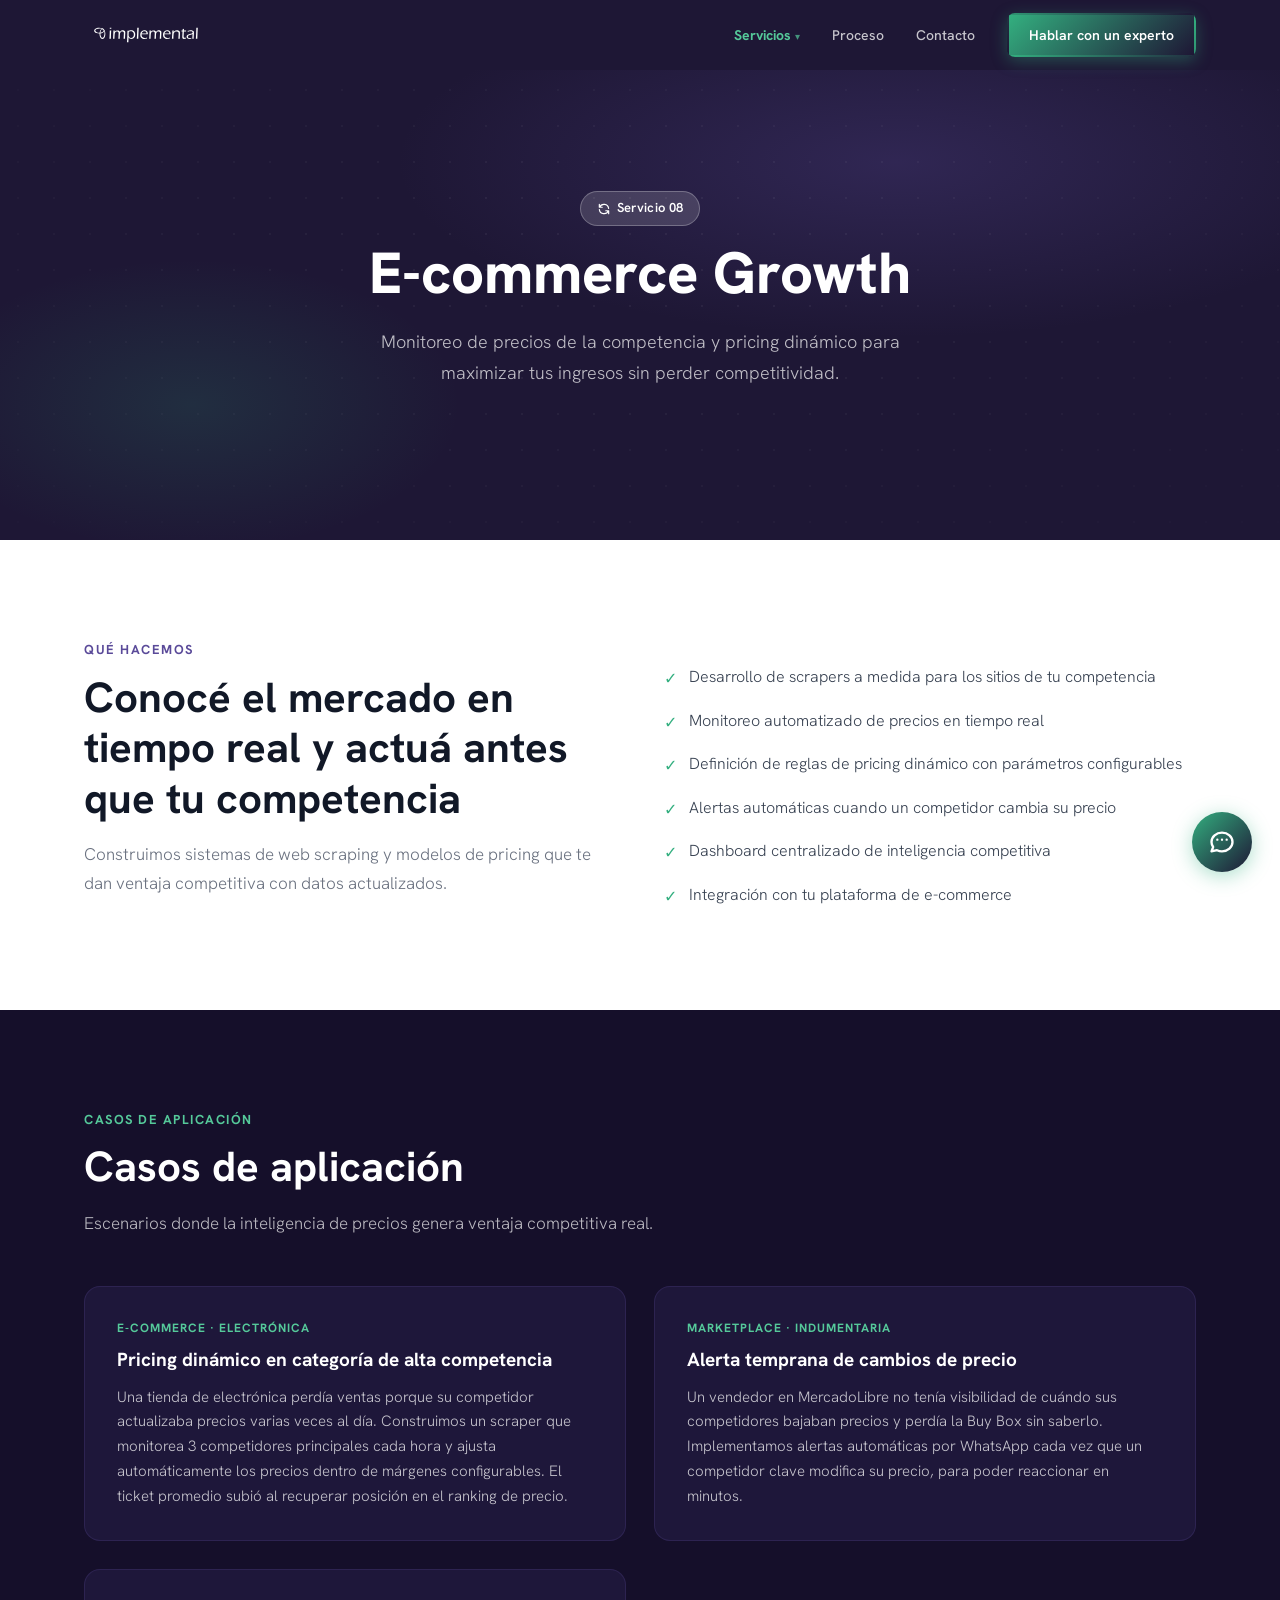
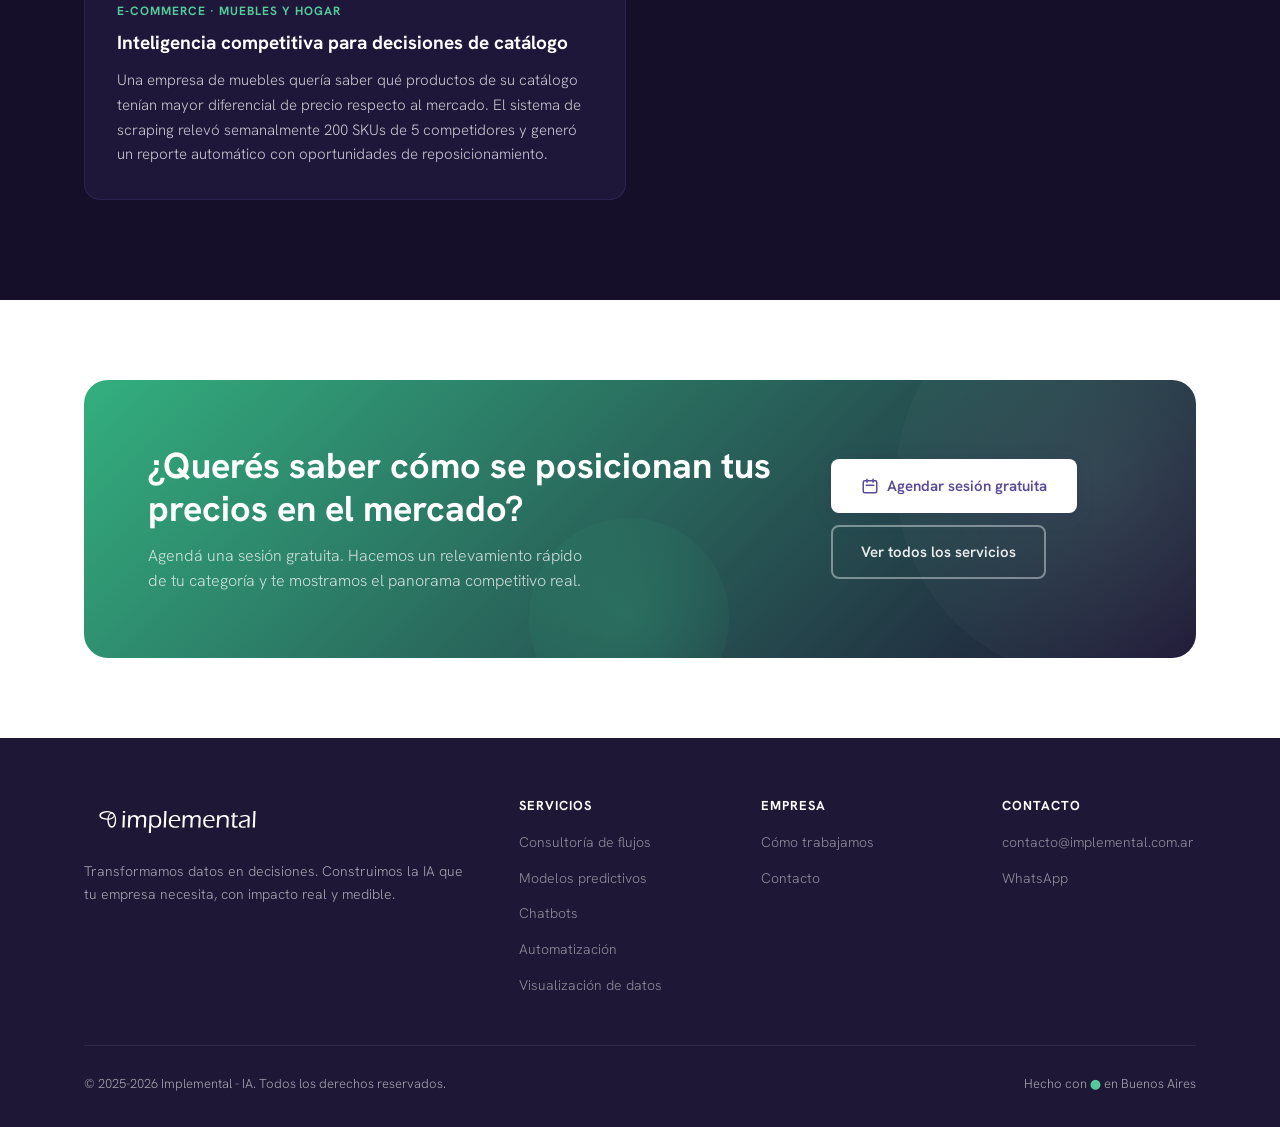
<file: servicios/ecommerce-growth.html>
<!DOCTYPE html>
<html lang="es">
<head>
  <meta charset="UTF-8" />
  <meta name="viewport" content="width=device-width, initial-scale=1.0" />
  <title>E-commerce Growth | Implemental - IA</title>

  <!-- SEO -->
  <meta name="description" content="Web scraping e inteligencia de precios para mejorar tu competitividad en e-commerce. Pricing dinámico basado en datos reales de mercado." />
  <meta name="robots" content="index, follow" />
  <link rel="canonical" href="https://implemental.com.ar/servicios/ecommerce-growth" />

  <!-- Open Graph -->
  <meta property="og:type" content="website" />
  <meta property="og:url" content="https://implemental.com.ar/servicios/ecommerce-growth" />
  <meta property="og:title" content="E-commerce Growth — Implemental IA" />
  <meta property="og:description" content="Web scraping e inteligencia de precios para mejorar tu competitividad en e-commerce. Pricing dinámico basado en datos reales de mercado." />
  <meta property="og:locale" content="es_AR" />
  <meta property="og:site_name" content="Implemental IA" />

  <!-- Twitter Card -->
  <meta name="twitter:card" content="summary_large_image" />
  <meta name="twitter:title" content="E-commerce Growth — Implemental IA" />
  <meta name="twitter:description" content="Web scraping e inteligencia de precios para mejorar tu competitividad en e-commerce. Pricing dinámico basado en datos reales de mercado." />

  <!-- GA4 -->
  <script async src="https://www.googletagmanager.com/gtag/js?id=G-WNLGPR5VN7"></script>
  <script>
    window.dataLayer = window.dataLayer || [];
    function gtag(){dataLayer.push(arguments);}
    gtag('js', new Date());
    gtag('config', 'G-WNLGPR5VN7');
  </script>

  <link rel="preconnect" href="https://fonts.googleapis.com" />
  <link rel="preconnect" href="https://fonts.gstatic.com" crossorigin />
  <link href="https://fonts.googleapis.com/css2?family=Hanken+Grotesk:wght@300;400;500;600;700;800&display=swap" rel="stylesheet" />
  <link rel="stylesheet" href="../styles.css" />

  <style>
    .what-we-do { padding: 100px 0; background: var(--white); }
    .what-we-do-grid { display: grid; grid-template-columns: 1fr 1fr; gap: 48px; align-items: start; }
    .feature-list { list-style: none; display: flex; flex-direction: column; gap: 16px; margin-top: 24px; }
    .feature-list li { display: flex; gap: 12px; align-items: flex-start; font-size: 16px; color: var(--gray-700); }
    .feature-list li::before { content: '✓'; color: var(--green); font-weight: 700; flex-shrink: 0; margin-top: 2px; }
    .cases-section { padding: 100px 0; background: #150F2A; }
    .cases-grid { display: grid; grid-template-columns: 1fr 1fr; gap: 28px; margin-top: 48px; }
    .case-card { background: rgba(90,74,153,0.15); border: 1px solid rgba(90,74,153,0.25); border-radius: 16px; padding: 32px; }
    .case-industry { font-size: 12px; font-weight: 700; text-transform: uppercase; letter-spacing: 1px; color: var(--green-light); margin-bottom: 10px; }
    .case-card h3 { font-size: 19px; font-weight: 700; color: #fff; margin-bottom: 12px; line-height: 1.3; }
    .case-desc { font-size: 15px; color: rgba(255,255,255,0.75); line-height: 1.65; }
    .case-metric { display: flex; align-items: baseline; gap: 10px; margin-top: 24px; padding-top: 20px; border-top: 1px solid rgba(90,74,153,0.3); }
    .metric-num { font-size: 42px; font-weight: 800; color: var(--green-light); line-height: 1; }
    .metric-label { font-size: 14px; color: rgba(255,255,255,0.55); line-height: 1.4; max-width: 160px; }

    @media (max-width: 900px) { .what-we-do-grid { grid-template-columns: 1fr; } }
    @media (max-width: 600px) { .cases-grid { grid-template-columns: 1fr; } }
  </style>
</head>
<body>

<!-- ══ NAV ══ -->
<nav id="navbar">
  <div class="container">
    <div class="nav-inner">
      <a href="../index.html" class="logo">
        <img src="../logo_implemental_oficial.svg" alt="Implemental - IA" style="height:32px;width:auto;filter:brightness(0) invert(1);" />
      </a>
      <ul class="nav-links">
        <li class="nav-item has-dropdown">
          <a href="../servicios.html" class="active">Servicios</a>
          <div class="nav-dropdown">
            <a href="consultoria-flujos.html"><span class="dd-num">01</span>Consultoría y rediseño de flujos</a>
            <a href="modelos-predictivos.html"><span class="dd-num">02</span>Modelos ML predictivos</a>
            <a href="chatbots.html"><span class="dd-num">03</span>Desarrollo de chatbots</a>
            <a href="automatizacion.html"><span class="dd-num">04</span>Automatización de procesos</a>
            <a href="mantenimiento.html"><span class="dd-num">05</span>Mantenimiento y mejora continua</a>
            <a href="visualizacion-datos.html"><span class="dd-num">06</span>Visualización de datos</a>
            <a href="marketing.html"><span class="dd-num">07</span>Marketing</a>
            <a href="ecommerce-growth.html"><span class="dd-num">08</span>E-commerce Growth</a>
            <a href="agentes.html"><span class="dd-num">09</span>Configuración y entrenamiento de Agentes</a>
          </div>
        </li>
        <li><a href="../proceso.html">Proceso</a></li>
        <li><a href="../contacto.html">Contacto</a></li>
      </ul>
      <div class="nav-cta">
        <a href="../contacto.html" class="btn btn-primary btn-sm">Hablar con un experto</a>
      </div>
      <div class="hamburger" id="hamburger" onclick="toggleMenu()">
        <span></span><span></span><span></span>
      </div>
    </div>
  </div>
</nav>

<!-- Mobile menu -->
<div class="mobile-menu" id="mobileMenu" onclick="closeMenu(event)">
  <div class="mobile-menu-panel">
    <a href="../servicios.html" class="active" onclick="closeMenuDirect()">Servicios</a>
    <a href="consultoria-flujos.html" onclick="closeMenuDirect()" style="font-size:14px;padding-left:16px;opacity:.8;">01 · Consultoría y rediseño de flujos</a>
    <a href="modelos-predictivos.html" onclick="closeMenuDirect()" style="font-size:14px;padding-left:16px;opacity:.8;">02 · Modelos ML predictivos</a>
    <a href="chatbots.html" onclick="closeMenuDirect()" style="font-size:14px;padding-left:16px;opacity:.8;">03 · Desarrollo de chatbots</a>
    <a href="automatizacion.html" onclick="closeMenuDirect()" style="font-size:14px;padding-left:16px;opacity:.8;">04 · Automatización de procesos</a>
    <a href="mantenimiento.html" onclick="closeMenuDirect()" style="font-size:14px;padding-left:16px;opacity:.8;">05 · Mantenimiento y mejora continua</a>
    <a href="visualizacion-datos.html" onclick="closeMenuDirect()" style="font-size:14px;padding-left:16px;opacity:.8;">06 · Visualización de datos</a>
    <a href="marketing.html" onclick="closeMenuDirect()" style="font-size:14px;padding-left:16px;opacity:.8;">07 · Marketing</a>
    <a href="ecommerce-growth.html" onclick="closeMenuDirect()" style="font-size:14px;padding-left:16px;opacity:.8;">08 · E-commerce Growth</a>
    <a href="agentes.html" onclick="closeMenuDirect()" style="font-size:14px;padding-left:16px;opacity:.8;">09 · Configuración y entrenamiento de Agentes</a>
    <a href="../proceso.html" onclick="closeMenuDirect()">Proceso</a>
    <a href="../contacto.html" onclick="closeMenuDirect()">Contacto</a>
    <a href="../contacto.html" class="btn btn-primary" onclick="closeMenuDirect()" style="justify-content:center;margin-top:16px;">Hablar con un experto</a>
  </div>
</div>

<!-- ══ PAGE HERO ══ -->
<section class="page-hero">
  <div class="page-hero-bg"></div>
  <div class="container">
    <div class="page-hero-content">
      <span class="badge">
        <svg fill="none" stroke="currentColor" stroke-width="2" viewBox="0 0 24 24" aria-hidden="true"><path stroke-linecap="round" stroke-linejoin="round" d="M4 4v5h.582m15.356 2A8.001 8.001 0 004.582 9m0 0H9m11 11v-5h-.581m0 0a8.003 8.003 0 01-15.357-2m15.357 2H15"/></svg>
        Servicio 08
      </span>
      <h1>E-commerce Growth</h1>
      <p>Monitoreo de precios de la competencia y pricing dinámico para maximizar tus ingresos sin perder competitividad.</p>
    </div>
  </div>
</section>

<!-- ══ QUÉ HACEMOS ══ -->
<section class="what-we-do">
  <div class="container">
    <div class="what-we-do-grid">
      <div class="reveal">
        <span class="section-label">Qué hacemos</span>
        <h2 class="section-title">Conocé el mercado en tiempo real y actuá antes que tu competencia</h2>
        <p class="section-sub">Construimos sistemas de web scraping y modelos de pricing que te dan ventaja competitiva con datos actualizados.</p>
      </div>
      <div class="reveal">
        <ul class="feature-list">
          <li>Desarrollo de scrapers a medida para los sitios de tu competencia</li>
          <li>Monitoreo automatizado de precios en tiempo real</li>
          <li>Definición de reglas de pricing dinámico con parámetros configurables</li>
          <li>Alertas automáticas cuando un competidor cambia su precio</li>
          <li>Dashboard centralizado de inteligencia competitiva</li>
          <li>Integración con tu plataforma de e-commerce</li>
        </ul>
      </div>
    </div>
  </div>
</section>

<!-- ══ CASOS DE APLICACIÓN ══ -->
<section class="cases-section">
  <div class="container">
    <div class="reveal">
      <span class="section-label-light">Casos de aplicación</span>
      <h2 class="section-title-white">Casos de aplicación</h2>
      <p class="section-sub-white">Escenarios donde la inteligencia de precios genera ventaja competitiva real.</p>
    </div>
    <div class="cases-grid">

      <div class="case-card reveal">
        <div class="case-industry">E-commerce · Electrónica</div>
        <h3>Pricing dinámico en categoría de alta competencia</h3>
        <p class="case-desc">Una tienda de electrónica perdía ventas porque su competidor actualizaba precios varias veces al día. Construimos un scraper que monitorea 3 competidores principales cada hora y ajusta automáticamente los precios dentro de márgenes configurables. El ticket promedio subió al recuperar posición en el ranking de precio.</p>
      </div>

      <div class="case-card reveal">
        <div class="case-industry">Marketplace · Indumentaria</div>
        <h3>Alerta temprana de cambios de precio</h3>
        <p class="case-desc">Un vendedor en MercadoLibre no tenía visibilidad de cuándo sus competidores bajaban precios y perdía la Buy Box sin saberlo. Implementamos alertas automáticas por WhatsApp cada vez que un competidor clave modifica su precio, para poder reaccionar en minutos.</p>
      </div>

      <div class="case-card reveal">
        <div class="case-industry">E-commerce · Muebles y hogar</div>
        <h3>Inteligencia competitiva para decisiones de catálogo</h3>
        <p class="case-desc">Una empresa de muebles quería saber qué productos de su catálogo tenían mayor diferencial de precio respecto al mercado. El sistema de scraping relevó semanalmente 200 SKUs de 5 competidores y generó un reporte automático con oportunidades de reposicionamiento.</p>
      </div>

    </div>
  </div>
</section>

<!-- ══ CTA BANNER ══ -->
<section class="cta-banner">
  <div class="container">
    <div class="cta-inner reveal">
      <div class="cta-text">
        <h2 class="cta-title">¿Querés saber cómo se posicionan tus precios en el mercado?</h2>
        <p class="cta-desc">Agendá una sesión gratuita. Hacemos un relevamiento rápido de tu categoría y te mostramos el panorama competitivo real.</p>
      </div>
      <div class="cta-actions">
        <a href="../contacto.html" class="btn btn-white">
          <svg width="18" height="18" fill="none" stroke="currentColor" stroke-width="2" viewBox="0 0 24 24" aria-hidden="true"><path stroke-linecap="round" stroke-linejoin="round" d="M8 7V3m8 4V3m-9 8h10M5 21h14a2 2 0 002-2V7a2 2 0 00-2-2H5a2 2 0 00-2 2v12a2 2 0 002 2z"/></svg>
          Agendar sesión gratuita
        </a>
        <a href="../servicios.html" class="btn btn-ghost">Ver todos los servicios</a>
      </div>
    </div>
  </div>
</section>

<!-- ══ FOOTER ══ -->
<footer>
  <div class="container">
    <div class="footer-inner">
      <div class="footer-brand">
        <a href="../index.html" class="logo">
          <img src="../logo_implemental_oficial.svg" alt="Implemental - IA" style="height:48px;width:auto;filter:brightness(0) invert(1);" />
        </a>
        <p>Transformamos datos en decisiones. Construimos la IA que tu empresa necesita, con impacto real y medible.</p>
      </div>
      <div class="footer-col">
        <h4>Servicios</h4>
        <ul>
          <li><a href="consultoria-flujos.html">Consultoría de flujos</a></li>
          <li><a href="modelos-predictivos.html">Modelos predictivos</a></li>
          <li><a href="chatbots.html">Chatbots</a></li>
          <li><a href="automatizacion.html">Automatización</a></li>
          <li><a href="visualizacion-datos.html">Visualización de datos</a></li>
        </ul>
      </div>
      <div class="footer-col">
        <h4>Empresa</h4>
        <ul>
          <li><a href="../proceso.html">Cómo trabajamos</a></li>
          <li><a href="../contacto.html">Contacto</a></li>
        </ul>
      </div>
      <div class="footer-col">
        <h4>Contacto</h4>
        <ul>
          <li><a href="mailto:contacto@implemental.com.ar">contacto@implemental.com.ar</a></li>
          <li><a href="https://wa.me/5491166465651" target="_blank" rel="noopener noreferrer">WhatsApp</a></li>
        </ul>
      </div>
    </div>
    <div class="footer-bottom">
      <p>&copy; 2025-2026 Implemental - IA. Todos los derechos reservados.</p>
      <p>Hecho con <span class="green-dot">&#9679;</span> en Buenos Aires</p>
    </div>
  </div>
</footer>

<!-- ══ CHATBOT ══ -->
<button id="chat-btn" aria-label="Abrir chat">
  <svg fill="none" stroke="currentColor" stroke-width="2" viewBox="0 0 24 24" aria-hidden="true">
    <path stroke-linecap="round" stroke-linejoin="round" d="M8 10h.01M12 10h.01M16 10h.01M21 12c0 4.418-4.03 8-9 8a9.863 9.863 0 01-4.255-.949L3 20l1.395-3.72C3.512 15.042 3 13.574 3 12c0-4.418 4.03-8 9-8s9 3.582 9 8z"/>
  </svg>
</button>

<div id="chat-window">
  <div id="chat-header">
    <div class="chat-avatar">
      <svg fill="none" stroke="currentColor" stroke-width="2" viewBox="0 0 24 24" aria-hidden="true">
        <path stroke-linecap="round" stroke-linejoin="round" d="M9.663 17h4.673M12 3v1m6.364 1.636l-.707.707M21 12h-1M4 12H3m3.343-5.657l-.707-.707m2.828 9.9a5 5 0 117.072 0l-.548.547A3.374 3.374 0 0014 18.469V19a2 2 0 11-4 0v-.531c0-.895-.356-1.754-.988-2.386l-.548-.547z"/>
      </svg>
    </div>
    <div class="chat-info">
      <div class="chat-name">Asistente Implemental-IA</div>
      <div class="chat-status">● En línea</div>
    </div>
    <button id="chat-close" aria-label="Cerrar chat">
      <svg width="20" height="20" fill="none" stroke="currentColor" stroke-width="2" viewBox="0 0 24 24" aria-hidden="true">
        <path stroke-linecap="round" stroke-linejoin="round" d="M6 18L18 6M6 6l12 12"/>
      </svg>
    </button>
  </div>
  <div id="chat-messages">
    <div class="chat-msg bot">¡Hola! Soy el asistente de Implemental-IA 👋 Esta charla es una pequeña muestra de lo que la IA puede hacer por tu empresa. Para mostrarte oportunidades concretas, contame: ¿en qué industria operás, con qué tipo de datos contás y qué querés optimizar?</div>
  </div>
  <div id="chat-input-row">
    <textarea id="chat-input" placeholder="Escribí tu consulta..." autocomplete="off" rows="1"></textarea>
    <button id="chat-send" aria-label="Enviar">
      <svg fill="none" stroke="currentColor" stroke-width="2" viewBox="0 0 24 24" aria-hidden="true">
        <path stroke-linecap="round" stroke-linejoin="round" d="M12 19l9 2-9-18-9 18 9-2zm0 0v-8"/>
      </svg>
    </button>
  </div>
</div>

<!-- ══ JS ══ -->
<script>
  const navbar = document.getElementById('navbar');
  window.addEventListener('scroll', () => { navbar.classList.toggle('scrolled', window.scrollY > 20); });
  const revealEls = document.querySelectorAll('.reveal');
  const observer = new IntersectionObserver((entries) => { entries.forEach((entry, i) => { if (entry.isIntersecting) { setTimeout(() => entry.target.classList.add('visible'), i * 60); observer.unobserve(entry.target); } }); }, { threshold: 0.1, rootMargin: '0px 0px -40px 0px' });
  revealEls.forEach(el => observer.observe(el));
  function toggleMenu() { document.getElementById('mobileMenu').classList.toggle('open'); }
  function closeMenu(e) { if (e.target === document.getElementById('mobileMenu')) document.getElementById('mobileMenu').classList.remove('open'); }
  function closeMenuDirect() { document.getElementById('mobileMenu').classList.remove('open'); }
  function gaEvent(name, params) { if (typeof gtag !== 'undefined') gtag('event', name, params || {}); }
  document.querySelectorAll('a[href*="wa.me"]').forEach(el => { el.addEventListener('click', () => gaEvent('whatsapp_click', { location: el.closest('section')?.id || 'page' })); });
  document.querySelectorAll('a[href^="mailto"]').forEach(el => { el.addEventListener('click', () => gaEvent('email_click')); });
  const chatBtn = document.getElementById('chat-btn'), chatWindow = document.getElementById('chat-window'), chatClose = document.getElementById('chat-close'), chatInput = document.getElementById('chat-input'), chatSend = document.getElementById('chat-send'), chatMessages = document.getElementById('chat-messages');
  let chatHistory = [], chatMessageCount = 0, chatOpened = false;
  if (!localStorage.getItem('chatAutoOpened')) {
    localStorage.setItem('chatAutoOpened', '1');
    setTimeout(() => {
      if (!localStorage.getItem('chatClosed')) {
        chatWindow.classList.add('open');
        if (!chatOpened) { chatOpened = true; gaEvent('chatbot_auto_open'); }
      }
    }, 1200);
  }
  chatBtn.addEventListener('click', () => { const isOpening = !chatWindow.classList.contains('open'); chatWindow.classList.toggle('open'); if (isOpening && !chatOpened) { chatOpened = true; gaEvent('chatbot_open', { method: 'button' }); } });
  chatClose.addEventListener('click', () => { chatWindow.classList.remove('open'); localStorage.setItem('chatClosed', '1'); gaEvent('chatbot_close', { messages_sent: chatMessageCount }); });
  chatInput.addEventListener('input', () => { chatInput.style.height = 'auto'; chatInput.style.height = Math.min(chatInput.scrollHeight, 120) + 'px'; });
  chatInput.addEventListener('keydown', (e) => { if (e.key === 'Enter' && !e.shiftKey) { e.preventDefault(); sendMessage(); } });
  chatSend.addEventListener('click', sendMessage);
  function addMsg(text, role) { const div = document.createElement('div'); div.className = 'chat-msg ' + role; div.textContent = text; chatMessages.appendChild(div); chatMessages.scrollTop = chatMessages.scrollHeight; return div; }
  function showTyping() { const div = document.createElement('div'); div.className = 'chat-msg bot chat-typing'; div.innerHTML = '<span></span><span></span><span></span>'; chatMessages.appendChild(div); chatMessages.scrollTop = chatMessages.scrollHeight; return div; }
  async function sendMessage() {
    const text = chatInput.value.trim(); if (!text) return;
    chatInput.value = ''; chatInput.style.height = 'auto'; chatInput.disabled = true; chatSend.disabled = true;
    addMsg(text, 'user'); chatHistory.push({ role: 'user', content: text }); chatMessageCount++; gaEvent('chatbot_message_sent', { message_number: chatMessageCount });
    const typing = showTyping();
    try { const res = await fetch('/.netlify/functions/chat', { method: 'POST', headers: { 'Content-Type': 'application/json' }, body: JSON.stringify({ messages: chatHistory }) }); const data = await res.json(); typing.remove(); const reply = data.message || 'Hubo un error, intenta de nuevo.'; addMsg(reply, 'bot'); chatHistory.push({ role: 'assistant', content: reply }); if (chatMessageCount >= 4) gaEvent('chatbot_handoff', { messages_sent: chatMessageCount }); }
    catch { typing.remove(); addMsg('Error de conexión. Intenta de nuevo.', 'bot'); }
    chatInput.disabled = false; chatSend.disabled = false; chatInput.focus();
  }
</script>

</body>
</html>
</file>
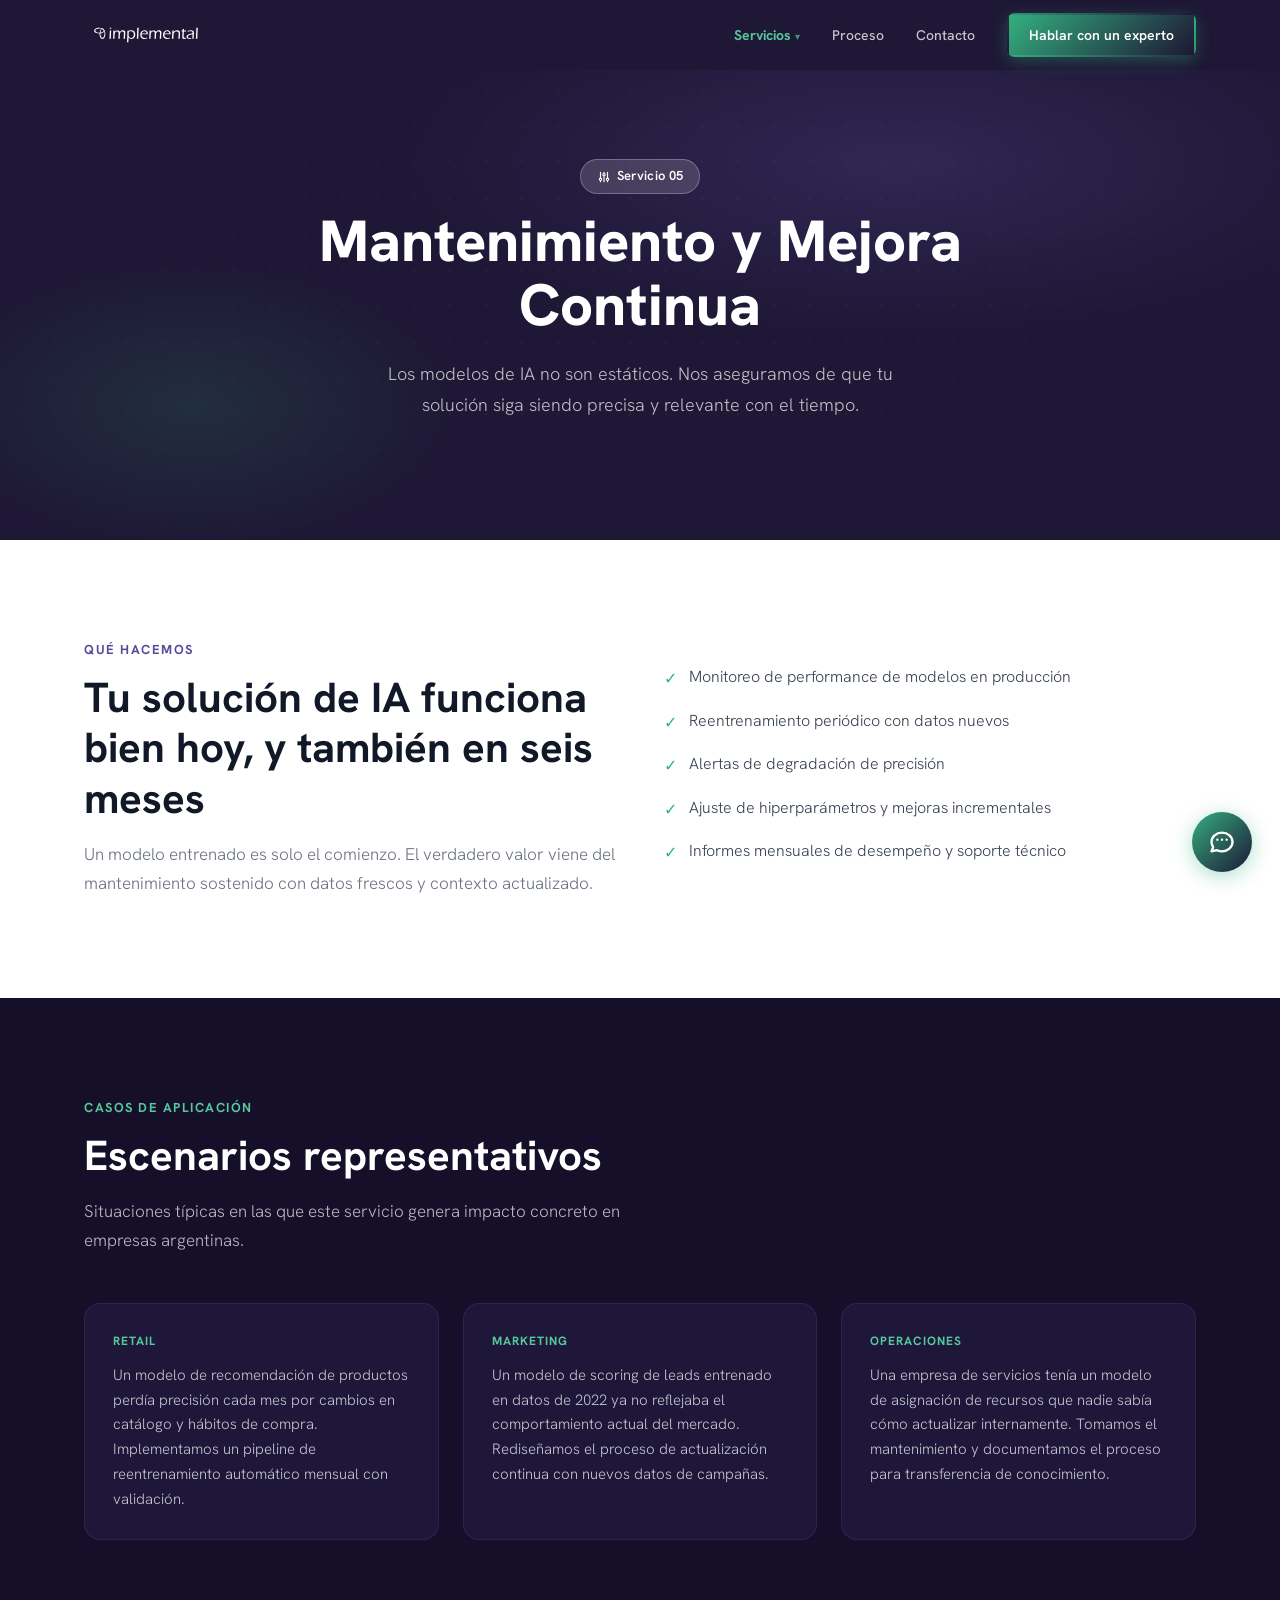
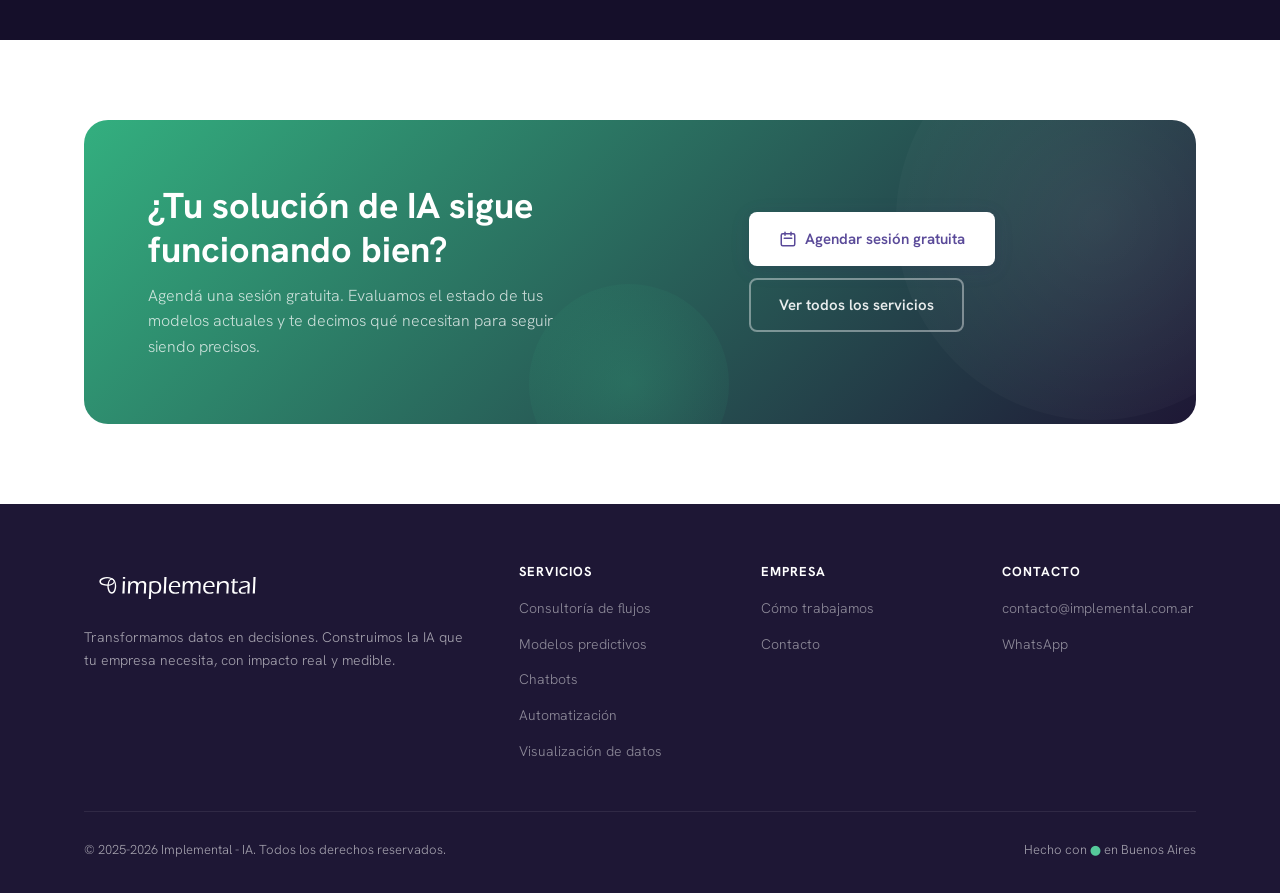
<file: servicios/mantenimiento.html>
<!DOCTYPE html>
<html lang="es">
<head>
  <meta charset="UTF-8" />
  <meta name="viewport" content="width=device-width, initial-scale=1.0" />
  <title>Mantenimiento y Mejora Continua | Implemental - IA</title>

  <!-- SEO -->
  <meta name="description" content="Los modelos de IA no son estáticos. Monitoreamos performance, reentrenamos con datos nuevos y aseguramos que tu solución siga siendo precisa y relevante." />
  <meta name="robots" content="index, follow" />
  <link rel="canonical" href="https://implemental.com.ar/servicios/mantenimiento" />

  <!-- Open Graph -->
  <meta property="og:type" content="website" />
  <meta property="og:url" content="https://implemental.com.ar/servicios/mantenimiento" />
  <meta property="og:title" content="Mantenimiento y Mejora Continua — Implemental IA" />
  <meta property="og:description" content="Monitoreo de modelos, reentrenamiento periódico y soporte técnico para que tu solución de IA no pierda precisión con el tiempo." />
  <meta property="og:locale" content="es_AR" />
  <meta property="og:site_name" content="Implemental IA" />

  <!-- Twitter Card -->
  <meta name="twitter:card" content="summary_large_image" />
  <meta name="twitter:title" content="Mantenimiento y Mejora Continua — Implemental IA" />
  <meta name="twitter:description" content="Mantenemos tus modelos de IA actualizados, precisos y funcionales en el tiempo." />

  <!-- GA4 -->
  <script async src="https://www.googletagmanager.com/gtag/js?id=G-WNLGPR5VN7"></script>
  <script>
    window.dataLayer = window.dataLayer || [];
    function gtag(){dataLayer.push(arguments);}
    gtag('js', new Date());
    gtag('config', 'G-WNLGPR5VN7');
  </script>

  <link rel="preconnect" href="https://fonts.googleapis.com" />
  <link rel="preconnect" href="https://fonts.gstatic.com" crossorigin />
  <link href="https://fonts.googleapis.com/css2?family=Hanken+Grotesk:wght@300;400;500;600;700;800&display=swap" rel="stylesheet" />
  <link rel="stylesheet" href="../styles.css" />

  <style>
    .what-we-do { padding: 100px 0; background: var(--white); }
    .what-we-do-grid { display: grid; grid-template-columns: 1fr 1fr; gap: 48px; align-items: start; }
    .feature-list { list-style: none; display: flex; flex-direction: column; gap: 16px; margin-top: 24px; }
    .feature-list li { display: flex; gap: 12px; align-items: flex-start; font-size: 16px; color: var(--gray-700); }
    .feature-list li::before { content: '✓'; color: var(--green); font-weight: 700; flex-shrink: 0; margin-top: 2px; }
    .cases-section { padding: 100px 0; background: #150F2A; }
    .cases-grid { display: grid; grid-template-columns: repeat(3, 1fr); gap: 24px; margin-top: 48px; }
    .case-card { background: rgba(90,74,153,0.15); border: 1px solid rgba(90,74,153,0.25); border-radius: 16px; padding: 28px; }
    .case-industry { font-size: 12px; font-weight: 700; text-transform: uppercase; letter-spacing: 1px; color: var(--green-light); margin-bottom: 12px; }
    .case-desc { font-size: 15px; color: rgba(255,255,255,0.75); line-height: 1.65; }
    @media (max-width: 900px) { .what-we-do-grid { grid-template-columns: 1fr; } .cases-grid { grid-template-columns: 1fr; } }
    @media (max-width: 600px) { .cases-grid { grid-template-columns: 1fr; } }
  </style>
</head>
<body>

<!-- ══ NAV ══ -->
<nav id="navbar">
  <div class="container">
    <div class="nav-inner">
      <a href="../index.html" class="logo">
        <img src="../logo_implemental_oficial.svg" alt="Implemental - IA" style="height:32px;width:auto;filter:brightness(0) invert(1);" />
      </a>
      <ul class="nav-links">
        <li class="nav-item has-dropdown">
          <a href="../servicios.html" class="active">Servicios</a>
          <div class="nav-dropdown">
            <a href="consultoria-flujos.html"><span class="dd-num">01</span>Consultoría y rediseño de flujos</a>
            <a href="modelos-predictivos.html"><span class="dd-num">02</span>Modelos ML predictivos</a>
            <a href="chatbots.html"><span class="dd-num">03</span>Desarrollo de chatbots</a>
            <a href="automatizacion.html"><span class="dd-num">04</span>Automatización de procesos</a>
            <a href="mantenimiento.html"><span class="dd-num">05</span>Mantenimiento y mejora continua</a>
            <a href="visualizacion-datos.html"><span class="dd-num">06</span>Visualización de datos</a>
            <a href="marketing.html"><span class="dd-num">07</span>Marketing</a>
            <a href="ecommerce-growth.html"><span class="dd-num">08</span>E-commerce Growth</a>
            <a href="agentes.html"><span class="dd-num">09</span>Configuración y entrenamiento de Agentes</a>
          </div>
        </li>
        <li><a href="../proceso.html">Proceso</a></li>
        <li><a href="../contacto.html">Contacto</a></li>
      </ul>
      <div class="nav-cta">
        <a href="../contacto.html" class="btn btn-primary btn-sm">Hablar con un experto</a>
      </div>
      <div class="hamburger" id="hamburger" onclick="toggleMenu()">
        <span></span><span></span><span></span>
      </div>
    </div>
  </div>
</nav>

<!-- Mobile menu -->
<div class="mobile-menu" id="mobileMenu" onclick="closeMenu(event)">
  <div class="mobile-menu-panel">
    <a href="../servicios.html" class="active" onclick="closeMenuDirect()">Servicios</a>
    <a href="consultoria-flujos.html" onclick="closeMenuDirect()" style="font-size:14px;padding-left:16px;opacity:.8;">01 · Consultoría y rediseño de flujos</a>
    <a href="modelos-predictivos.html" onclick="closeMenuDirect()" style="font-size:14px;padding-left:16px;opacity:.8;">02 · Modelos ML predictivos</a>
    <a href="chatbots.html" onclick="closeMenuDirect()" style="font-size:14px;padding-left:16px;opacity:.8;">03 · Desarrollo de chatbots</a>
    <a href="automatizacion.html" onclick="closeMenuDirect()" style="font-size:14px;padding-left:16px;opacity:.8;">04 · Automatización de procesos</a>
    <a href="mantenimiento.html" onclick="closeMenuDirect()" style="font-size:14px;padding-left:16px;opacity:.8;">05 · Mantenimiento y mejora continua</a>
    <a href="visualizacion-datos.html" onclick="closeMenuDirect()" style="font-size:14px;padding-left:16px;opacity:.8;">06 · Visualización de datos</a>
    <a href="marketing.html" onclick="closeMenuDirect()" style="font-size:14px;padding-left:16px;opacity:.8;">07 · Marketing</a>
    <a href="ecommerce-growth.html" onclick="closeMenuDirect()" style="font-size:14px;padding-left:16px;opacity:.8;">08 · E-commerce Growth</a>
    <a href="agentes.html" onclick="closeMenuDirect()" style="font-size:14px;padding-left:16px;opacity:.8;">09 · Configuración y entrenamiento de Agentes</a>
    <a href="../proceso.html" onclick="closeMenuDirect()">Proceso</a>
    <a href="../contacto.html" onclick="closeMenuDirect()">Contacto</a>
    <a href="../contacto.html" class="btn btn-primary" onclick="closeMenuDirect()" style="justify-content:center;margin-top:16px;">Hablar con un experto</a>
  </div>
</div>

<!-- ══ PAGE HERO ══ -->
<section class="page-hero">
  <div class="page-hero-bg"></div>
  <div class="container">
    <div class="page-hero-content">
      <span class="badge">
        <svg fill="none" stroke="currentColor" stroke-width="2" viewBox="0 0 24 24" aria-hidden="true"><path stroke-linecap="round" stroke-linejoin="round" d="M12 6V4m0 2a2 2 0 100 4m0-4a2 2 0 110 4m-6 8a2 2 0 100-4m0 4a2 2 0 110-4m0 4v2m0-6V4m6 6v10m6-2a2 2 0 100-4m0 4a2 2 0 110-4m0 4v2m0-6V4"/></svg>
        Servicio 05
      </span>
      <h1>Mantenimiento y Mejora Continua</h1>
      <p>Los modelos de IA no son estáticos. Nos aseguramos de que tu solución siga siendo precisa y relevante con el tiempo.</p>
    </div>
  </div>
</section>

<!-- ══ QUÉ HACEMOS ══ -->
<section class="what-we-do">
  <div class="container">
    <div class="what-we-do-grid">
      <div class="reveal">
        <span class="section-label">Qué hacemos</span>
        <h2 class="section-title">Tu solución de IA funciona bien hoy, y también en seis meses</h2>
        <p class="section-sub">Un modelo entrenado es solo el comienzo. El verdadero valor viene del mantenimiento sostenido con datos frescos y contexto actualizado.</p>
      </div>
      <div class="reveal">
        <ul class="feature-list">
          <li>Monitoreo de performance de modelos en producción</li>
          <li>Reentrenamiento periódico con datos nuevos</li>
          <li>Alertas de degradación de precisión</li>
          <li>Ajuste de hiperparámetros y mejoras incrementales</li>
          <li>Informes mensuales de desempeño y soporte técnico</li>
        </ul>
      </div>
    </div>
  </div>
</section>

<!-- ══ CASOS DE APLICACIÓN ══ -->
<section class="cases-section">
  <div class="container">
    <div class="reveal">
      <span class="section-label-light">Casos de aplicación</span>
      <h2 class="section-title-white">Escenarios representativos</h2>
      <p class="section-sub-white">Situaciones típicas en las que este servicio genera impacto concreto en empresas argentinas.</p>
    </div>
    <div class="cases-grid">
      <div class="case-card reveal">
        <div class="case-industry">Retail</div>
        <p class="case-desc">Un modelo de recomendación de productos perdía precisión cada mes por cambios en catálogo y hábitos de compra. Implementamos un pipeline de reentrenamiento automático mensual con validación.</p>
      </div>
      <div class="case-card reveal">
        <div class="case-industry">Marketing</div>
        <p class="case-desc">Un modelo de scoring de leads entrenado en datos de 2022 ya no reflejaba el comportamiento actual del mercado. Rediseñamos el proceso de actualización continua con nuevos datos de campañas.</p>
      </div>
      <div class="case-card reveal">
        <div class="case-industry">Operaciones</div>
        <p class="case-desc">Una empresa de servicios tenía un modelo de asignación de recursos que nadie sabía cómo actualizar internamente. Tomamos el mantenimiento y documentamos el proceso para transferencia de conocimiento.</p>
      </div>
    </div>
  </div>
</section>

<!-- ══ CTA BANNER ══ -->
<section class="cta-banner">
  <div class="container">
    <div class="cta-inner reveal">
      <div class="cta-text">
        <h2 class="cta-title">¿Tu solución de IA sigue funcionando bien?</h2>
        <p class="cta-desc">Agendá una sesión gratuita. Evaluamos el estado de tus modelos actuales y te decimos qué necesitan para seguir siendo precisos.</p>
      </div>
      <div class="cta-actions">
        <a href="../contacto.html" class="btn btn-white">
          <svg width="18" height="18" fill="none" stroke="currentColor" stroke-width="2" viewBox="0 0 24 24" aria-hidden="true"><path stroke-linecap="round" stroke-linejoin="round" d="M8 7V3m8 4V3m-9 8h10M5 21h14a2 2 0 002-2V7a2 2 0 00-2-2H5a2 2 0 00-2 2v12a2 2 0 002 2z"/></svg>
          Agendar sesión gratuita
        </a>
        <a href="../servicios.html" class="btn btn-ghost">Ver todos los servicios</a>
      </div>
    </div>
  </div>
</section>

<!-- ══ FOOTER ══ -->
<footer>
  <div class="container">
    <div class="footer-inner">
      <div class="footer-brand">
        <a href="../index.html" class="logo">
          <img src="../logo_implemental_oficial.svg" alt="Implemental - IA" style="height:48px;width:auto;filter:brightness(0) invert(1);" />
        </a>
        <p>Transformamos datos en decisiones. Construimos la IA que tu empresa necesita, con impacto real y medible.</p>
      </div>
      <div class="footer-col">
        <h4>Servicios</h4>
        <ul>
          <li><a href="consultoria-flujos.html">Consultoría de flujos</a></li>
          <li><a href="modelos-predictivos.html">Modelos predictivos</a></li>
          <li><a href="chatbots.html">Chatbots</a></li>
          <li><a href="automatizacion.html">Automatización</a></li>
          <li><a href="visualizacion-datos.html">Visualización de datos</a></li>
        </ul>
      </div>
      <div class="footer-col">
        <h4>Empresa</h4>
        <ul>
          <li><a href="../proceso.html">Cómo trabajamos</a></li>
          <li><a href="../contacto.html">Contacto</a></li>
        </ul>
      </div>
      <div class="footer-col">
        <h4>Contacto</h4>
        <ul>
          <li><a href="mailto:contacto@implemental.com.ar">contacto@implemental.com.ar</a></li>
          <li><a href="https://wa.me/5491166465651" target="_blank" rel="noopener noreferrer">WhatsApp</a></li>
        </ul>
      </div>
    </div>
    <div class="footer-bottom">
      <p>&copy; 2025-2026 Implemental - IA. Todos los derechos reservados.</p>
      <p>Hecho con <span class="green-dot">&#9679;</span> en Buenos Aires</p>
    </div>
  </div>
</footer>

<!-- ══ CHATBOT ══ -->
<button id="chat-btn" aria-label="Abrir chat">
  <svg fill="none" stroke="currentColor" stroke-width="2" viewBox="0 0 24 24" aria-hidden="true">
    <path stroke-linecap="round" stroke-linejoin="round" d="M8 10h.01M12 10h.01M16 10h.01M21 12c0 4.418-4.03 8-9 8a9.863 9.863 0 01-4.255-.949L3 20l1.395-3.72C3.512 15.042 3 13.574 3 12c0-4.418 4.03-8 9-8s9 3.582 9 8z"/>
  </svg>
</button>

<div id="chat-window">
  <div id="chat-header">
    <div class="chat-avatar">
      <svg fill="none" stroke="currentColor" stroke-width="2" viewBox="0 0 24 24" aria-hidden="true">
        <path stroke-linecap="round" stroke-linejoin="round" d="M9.663 17h4.673M12 3v1m6.364 1.636l-.707.707M21 12h-1M4 12H3m3.343-5.657l-.707-.707m2.828 9.9a5 5 0 117.072 0l-.548.547A3.374 3.374 0 0014 18.469V19a2 2 0 11-4 0v-.531c0-.895-.356-1.754-.988-2.386l-.548-.547z"/>
      </svg>
    </div>
    <div class="chat-info">
      <div class="chat-name">Asistente Implemental-IA</div>
      <div class="chat-status">● En línea</div>
    </div>
    <button id="chat-close" aria-label="Cerrar chat">
      <svg width="20" height="20" fill="none" stroke="currentColor" stroke-width="2" viewBox="0 0 24 24" aria-hidden="true">
        <path stroke-linecap="round" stroke-linejoin="round" d="M6 18L18 6M6 6l12 12"/>
      </svg>
    </button>
  </div>
  <div id="chat-messages">
    <div class="chat-msg bot">¡Hola! Soy el asistente de Implemental-IA 👋 Esta charla es una pequeña muestra de lo que la IA puede hacer por tu empresa. Para mostrarte oportunidades concretas, contame: ¿en qué industria operás, con qué tipo de datos contás y qué querés optimizar?</div>
  </div>
  <div id="chat-input-row">
    <textarea id="chat-input" placeholder="Escribí tu consulta..." autocomplete="off" rows="1"></textarea>
    <button id="chat-send" aria-label="Enviar">
      <svg fill="none" stroke="currentColor" stroke-width="2" viewBox="0 0 24 24" aria-hidden="true">
        <path stroke-linecap="round" stroke-linejoin="round" d="M12 19l9 2-9-18-9 18 9-2zm0 0v-8"/>
      </svg>
    </button>
  </div>
</div>

<!-- ══ JS ══ -->
<script>
  const navbar = document.getElementById('navbar');
  window.addEventListener('scroll', () => { navbar.classList.toggle('scrolled', window.scrollY > 20); });
  const revealEls = document.querySelectorAll('.reveal');
  const observer = new IntersectionObserver((entries) => { entries.forEach((entry, i) => { if (entry.isIntersecting) { setTimeout(() => entry.target.classList.add('visible'), i * 60); observer.unobserve(entry.target); } }); }, { threshold: 0.1, rootMargin: '0px 0px -40px 0px' });
  revealEls.forEach(el => observer.observe(el));
  function toggleMenu() { document.getElementById('mobileMenu').classList.toggle('open'); }
  function closeMenu(e) { if (e.target === document.getElementById('mobileMenu')) document.getElementById('mobileMenu').classList.remove('open'); }
  function closeMenuDirect() { document.getElementById('mobileMenu').classList.remove('open'); }
  function gaEvent(name, params) { if (typeof gtag !== 'undefined') gtag('event', name, params || {}); }
  document.querySelectorAll('a[href*="wa.me"]').forEach(el => { el.addEventListener('click', () => gaEvent('whatsapp_click', { location: el.closest('section')?.id || 'page' })); });
  document.querySelectorAll('a[href^="mailto"]').forEach(el => { el.addEventListener('click', () => gaEvent('email_click')); });
  const chatBtn = document.getElementById('chat-btn'), chatWindow = document.getElementById('chat-window'), chatClose = document.getElementById('chat-close'), chatInput = document.getElementById('chat-input'), chatSend = document.getElementById('chat-send'), chatMessages = document.getElementById('chat-messages');
  let chatHistory = [], chatMessageCount = 0, chatOpened = false;
  if (!localStorage.getItem('chatAutoOpened')) {
    localStorage.setItem('chatAutoOpened', '1');
    setTimeout(() => {
      if (!localStorage.getItem('chatClosed')) {
        chatWindow.classList.add('open');
        if (!chatOpened) { chatOpened = true; gaEvent('chatbot_auto_open'); }
      }
    }, 1200);
  }
  chatBtn.addEventListener('click', () => { const isOpening = !chatWindow.classList.contains('open'); chatWindow.classList.toggle('open'); if (isOpening && !chatOpened) { chatOpened = true; gaEvent('chatbot_open', { method: 'button' }); } });
  chatClose.addEventListener('click', () => { chatWindow.classList.remove('open'); localStorage.setItem('chatClosed', '1'); gaEvent('chatbot_close', { messages_sent: chatMessageCount }); });
  chatInput.addEventListener('input', () => { chatInput.style.height = 'auto'; chatInput.style.height = Math.min(chatInput.scrollHeight, 120) + 'px'; });
  chatInput.addEventListener('keydown', (e) => { if (e.key === 'Enter' && !e.shiftKey) { e.preventDefault(); sendMessage(); } });
  chatSend.addEventListener('click', sendMessage);
  function addMsg(text, role) { const div = document.createElement('div'); div.className = 'chat-msg ' + role; div.textContent = text; chatMessages.appendChild(div); chatMessages.scrollTop = chatMessages.scrollHeight; return div; }
  function showTyping() { const div = document.createElement('div'); div.className = 'chat-msg bot chat-typing'; div.innerHTML = '<span></span><span></span><span></span>'; chatMessages.appendChild(div); chatMessages.scrollTop = chatMessages.scrollHeight; return div; }
  async function sendMessage() {
    const text = chatInput.value.trim(); if (!text) return;
    chatInput.value = ''; chatInput.style.height = 'auto'; chatInput.disabled = true; chatSend.disabled = true;
    addMsg(text, 'user'); chatHistory.push({ role: 'user', content: text }); chatMessageCount++; gaEvent('chatbot_message_sent', { message_number: chatMessageCount });
    const typing = showTyping();
    try { const res = await fetch('/.netlify/functions/chat', { method: 'POST', headers: { 'Content-Type': 'application/json' }, body: JSON.stringify({ messages: chatHistory }) }); const data = await res.json(); typing.remove(); const reply = data.message || 'Hubo un error, intenta de nuevo.'; addMsg(reply, 'bot'); chatHistory.push({ role: 'assistant', content: reply }); if (chatMessageCount >= 4) gaEvent('chatbot_handoff', { messages_sent: chatMessageCount }); }
    catch { typing.remove(); addMsg('Error de conexión. Intenta de nuevo.', 'bot'); }
    chatInput.disabled = false; chatSend.disabled = false; chatInput.focus();
  }
</script>

</body>
</html>
</file>
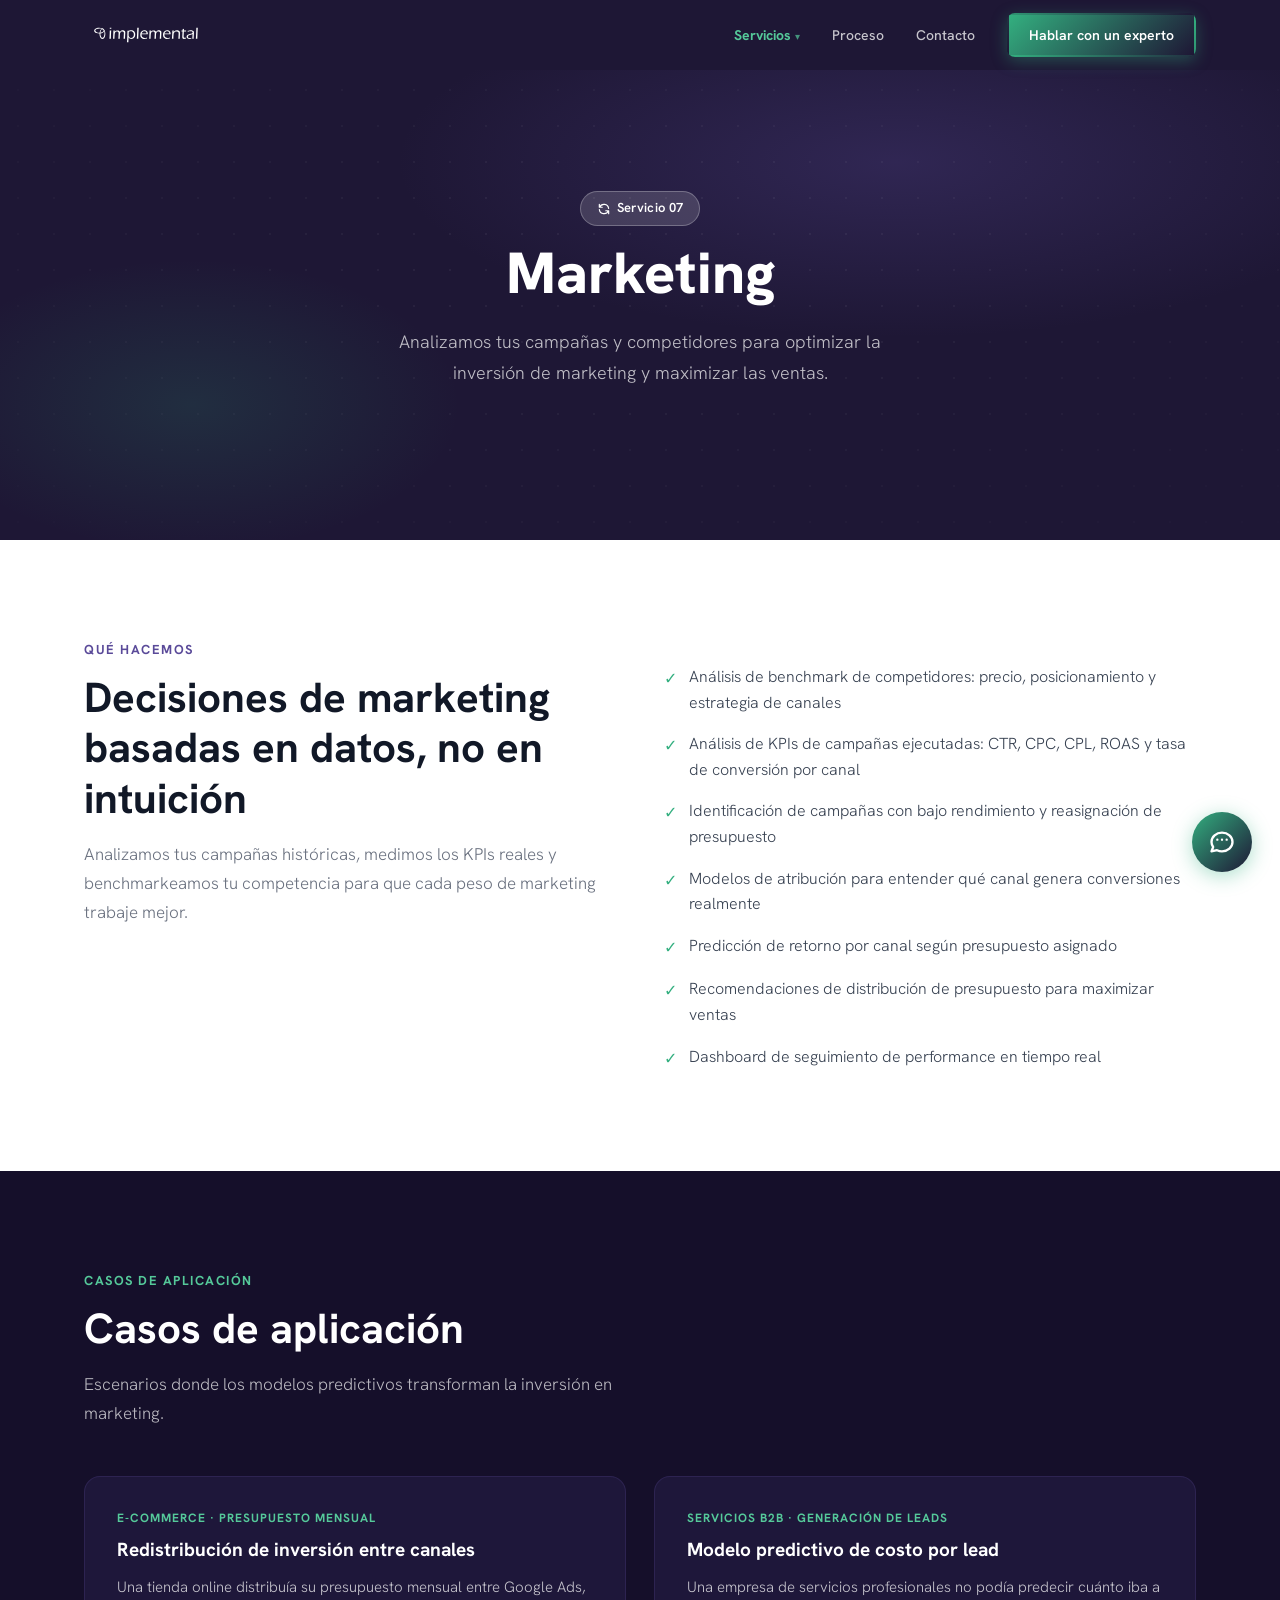
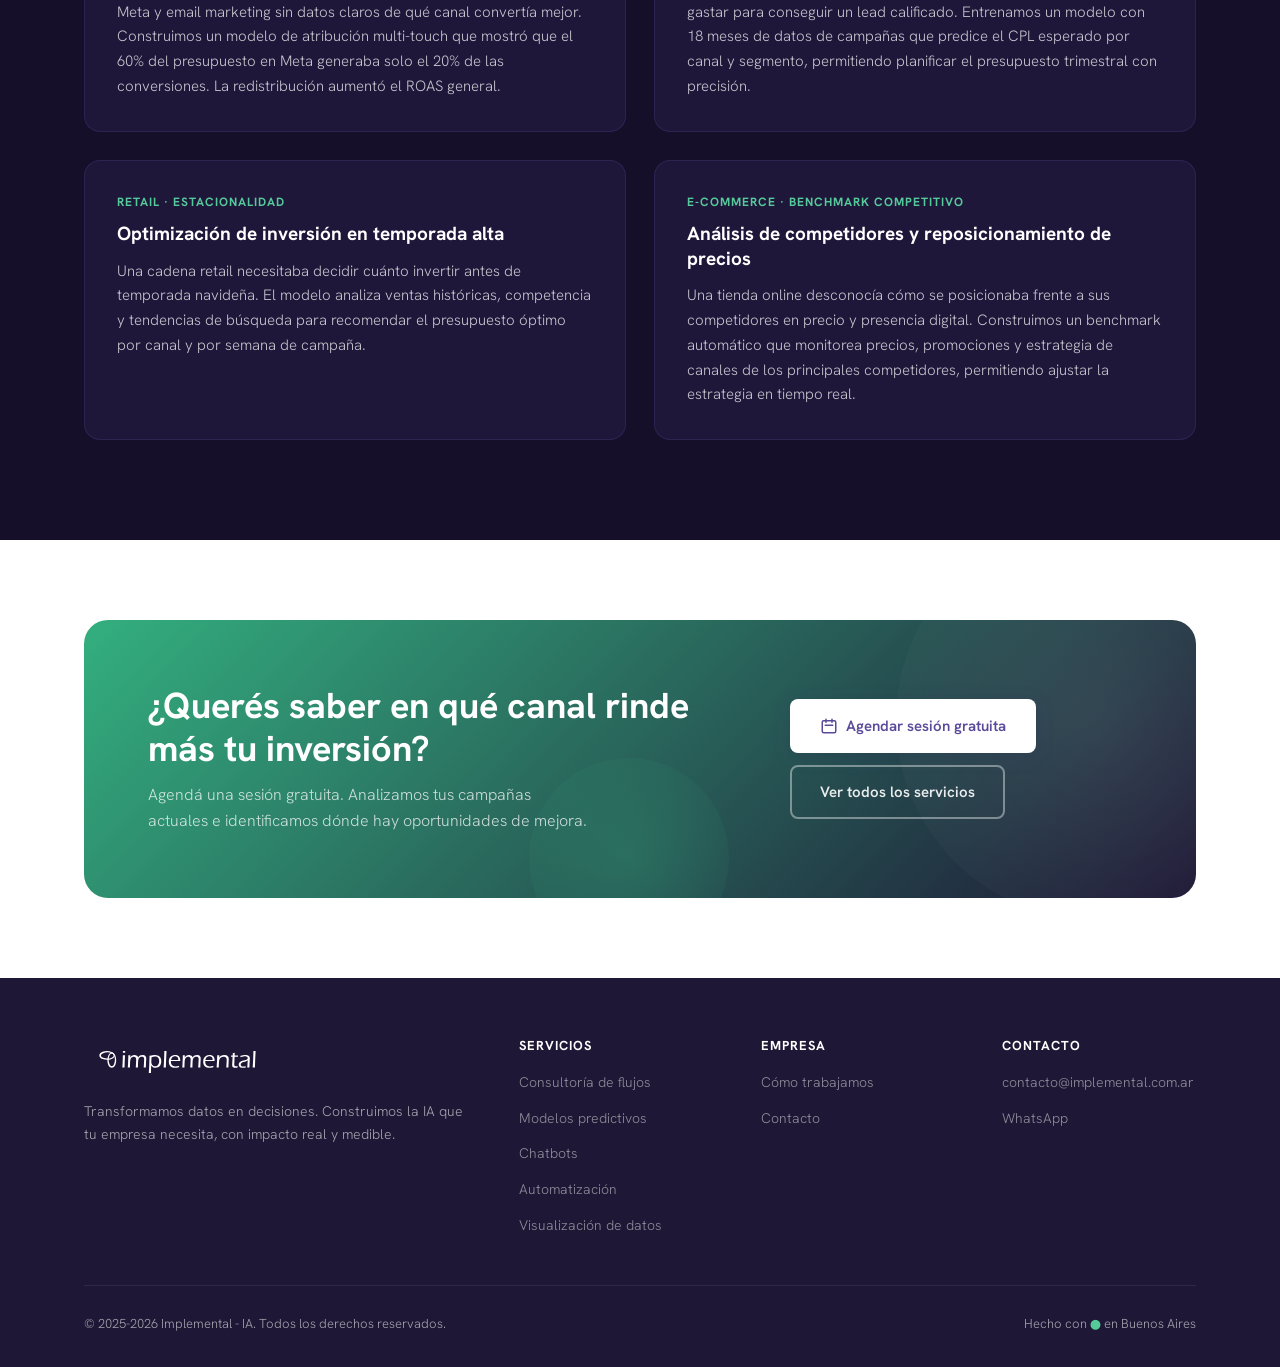
<file: servicios/marketing.html>
<!DOCTYPE html>
<html lang="es">
<head>
  <meta charset="UTF-8" />
  <meta name="viewport" content="width=device-width, initial-scale=1.0" />
  <title>Marketing | Implemental - IA</title>

  <!-- SEO -->
  <meta name="description" content="Modelos predictivos para optimizar el presupuesto en Marketing Digital. Tomá decisiones de inversión basadas en datos reales." />
  <meta name="robots" content="index, follow" />
  <link rel="canonical" href="https://implemental.com.ar/servicios/marketing" />

  <!-- Open Graph -->
  <meta property="og:type" content="website" />
  <meta property="og:url" content="https://implemental.com.ar/servicios/marketing" />
  <meta property="og:title" content="Marketing — Implemental IA" />
  <meta property="og:description" content="Modelos predictivos para optimizar el presupuesto en Marketing Digital. Tomá decisiones de inversión basadas en datos reales." />
  <meta property="og:locale" content="es_AR" />
  <meta property="og:site_name" content="Implemental IA" />

  <!-- Twitter Card -->
  <meta name="twitter:card" content="summary_large_image" />
  <meta name="twitter:title" content="Marketing — Implemental IA" />
  <meta name="twitter:description" content="Modelos predictivos para optimizar el presupuesto en Marketing Digital. Tomá decisiones de inversión basadas en datos reales." />

  <!-- GA4 -->
  <script async src="https://www.googletagmanager.com/gtag/js?id=G-WNLGPR5VN7"></script>
  <script>
    window.dataLayer = window.dataLayer || [];
    function gtag(){dataLayer.push(arguments);}
    gtag('js', new Date());
    gtag('config', 'G-WNLGPR5VN7');
  </script>

  <link rel="preconnect" href="https://fonts.googleapis.com" />
  <link rel="preconnect" href="https://fonts.gstatic.com" crossorigin />
  <link href="https://fonts.googleapis.com/css2?family=Hanken+Grotesk:wght@300;400;500;600;700;800&display=swap" rel="stylesheet" />
  <link rel="stylesheet" href="../styles.css" />

  <style>
    .what-we-do { padding: 100px 0; background: var(--white); }
    .what-we-do-grid { display: grid; grid-template-columns: 1fr 1fr; gap: 48px; align-items: start; }
    .feature-list { list-style: none; display: flex; flex-direction: column; gap: 16px; margin-top: 24px; }
    .feature-list li { display: flex; gap: 12px; align-items: flex-start; font-size: 16px; color: var(--gray-700); }
    .feature-list li::before { content: '✓'; color: var(--green); font-weight: 700; flex-shrink: 0; margin-top: 2px; }
    .cases-section { padding: 100px 0; background: #150F2A; }
    .cases-grid { display: grid; grid-template-columns: repeat(2, 1fr); gap: 28px; margin-top: 48px; }
    .case-card { background: rgba(90,74,153,0.15); border: 1px solid rgba(90,74,153,0.25); border-radius: 16px; padding: 32px; }
    .case-industry { font-size: 12px; font-weight: 700; text-transform: uppercase; letter-spacing: 1px; color: var(--green-light); margin-bottom: 10px; }
    .case-card h3 { font-size: 19px; font-weight: 700; color: #fff; margin-bottom: 12px; line-height: 1.3; }
    .case-desc { font-size: 15px; color: rgba(255,255,255,0.75); line-height: 1.65; }
    .case-metric { display: flex; align-items: baseline; gap: 10px; margin-top: 24px; padding-top: 20px; border-top: 1px solid rgba(90,74,153,0.3); }
    .metric-num { font-size: 42px; font-weight: 800; color: var(--green-light); line-height: 1; }
    .metric-label { font-size: 14px; color: rgba(255,255,255,0.55); line-height: 1.4; max-width: 160px; }

    @media (max-width: 900px) { .what-we-do-grid { grid-template-columns: 1fr; } }
    @media (max-width: 600px) { .cases-grid { grid-template-columns: 1fr; } }
  </style>
</head>
<body>

<!-- ══ NAV ══ -->
<nav id="navbar">
  <div class="container">
    <div class="nav-inner">
      <a href="../index.html" class="logo">
        <img src="../logo_implemental_oficial.svg" alt="Implemental - IA" style="height:32px;width:auto;filter:brightness(0) invert(1);" />
      </a>
      <ul class="nav-links">
        <li class="nav-item has-dropdown">
          <a href="../servicios.html" class="active">Servicios</a>
          <div class="nav-dropdown">
            <a href="consultoria-flujos.html"><span class="dd-num">01</span>Consultoría y rediseño de flujos</a>
            <a href="modelos-predictivos.html"><span class="dd-num">02</span>Modelos ML predictivos</a>
            <a href="chatbots.html"><span class="dd-num">03</span>Desarrollo de chatbots</a>
            <a href="automatizacion.html"><span class="dd-num">04</span>Automatización de procesos</a>
            <a href="mantenimiento.html"><span class="dd-num">05</span>Mantenimiento y mejora continua</a>
            <a href="visualizacion-datos.html"><span class="dd-num">06</span>Visualización de datos</a>
            <a href="marketing.html"><span class="dd-num">07</span>Marketing</a>
            <a href="ecommerce-growth.html"><span class="dd-num">08</span>E-commerce Growth</a>
            <a href="agentes.html"><span class="dd-num">09</span>Configuración y entrenamiento de Agentes</a>
          </div>
        </li>
        <li><a href="../proceso.html">Proceso</a></li>
        <li><a href="../contacto.html">Contacto</a></li>
      </ul>
      <div class="nav-cta">
        <a href="../contacto.html" class="btn btn-primary btn-sm">Hablar con un experto</a>
      </div>
      <div class="hamburger" id="hamburger" onclick="toggleMenu()">
        <span></span><span></span><span></span>
      </div>
    </div>
  </div>
</nav>

<!-- Mobile menu -->
<div class="mobile-menu" id="mobileMenu" onclick="closeMenu(event)">
  <div class="mobile-menu-panel">
    <a href="../servicios.html" class="active" onclick="closeMenuDirect()">Servicios</a>
    <a href="consultoria-flujos.html" onclick="closeMenuDirect()" style="font-size:14px;padding-left:16px;opacity:.8;">01 · Consultoría y rediseño de flujos</a>
    <a href="modelos-predictivos.html" onclick="closeMenuDirect()" style="font-size:14px;padding-left:16px;opacity:.8;">02 · Modelos ML predictivos</a>
    <a href="chatbots.html" onclick="closeMenuDirect()" style="font-size:14px;padding-left:16px;opacity:.8;">03 · Desarrollo de chatbots</a>
    <a href="automatizacion.html" onclick="closeMenuDirect()" style="font-size:14px;padding-left:16px;opacity:.8;">04 · Automatización de procesos</a>
    <a href="mantenimiento.html" onclick="closeMenuDirect()" style="font-size:14px;padding-left:16px;opacity:.8;">05 · Mantenimiento y mejora continua</a>
    <a href="visualizacion-datos.html" onclick="closeMenuDirect()" style="font-size:14px;padding-left:16px;opacity:.8;">06 · Visualización de datos</a>
    <a href="marketing.html" onclick="closeMenuDirect()" style="font-size:14px;padding-left:16px;opacity:.8;">07 · Marketing</a>
    <a href="ecommerce-growth.html" onclick="closeMenuDirect()" style="font-size:14px;padding-left:16px;opacity:.8;">08 · E-commerce Growth</a>
    <a href="agentes.html" onclick="closeMenuDirect()" style="font-size:14px;padding-left:16px;opacity:.8;">09 · Configuración y entrenamiento de Agentes</a>
    <a href="../proceso.html" onclick="closeMenuDirect()">Proceso</a>
    <a href="../contacto.html" onclick="closeMenuDirect()">Contacto</a>
    <a href="../contacto.html" class="btn btn-primary" onclick="closeMenuDirect()" style="justify-content:center;margin-top:16px;">Hablar con un experto</a>
  </div>
</div>

<!-- ══ PAGE HERO ══ -->
<section class="page-hero">
  <div class="page-hero-bg"></div>
  <div class="container">
    <div class="page-hero-content">
      <span class="badge">
        <svg fill="none" stroke="currentColor" stroke-width="2" viewBox="0 0 24 24" aria-hidden="true"><path stroke-linecap="round" stroke-linejoin="round" d="M4 4v5h.582m15.356 2A8.001 8.001 0 004.582 9m0 0H9m11 11v-5h-.581m0 0a8.003 8.003 0 01-15.357-2m15.357 2H15"/></svg>
        Servicio 07
      </span>
      <h1>Marketing</h1>
      <p>Analizamos tus campañas y competidores para optimizar la inversión de marketing y maximizar las ventas.</p>
    </div>
  </div>
</section>

<!-- ══ QUÉ HACEMOS ══ -->
<section class="what-we-do">
  <div class="container">
    <div class="what-we-do-grid">
      <div class="reveal">
        <span class="section-label">Qué hacemos</span>
        <h2 class="section-title">Decisiones de marketing basadas en datos, no en intuición</h2>
        <p class="section-sub">Analizamos tus campañas históricas, medimos los KPIs reales y benchmarkeamos tu competencia para que cada peso de marketing trabaje mejor.</p>
      </div>
      <div class="reveal">
        <ul class="feature-list">
          <li>Análisis de benchmark de competidores: precio, posicionamiento y estrategia de canales</li>
          <li>Análisis de KPIs de campañas ejecutadas: CTR, CPC, CPL, ROAS y tasa de conversión por canal</li>
          <li>Identificación de campañas con bajo rendimiento y reasignación de presupuesto</li>
          <li>Modelos de atribución para entender qué canal genera conversiones realmente</li>
          <li>Predicción de retorno por canal según presupuesto asignado</li>
          <li>Recomendaciones de distribución de presupuesto para maximizar ventas</li>
          <li>Dashboard de seguimiento de performance en tiempo real</li>
        </ul>
      </div>
    </div>
  </div>
</section>

<!-- ══ CASOS DE APLICACIÓN ══ -->
<section class="cases-section">
  <div class="container">
    <div class="reveal">
      <span class="section-label-light">Casos de aplicación</span>
      <h2 class="section-title-white">Casos de aplicación</h2>
      <p class="section-sub-white">Escenarios donde los modelos predictivos transforman la inversión en marketing.</p>
    </div>
    <div class="cases-grid">

      <div class="case-card reveal">
        <div class="case-industry">E-commerce · Presupuesto mensual</div>
        <h3>Redistribución de inversión entre canales</h3>
        <p class="case-desc">Una tienda online distribuía su presupuesto mensual entre Google Ads, Meta y email marketing sin datos claros de qué canal convertía mejor. Construimos un modelo de atribución multi-touch que mostró que el 60% del presupuesto en Meta generaba solo el 20% de las conversiones. La redistribución aumentó el ROAS general.</p>
      </div>

      <div class="case-card reveal">
        <div class="case-industry">Servicios B2B · Generación de leads</div>
        <h3>Modelo predictivo de costo por lead</h3>
        <p class="case-desc">Una empresa de servicios profesionales no podía predecir cuánto iba a gastar para conseguir un lead calificado. Entrenamos un modelo con 18 meses de datos de campañas que predice el CPL esperado por canal y segmento, permitiendo planificar el presupuesto trimestral con precisión.</p>
      </div>

      <div class="case-card reveal">
        <div class="case-industry">Retail · Estacionalidad</div>
        <h3>Optimización de inversión en temporada alta</h3>
        <p class="case-desc">Una cadena retail necesitaba decidir cuánto invertir antes de temporada navideña. El modelo analiza ventas históricas, competencia y tendencias de búsqueda para recomendar el presupuesto óptimo por canal y por semana de campaña.</p>
      </div>

      <div class="case-card reveal">
        <div class="case-industry">E-commerce · Benchmark competitivo</div>
        <h3>Análisis de competidores y reposicionamiento de precios</h3>
        <p class="case-desc">Una tienda online desconocía cómo se posicionaba frente a sus competidores en precio y presencia digital. Construimos un benchmark automático que monitorea precios, promociones y estrategia de canales de los principales competidores, permitiendo ajustar la estrategia en tiempo real.</p>
      </div>

    </div>
  </div>
</section>

<!-- ══ CTA BANNER ══ -->
<section class="cta-banner">
  <div class="container">
    <div class="cta-inner reveal">
      <div class="cta-text">
        <h2 class="cta-title">¿Querés saber en qué canal rinde más tu inversión?</h2>
        <p class="cta-desc">Agendá una sesión gratuita. Analizamos tus campañas actuales e identificamos dónde hay oportunidades de mejora.</p>
      </div>
      <div class="cta-actions">
        <a href="../contacto.html" class="btn btn-white">
          <svg width="18" height="18" fill="none" stroke="currentColor" stroke-width="2" viewBox="0 0 24 24" aria-hidden="true"><path stroke-linecap="round" stroke-linejoin="round" d="M8 7V3m8 4V3m-9 8h10M5 21h14a2 2 0 002-2V7a2 2 0 00-2-2H5a2 2 0 00-2 2v12a2 2 0 002 2z"/></svg>
          Agendar sesión gratuita
        </a>
        <a href="../servicios.html" class="btn btn-ghost">Ver todos los servicios</a>
      </div>
    </div>
  </div>
</section>

<!-- ══ FOOTER ══ -->
<footer>
  <div class="container">
    <div class="footer-inner">
      <div class="footer-brand">
        <a href="../index.html" class="logo">
          <img src="../logo_implemental_oficial.svg" alt="Implemental - IA" style="height:48px;width:auto;filter:brightness(0) invert(1);" />
        </a>
        <p>Transformamos datos en decisiones. Construimos la IA que tu empresa necesita, con impacto real y medible.</p>
      </div>
      <div class="footer-col">
        <h4>Servicios</h4>
        <ul>
          <li><a href="consultoria-flujos.html">Consultoría de flujos</a></li>
          <li><a href="modelos-predictivos.html">Modelos predictivos</a></li>
          <li><a href="chatbots.html">Chatbots</a></li>
          <li><a href="automatizacion.html">Automatización</a></li>
          <li><a href="visualizacion-datos.html">Visualización de datos</a></li>
        </ul>
      </div>
      <div class="footer-col">
        <h4>Empresa</h4>
        <ul>
          <li><a href="../proceso.html">Cómo trabajamos</a></li>
          <li><a href="../contacto.html">Contacto</a></li>
        </ul>
      </div>
      <div class="footer-col">
        <h4>Contacto</h4>
        <ul>
          <li><a href="mailto:contacto@implemental.com.ar">contacto@implemental.com.ar</a></li>
          <li><a href="https://wa.me/5491166465651" target="_blank" rel="noopener noreferrer">WhatsApp</a></li>
        </ul>
      </div>
    </div>
    <div class="footer-bottom">
      <p>&copy; 2025-2026 Implemental - IA. Todos los derechos reservados.</p>
      <p>Hecho con <span class="green-dot">&#9679;</span> en Buenos Aires</p>
    </div>
  </div>
</footer>

<!-- ══ CHATBOT ══ -->
<button id="chat-btn" aria-label="Abrir chat">
  <svg fill="none" stroke="currentColor" stroke-width="2" viewBox="0 0 24 24" aria-hidden="true">
    <path stroke-linecap="round" stroke-linejoin="round" d="M8 10h.01M12 10h.01M16 10h.01M21 12c0 4.418-4.03 8-9 8a9.863 9.863 0 01-4.255-.949L3 20l1.395-3.72C3.512 15.042 3 13.574 3 12c0-4.418 4.03-8 9-8s9 3.582 9 8z"/>
  </svg>
</button>

<div id="chat-window">
  <div id="chat-header">
    <div class="chat-avatar">
      <svg fill="none" stroke="currentColor" stroke-width="2" viewBox="0 0 24 24" aria-hidden="true">
        <path stroke-linecap="round" stroke-linejoin="round" d="M9.663 17h4.673M12 3v1m6.364 1.636l-.707.707M21 12h-1M4 12H3m3.343-5.657l-.707-.707m2.828 9.9a5 5 0 117.072 0l-.548.547A3.374 3.374 0 0014 18.469V19a2 2 0 11-4 0v-.531c0-.895-.356-1.754-.988-2.386l-.548-.547z"/>
      </svg>
    </div>
    <div class="chat-info">
      <div class="chat-name">Asistente Implemental-IA</div>
      <div class="chat-status">● En línea</div>
    </div>
    <button id="chat-close" aria-label="Cerrar chat">
      <svg width="20" height="20" fill="none" stroke="currentColor" stroke-width="2" viewBox="0 0 24 24" aria-hidden="true">
        <path stroke-linecap="round" stroke-linejoin="round" d="M6 18L18 6M6 6l12 12"/>
      </svg>
    </button>
  </div>
  <div id="chat-messages">
    <div class="chat-msg bot">¡Hola! Soy el asistente de Implemental-IA 👋 Esta charla es una pequeña muestra de lo que la IA puede hacer por tu empresa. Para mostrarte oportunidades concretas, contame: ¿en qué industria operás, con qué tipo de datos contás y qué querés optimizar?</div>
  </div>
  <div id="chat-input-row">
    <textarea id="chat-input" placeholder="Escribí tu consulta..." autocomplete="off" rows="1"></textarea>
    <button id="chat-send" aria-label="Enviar">
      <svg fill="none" stroke="currentColor" stroke-width="2" viewBox="0 0 24 24" aria-hidden="true">
        <path stroke-linecap="round" stroke-linejoin="round" d="M12 19l9 2-9-18-9 18 9-2zm0 0v-8"/>
      </svg>
    </button>
  </div>
</div>

<!-- ══ JS ══ -->
<script>
  const navbar = document.getElementById('navbar');
  window.addEventListener('scroll', () => { navbar.classList.toggle('scrolled', window.scrollY > 20); });
  const revealEls = document.querySelectorAll('.reveal');
  const observer = new IntersectionObserver((entries) => { entries.forEach((entry, i) => { if (entry.isIntersecting) { setTimeout(() => entry.target.classList.add('visible'), i * 60); observer.unobserve(entry.target); } }); }, { threshold: 0.1, rootMargin: '0px 0px -40px 0px' });
  revealEls.forEach(el => observer.observe(el));
  function toggleMenu() { document.getElementById('mobileMenu').classList.toggle('open'); }
  function closeMenu(e) { if (e.target === document.getElementById('mobileMenu')) document.getElementById('mobileMenu').classList.remove('open'); }
  function closeMenuDirect() { document.getElementById('mobileMenu').classList.remove('open'); }
  function gaEvent(name, params) { if (typeof gtag !== 'undefined') gtag('event', name, params || {}); }
  document.querySelectorAll('a[href*="wa.me"]').forEach(el => { el.addEventListener('click', () => gaEvent('whatsapp_click', { location: el.closest('section')?.id || 'page' })); });
  document.querySelectorAll('a[href^="mailto"]').forEach(el => { el.addEventListener('click', () => gaEvent('email_click')); });
  const chatBtn = document.getElementById('chat-btn'), chatWindow = document.getElementById('chat-window'), chatClose = document.getElementById('chat-close'), chatInput = document.getElementById('chat-input'), chatSend = document.getElementById('chat-send'), chatMessages = document.getElementById('chat-messages');
  let chatHistory = [], chatMessageCount = 0, chatOpened = false;
  if (!localStorage.getItem('chatAutoOpened')) {
    localStorage.setItem('chatAutoOpened', '1');
    setTimeout(() => {
      if (!localStorage.getItem('chatClosed')) {
        chatWindow.classList.add('open');
        if (!chatOpened) { chatOpened = true; gaEvent('chatbot_auto_open'); }
      }
    }, 1200);
  }
  chatBtn.addEventListener('click', () => { const isOpening = !chatWindow.classList.contains('open'); chatWindow.classList.toggle('open'); if (isOpening && !chatOpened) { chatOpened = true; gaEvent('chatbot_open', { method: 'button' }); } });
  chatClose.addEventListener('click', () => { chatWindow.classList.remove('open'); localStorage.setItem('chatClosed', '1'); gaEvent('chatbot_close', { messages_sent: chatMessageCount }); });
  chatInput.addEventListener('input', () => { chatInput.style.height = 'auto'; chatInput.style.height = Math.min(chatInput.scrollHeight, 120) + 'px'; });
  chatInput.addEventListener('keydown', (e) => { if (e.key === 'Enter' && !e.shiftKey) { e.preventDefault(); sendMessage(); } });
  chatSend.addEventListener('click', sendMessage);
  function addMsg(text, role) { const div = document.createElement('div'); div.className = 'chat-msg ' + role; div.textContent = text; chatMessages.appendChild(div); chatMessages.scrollTop = chatMessages.scrollHeight; return div; }
  function showTyping() { const div = document.createElement('div'); div.className = 'chat-msg bot chat-typing'; div.innerHTML = '<span></span><span></span><span></span>'; chatMessages.appendChild(div); chatMessages.scrollTop = chatMessages.scrollHeight; return div; }
  async function sendMessage() {
    const text = chatInput.value.trim(); if (!text) return;
    chatInput.value = ''; chatInput.style.height = 'auto'; chatInput.disabled = true; chatSend.disabled = true;
    addMsg(text, 'user'); chatHistory.push({ role: 'user', content: text }); chatMessageCount++; gaEvent('chatbot_message_sent', { message_number: chatMessageCount });
    const typing = showTyping();
    try { const res = await fetch('/.netlify/functions/chat', { method: 'POST', headers: { 'Content-Type': 'application/json' }, body: JSON.stringify({ messages: chatHistory }) }); const data = await res.json(); typing.remove(); const reply = data.message || 'Hubo un error, intenta de nuevo.'; addMsg(reply, 'bot'); chatHistory.push({ role: 'assistant', content: reply }); if (chatMessageCount >= 4) gaEvent('chatbot_handoff', { messages_sent: chatMessageCount }); }
    catch { typing.remove(); addMsg('Error de conexión. Intenta de nuevo.', 'bot'); }
    chatInput.disabled = false; chatSend.disabled = false; chatInput.focus();
  }
</script>

</body>
</html>
</file>
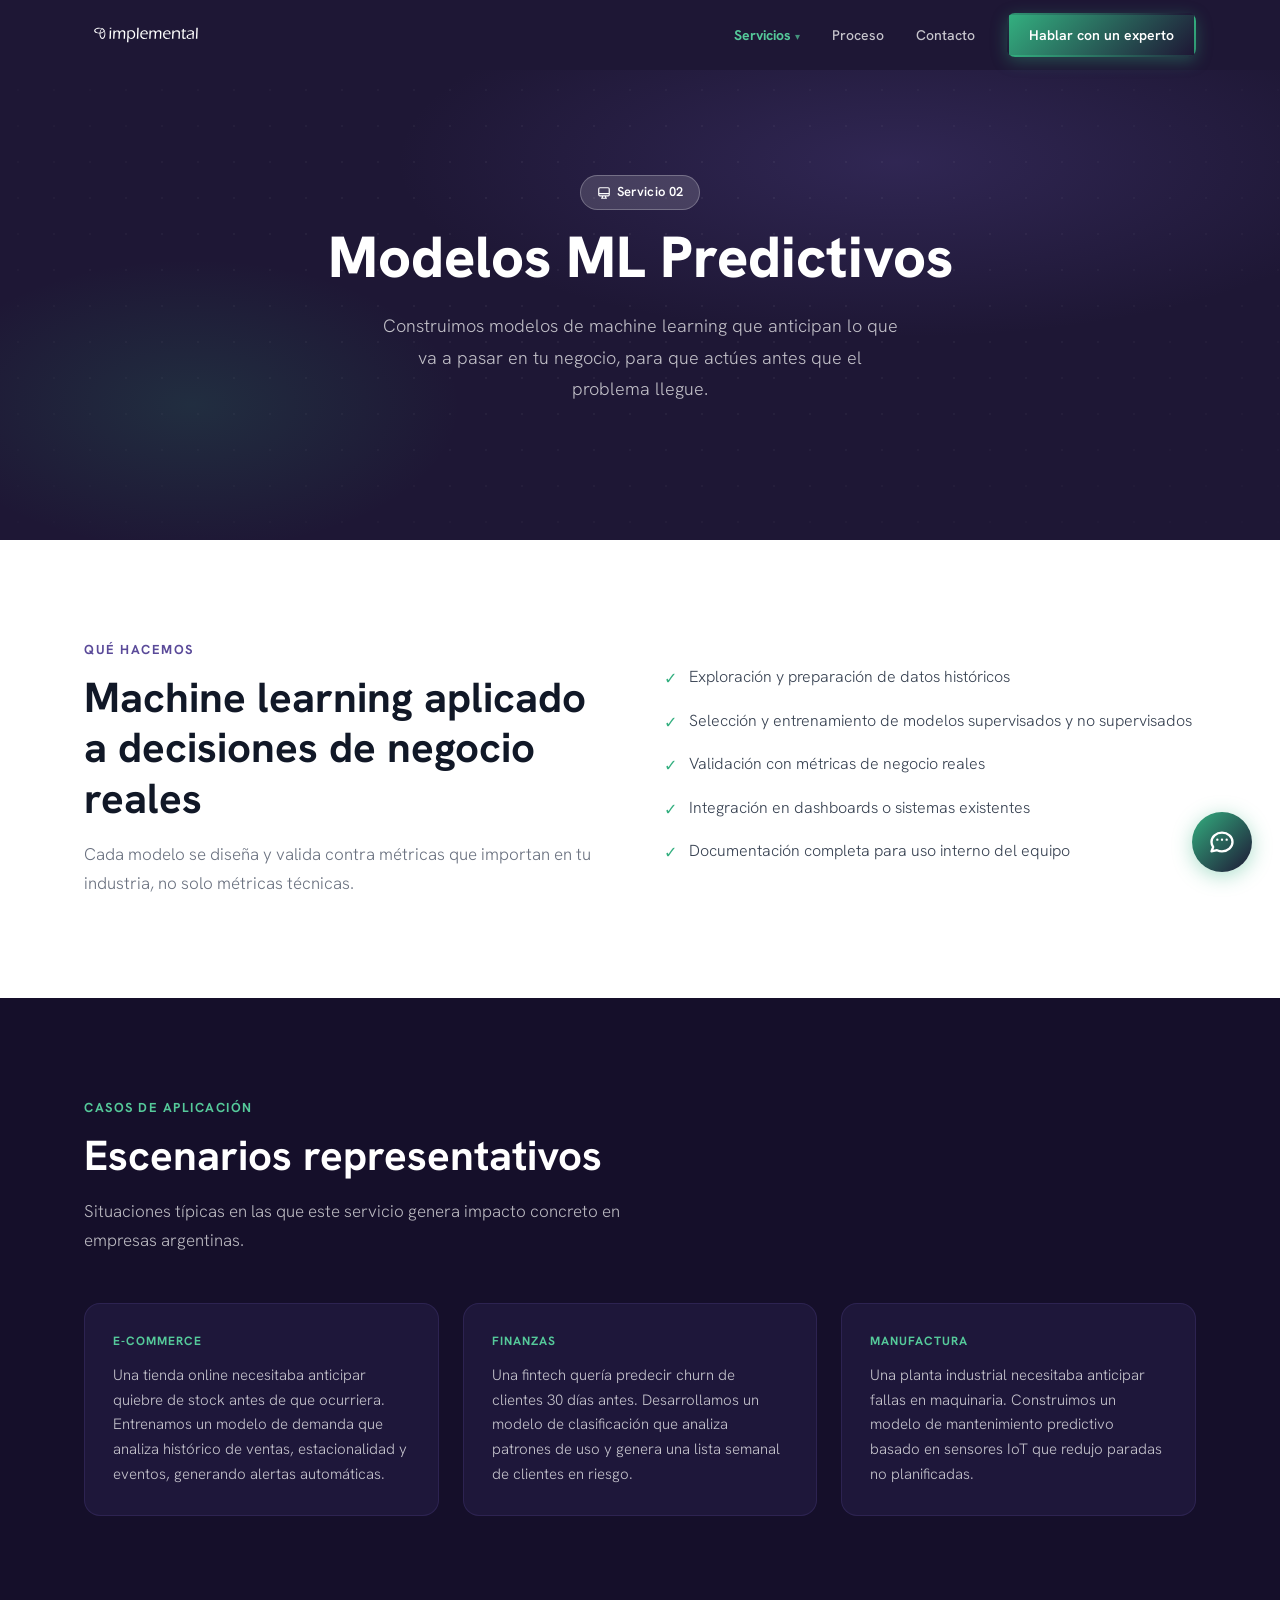
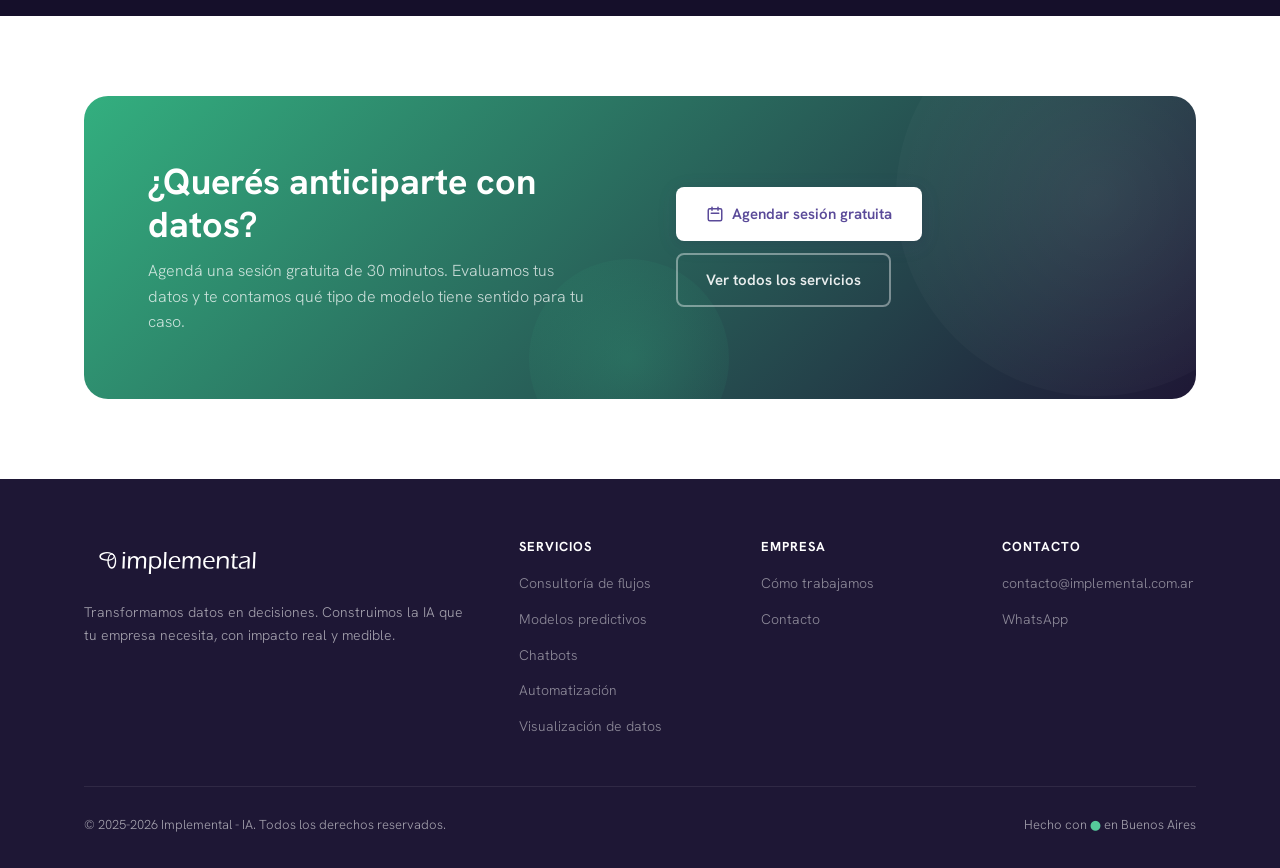
<file: servicios/modelos-predictivos.html>
<!DOCTYPE html>
<html lang="es">
<head>
  <meta charset="UTF-8" />
  <meta name="viewport" content="width=device-width, initial-scale=1.0" />
  <title>Modelos ML Predictivos | Implemental - IA</title>

  <!-- SEO -->
  <meta name="description" content="Construimos modelos de machine learning que anticipan lo que va a pasar en tu negocio. Selección, entrenamiento y validación con métricas de negocio reales." />
  <meta name="robots" content="index, follow" />
  <link rel="canonical" href="https://implemental.com.ar/servicios/modelos-predictivos" />

  <!-- Open Graph -->
  <meta property="og:type" content="website" />
  <meta property="og:url" content="https://implemental.com.ar/servicios/modelos-predictivos" />
  <meta property="og:title" content="Modelos ML Predictivos — Implemental IA" />
  <meta property="og:description" content="Modelos de machine learning que anticipan lo que va a pasar en tu negocio, para que actúes antes que el problema llegue." />
  <meta property="og:locale" content="es_AR" />
  <meta property="og:site_name" content="Implemental IA" />

  <!-- Twitter Card -->
  <meta name="twitter:card" content="summary_large_image" />
  <meta name="twitter:title" content="Modelos ML Predictivos — Implemental IA" />
  <meta name="twitter:description" content="Machine learning aplicado a demanda, churn, fallas de maquinaria y más. Para empresas en Argentina." />

  <!-- GA4 -->
  <script async src="https://www.googletagmanager.com/gtag/js?id=G-WNLGPR5VN7"></script>
  <script>
    window.dataLayer = window.dataLayer || [];
    function gtag(){dataLayer.push(arguments);}
    gtag('js', new Date());
    gtag('config', 'G-WNLGPR5VN7');
  </script>

  <link rel="preconnect" href="https://fonts.googleapis.com" />
  <link rel="preconnect" href="https://fonts.gstatic.com" crossorigin />
  <link href="https://fonts.googleapis.com/css2?family=Hanken+Grotesk:wght@300;400;500;600;700;800&display=swap" rel="stylesheet" />
  <link rel="stylesheet" href="../styles.css" />

  <style>
    .what-we-do { padding: 100px 0; background: var(--white); }
    .what-we-do-grid { display: grid; grid-template-columns: 1fr 1fr; gap: 48px; align-items: start; }
    .feature-list { list-style: none; display: flex; flex-direction: column; gap: 16px; margin-top: 24px; }
    .feature-list li { display: flex; gap: 12px; align-items: flex-start; font-size: 16px; color: var(--gray-700); }
    .feature-list li::before { content: '✓'; color: var(--green); font-weight: 700; flex-shrink: 0; margin-top: 2px; }
    .cases-section { padding: 100px 0; background: #150F2A; }
    .cases-grid { display: grid; grid-template-columns: repeat(3, 1fr); gap: 24px; margin-top: 48px; }
    .case-card { background: rgba(90,74,153,0.15); border: 1px solid rgba(90,74,153,0.25); border-radius: 16px; padding: 28px; }
    .case-industry { font-size: 12px; font-weight: 700; text-transform: uppercase; letter-spacing: 1px; color: var(--green-light); margin-bottom: 12px; }
    .case-desc { font-size: 15px; color: rgba(255,255,255,0.75); line-height: 1.65; }
    @media (max-width: 900px) { .what-we-do-grid { grid-template-columns: 1fr; } .cases-grid { grid-template-columns: 1fr; } }
    @media (max-width: 600px) { .cases-grid { grid-template-columns: 1fr; } }
  </style>
</head>
<body>

<!-- ══ NAV ══ -->
<nav id="navbar">
  <div class="container">
    <div class="nav-inner">
      <a href="../index.html" class="logo">
        <img src="../logo_implemental_oficial.svg" alt="Implemental - IA" style="height:32px;width:auto;filter:brightness(0) invert(1);" />
      </a>
      <ul class="nav-links">
        <li class="nav-item has-dropdown">
          <a href="../servicios.html" class="active">Servicios</a>
          <div class="nav-dropdown">
            <a href="consultoria-flujos.html"><span class="dd-num">01</span>Consultoría y rediseño de flujos</a>
            <a href="modelos-predictivos.html"><span class="dd-num">02</span>Modelos ML predictivos</a>
            <a href="chatbots.html"><span class="dd-num">03</span>Desarrollo de chatbots</a>
            <a href="automatizacion.html"><span class="dd-num">04</span>Automatización de procesos</a>
            <a href="mantenimiento.html"><span class="dd-num">05</span>Mantenimiento y mejora continua</a>
            <a href="visualizacion-datos.html"><span class="dd-num">06</span>Visualización de datos</a>
            <a href="marketing.html"><span class="dd-num">07</span>Marketing</a>
            <a href="ecommerce-growth.html"><span class="dd-num">08</span>E-commerce Growth</a>
            <a href="agentes.html"><span class="dd-num">09</span>Configuración y entrenamiento de Agentes</a>
          </div>
        </li>
        <li><a href="../proceso.html">Proceso</a></li>
        <li><a href="../contacto.html">Contacto</a></li>
      </ul>
      <div class="nav-cta">
        <a href="../contacto.html" class="btn btn-primary btn-sm">Hablar con un experto</a>
      </div>
      <div class="hamburger" id="hamburger" onclick="toggleMenu()">
        <span></span><span></span><span></span>
      </div>
    </div>
  </div>
</nav>

<!-- Mobile menu -->
<div class="mobile-menu" id="mobileMenu" onclick="closeMenu(event)">
  <div class="mobile-menu-panel">
    <a href="../servicios.html" class="active" onclick="closeMenuDirect()">Servicios</a>
    <a href="consultoria-flujos.html" onclick="closeMenuDirect()" style="font-size:14px;padding-left:16px;opacity:.8;">01 · Consultoría y rediseño de flujos</a>
    <a href="modelos-predictivos.html" onclick="closeMenuDirect()" style="font-size:14px;padding-left:16px;opacity:.8;">02 · Modelos ML predictivos</a>
    <a href="chatbots.html" onclick="closeMenuDirect()" style="font-size:14px;padding-left:16px;opacity:.8;">03 · Desarrollo de chatbots</a>
    <a href="automatizacion.html" onclick="closeMenuDirect()" style="font-size:14px;padding-left:16px;opacity:.8;">04 · Automatización de procesos</a>
    <a href="mantenimiento.html" onclick="closeMenuDirect()" style="font-size:14px;padding-left:16px;opacity:.8;">05 · Mantenimiento y mejora continua</a>
    <a href="visualizacion-datos.html" onclick="closeMenuDirect()" style="font-size:14px;padding-left:16px;opacity:.8;">06 · Visualización de datos</a>
    <a href="marketing.html" onclick="closeMenuDirect()" style="font-size:14px;padding-left:16px;opacity:.8;">07 · Marketing</a>
    <a href="ecommerce-growth.html" onclick="closeMenuDirect()" style="font-size:14px;padding-left:16px;opacity:.8;">08 · E-commerce Growth</a>
    <a href="agentes.html" onclick="closeMenuDirect()" style="font-size:14px;padding-left:16px;opacity:.8;">09 · Configuración y entrenamiento de Agentes</a>
    <a href="../proceso.html" onclick="closeMenuDirect()">Proceso</a>
    <a href="../contacto.html" onclick="closeMenuDirect()">Contacto</a>
    <a href="../contacto.html" class="btn btn-primary" onclick="closeMenuDirect()" style="justify-content:center;margin-top:16px;">Hablar con un experto</a>
  </div>
</div>

<!-- ══ PAGE HERO ══ -->
<section class="page-hero">
  <div class="page-hero-bg"></div>
  <div class="container">
    <div class="page-hero-content">
      <span class="badge">
        <svg fill="none" stroke="currentColor" stroke-width="2" viewBox="0 0 24 24" aria-hidden="true"><path stroke-linecap="round" stroke-linejoin="round" d="M9.75 17L9 20l-1 1h8l-1-1-.75-3M3 13h18M5 17h14a2 2 0 002-2V5a2 2 0 00-2-2H5a2 2 0 00-2 2v10a2 2 0 002 2z"/></svg>
        Servicio 02
      </span>
      <h1>Modelos ML Predictivos</h1>
      <p>Construimos modelos de machine learning que anticipan lo que va a pasar en tu negocio, para que actúes antes que el problema llegue.</p>
    </div>
  </div>
</section>

<!-- ══ QUÉ HACEMOS ══ -->
<section class="what-we-do">
  <div class="container">
    <div class="what-we-do-grid">
      <div class="reveal">
        <span class="section-label">Qué hacemos</span>
        <h2 class="section-title">Machine learning aplicado a decisiones de negocio reales</h2>
        <p class="section-sub">Cada modelo se diseña y valida contra métricas que importan en tu industria, no solo métricas técnicas.</p>
      </div>
      <div class="reveal">
        <ul class="feature-list">
          <li>Exploración y preparación de datos históricos</li>
          <li>Selección y entrenamiento de modelos supervisados y no supervisados</li>
          <li>Validación con métricas de negocio reales</li>
          <li>Integración en dashboards o sistemas existentes</li>
          <li>Documentación completa para uso interno del equipo</li>
        </ul>
      </div>
    </div>
  </div>
</section>

<!-- ══ CASOS DE APLICACIÓN ══ -->
<section class="cases-section">
  <div class="container">
    <div class="reveal">
      <span class="section-label-light">Casos de aplicación</span>
      <h2 class="section-title-white">Escenarios representativos</h2>
      <p class="section-sub-white">Situaciones típicas en las que este servicio genera impacto concreto en empresas argentinas.</p>
    </div>
    <div class="cases-grid">
      <div class="case-card reveal">
        <div class="case-industry">E-commerce</div>
        <p class="case-desc">Una tienda online necesitaba anticipar quiebre de stock antes de que ocurriera. Entrenamos un modelo de demanda que analiza histórico de ventas, estacionalidad y eventos, generando alertas automáticas.</p>
      </div>
      <div class="case-card reveal">
        <div class="case-industry">Finanzas</div>
        <p class="case-desc">Una fintech quería predecir churn de clientes 30 días antes. Desarrollamos un modelo de clasificación que analiza patrones de uso y genera una lista semanal de clientes en riesgo.</p>
      </div>
      <div class="case-card reveal">
        <div class="case-industry">Manufactura</div>
        <p class="case-desc">Una planta industrial necesitaba anticipar fallas en maquinaria. Construimos un modelo de mantenimiento predictivo basado en sensores IoT que redujo paradas no planificadas.</p>
      </div>
    </div>
  </div>
</section>

<!-- ══ CTA BANNER ══ -->
<section class="cta-banner">
  <div class="container">
    <div class="cta-inner reveal">
      <div class="cta-text">
        <h2 class="cta-title">¿Querés anticiparte con datos?</h2>
        <p class="cta-desc">Agendá una sesión gratuita de 30 minutos. Evaluamos tus datos y te contamos qué tipo de modelo tiene sentido para tu caso.</p>
      </div>
      <div class="cta-actions">
        <a href="../contacto.html" class="btn btn-white">
          <svg width="18" height="18" fill="none" stroke="currentColor" stroke-width="2" viewBox="0 0 24 24" aria-hidden="true"><path stroke-linecap="round" stroke-linejoin="round" d="M8 7V3m8 4V3m-9 8h10M5 21h14a2 2 0 002-2V7a2 2 0 00-2-2H5a2 2 0 00-2 2v12a2 2 0 002 2z"/></svg>
          Agendar sesión gratuita
        </a>
        <a href="../servicios.html" class="btn btn-ghost">Ver todos los servicios</a>
      </div>
    </div>
  </div>
</section>

<!-- ══ FOOTER ══ -->
<footer>
  <div class="container">
    <div class="footer-inner">
      <div class="footer-brand">
        <a href="../index.html" class="logo">
          <img src="../logo_implemental_oficial.svg" alt="Implemental - IA" style="height:48px;width:auto;filter:brightness(0) invert(1);" />
        </a>
        <p>Transformamos datos en decisiones. Construimos la IA que tu empresa necesita, con impacto real y medible.</p>
      </div>
      <div class="footer-col">
        <h4>Servicios</h4>
        <ul>
          <li><a href="consultoria-flujos.html">Consultoría de flujos</a></li>
          <li><a href="modelos-predictivos.html">Modelos predictivos</a></li>
          <li><a href="chatbots.html">Chatbots</a></li>
          <li><a href="automatizacion.html">Automatización</a></li>
          <li><a href="visualizacion-datos.html">Visualización de datos</a></li>
        </ul>
      </div>
      <div class="footer-col">
        <h4>Empresa</h4>
        <ul>
          <li><a href="../proceso.html">Cómo trabajamos</a></li>
          <li><a href="../contacto.html">Contacto</a></li>
        </ul>
      </div>
      <div class="footer-col">
        <h4>Contacto</h4>
        <ul>
          <li><a href="mailto:contacto@implemental.com.ar">contacto@implemental.com.ar</a></li>
          <li><a href="https://wa.me/5491166465651" target="_blank" rel="noopener noreferrer">WhatsApp</a></li>
        </ul>
      </div>
    </div>
    <div class="footer-bottom">
      <p>&copy; 2025-2026 Implemental - IA. Todos los derechos reservados.</p>
      <p>Hecho con <span class="green-dot">&#9679;</span> en Buenos Aires</p>
    </div>
  </div>
</footer>

<!-- ══ CHATBOT ══ -->
<button id="chat-btn" aria-label="Abrir chat">
  <svg fill="none" stroke="currentColor" stroke-width="2" viewBox="0 0 24 24" aria-hidden="true">
    <path stroke-linecap="round" stroke-linejoin="round" d="M8 10h.01M12 10h.01M16 10h.01M21 12c0 4.418-4.03 8-9 8a9.863 9.863 0 01-4.255-.949L3 20l1.395-3.72C3.512 15.042 3 13.574 3 12c0-4.418 4.03-8 9-8s9 3.582 9 8z"/>
  </svg>
</button>

<div id="chat-window">
  <div id="chat-header">
    <div class="chat-avatar">
      <svg fill="none" stroke="currentColor" stroke-width="2" viewBox="0 0 24 24" aria-hidden="true">
        <path stroke-linecap="round" stroke-linejoin="round" d="M9.663 17h4.673M12 3v1m6.364 1.636l-.707.707M21 12h-1M4 12H3m3.343-5.657l-.707-.707m2.828 9.9a5 5 0 117.072 0l-.548.547A3.374 3.374 0 0014 18.469V19a2 2 0 11-4 0v-.531c0-.895-.356-1.754-.988-2.386l-.548-.547z"/>
      </svg>
    </div>
    <div class="chat-info">
      <div class="chat-name">Asistente Implemental-IA</div>
      <div class="chat-status">● En línea</div>
    </div>
    <button id="chat-close" aria-label="Cerrar chat">
      <svg width="20" height="20" fill="none" stroke="currentColor" stroke-width="2" viewBox="0 0 24 24" aria-hidden="true">
        <path stroke-linecap="round" stroke-linejoin="round" d="M6 18L18 6M6 6l12 12"/>
      </svg>
    </button>
  </div>
  <div id="chat-messages">
    <div class="chat-msg bot">¡Hola! Soy el asistente de Implemental-IA 👋 Esta charla es una pequeña muestra de lo que la IA puede hacer por tu empresa. Para mostrarte oportunidades concretas, contame: ¿en qué industria operás, con qué tipo de datos contás y qué querés optimizar?</div>
  </div>
  <div id="chat-input-row">
    <textarea id="chat-input" placeholder="Escribí tu consulta..." autocomplete="off" rows="1"></textarea>
    <button id="chat-send" aria-label="Enviar">
      <svg fill="none" stroke="currentColor" stroke-width="2" viewBox="0 0 24 24" aria-hidden="true">
        <path stroke-linecap="round" stroke-linejoin="round" d="M12 19l9 2-9-18-9 18 9-2zm0 0v-8"/>
      </svg>
    </button>
  </div>
</div>

<!-- ══ JS ══ -->
<script>
  const navbar = document.getElementById('navbar');
  window.addEventListener('scroll', () => { navbar.classList.toggle('scrolled', window.scrollY > 20); });

  const revealEls = document.querySelectorAll('.reveal');
  const observer = new IntersectionObserver((entries) => {
    entries.forEach((entry, i) => {
      if (entry.isIntersecting) { setTimeout(() => entry.target.classList.add('visible'), i * 60); observer.unobserve(entry.target); }
    });
  }, { threshold: 0.1, rootMargin: '0px 0px -40px 0px' });
  revealEls.forEach(el => observer.observe(el));

  function toggleMenu() { document.getElementById('mobileMenu').classList.toggle('open'); }
  function closeMenu(e) { if (e.target === document.getElementById('mobileMenu')) document.getElementById('mobileMenu').classList.remove('open'); }
  function closeMenuDirect() { document.getElementById('mobileMenu').classList.remove('open'); }
  function gaEvent(name, params) { if (typeof gtag !== 'undefined') gtag('event', name, params || {}); }

  document.querySelectorAll('a[href*="wa.me"]').forEach(el => { el.addEventListener('click', () => gaEvent('whatsapp_click', { location: el.closest('section')?.id || 'page' })); });
  document.querySelectorAll('a[href^="mailto"]').forEach(el => { el.addEventListener('click', () => gaEvent('email_click')); });

  const chatBtn = document.getElementById('chat-btn');
  const chatWindow = document.getElementById('chat-window');
  const chatClose = document.getElementById('chat-close');
  const chatInput = document.getElementById('chat-input');
  const chatSend = document.getElementById('chat-send');
  const chatMessages = document.getElementById('chat-messages');
  let chatHistory = [], chatMessageCount = 0, chatOpened = false;

  if (!localStorage.getItem('chatAutoOpened')) {
    localStorage.setItem('chatAutoOpened', '1');
    setTimeout(() => {
      if (!localStorage.getItem('chatClosed')) {
        chatWindow.classList.add('open');
        if (!chatOpened) { chatOpened = true; gaEvent('chatbot_auto_open'); }
      }
    }, 1200);
  }
  chatBtn.addEventListener('click', () => { const isOpening = !chatWindow.classList.contains('open'); chatWindow.classList.toggle('open'); if (isOpening && !chatOpened) { chatOpened = true; gaEvent('chatbot_open', { method: 'button' }); } });
  chatClose.addEventListener('click', () => { chatWindow.classList.remove('open'); localStorage.setItem('chatClosed', '1'); gaEvent('chatbot_close', { messages_sent: chatMessageCount }); });
  chatInput.addEventListener('input', () => { chatInput.style.height = 'auto'; chatInput.style.height = Math.min(chatInput.scrollHeight, 120) + 'px'; });
  chatInput.addEventListener('keydown', (e) => { if (e.key === 'Enter' && !e.shiftKey) { e.preventDefault(); sendMessage(); } });
  chatSend.addEventListener('click', sendMessage);

  function addMsg(text, role) { const div = document.createElement('div'); div.className = 'chat-msg ' + role; div.textContent = text; chatMessages.appendChild(div); chatMessages.scrollTop = chatMessages.scrollHeight; return div; }
  function showTyping() { const div = document.createElement('div'); div.className = 'chat-msg bot chat-typing'; div.innerHTML = '<span></span><span></span><span></span>'; chatMessages.appendChild(div); chatMessages.scrollTop = chatMessages.scrollHeight; return div; }

  async function sendMessage() {
    const text = chatInput.value.trim(); if (!text) return;
    chatInput.value = ''; chatInput.style.height = 'auto'; chatInput.disabled = true; chatSend.disabled = true;
    addMsg(text, 'user'); chatHistory.push({ role: 'user', content: text }); chatMessageCount++;
    gaEvent('chatbot_message_sent', { message_number: chatMessageCount });
    const typing = showTyping();
    try {
      const res = await fetch('/.netlify/functions/chat', { method: 'POST', headers: { 'Content-Type': 'application/json' }, body: JSON.stringify({ messages: chatHistory }) });
      const data = await res.json(); typing.remove();
      const reply = data.message || 'Hubo un error, intenta de nuevo.'; addMsg(reply, 'bot'); chatHistory.push({ role: 'assistant', content: reply });
      if (chatMessageCount >= 4) gaEvent('chatbot_handoff', { messages_sent: chatMessageCount });
    } catch { typing.remove(); addMsg('Error de conexión. Intenta de nuevo.', 'bot'); }
    chatInput.disabled = false; chatSend.disabled = false; chatInput.focus();
  }
</script>

</body>
</html>
</file>
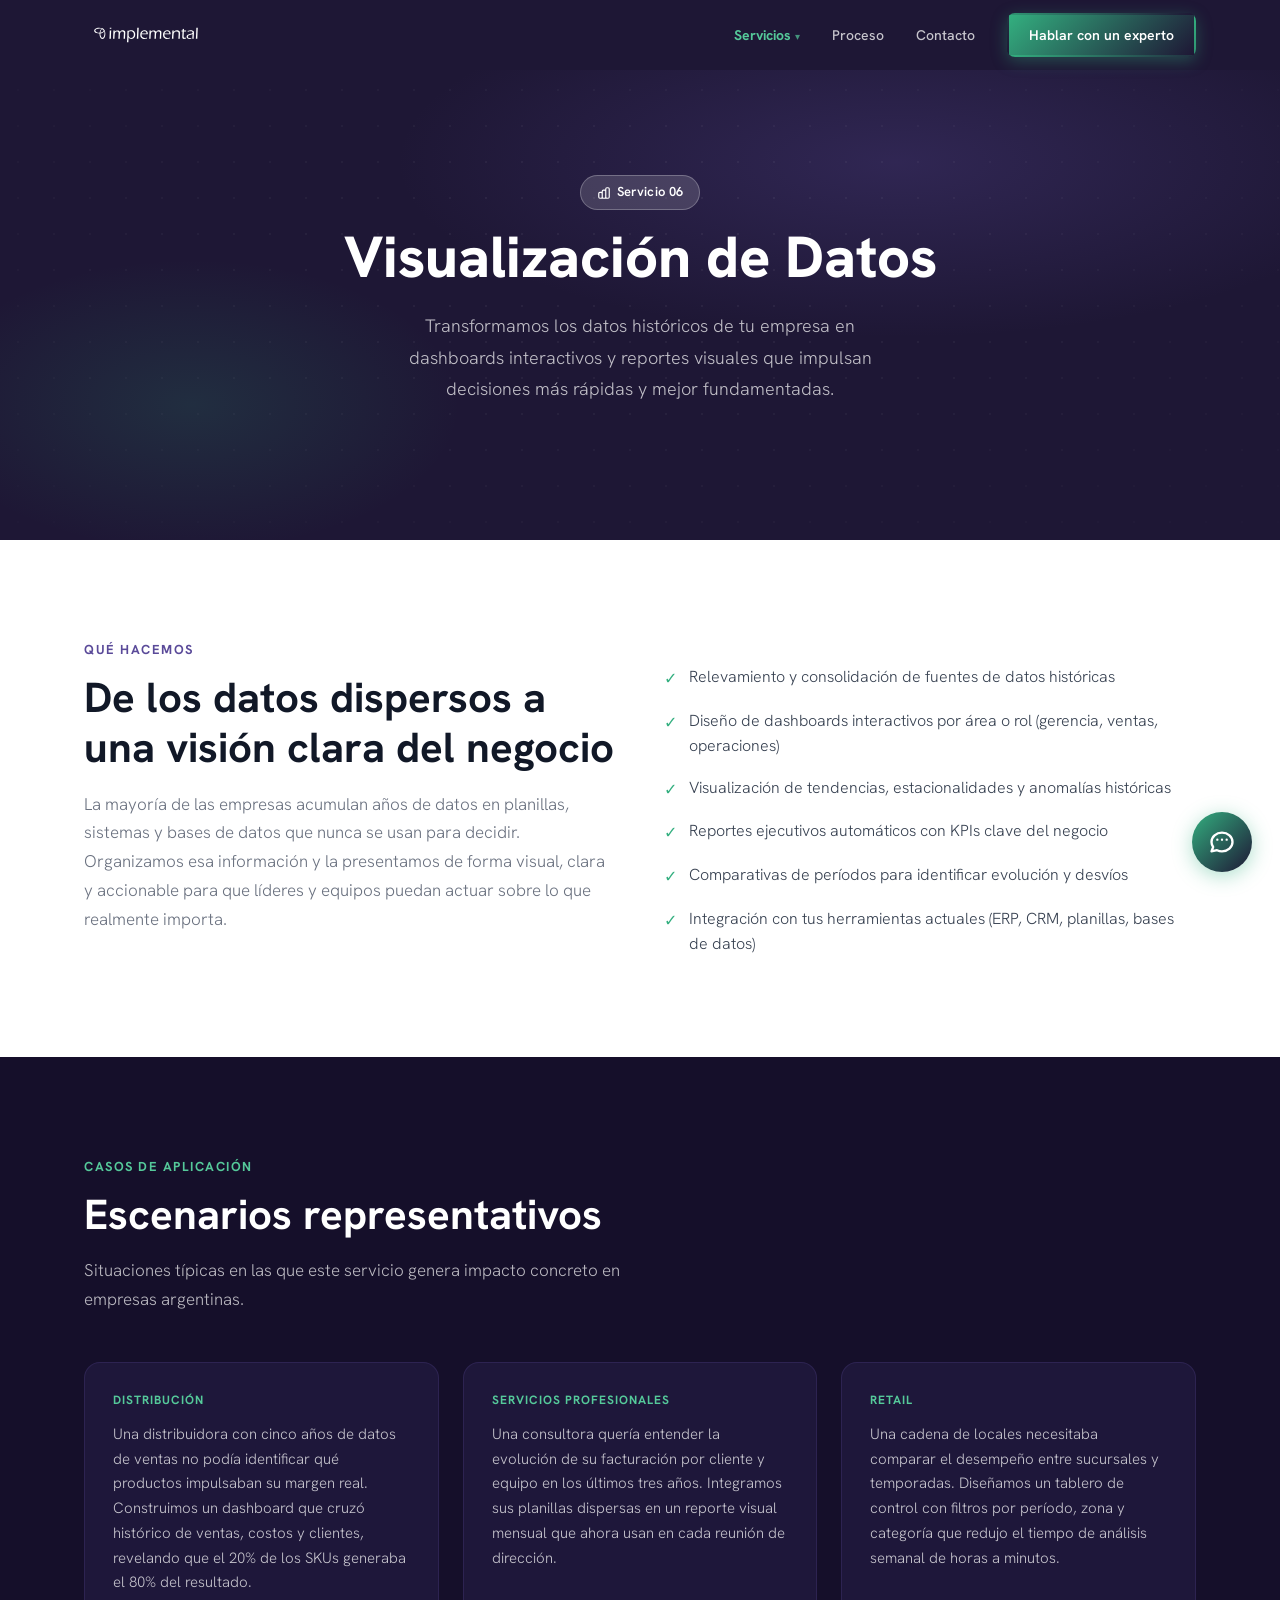
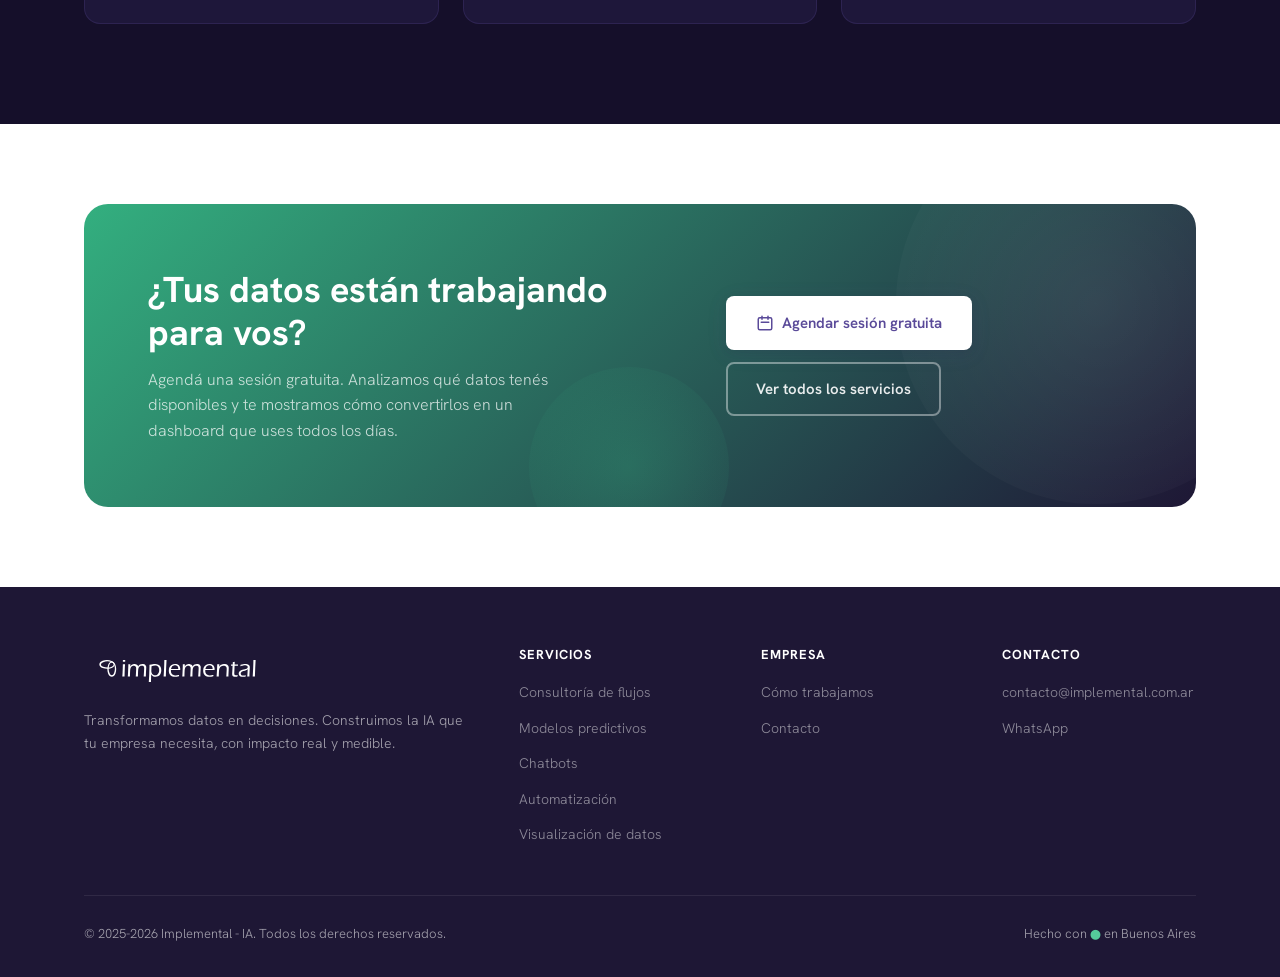
<file: servicios/visualizacion-datos.html>
<!DOCTYPE html>
<html lang="es">
<head>
  <meta charset="UTF-8" />
  <meta name="viewport" content="width=device-width, initial-scale=1.0" />
  <title>Visualización de Datos | Implemental - IA</title>

  <!-- SEO -->
  <meta name="description" content="Transformamos los datos históricos de tu empresa en dashboards interactivos y reportes visuales que facilitan la toma de decisiones estratégicas y operativas." />
  <meta name="robots" content="index, follow" />
  <link rel="canonical" href="https://implemental.com.ar/servicios/visualizacion-datos" />

  <!-- Open Graph -->
  <meta property="og:type" content="website" />
  <meta property="og:url" content="https://implemental.com.ar/servicios/visualizacion-datos" />
  <meta property="og:title" content="Visualización de Datos — Implemental IA" />
  <meta property="og:description" content="Dashboards interactivos y reportes visuales que convierten los datos históricos de tu empresa en decisiones más rápidas y mejor fundamentadas." />
  <meta property="og:locale" content="es_AR" />
  <meta property="og:site_name" content="Implemental IA" />

  <!-- Twitter Card -->
  <meta name="twitter:card" content="summary_large_image" />
  <meta name="twitter:title" content="Visualización de Datos — Implemental IA" />
  <meta name="twitter:description" content="Convertimos los datos históricos de tu empresa en visualizaciones claras para tomar mejores decisiones, más rápido." />

  <!-- GA4 -->
  <script async src="https://www.googletagmanager.com/gtag/js?id=G-WNLGPR5VN7"></script>
  <script>
    window.dataLayer = window.dataLayer || [];
    function gtag(){dataLayer.push(arguments);}
    gtag('js', new Date());
    gtag('config', 'G-WNLGPR5VN7');
  </script>

  <link rel="preconnect" href="https://fonts.googleapis.com" />
  <link rel="preconnect" href="https://fonts.gstatic.com" crossorigin />
  <link href="https://fonts.googleapis.com/css2?family=Hanken+Grotesk:wght@300;400;500;600;700;800&display=swap" rel="stylesheet" />
  <link rel="stylesheet" href="../styles.css" />

  <style>
    .what-we-do { padding: 100px 0; background: var(--white); }
    .what-we-do-grid { display: grid; grid-template-columns: 1fr 1fr; gap: 48px; align-items: start; }
    .feature-list { list-style: none; display: flex; flex-direction: column; gap: 16px; margin-top: 24px; }
    .feature-list li { display: flex; gap: 12px; align-items: flex-start; font-size: 16px; color: var(--gray-700); }
    .feature-list li::before { content: '✓'; color: var(--green); font-weight: 700; flex-shrink: 0; margin-top: 2px; }
    .cases-section { padding: 100px 0; background: #150F2A; }
    .cases-grid { display: grid; grid-template-columns: repeat(3, 1fr); gap: 24px; margin-top: 48px; }
    .case-card { background: rgba(90,74,153,0.15); border: 1px solid rgba(90,74,153,0.25); border-radius: 16px; padding: 28px; }
    .case-industry { font-size: 12px; font-weight: 700; text-transform: uppercase; letter-spacing: 1px; color: var(--green-light); margin-bottom: 12px; }
    .case-desc { font-size: 15px; color: rgba(255,255,255,0.75); line-height: 1.65; }
    @media (max-width: 900px) { .what-we-do-grid { grid-template-columns: 1fr; } .cases-grid { grid-template-columns: 1fr; } }
    @media (max-width: 600px) { .cases-grid { grid-template-columns: 1fr; } }
  </style>
</head>
<body>

<!-- ══ NAV ══ -->
<nav id="navbar">
  <div class="container">
    <div class="nav-inner">
      <a href="../index.html" class="logo">
        <img src="../logo_implemental_oficial.svg" alt="Implemental - IA" style="height:32px;width:auto;filter:brightness(0) invert(1);" />
      </a>
      <ul class="nav-links">
        <li class="nav-item has-dropdown">
          <a href="../servicios.html" class="active">Servicios</a>
          <div class="nav-dropdown">
            <a href="consultoria-flujos.html"><span class="dd-num">01</span>Consultoría y rediseño de flujos</a>
            <a href="modelos-predictivos.html"><span class="dd-num">02</span>Modelos ML predictivos</a>
            <a href="chatbots.html"><span class="dd-num">03</span>Desarrollo de chatbots</a>
            <a href="automatizacion.html"><span class="dd-num">04</span>Automatización de procesos</a>
            <a href="mantenimiento.html"><span class="dd-num">05</span>Mantenimiento y mejora continua</a>
            <a href="visualizacion-datos.html"><span class="dd-num">06</span>Visualización de datos</a>
            <a href="marketing.html"><span class="dd-num">07</span>Marketing</a>
            <a href="ecommerce-growth.html"><span class="dd-num">08</span>E-commerce Growth</a>
            <a href="agentes.html"><span class="dd-num">09</span>Configuración y entrenamiento de Agentes</a>
          </div>
        </li>
        <li><a href="../proceso.html">Proceso</a></li>
        <li><a href="../contacto.html">Contacto</a></li>
      </ul>
      <div class="nav-cta">
        <a href="../contacto.html" class="btn btn-primary btn-sm">Hablar con un experto</a>
      </div>
      <div class="hamburger" id="hamburger" onclick="toggleMenu()">
        <span></span><span></span><span></span>
      </div>
    </div>
  </div>
</nav>

<!-- Mobile menu -->
<div class="mobile-menu" id="mobileMenu" onclick="closeMenu(event)">
  <div class="mobile-menu-panel">
    <a href="../servicios.html" class="active" onclick="closeMenuDirect()">Servicios</a>
    <a href="consultoria-flujos.html" onclick="closeMenuDirect()" style="font-size:14px;padding-left:16px;opacity:.8;">01 · Consultoría y rediseño de flujos</a>
    <a href="modelos-predictivos.html" onclick="closeMenuDirect()" style="font-size:14px;padding-left:16px;opacity:.8;">02 · Modelos ML predictivos</a>
    <a href="chatbots.html" onclick="closeMenuDirect()" style="font-size:14px;padding-left:16px;opacity:.8;">03 · Desarrollo de chatbots</a>
    <a href="automatizacion.html" onclick="closeMenuDirect()" style="font-size:14px;padding-left:16px;opacity:.8;">04 · Automatización de procesos</a>
    <a href="mantenimiento.html" onclick="closeMenuDirect()" style="font-size:14px;padding-left:16px;opacity:.8;">05 · Mantenimiento y mejora continua</a>
    <a href="visualizacion-datos.html" onclick="closeMenuDirect()" style="font-size:14px;padding-left:16px;opacity:.8;">06 · Visualización de datos</a>
    <a href="marketing.html" onclick="closeMenuDirect()" style="font-size:14px;padding-left:16px;opacity:.8;">07 · Marketing</a>
    <a href="ecommerce-growth.html" onclick="closeMenuDirect()" style="font-size:14px;padding-left:16px;opacity:.8;">08 · E-commerce Growth</a>
    <a href="agentes.html" onclick="closeMenuDirect()" style="font-size:14px;padding-left:16px;opacity:.8;">09 · Configuración y entrenamiento de Agentes</a>
    <a href="../proceso.html" onclick="closeMenuDirect()">Proceso</a>
    <a href="../contacto.html" onclick="closeMenuDirect()">Contacto</a>
    <a href="../contacto.html" class="btn btn-primary" onclick="closeMenuDirect()" style="justify-content:center;margin-top:16px;">Hablar con un experto</a>
  </div>
</div>

<!-- ══ PAGE HERO ══ -->
<section class="page-hero">
  <div class="page-hero-bg"></div>
  <div class="container">
    <div class="page-hero-content">
      <span class="badge">
        <svg fill="none" stroke="currentColor" stroke-width="2" viewBox="0 0 24 24" aria-hidden="true"><path stroke-linecap="round" stroke-linejoin="round" d="M9 19v-6a2 2 0 00-2-2H5a2 2 0 00-2 2v6a2 2 0 002 2h2a2 2 0 002-2zm0 0V9a2 2 0 012-2h2a2 2 0 012 2v10m-6 0a2 2 0 002 2h2a2 2 0 002-2m0 0V5a2 2 0 012-2h2a2 2 0 012 2v14a2 2 0 01-2 2h-2a2 2 0 01-2-2z"/></svg>
        Servicio 06
      </span>
      <h1>Visualización de Datos</h1>
      <p>Transformamos los datos históricos de tu empresa en dashboards interactivos y reportes visuales que impulsan decisiones más rápidas y mejor fundamentadas.</p>
    </div>
  </div>
</section>

<!-- ══ QUÉ HACEMOS ══ -->
<section class="what-we-do">
  <div class="container">
    <div class="what-we-do-grid">
      <div class="reveal">
        <span class="section-label">Qué hacemos</span>
        <h2 class="section-title">De los datos dispersos a una visión clara del negocio</h2>
        <p class="section-sub">La mayoría de las empresas acumulan años de datos en planillas, sistemas y bases de datos que nunca se usan para decidir. Organizamos esa información y la presentamos de forma visual, clara y accionable para que líderes y equipos puedan actuar sobre lo que realmente importa.</p>
      </div>
      <div class="reveal">
        <ul class="feature-list">
          <li>Relevamiento y consolidación de fuentes de datos históricas</li>
          <li>Diseño de dashboards interactivos por área o rol (gerencia, ventas, operaciones)</li>
          <li>Visualización de tendencias, estacionalidades y anomalías históricas</li>
          <li>Reportes ejecutivos automáticos con KPIs clave del negocio</li>
          <li>Comparativas de períodos para identificar evolución y desvíos</li>
          <li>Integración con tus herramientas actuales (ERP, CRM, planillas, bases de datos)</li>
        </ul>
      </div>
    </div>
  </div>
</section>

<!-- ══ CASOS DE APLICACIÓN ══ -->
<section class="cases-section">
  <div class="container">
    <div class="reveal">
      <span class="section-label-light">Casos de aplicación</span>
      <h2 class="section-title-white">Escenarios representativos</h2>
      <p class="section-sub-white">Situaciones típicas en las que este servicio genera impacto concreto en empresas argentinas.</p>
    </div>
    <div class="cases-grid">
      <div class="case-card reveal">
        <div class="case-industry">Distribución</div>
        <p class="case-desc">Una distribuidora con cinco años de datos de ventas no podía identificar qué productos impulsaban su margen real. Construimos un dashboard que cruzó histórico de ventas, costos y clientes, revelando que el 20% de los SKUs generaba el 80% del resultado.</p>
      </div>
      <div class="case-card reveal">
        <div class="case-industry">Servicios profesionales</div>
        <p class="case-desc">Una consultora quería entender la evolución de su facturación por cliente y equipo en los últimos tres años. Integramos sus planillas dispersas en un reporte visual mensual que ahora usan en cada reunión de dirección.</p>
      </div>
      <div class="case-card reveal">
        <div class="case-industry">Retail</div>
        <p class="case-desc">Una cadena de locales necesitaba comparar el desempeño entre sucursales y temporadas. Diseñamos un tablero de control con filtros por período, zona y categoría que redujo el tiempo de análisis semanal de horas a minutos.</p>
      </div>
    </div>
  </div>
</section>

<!-- ══ CTA BANNER ══ -->
<section class="cta-banner">
  <div class="container">
    <div class="cta-inner reveal">
      <div class="cta-text">
        <h2 class="cta-title">¿Tus datos están trabajando para vos?</h2>
        <p class="cta-desc">Agendá una sesión gratuita. Analizamos qué datos tenés disponibles y te mostramos cómo convertirlos en un dashboard que uses todos los días.</p>
      </div>
      <div class="cta-actions">
        <a href="../contacto.html" class="btn btn-white">
          <svg width="18" height="18" fill="none" stroke="currentColor" stroke-width="2" viewBox="0 0 24 24" aria-hidden="true"><path stroke-linecap="round" stroke-linejoin="round" d="M8 7V3m8 4V3m-9 8h10M5 21h14a2 2 0 002-2V7a2 2 0 00-2-2H5a2 2 0 00-2 2v12a2 2 0 002 2z"/></svg>
          Agendar sesión gratuita
        </a>
        <a href="../servicios.html" class="btn btn-ghost">Ver todos los servicios</a>
      </div>
    </div>
  </div>
</section>

<!-- ══ FOOTER ══ -->
<footer>
  <div class="container">
    <div class="footer-inner">
      <div class="footer-brand">
        <a href="../index.html" class="logo">
          <img src="../logo_implemental_oficial.svg" alt="Implemental - IA" style="height:48px;width:auto;filter:brightness(0) invert(1);" />
        </a>
        <p>Transformamos datos en decisiones. Construimos la IA que tu empresa necesita, con impacto real y medible.</p>
      </div>
      <div class="footer-col">
        <h4>Servicios</h4>
        <ul>
          <li><a href="consultoria-flujos.html">Consultoría de flujos</a></li>
          <li><a href="modelos-predictivos.html">Modelos predictivos</a></li>
          <li><a href="chatbots.html">Chatbots</a></li>
          <li><a href="automatizacion.html">Automatización</a></li>
          <li><a href="visualizacion-datos.html">Visualización de datos</a></li>
        </ul>
      </div>
      <div class="footer-col">
        <h4>Empresa</h4>
        <ul>
          <li><a href="../proceso.html">Cómo trabajamos</a></li>
          <li><a href="../contacto.html">Contacto</a></li>
        </ul>
      </div>
      <div class="footer-col">
        <h4>Contacto</h4>
        <ul>
          <li><a href="mailto:contacto@implemental.com.ar">contacto@implemental.com.ar</a></li>
          <li><a href="https://wa.me/5491166465651" target="_blank" rel="noopener noreferrer">WhatsApp</a></li>
        </ul>
      </div>
    </div>
    <div class="footer-bottom">
      <p>&copy; 2025-2026 Implemental - IA. Todos los derechos reservados.</p>
      <p>Hecho con <span class="green-dot">&#9679;</span> en Buenos Aires</p>
    </div>
  </div>
</footer>

<!-- ══ CHATBOT ══ -->
<button id="chat-btn" aria-label="Abrir chat">
  <svg fill="none" stroke="currentColor" stroke-width="2" viewBox="0 0 24 24" aria-hidden="true">
    <path stroke-linecap="round" stroke-linejoin="round" d="M8 10h.01M12 10h.01M16 10h.01M21 12c0 4.418-4.03 8-9 8a9.863 9.863 0 01-4.255-.949L3 20l1.395-3.72C3.512 15.042 3 13.574 3 12c0-4.418 4.03-8 9-8s9 3.582 9 8z"/>
  </svg>
</button>

<div id="chat-window">
  <div id="chat-header">
    <div class="chat-avatar">
      <svg fill="none" stroke="currentColor" stroke-width="2" viewBox="0 0 24 24" aria-hidden="true">
        <path stroke-linecap="round" stroke-linejoin="round" d="M9.663 17h4.673M12 3v1m6.364 1.636l-.707.707M21 12h-1M4 12H3m3.343-5.657l-.707-.707m2.828 9.9a5 5 0 117.072 0l-.548.547A3.374 3.374 0 0014 18.469V19a2 2 0 11-4 0v-.531c0-.895-.356-1.754-.988-2.386l-.548-.547z"/>
      </svg>
    </div>
    <div class="chat-info">
      <div class="chat-name">Asistente Implemental-IA</div>
      <div class="chat-status">● En línea</div>
    </div>
    <button id="chat-close" aria-label="Cerrar chat">
      <svg width="20" height="20" fill="none" stroke="currentColor" stroke-width="2" viewBox="0 0 24 24" aria-hidden="true">
        <path stroke-linecap="round" stroke-linejoin="round" d="M6 18L18 6M6 6l12 12"/>
      </svg>
    </button>
  </div>
  <div id="chat-messages">
    <div class="chat-msg bot">¡Hola! Soy el asistente de Implemental-IA 👋 Esta charla es una pequeña muestra de lo que la IA puede hacer por tu empresa. Para mostrarte oportunidades concretas, contame: ¿en qué industria operás, con qué tipo de datos contás y qué querés optimizar?</div>
  </div>
  <div id="chat-input-row">
    <textarea id="chat-input" placeholder="Escribí tu consulta..." autocomplete="off" rows="1"></textarea>
    <button id="chat-send" aria-label="Enviar">
      <svg fill="none" stroke="currentColor" stroke-width="2" viewBox="0 0 24 24" aria-hidden="true">
        <path stroke-linecap="round" stroke-linejoin="round" d="M12 19l9 2-9-18-9 18 9-2zm0 0v-8"/>
      </svg>
    </button>
  </div>
</div>

<!-- ══ JS ══ -->
<script>
  const navbar = document.getElementById('navbar');
  window.addEventListener('scroll', () => { navbar.classList.toggle('scrolled', window.scrollY > 20); });
  const revealEls = document.querySelectorAll('.reveal');
  const observer = new IntersectionObserver((entries) => { entries.forEach((entry, i) => { if (entry.isIntersecting) { setTimeout(() => entry.target.classList.add('visible'), i * 60); observer.unobserve(entry.target); } }); }, { threshold: 0.1, rootMargin: '0px 0px -40px 0px' });
  revealEls.forEach(el => observer.observe(el));
  function toggleMenu() { document.getElementById('mobileMenu').classList.toggle('open'); }
  function closeMenu(e) { if (e.target === document.getElementById('mobileMenu')) document.getElementById('mobileMenu').classList.remove('open'); }
  function closeMenuDirect() { document.getElementById('mobileMenu').classList.remove('open'); }
  function gaEvent(name, params) { if (typeof gtag !== 'undefined') gtag('event', name, params || {}); }
  document.querySelectorAll('a[href*="wa.me"]').forEach(el => { el.addEventListener('click', () => gaEvent('whatsapp_click', { location: el.closest('section')?.id || 'page' })); });
  document.querySelectorAll('a[href^="mailto"]').forEach(el => { el.addEventListener('click', () => gaEvent('email_click')); });
  const chatBtn = document.getElementById('chat-btn'), chatWindow = document.getElementById('chat-window'), chatClose = document.getElementById('chat-close'), chatInput = document.getElementById('chat-input'), chatSend = document.getElementById('chat-send'), chatMessages = document.getElementById('chat-messages');
  let chatHistory = [], chatMessageCount = 0, chatOpened = false;
  if (!localStorage.getItem('chatAutoOpened')) {
    localStorage.setItem('chatAutoOpened', '1');
    setTimeout(() => {
      if (!localStorage.getItem('chatClosed')) {
        chatWindow.classList.add('open');
        if (!chatOpened) { chatOpened = true; gaEvent('chatbot_auto_open'); }
      }
    }, 1200);
  }
  chatBtn.addEventListener('click', () => { const isOpening = !chatWindow.classList.contains('open'); chatWindow.classList.toggle('open'); if (isOpening && !chatOpened) { chatOpened = true; gaEvent('chatbot_open', { method: 'button' }); } });
  chatClose.addEventListener('click', () => { chatWindow.classList.remove('open'); localStorage.setItem('chatClosed', '1'); gaEvent('chatbot_close', { messages_sent: chatMessageCount }); });
  chatInput.addEventListener('input', () => { chatInput.style.height = 'auto'; chatInput.style.height = Math.min(chatInput.scrollHeight, 120) + 'px'; });
  chatInput.addEventListener('keydown', (e) => { if (e.key === 'Enter' && !e.shiftKey) { e.preventDefault(); sendMessage(); } });
  chatSend.addEventListener('click', sendMessage);
  function addMsg(text, role) { const div = document.createElement('div'); div.className = 'chat-msg ' + role; div.textContent = text; chatMessages.appendChild(div); chatMessages.scrollTop = chatMessages.scrollHeight; return div; }
  function showTyping() { const div = document.createElement('div'); div.className = 'chat-msg bot chat-typing'; div.innerHTML = '<span></span><span></span><span></span>'; chatMessages.appendChild(div); chatMessages.scrollTop = chatMessages.scrollHeight; return div; }
  async function sendMessage() {
    const text = chatInput.value.trim(); if (!text) return;
    chatInput.value = ''; chatInput.style.height = 'auto'; chatInput.disabled = true; chatSend.disabled = true;
    addMsg(text, 'user'); chatHistory.push({ role: 'user', content: text }); chatMessageCount++; gaEvent('chatbot_message_sent', { message_number: chatMessageCount });
    const typing = showTyping();
    try { const res = await fetch('/.netlify/functions/chat', { method: 'POST', headers: { 'Content-Type': 'application/json' }, body: JSON.stringify({ messages: chatHistory }) }); const data = await res.json(); typing.remove(); const reply = data.message || 'Hubo un error, intenta de nuevo.'; addMsg(reply, 'bot'); chatHistory.push({ role: 'assistant', content: reply }); if (chatMessageCount >= 4) gaEvent('chatbot_handoff', { messages_sent: chatMessageCount }); }
    catch { typing.remove(); addMsg('Error de conexión. Intenta de nuevo.', 'bot'); }
    chatInput.disabled = false; chatSend.disabled = false; chatInput.focus();
  }
</script>

</body>
</html>
</file>
<file: styles.css>
/* ════════════════════════════════════════════════════════════
   Implemental-IA — Shared Stylesheet
   ════════════════════════════════════════════════════════════ */

/* ─── Reset ─── */
*, *::before, *::after { box-sizing: border-box; margin: 0; padding: 0; }

/* ─── Variables ─── */
:root {
  --violet:       #5A4A99;
  --violet-light: #7A6AB9;
  --violet-dark:  #1E1735;
  --violet-pale:  #EDE8F5;
  --green:        #33AF7F;
  --green-light:  #55C99A;
  --green-pale:   #D0F0E4;
  --dark:         #1E1735;
  --dark-mid:     #1E1735;
  --gray-900:     #111827;
  --gray-700:     #374151;
  --gray-500:     #6B7280;
  --gray-200:     #E5E7EB;
  --gray-100:     #F3F4F6;
  --white:        #FFFFFF;
  --bg-subtle:    #FAFAFA;
  --shadow-sm:    0 1px 3px rgba(90,74,153,.08), 0 1px 2px rgba(0,0,0,.06);
  --shadow-md:    0 4px 20px rgba(90,74,153,.12), 0 2px 8px rgba(0,0,0,.08);
  --shadow-lg:    0 20px 60px rgba(90,74,153,.15), 0 8px 24px rgba(0,0,0,.1);
  --radius:       14px;
  --radius-sm:    8px;
}

html { scroll-behavior: smooth; }

body {
  font-family: 'Hanken Grotesk', system-ui, sans-serif;
  font-weight: 300;
  background: var(--white);
  color: var(--gray-700);
  line-height: 1.6;
  overflow-x: hidden;
}

h1, h2, h3, h4 {
  font-family: 'Hanken Grotesk', system-ui, sans-serif;
  font-weight: 800;
  color: var(--gray-900);
  line-height: 1.2;
}

a { text-decoration: none; color: inherit; }
img { max-width: 100%; display: block; }

.container {
  max-width: 1160px;
  margin: 0 auto;
  padding: 0 24px;
}

/* ─── Utilities ─── */
.badge {
  display: inline-flex;
  align-items: center;
  gap: 6px;
  background: rgba(255,255,255,.15);
  color: #fff;
  font-size: 13px;
  font-weight: 600;
  padding: 6px 16px;
  border-radius: 100px;
  letter-spacing: .3px;
  border: 1px solid rgba(255,255,255,.25);
}
.badge svg { width: 14px; height: 14px; }

.badge-light {
  display: inline-flex;
  align-items: center;
  gap: 6px;
  background: var(--violet-pale);
  color: var(--violet-dark);
  font-size: 13px;
  font-weight: 600;
  padding: 5px 14px;
  border-radius: 100px;
  letter-spacing: .3px;
}

.section-label {
  display: block;
  font-size: 13px;
  font-weight: 700;
  text-transform: uppercase;
  letter-spacing: 1.5px;
  color: var(--violet);
  margin-bottom: 12px;
}
.section-label-light {
  display: block;
  font-size: 13px;
  font-weight: 700;
  text-transform: uppercase;
  letter-spacing: 1.5px;
  color: var(--green-light);
  margin-bottom: 12px;
}
.section-title {
  font-size: clamp(28px, 4vw, 42px);
  font-weight: 700;
  color: var(--gray-900);
  margin-top: 8px;
  margin-bottom: 16px;
}
.section-title-white {
  font-size: clamp(28px, 4vw, 42px);
  font-weight: 700;
  color: var(--white);
  margin-top: 8px;
  margin-bottom: 16px;
}
.section-sub {
  font-size: 17px;
  color: var(--gray-500);
  max-width: 580px;
  line-height: 1.7;
}
.section-sub-white {
  font-size: 17px;
  color: rgba(255,255,255,.7);
  max-width: 580px;
  line-height: 1.7;
}

/* ─── Buttons ─── */
.btn {
  display: inline-flex;
  align-items: center;
  gap: 8px;
  font-family: 'Hanken Grotesk', sans-serif;
  font-weight: 600;
  font-size: 15px;
  padding: 13px 28px;
  border-radius: var(--radius-sm);
  cursor: pointer;
  transition: all .22s ease;
  border: 2px solid transparent;
  white-space: nowrap;
}
.btn-sm {
  font-size: 14px;
  padding: 9px 20px;
}
.btn-primary {
  background: linear-gradient(-45deg, #1E1735, #33AF7F);
  color: var(--white);
  box-shadow: 0 4px 16px rgba(51,175,127,.35);
}
.btn-primary:hover {
  background: linear-gradient(-45deg, #111020, #28956a);
  transform: translateY(-2px);
  box-shadow: 0 8px 24px rgba(51,175,127,.45);
}
.btn-outline {
  border-color: var(--violet);
  color: var(--violet);
  background: transparent;
}
.btn-outline:hover {
  background: var(--violet-pale);
  transform: translateY(-2px);
}
.btn-ghost {
  border-color: rgba(255,255,255,.4);
  color: rgba(255,255,255,.9);
  background: transparent;
}
.btn-ghost:hover {
  background: rgba(255,255,255,.12);
  border-color: rgba(255,255,255,.7);
  transform: translateY(-2px);
}
.btn-white {
  background: var(--white);
  color: var(--violet);
  box-shadow: var(--shadow-md);
  border-color: transparent;
}
.btn-white:hover {
  transform: translateY(-2px);
  box-shadow: var(--shadow-lg);
}

/* ─── NAV ─── */
#navbar {
  position: fixed;
  top: 0; left: 0; right: 0;
  z-index: 1000;
  background: var(--dark);
  transition: background .3s, box-shadow .3s;
}
#navbar.scrolled {
  background: var(--dark);
  box-shadow: 0 1px 0 rgba(255,255,255,.08);
}
.nav-inner {
  display: flex;
  align-items: center;
  justify-content: space-between;
  height: 70px;
  gap: 32px;
}
.logo {
  display: flex;
  align-items: center;
  gap: 10px;
  font-family: 'Hanken Grotesk', sans-serif;
  font-weight: 700;
  font-size: 20px;
  color: var(--white);
  flex-shrink: 0;
}
.nav-links {
  display: flex;
  align-items: center;
  gap: 32px;
  list-style: none;
  margin-left: auto;
}
.nav-links a {
  font-size: 14px;
  font-weight: 500;
  color: rgba(255,255,255,.75);
  transition: color .2s;
}
.nav-links a:hover { color: var(--white); }
.nav-links a.active {
  color: var(--green-light);
  font-weight: 700;
}
.nav-cta { display: flex; align-items: center; gap: 12px; flex-shrink: 0; }

.hamburger {
  display: none;
  flex-direction: column;
  gap: 5px;
  cursor: pointer;
  padding: 4px;
}
.hamburger span {
  display: block;
  width: 24px; height: 2px;
  background: rgba(255,255,255,.85);
  border-radius: 2px;
  transition: all .3s;
}

/* ─── DARK HERO (full viewport) ─── */
.hero-dark {
  position: relative;
  min-height: 100vh;
  display: flex;
  align-items: center;
  justify-content: center;
  padding: 120px 0 80px;
  overflow: hidden;
  background: var(--dark);
}
.hero-dark-bg {
  position: absolute;
  inset: 0;
  background:
    radial-gradient(ellipse 60% 50% at 70% 30%, rgba(90,74,153,.35) 0%, transparent 65%),
    radial-gradient(ellipse 40% 40% at 10% 80%, rgba(51,175,127,.18) 0%, transparent 60%);
}
.hero-dark-bg::before {
  content: '';
  position: absolute;
  inset: 0;
  background-image: radial-gradient(circle, rgba(255,255,255,.06) 1px, transparent 1px);
  background-size: 36px 36px;
  mask-image: radial-gradient(ellipse 80% 80% at 50% 50%, black 30%, transparent 100%);
}

/* ─── PAGE HERO (~60vh) ─── */
.page-hero {
  position: relative;
  min-height: 60vh;
  display: flex;
  align-items: center;
  justify-content: center;
  padding: 120px 0 80px;
  overflow: hidden;
  background: var(--dark);
}
.page-hero-bg {
  position: absolute;
  inset: 0;
  background:
    radial-gradient(ellipse 60% 50% at 70% 30%, rgba(90,74,153,.3) 0%, transparent 65%),
    radial-gradient(ellipse 35% 45% at 15% 75%, rgba(51,175,127,.15) 0%, transparent 60%);
}
.page-hero-bg::before {
  content: '';
  position: absolute;
  inset: 0;
  background-image: radial-gradient(circle, rgba(255,255,255,.05) 1px, transparent 1px);
  background-size: 36px 36px;
  mask-image: radial-gradient(ellipse 80% 80% at 50% 50%, black 20%, transparent 100%);
}
.page-hero-content {
  position: relative;
  z-index: 1;
  text-align: center;
  max-width: 700px;
  margin: 0 auto;
}
.page-hero h1 {
  font-size: clamp(36px, 5vw, 58px);
  font-weight: 800;
  color: var(--white);
  line-height: 1.1;
  margin-top: 16px;
  margin-bottom: 20px;
}
.page-hero p {
  font-size: 18px;
  color: rgba(255,255,255,.72);
  line-height: 1.75;
  max-width: 520px;
  margin: 0 auto;
}

/* ─── SERVICE CARDS ─── */
.services-grid {
  display: grid;
  grid-template-columns: repeat(3, 1fr);
  gap: 24px;
}
.service-card {
  background: var(--white);
  border: 1px solid var(--gray-200);
  border-radius: var(--radius);
  padding: 32px 28px;
  transition: all .3s ease;
  position: relative;
  overflow: hidden;
  cursor: default;
}
.service-card::before {
  content: '';
  position: absolute;
  inset: 0;
  background: linear-gradient(135deg, var(--violet-pale), transparent);
  opacity: 0;
  transition: opacity .3s;
}
.service-card:hover {
  border-color: var(--violet-light);
  transform: translateY(-6px);
  box-shadow: var(--shadow-lg);
}
.service-card:hover::before { opacity: 1; }
.service-icon {
  width: 52px; height: 52px;
  border-radius: 12px;
  background: var(--violet-pale);
  display: flex; align-items: center; justify-content: center;
  margin-bottom: 20px;
  position: relative;
  transition: background .3s;
}
.service-card:hover .service-icon { background: var(--violet); }
.service-icon svg {
  width: 26px; height: 26px;
  color: var(--violet);
  transition: color .3s;
}
.service-card:hover .service-icon svg { color: var(--white); }
.service-title {
  font-size: 18px;
  font-weight: 700;
  color: var(--gray-900);
  margin-bottom: 10px;
  position: relative;
}
.service-desc {
  font-size: 14px;
  color: var(--gray-500);
  line-height: 1.7;
  position: relative;
}
.service-num {
  position: absolute;
  top: 20px; right: 24px;
  font-family: 'Hanken Grotesk', sans-serif;
  font-size: 48px;
  font-weight: 800;
  color: var(--gray-100);
  line-height: 1;
  transition: color .3s;
  z-index: 0;
}
.service-card:hover .service-num { color: var(--violet-pale); }

/* ─── PROCESS STEPS ─── */
.process-steps {
  display: flex;
  flex-direction: column;
  gap: 0;
  text-align: left;
  width: 100%;
  margin-top: 40px;
}
.step {
  display: flex;
  gap: 20px;
  padding: 24px 0;
  position: relative;
}
.step:not(:last-child)::after {
  content: '';
  position: absolute;
  left: 20px;
  top: 60px;
  bottom: 0;
  width: 2px;
  background: rgba(255,255,255,.15);
}
.step-num {
  width: 40px; height: 40px;
  min-width: 40px;
  border-radius: 50%;
  background: rgba(255,255,255,.12);
  color: var(--green-light);
  font-family: 'Hanken Grotesk', sans-serif;
  font-weight: 700;
  font-size: 15px;
  display: flex; align-items: center; justify-content: center;
  z-index: 1;
  transition: all .3s;
  border: 1px solid rgba(255,255,255,.2);
}
.step:hover .step-num {
  background: var(--green);
  color: var(--white);
  border-color: var(--green);
}
.step-title {
  font-size: 17px;
  font-weight: 700;
  color: var(--white);
  margin-bottom: 6px;
}
.step-desc { font-size: 14px; color: rgba(255,255,255,.65); line-height: 1.65; }

/* Light variant steps */
.steps-light .step:not(:last-child)::after {
  background: var(--gray-200);
}
.steps-light .step-num {
  background: var(--violet-pale);
  color: var(--violet);
  border: 1px solid var(--violet-pale);
}
.steps-light .step:hover .step-num {
  background: var(--violet);
  color: var(--white);
  border-color: var(--violet);
}
.steps-light .step-title { color: var(--gray-900); }
.steps-light .step-desc { color: var(--gray-500); }

/* ─── CTA BANNER ─── */
.cta-banner { padding: 80px 0; }
.cta-inner {
  background: linear-gradient(-45deg, #1E1735, #33AF7F);
  border-radius: 24px;
  padding: 64px;
  display: flex;
  align-items: center;
  justify-content: space-between;
  gap: 40px;
  position: relative;
  overflow: hidden;
}
.cta-inner::before {
  content: '';
  position: absolute;
  width: 400px; height: 400px;
  border-radius: 50%;
  background: radial-gradient(circle, rgba(255,255,255,.08), transparent);
  right: -100px; top: -100px;
}
.cta-inner::after {
  content: '';
  position: absolute;
  width: 200px; height: 200px;
  border-radius: 50%;
  background: radial-gradient(circle, rgba(51,175,127,.25), transparent);
  left: 40%; bottom: -60px;
}
.cta-text { position: relative; z-index: 1; }
.cta-title {
  font-size: clamp(24px, 3.5vw, 36px);
  font-weight: 700;
  color: var(--white);
  margin-bottom: 12px;
}
.cta-desc { font-size: 16px; color: rgba(255,255,255,.75); max-width: 440px; }
.cta-actions { position: relative; z-index: 1; display: flex; gap: 12px; flex-wrap: wrap; }

/* ─── FOOTER ─── */
footer {
  background: var(--dark);
  color: rgba(255,255,255,.6);
  padding: 60px 0 32px;
}
.footer-inner {
  display: grid;
  grid-template-columns: 2fr 1fr 1fr 1fr;
  gap: 48px;
  margin-bottom: 48px;
}
.footer-brand .logo { color: var(--white); margin-bottom: 14px; }
.footer-brand p { font-size: 14px; line-height: 1.65; }
.footer-col h4 {
  font-size: 13px;
  font-weight: 700;
  color: var(--white);
  text-transform: uppercase;
  letter-spacing: 1px;
  margin-bottom: 16px;
}
.footer-col ul { list-style: none; display: flex; flex-direction: column; gap: 10px; }
.footer-col ul a {
  font-size: 14px;
  color: rgba(255,255,255,.5);
  transition: color .2s;
}
.footer-col ul a:hover { color: var(--white); }
.footer-bottom {
  border-top: 1px solid rgba(255,255,255,.08);
  padding-top: 28px;
  display: flex;
  align-items: center;
  justify-content: space-between;
}
.footer-bottom p { font-size: 13px; }
.footer-bottom .green-dot { color: var(--green-light); }

/* ─── REVEAL ANIMATIONS ─── */
.reveal {
  opacity: 0;
  transform: translateY(30px);
  transition: opacity .6s ease, transform .6s ease;
}
.reveal.visible {
  opacity: 1;
  transform: translateY(0);
}

/* ─── MOBILE MENU ─── */
.mobile-menu {
  display: none;
  position: fixed;
  inset: 0;
  background: rgba(0,0,0,.6);
  z-index: 999;
}
.mobile-menu.open { display: block; }
.mobile-menu-panel {
  position: absolute;
  top: 0; right: 0;
  width: 280px; height: 100%;
  background: var(--dark);
  padding: 80px 32px 32px;
  display: flex;
  flex-direction: column;
  gap: 8px;
  transform: translateX(100%);
  transition: transform .3s ease;
}
.mobile-menu.open .mobile-menu-panel { transform: translateX(0); }
.mobile-menu-panel a {
  font-size: 17px;
  font-weight: 500;
  color: rgba(255,255,255,.85);
  padding: 12px 0;
  border-bottom: 1px solid rgba(255,255,255,.08);
  transition: color .2s;
}
.mobile-menu-panel a:hover { color: var(--green-light); }
.mobile-menu-panel a.active { color: var(--green-light); font-weight: 700; }

/* ─── FORM STYLES ─── */
.form-row { display: grid; grid-template-columns: 1fr 1fr; gap: 16px; }
.form-group { display: flex; flex-direction: column; gap: 6px; margin-bottom: 16px; }
.form-group label {
  font-size: 13px;
  font-weight: 600;
  color: var(--gray-700);
}
.form-group input,
.form-group select,
.form-group textarea {
  font-family: 'Hanken Grotesk', sans-serif;
  font-size: 14px;
  color: var(--gray-900);
  background: var(--bg-subtle);
  border: 1.5px solid var(--gray-200);
  border-radius: var(--radius-sm);
  padding: 11px 14px;
  outline: none;
  transition: border-color .2s, box-shadow .2s;
  resize: vertical;
}
.form-group input:focus,
.form-group select:focus,
.form-group textarea:focus {
  border-color: var(--violet);
  box-shadow: 0 0 0 3px rgba(90,74,153,.12);
}
.form-group textarea { min-height: 120px; }
.form-group input:invalid:not(:placeholder-shown),
.form-group textarea:invalid:not(:placeholder-shown) {
  border-color: #EF4444;
}
.form-group input:valid:not(:placeholder-shown),
.form-group textarea:valid:not(:placeholder-shown) {
  border-color: var(--green);
}
.form-submit { width: 100%; justify-content: center; }

/* ─── RESPONSIVE ─── */
@media (max-width: 900px) {
  .nav-links { display: none; }
  .nav-cta { display: none; }
  .hamburger { display: flex; }

  .services-grid { grid-template-columns: 1fr 1fr; }

  .footer-inner { grid-template-columns: 1fr 1fr; gap: 32px; }

  .cta-inner {
    flex-direction: column;
    text-align: center;
    padding: 40px 24px;
  }
  .cta-actions { justify-content: center; }
}

@media (max-width: 600px) {
  .services-grid { grid-template-columns: 1fr; }
  .form-row { grid-template-columns: 1fr; }
  .footer-inner { grid-template-columns: 1fr; }
  .footer-bottom { flex-direction: column; gap: 10px; text-align: center; }
}

/* ─── REDUCED MOTION ─── */
@media (prefers-reduced-motion: reduce) {
  *, *::before, *::after {
    animation-duration: 0.01ms !important;
    animation-iteration-count: 1 !important;
    transition-duration: 0.01ms !important;
    scroll-behavior: auto !important;
  }
  html { scroll-behavior: auto; }
  .reveal {
    opacity: 1;
    transform: none;
    transition: none;
  }
  .btn:hover,
  .btn-primary:hover,
  .btn-outline:hover,
  .btn-ghost:hover,
  .btn-white:hover {
    transform: none;
  }
}

/* ─── Nav dropdown ─── */
.nav-item { position: relative; }
.nav-dropdown {
  position: absolute;
  top: calc(100% + 8px);
  left: 50%;
  transform: translateX(-50%);
  background: #1E1735;
  border: 1px solid rgba(90,74,153,0.3);
  border-radius: 12px;
  padding: 8px;
  min-width: 280px;
  opacity: 0;
  visibility: hidden;
  transform: translateX(-50%) translateY(-8px);
  transition: opacity 0.2s ease, transform 0.2s ease, visibility 0.2s;
  z-index: 200;
  box-shadow: 0 20px 60px rgba(0,0,0,0.4);
}
.nav-item:hover .nav-dropdown {
  opacity: 1;
  visibility: visible;
  transform: translateX(-50%) translateY(0);
}
.nav-dropdown a {
  display: flex;
  align-items: center;
  gap: 10px;
  padding: 10px 14px;
  border-radius: 8px;
  font-size: 14px;
  color: rgba(255,255,255,0.8);
  transition: background 0.15s, color 0.15s;
  white-space: nowrap;
}
.nav-dropdown a:hover {
  background: rgba(90,74,153,0.3);
  color: #55C99A;
}
.nav-dropdown a .dd-num {
  font-size: 11px;
  font-weight: 700;
  color: #33AF7F;
  min-width: 20px;
}
/* Arrow indicator on "Servicios" link */
.has-dropdown > a::after {
  content: '▾';
  font-size: 10px;
  margin-left: 4px;
  opacity: 0.7;
}

/* ─── Clickable service card arrow ─── */
.service-card-link {
  text-decoration: none;
  color: inherit;
  display: block;
}
.service-card-arrow {
  display: inline-block;
  margin-top: 14px;
  font-size: 15px;
  font-weight: 600;
  color: var(--violet);
  opacity: 0;
  transform: translateX(-6px);
  transition: opacity 0.2s ease, transform 0.2s ease, color 0.2s;
  position: relative;
}
.service-card-link:hover .service-card-arrow {
  opacity: 1;
  transform: translateX(0);
  color: var(--green);
}

/* ─── CHATBOT ─── */
#chat-btn {
  position: fixed; bottom: 28px; right: 28px; z-index: 9999;
  width: 60px; height: 60px; border-radius: 50%; border: none; cursor: pointer;
  background: linear-gradient(-45deg, #1E1735, #33AF7F);
  box-shadow: 0 4px 20px rgba(51,175,127,0.4);
  display: flex; align-items: center; justify-content: center;
  transition: transform .2s, box-shadow .2s;
}
#chat-btn:hover { transform: scale(1.08); box-shadow: 0 6px 28px rgba(51,175,127,0.5); }
#chat-btn svg { width: 28px; height: 28px; color: #fff; }

#chat-window {
  position: fixed; bottom: 100px; right: 28px; z-index: 9998;
  width: 360px; max-width: calc(100vw - 40px);
  background: #fff; border-radius: 16px;
  box-shadow: 0 8px 40px rgba(0,0,0,0.15);
  display: none; flex-direction: column; overflow: hidden;
  font-family: 'Hanken Grotesk', sans-serif;
}
#chat-window.open { display: flex; }

#chat-header {
  background: linear-gradient(-45deg, #1E1735, #33AF7F);
  color: #fff; padding: 16px 18px;
  display: flex; align-items: center; gap: 10px;
}
#chat-header .chat-avatar {
  width: 36px; height: 36px; border-radius: 50%;
  background: rgba(255,255,255,0.2);
  display: flex; align-items: center; justify-content: center;
}
#chat-header .chat-avatar svg { width: 20px; height: 20px; }
#chat-header .chat-info { flex: 1; }
#chat-header .chat-name { font-weight: 700; font-size: 15px; }
#chat-header .chat-status { font-size: 12px; opacity: .8; }
#chat-close { background: none; border: none; cursor: pointer; color: #fff; opacity: .8; }
#chat-close:hover { opacity: 1; }

#chat-messages {
  flex: 1; overflow-y: auto; padding: 16px;
  display: flex; flex-direction: column; gap: 10px;
  min-height: 280px; max-height: 380px;
  background: #f9f9fb;
}
.chat-msg { max-width: 82%; padding: 10px 14px; border-radius: 12px; font-size: 14px; line-height: 1.5; }
.chat-msg.bot { background: #fff; border: 1px solid #e5e7eb; align-self: flex-start; color: #111827; border-bottom-left-radius: 4px; }
.chat-msg.user { background: linear-gradient(-45deg, #1E1735, #33AF7F); color: #fff; align-self: flex-end; border-bottom-right-radius: 4px; }
.chat-typing { display: flex; gap: 4px; align-items: center; padding: 10px 14px; }
.chat-typing span { width: 7px; height: 7px; border-radius: 50%; background: #33AF7F; animation: typing .9s infinite; }
.chat-typing span:nth-child(2) { animation-delay: .2s; }
.chat-typing span:nth-child(3) { animation-delay: .4s; }
@keyframes typing { 0%,60%,100% { transform: translateY(0); } 30% { transform: translateY(-6px); } }

#chat-input-row {
  display: flex; gap: 8px; padding: 12px 14px;
  border-top: 1px solid #e5e7eb; background: #fff;
  align-items: flex-end;
}
#chat-input {
  flex: 1; border: 1px solid #e5e7eb; border-radius: 12px;
  padding: 10px 14px; font-size: 14px; outline: none;
  font-family: 'Hanken Grotesk', sans-serif;
  transition: border-color .2s;
  resize: none; min-height: 44px; max-height: 120px;
  line-height: 1.5; overflow-y: auto;
}
#chat-input:focus { border-color: #33AF7F; }
#chat-send {
  background: linear-gradient(-45deg, #1E1735, #33AF7F);
  border: none; border-radius: 50%; width: 38px; height: 38px;
  cursor: pointer; display: flex; align-items: center; justify-content: center;
  flex-shrink: 0; transition: transform .15s;
}
#chat-send:hover { transform: scale(1.08); }
#chat-send svg { width: 17px; height: 17px; color: #fff; }
</file>
